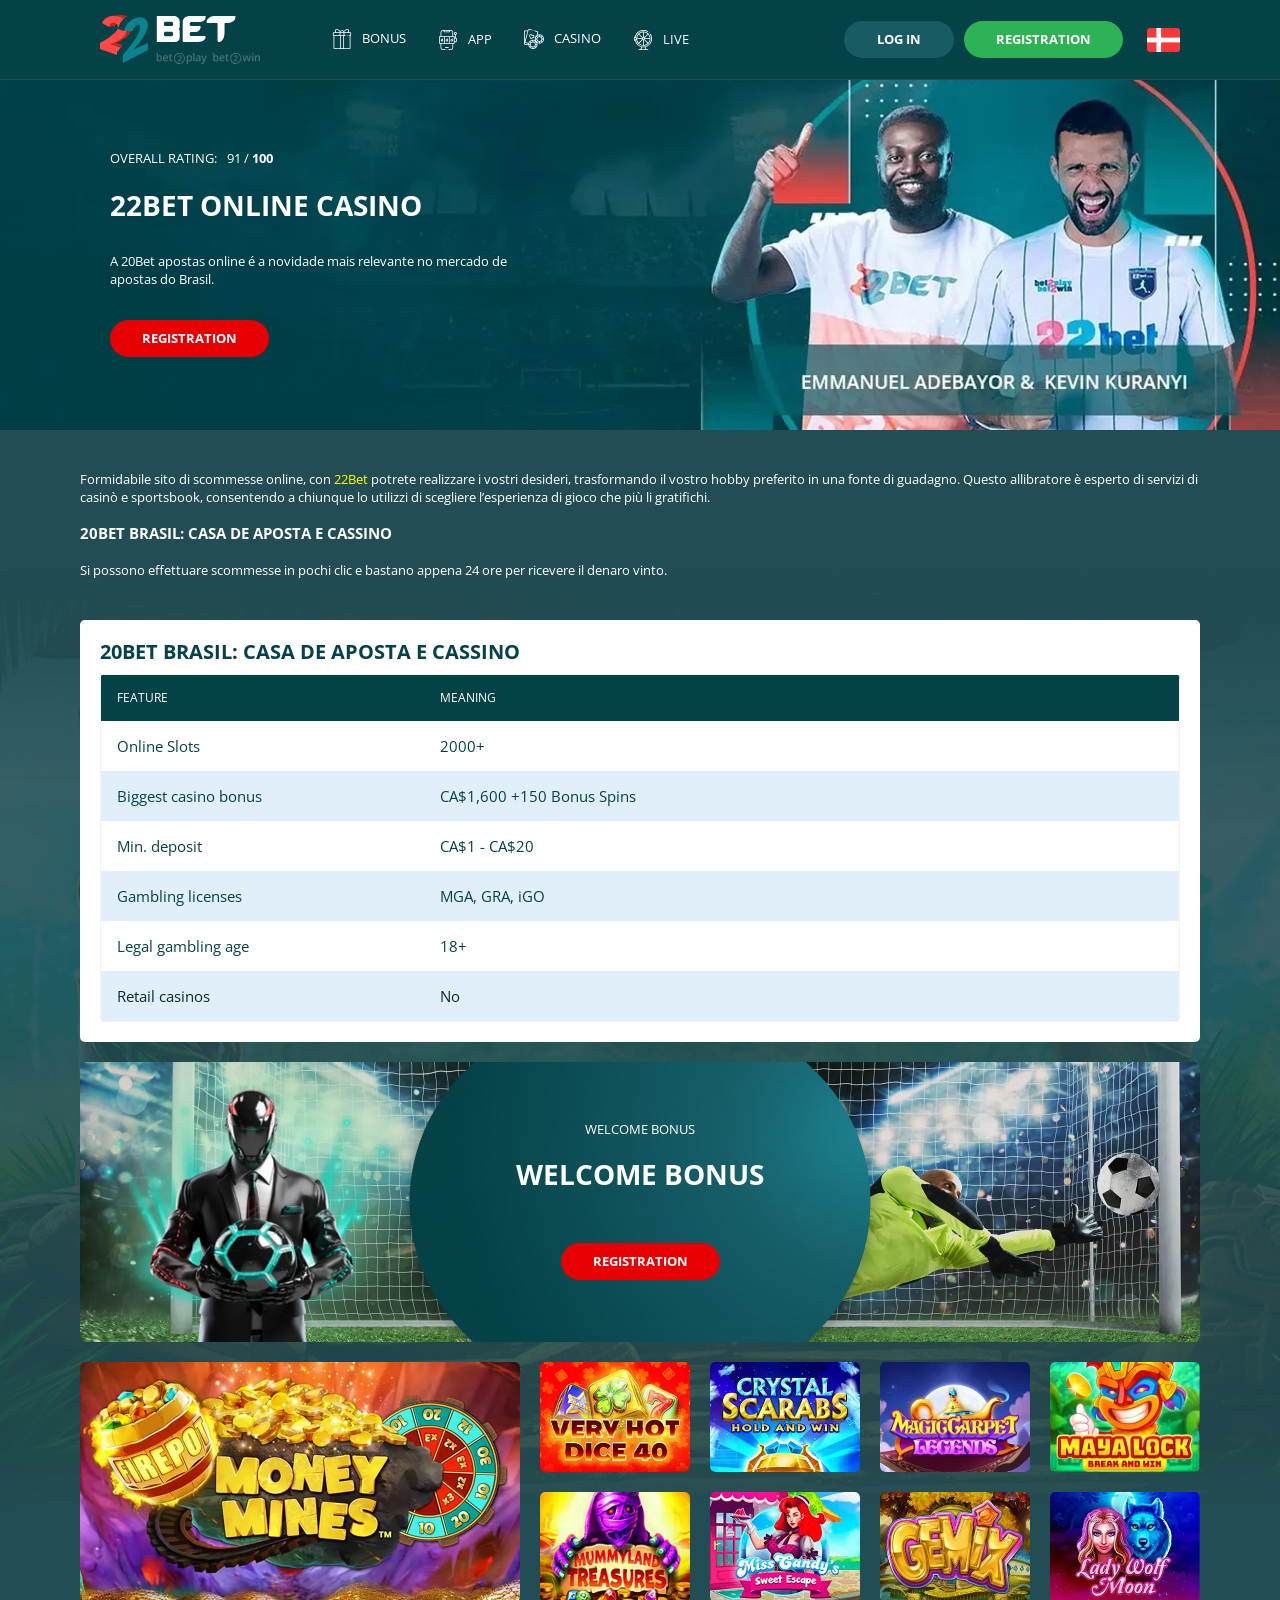
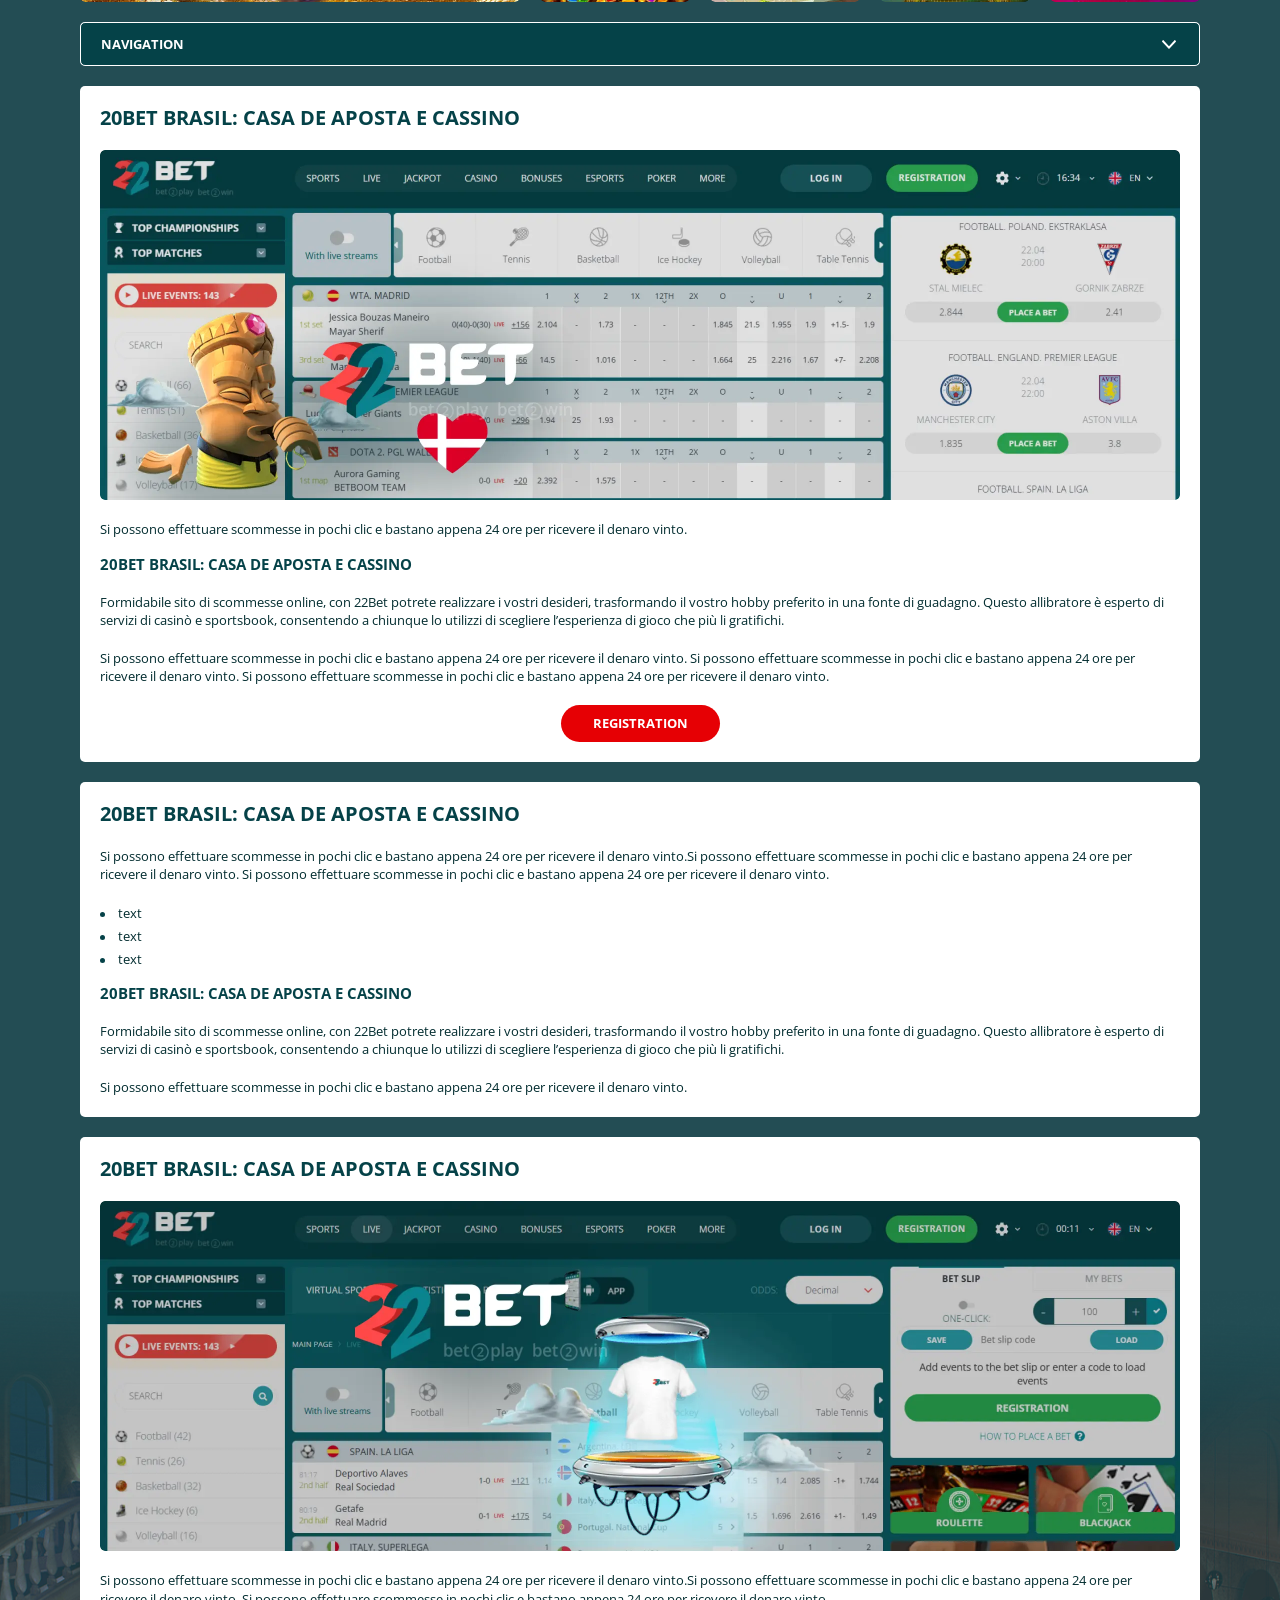
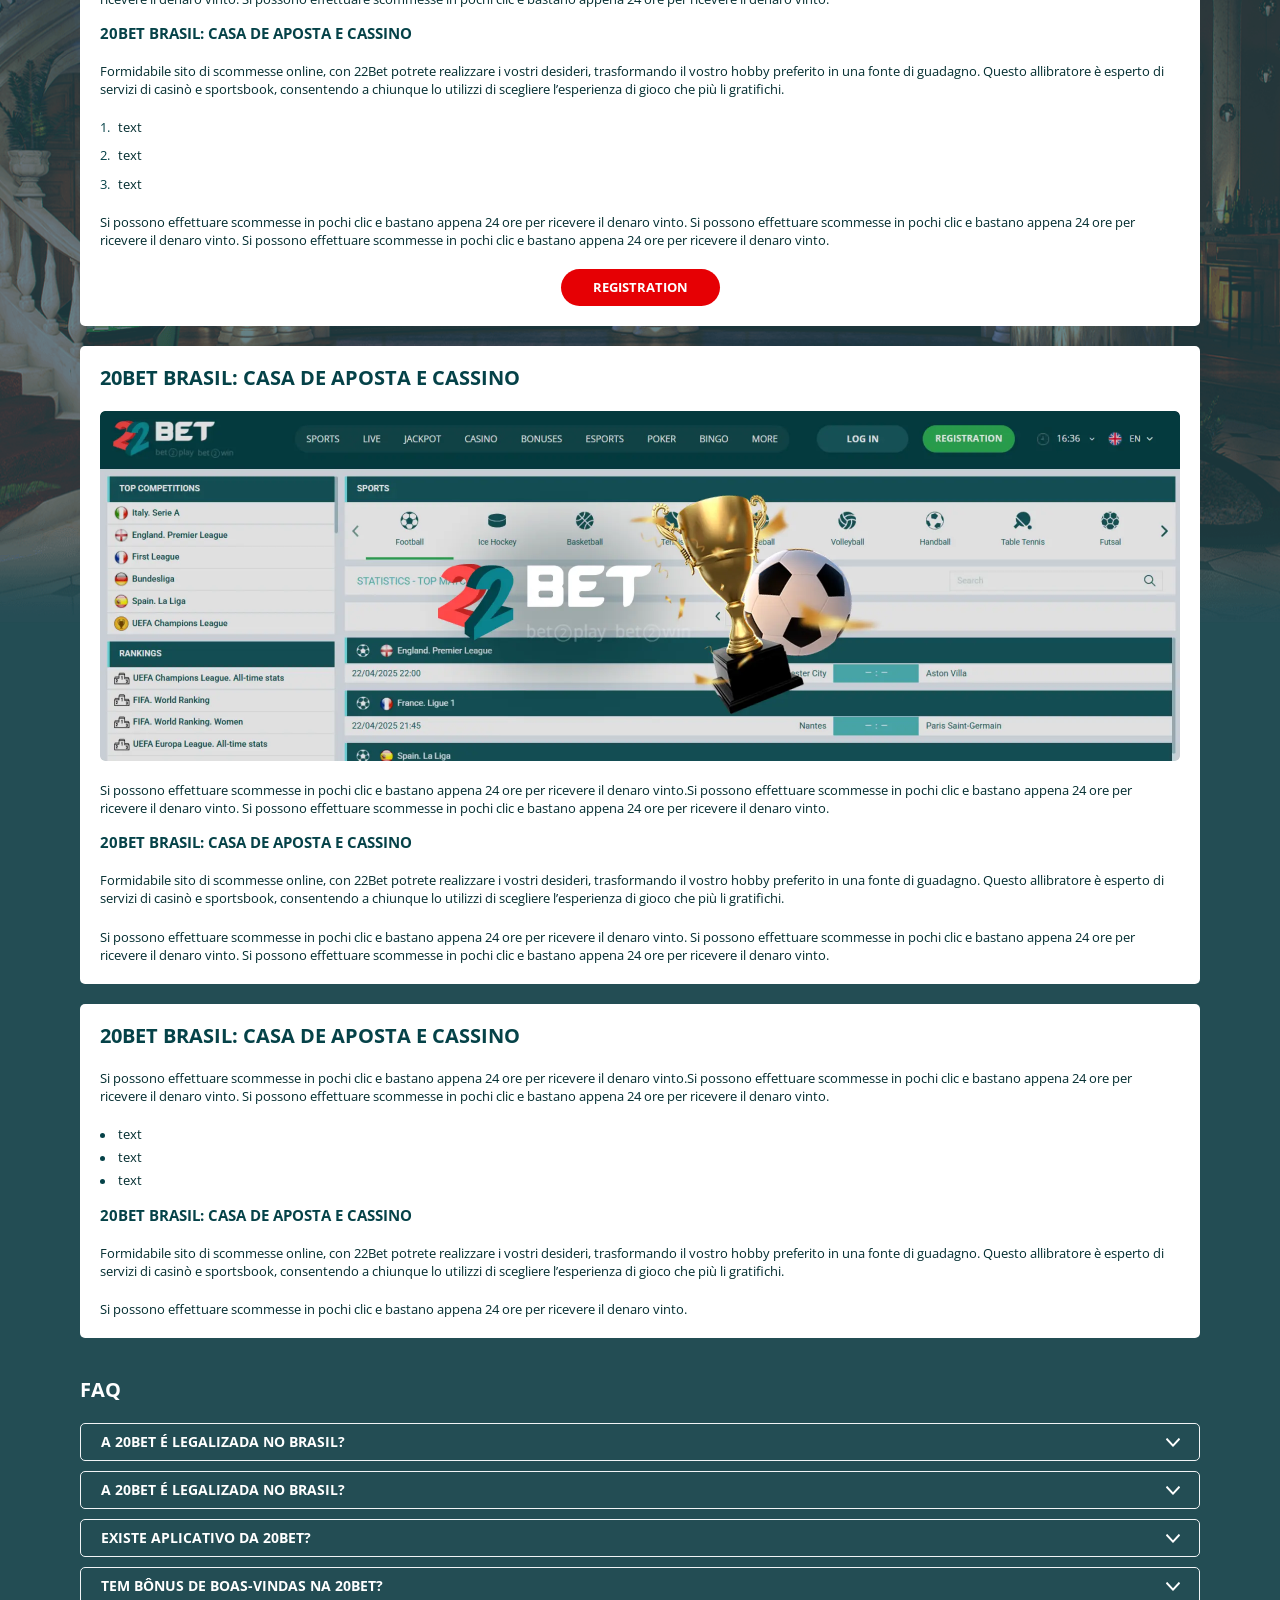
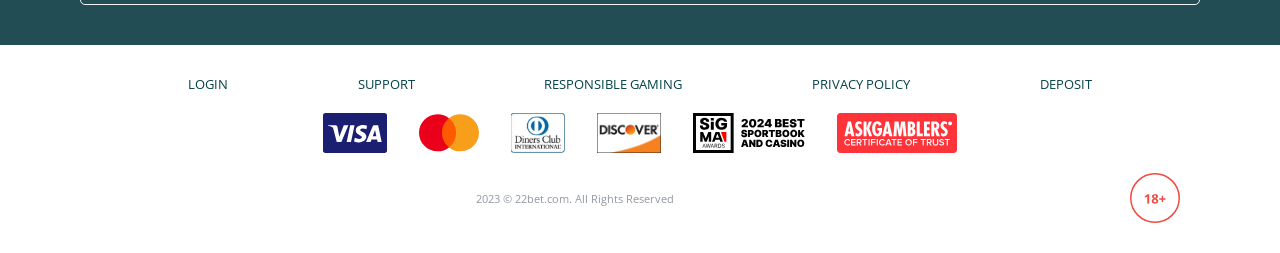
<file: index.html>
<!DOCTYPE html>
<html lang="dk">
  <head>
    <meta charset="UTF-8" />
   
    <meta name="viewport" content="width=device-width, initial-scale=1.0" />
    <title>22Bet </title>
    <meta name="description" content />
    <meta property="og:site_name" content />
    <meta property="og:title" content />
    <meta property="og:type" content="website" />
    <meta property="og:url" content />
    <meta property="og:image" content />
    <meta property="og:image:alt" content />
    <meta property="og:locale" content="dk" />
    <meta property="og:description" content />
    <link rel="preconnect" href="https://fonts.googleapis.com" />
    <link rel="preconnect" href="https://fonts.gstatic.com" crossorigin="anonymous" />
   <link href="https://fonts.googleapis.com/css2?family=Open+Sans:ital,wght@0,300..800;1,300..800&display=swap" rel="stylesheet">
<link href="https://fonts.googleapis.com/css?family=Roboto+Condensed&display=swap" rel="stylesheet">

   <link rel="stylesheet" href="./css/reset.css" />
    <link rel="stylesheet" href="./css/main.css" />
    <link rel="stylesheet" href="./css/media.css"/>
    <link rel="icon" href="./images/Group.png" type="image/x-icon"/>
    <script
    src="https://code.jquery.com/jquery-3.6.1.min.js"
    integrity="sha256-o88AwQnZB+VDvE9tvIXrMQaPlFFSUTR+nldQm1LuPXQ="
    crossorigin="anonymous"
  ></script>
  </head>
  <body>
    <header class="header">
      <section class="content header__content">
        <a href="./index.html" class="logo header__logo"
          ><img src="./images/logo.svg" alt="logo" title
        /></a>
        <button class="header__btn-menu" >
          <svg width="16px" height="16px" viewBox="0 0 16 16" xmlns="http://www.w3.org/2000/svg">
              <rect y="0" width="16" height="3" rx="1.5"></rect>
              <rect y="6.5" width="16" height="3" rx="1.5"></rect>
              <rect y="13" width="16" height="3" rx="1.5"></rect>
            </svg>
        </button>

          <nav class="menu header__menu">
            <ul class="header__menu-list">
                
              <li class="" >
              <div class="header__menu-wrapper">
                <div class="js-button-expander js-button-expander--menu" >
                <a href="./bonus.html" >
                  <img src="./images/header-bonus.svg" alt="" title>
                <span>Bonus</span>
              </a>
              </div>
              <div class="header__menu-wrap js-expand-content js-expand-content--menu">
                <ul >
                  <li>
                    <a href="./freeSpins.html">
                    <span>Free Spins</span>
                  </a></li>
                  <li><a href="./promoCode.html">
                    <span>Promo Code</span>
                  </a>
                </li>
                  <li><a href="./welcomeBonus.html">
                    <span>Welcome Bonus</span>
                  </a>
                </li>
                <li><a href="./vip.html">
                    <span>VIP</span>
                  </a>
                </li>
                </ul>
              </div>
              </div>
               <a href="./bonus.html" class="header__menu-item">
                <img src="./images/header-bonus.svg" alt="" title>
                <span>Bonus</span>
              </a>
            </li>
              <li>
                <a href="./app.html">
                  <img src="./images/header-app.svg" alt="" title>
                <span> App</span>
                </a>
              </li>
              
              <li class="">
              <div class="header__menu-wrapper">
                <div class="js-button-expander js-button-expander--menu" >
                <a href="./casino.html" >
                  <img src="./images/header-casino.svg" alt="" title>
                <span> Casino</span>
              </a>
              </div>
              <div class="header__menu-wrap js-expand-content js-expand-content--menu">
                <ul >
                  <li>
                    <a href="./slots.html">
                    <span>Slots</span>
                  </a></li>
                 
                </ul>
              </div>
              </div>
               <a href="./casino.html" class="header__menu-item">
                 <img src="./images/header-casino.svg" alt="" title>
                <span>Casino</span>
              </a>
            </li>
               <li>
                <a href="./live.html">
                  <img src="./images/header-live.svg" alt="" title>
               <span>Live</span>
                </a>
              </li>
              <li>
                    <a href="./freeSpins.html">
                    <span>Free Spins</span>
                  </a></li>
                  <li><a href="./promoCode.html">
                    <span>Promo Code</span>
                  </a>
                </li>
                  <li><a href="./welcomeBonus.html">
                    <span>Welcome Bonus</span>
                  </a>
                </li>
                <li><a href="./vip.html">
                    <span>VIP</span>
                  </a>
                </li>
             <li>
                    <a href="./slots.html">
                    <span>Slots</span>
                  </a></li>
             
             
            </ul>
            <div class="header__button header__button-menu " >
              <a href="#" class="button  button__login-menu">log in</a>
              <a href="#" class="button button__menu">registration</a>
            </div>
           
          </nav>
            <a href="#" class="button button__login">log in</a>
            <a href="#" class="button button__singup">registration</a>
            <!-- <div id="clock" class="header__time">00:00</div> -->
            <a href="" class="header__flag">
                <span><img src="./images/flag.png" alt="flag" title /></span>
               
              </a>
      </section>
    </header>
     <main class="main home main-page">
        <section class=" hero hero__page">
           
            <div class="background">
              <img src="./images/main/bg-main.webp" alt="hero" title />
              
            </div>
            <div class="hero__wrapper">
              <div class="hero__data">
                <div class="hero__rating" >
                  <p class="hero__ratingText">Overall Rating:</p>
                 
                  <span >
                    <span >91</span>
                  <span>/</span> 
                  <span >100</span>
                  
                  </span>
                </div>
                <h1 class="title general hero__title">
                 22Bet Online casino
                </h1>
                <p class="hero__text">A 20Bet apostas online é a novidade mais relevante no mercado de apostas do Brasil.</p>
                <a href="#" class="button  hero__button">registration</a>
               
              </div>
             
            </div>
            
          </section>

       

      <section class="main__wrap main__wrap-page">
       
       <section class="content__wrapper content__wrapper-page">

        
       
          <section class="content article article__background">
            <p>Formidabile sito di scommesse online, con <a href="#">22Bet</a> potrete realizzare i vostri desideri, trasformando il vostro hobby preferito in una fonte di guadagno. Questo allibratore è esperto di servizi di casinò e sportsbook, consentendo a chiunque lo utilizzi di scegliere l’esperienza di gioco che più li gratifichi.</p>
            <h2 class="article__subtitle">20Bet Brasil: Casa de Aposta e Cassino</h2>
            <p>Si possono effettuare scommesse in pochi clic e bastano appena 24 ore per ricevere il denaro vinto.</p>
          </section>
      <section class="content features">
         <h2 class="title high features__title">20Bet Brasil: Casa de Aposta e Cassino</h2>
           
            <div class="table__wrapper">
            <table class="features__table features__table-main">
              <thead>
                  <tr>
                   <th>Feature</th>
                   <th>Meaning</th>


         
                  </tr>
                </thead>
              <tbody>
                
                <tr>
                
                  <td>Online Slots</td>
                  <td>2000+</td>
                </tr>
                  <tr>
                
                  <td>Biggest casino bonus</td>
                  <td>CA$1,600 +150 Bonus Spins</td>
                </tr>
                  <tr>
                
                  <td>Min. deposit</td>
                  <td>CA$1 - CA$20</td>
                </tr>
                  <tr>
                
                  <td>Gambling licenses</td>
                  <td>MGA, GRA, iGO</td>
                </tr>
                  <tr>
                
                  <td>Legal gambling age</td>
                  <td>18+</td>
                </tr>
                  <tr>
                
                  <td>Retail casinos</td>
                  <td>No</td>
                </tr>
                 
                 
              </tbody>
            </table>
          </div>
           </section>  

        
             
             <section class="content banner banner-main">
            <div class="background ">
              
              <img src="./images/main/banner-main.webp" alt="banner" title />
              <div class="background-banner ">
              
              <img src="./images/layout-images/banner-frame.png" alt="banner" title />
              
            </div>
            </div>
            <div class="banner__info">
              <p class="banner__subtitle">Welcome Bonus</p>
              
              <h2 class="title high banner__title-main">
                  
           Welcome Bonus
              </h2>
            
              <a href="#" class="button banner__button">registration</a>
            </div>
          </section>
          
           <section class="content casino">
             <ul class="casino__list casino__listFirst">
                <li class="casino__item">
                    <div class="casino__wrapper">
                      <img class="casino__img" src="./images/main/card-main1.webp" alt="" title>
                    <div class="casino__hover casino__hover-live">
                        
                        <div class="casino-box">
                            
                        <a href="#" class="button  casino__buttons"><img src="./images/card-button.svg" alt="" title></a>
                        <h3>Play for free</h3>
                        </div>
                    </div>
                    </div>
                    
                </li>
             </ul>
           
              <ul class="casino__list">
               
                <li class="casino__item">
                  <div class="casino__wrapper">
                    <img class="casino__img" src="./images/main/card-main2.webp" alt="" title>
                <div class="casino__hover casino__hover-live">
                      
                        <div class="casino-box">
                            
                        <a href="#" class="button  casino__buttons"><img src="./images/card-button.svg" alt="" title></a>
                       <h3>Play for free</h3>
                      </div>
                    </div>
                  </div>
                 
              </li>
              <li class="casino__item">
                <div class="casino__wrapper">
                  <img class="casino__img" src="./images/main/card-main3.webp" alt="" title>
               <div class="casino__hover casino__hover-live">
                        
                        <div class="casino-box">
                            
                        <a href="#" class="button  casino__buttons"><img src="./images/card-button.svg" alt="" title></a>
                       <h3>Play for free</h3>
                      </div>
                    </div>
               
            </li>
             <li class="casino__item">
                <div class="casino__wrapper">
                  <img class="casino__img" src="./images/main/card-main4.webp" alt="" title>
               <div class="casino__hover casino__hover-live">
                        
                        <div class="casino-box">
                            
                        <a href="#" class="button  casino__buttons"><img src="./images/card-button.svg" alt="" title></a>
                        <h3>Play for free</h3>
                      </div>
                    </div>
               
            </li>
             <li class="casino__item">
                <div class="casino__wrapper">
                  <img class="casino__img" src="./images/main/card-main5.webp" alt="" title>
               <div class="casino__hover casino__hover-live">
                        
                        <div class="casino-box">
                            
                        <a href="#" class="button  casino__buttons"><img src="./images/card-button.svg" alt="" title></a>
                        <h3>Play for free</h3>
                      </div>
                    </div>
               
            </li>
             <li class="casino__item">
                <div class="casino__wrapper">
                  <img class="casino__img" src="./images/main/card-main6.webp" alt="" title>
               <div class="casino__hover casino__hover-live">
                        
                        <div class="casino-box">
                            
                        <a href="#" class="button  casino__buttons"><img src="./images/card-button.svg" alt="" title></a>
                        <h3>Play for free</h3>
                      </div>
                    </div>
               
            </li>
              <li class="casino__item">
                <div class="casino__wrapper">
                  <img class="casino__img" src="./images/main/card-main7.webp" alt="" title>
               <div class="casino__hover casino__hover-live">
                        
                        <div class="casino-box">
                            
                        <a href="#" class="button  casino__buttons"><img src="./images/card-button.svg" alt="" title></a>
                        <h3>Play for free</h3>
                      </div>
                    </div>
               
            </li>
              <li class="casino__item">
                <div class="casino__wrapper">
                  <img class="casino__img" src="./images/main/card-main8.webp" alt="" title>
               <div class="casino__hover casino__hover-live">
                        
                        <div class="casino-box">
                            
                        <a href="#" class="button  casino__buttons"><img src="./images/card-button.svg" alt="" title></a>
                        <h3>Play for free</h3>
                      </div>
                    </div>
               
            </li>
             <li class="casino__item">
                <div class="casino__wrapper">
                  <img class="casino__img" src="./images/main/card-main9.webp" alt="" title>
               <div class="casino__hover casino__hover-live">
                        
                        <div class="casino-box">
                            
                        <a href="#" class="button  casino__buttons"><img src="./images/card-button.svg" alt="" title></a>
                       <h3>Play for free</h3>
                      </div>
                    </div>
               
            </li>
           
           
    
      

              </ul>
         </section>
              <section class="content menu-review__content">
              

            
                <div class="menu__review-desk menu__review-content">Navigation</div>
                <ul class="menu__review menu__review-list">
                  <li><a href="#">Lorem ipsum dolor sit</a></li>
                    <li><a href="#">Amet consectetur adipiscing</a></li>
                      <li><a href="#">Quisque faucibus ex sapien vitae</a></li>
                        <li><a href="#">Ut hendrerit sempero</a></li>
                          <li><a href="#">Pulvinar vivamus fringilla</a></li>
                           <li><a href="#">Ad litora torquent per conubia</a></li>
                         
                          
                </ul>
             
          
          </section>
          
        
          <section class="content article">
            <h2 class="title high article__title">20Bet Brasil: Casa de Aposta e Cassino</h2>
             <div class="images">
              <img src="./images/main/image1-main.webp" alt="banner" title />
            </div>
            <p>
            Si possono effettuare scommesse in pochi clic e bastano appena 24 ore per ricevere il denaro vinto. </p>
            <h3>20Bet Brasil: Casa de Aposta e Cassino</h3>
            <p>Formidabile sito di scommesse online, con 22Bet potrete realizzare i vostri desideri, trasformando il vostro hobby preferito in una fonte di guadagno. Questo allibratore è esperto di servizi di casinò e sportsbook, consentendo a chiunque lo utilizzi di scegliere l’esperienza di gioco che più li gratifichi.</p>
           
            <p>Si possono effettuare scommesse in pochi clic e bastano appena 24 ore per ricevere il denaro vinto. Si possono effettuare scommesse in pochi clic e bastano appena 24 ore per ricevere il denaro vinto. Si possono effettuare scommesse in pochi clic e bastano appena 24 ore per ricevere il denaro vinto.</p>
                  <a href="#" class="button">registration</a>
          </section>
           <section class="content article">
            <h2 class="title high article__title">20Bet Brasil: Casa de Aposta e Cassino</h2>
            
            <p>
             Si possono effettuare scommesse in pochi clic e bastano appena 24 ore per ricevere il denaro vinto.Si possono effettuare scommesse in pochi clic e bastano appena 24 ore per ricevere il denaro vinto. Si possono effettuare scommesse in pochi clic e bastano appena 24 ore per ricevere il denaro vinto.
            </p>
           <ul>
            <li>text</li>
            <li>text</li>
            <li>text</li>
               </ul>
               <h3>20Bet Brasil: Casa de Aposta e Cassino</h3>
            
               <p>Formidabile sito di scommesse online, con 22Bet potrete realizzare i vostri desideri, trasformando il vostro hobby preferito in una fonte di guadagno. Questo allibratore è esperto di servizi di casinò e sportsbook, consentendo a chiunque lo utilizzi di scegliere l’esperienza di gioco che più li gratifichi.</p>
               <p>Si possono effettuare scommesse in pochi clic e bastano appena 24 ore per ricevere il denaro vinto.</p>
          </section>
           <section class="content article">
            <h2 class="title high article__title">20Bet Brasil: Casa de Aposta e Cassino</h2>
             <div class="images">
              <img src="./images/main/image2-main.webp" alt="banner" title />
            </div>
           
            <p>
             Si possono effettuare scommesse in pochi clic e bastano appena 24 ore per ricevere il denaro vinto.Si possono effettuare scommesse in pochi clic e bastano appena 24 ore per ricevere il denaro vinto. Si possono effettuare scommesse in pochi clic e bastano appena 24 ore per ricevere il denaro vinto.
            </p>
            <h3>20Bet Brasil: Casa de Aposta e Cassino</h3>
            <p>Formidabile sito di scommesse online, con 22Bet potrete realizzare i vostri desideri, trasformando il vostro hobby preferito in una fonte di guadagno. Questo allibratore è esperto di servizi di casinò e sportsbook, consentendo a chiunque lo utilizzi di scegliere l’esperienza di gioco che più li gratifichi.</p>
           <ol>
              <li>text</li>
            <li>text</li>
            <li>text</li>
               </ol>
            <p>Si possono effettuare scommesse in pochi clic e bastano appena 24 ore per ricevere il denaro vinto. Si possono effettuare scommesse in pochi clic e bastano appena 24 ore per ricevere il denaro vinto. Si possono effettuare scommesse in pochi clic e bastano appena 24 ore per ricevere il denaro vinto.</p>
         <a href="#" class="button">registration</a>
          </section>
          
           <section class="content article">
            <h2 class="title high article__title">20Bet Brasil: Casa de Aposta e Cassino</h2>
             <div class="images">
              <img src="./images/main/image3-main.webp" alt="banner" title />
            </div>
           
            <p>
             Si possono effettuare scommesse in pochi clic e bastano appena 24 ore per ricevere il denaro vinto.Si possono effettuare scommesse in pochi clic e bastano appena 24 ore per ricevere il denaro vinto. Si possono effettuare scommesse in pochi clic e bastano appena 24 ore per ricevere il denaro vinto.
            </p>
              <h3>20Bet Brasil: Casa de Aposta e Cassino</h3>
             <p>
             Formidabile sito di scommesse online, con 22Bet potrete realizzare i vostri desideri, trasformando il vostro hobby preferito in una fonte di guadagno. Questo allibratore è esperto di servizi di casinò e sportsbook, consentendo a chiunque lo utilizzi di scegliere l’esperienza di gioco che più li gratifichi.
            </p>
          
            <p>Si possono effettuare scommesse in pochi clic e bastano appena 24 ore per ricevere il denaro vinto. Si possono effettuare scommesse in pochi clic e bastano appena 24 ore per ricevere il denaro vinto. Si possono effettuare scommesse in pochi clic e bastano appena 24 ore per ricevere il denaro vinto.</p>
          </section>
               <section class="content article">
            <h2 class="title high article__title">20Bet Brasil: Casa de Aposta e Cassino</h2>
            
            <p>
             Si possono effettuare scommesse in pochi clic e bastano appena 24 ore per ricevere il denaro vinto.Si possono effettuare scommesse in pochi clic e bastano appena 24 ore per ricevere il denaro vinto. Si possono effettuare scommesse in pochi clic e bastano appena 24 ore per ricevere il denaro vinto.
            </p>
           <ul>
            <li>text</li>
            <li>text</li>
            <li>text</li>
               </ul>
               <h3>20Bet Brasil: Casa de Aposta e Cassino</h3>
            
               <p>Formidabile sito di scommesse online, con 22Bet potrete realizzare i vostri desideri, trasformando il vostro hobby preferito in una fonte di guadagno. Questo allibratore è esperto di servizi di casinò e sportsbook, consentendo a chiunque lo utilizzi di scegliere l’esperienza di gioco che più li gratifichi.</p>
               <p>Si possono effettuare scommesse in pochi clic e bastano appena 24 ore per ricevere il denaro vinto.</p>
          </section>
          
         
          <section class="content faq">
            <h2 class="title high faq__title">FAQ</h2>
            <ol class="faq__list " >
              <li class="faq__item"  >
                <h3 class="title medium faq__subtitle js-button-expander js-button-expander--faq"  >A 20Bet é legalizada no Brasil?
                 </h3>
                <div  class="faq__answer js-expand-content js-expand-content--faq" >
                  <p>Formidabile sito di scommesse online, con 22Bet potrete realizzare i vostri desideri, trasformando il vostro hobby preferito in una fonte di guadagno. Questo allibratore è esperto di servizi di casinò e sportsbook, consentendo a chiunque lo utilizzi di scegliere l’esperienza di gioco che più li gratifichi.</p>
                  <p  >
                    Sim, a casa de apostas tem licença emitida por Curaçao, que é reconhecida no Brasil e a permite atuar por aqui.
                  </p>
                </div>
              </li>
              <li class="faq__item"  >
                <h3 class="title medium faq__subtitle js-button-expander js-button-expander--faq"  >A 20Bet é legalizada no Brasil?</h3>
                <div class="faq__answer js-expand-content js-expand-content--faq" >
                   <p>Formidabile sito di scommesse online, con 22Bet potrete realizzare i vostri desideri, trasformando il vostro hobby preferito in una fonte di guadagno. Questo allibratore è esperto di servizi di casinò e sportsbook, consentendo a chiunque lo utilizzi di scegliere l’esperienza di gioco che più li gratifichi.</p>
                  <p  >
                    Sim, a casa de apostas tem licença emitida por Curaçao, que é reconhecida no Brasil e a permite atuar por aqui.
                  </p>
                </div>
              </li> 
              <li class="faq__item"  >
                <h3 class="title medium faq__subtitle js-button-expander js-button-expander--faq"  >Existe aplicativo da 20Bet?</h3>
                <div class="faq__answer js-expand-content js-expand-content--faq" >
                  <p>Formidabile sito di scommesse online, con 22Bet mpotrete realizzare i vostri desideri, trasformando il vostro hobby preferito in una fonte di guadagno. Questo allibratore è esperto di servizi di casinò e sportsbook, consentendo a chiunque lo utilizzi di scegliere l’esperienza di gioco che più li gratifichi.</p>
                  <p  >
                    Sim, a casa de apostas tem licença emitida por Curaçao, que é reconhecida no Brasil e a permite atuar por aqui.
                  </p>
                </div>
              </li> 
              <li class="faq__item"  >
                <h3 class="title medium faq__subtitle js-button-expander js-button-expander--faq"  >Tem bônus de boas-vindas na 20Bet?</h3>
                <div class="faq__answer js-expand-content js-expand-content--faq" >
                  <p>Formidabile sito di scommesse online, con 22Bet potrete realizzare i vostri desideri, trasformando il vostro hobby preferito in una fonte di guadagno. Questo allibratore è esperto di servizi di casinò e sportsbook, consentendo a chiunque lo utilizzi di scegliere l’esperienza di gioco che più li gratifichi.</p>
                  <p  >
                    Sim, a casa de apostas tem licença emitida por Curaçao, que é reconhecida no Brasil e a permite atuar por aqui.
                  </p>
                </div>
              </li> 
             
            </ol>
          </section>
          
        </section> 
      
        <div class=""  onclick="scrollToTop()">
          <button class="main__arrow" id="scrollToTopBtn"></button>
        </div> 
        
      </section>
    </main> 
     <footer class=" footer ">
      <section class="content footer__content">
        <ul class="footer__menu">
         <li><a href="./login.html">Login</a></li>
         <li><a href="./support.html">Support</a></li>
         <li><a href="./responsible.html">Responsible Gaming</a></li>
         <li><a href="./policy.html">Privacy Policy</a></li>
         <li><a href="./deposit.html">Deposit</a></li>
        </ul>
       
          <ul class="footer__cards-list">
           
            <li>
              <a href="#"
                ><img src="./images/visa.svg" alt="cardvisa" title
              /></a>
            </li>
            <li>
              <a href="#"
                ><img
                  src="./images/mastercard.svg"
                  alt="mastercard"
                  title
              /></a>
            </li>
            <li>
                <a href="#"
                  ><img src="./images/diners.svg" alt="diners" title
                /></a>
              </li>
              <li>
                <a href="#"
                  ><img src="./images/discover.svg" alt="discover" title
                /></a>
              </li>
              <li>
                <a href="#"
                  ><img src="./images/sigma.svg" alt="sigma" title
                /></a>
              </li>
              <li>
                <a href="#"
                  ><img src="./images/ask.svg" alt="ask" title
                /></a>
              </li>
            
          </ul>
       
        <div class="footer__wrapp">
          <div class="footer__text">
           
            <p>2023 &copy; 22bet.com. All Rights Reserved
</p>
           
          </div>
          <div class="footer__age">
            <img src="./images/age.svg" alt="age" title />
          </div>
        </div>
      
      </section>
    </footer>
    <script src="./js/arrowUp.js" defer></script>
    <script src="./js/sidebar.js" defer></script>
    <script src="./js/expander.js" defer></script>
    <script src="./js/mobile-menu.js" defer></script>
    <!-- <script src="./js/clock.js" defer></script> -->
  </body>
</html>
</file>
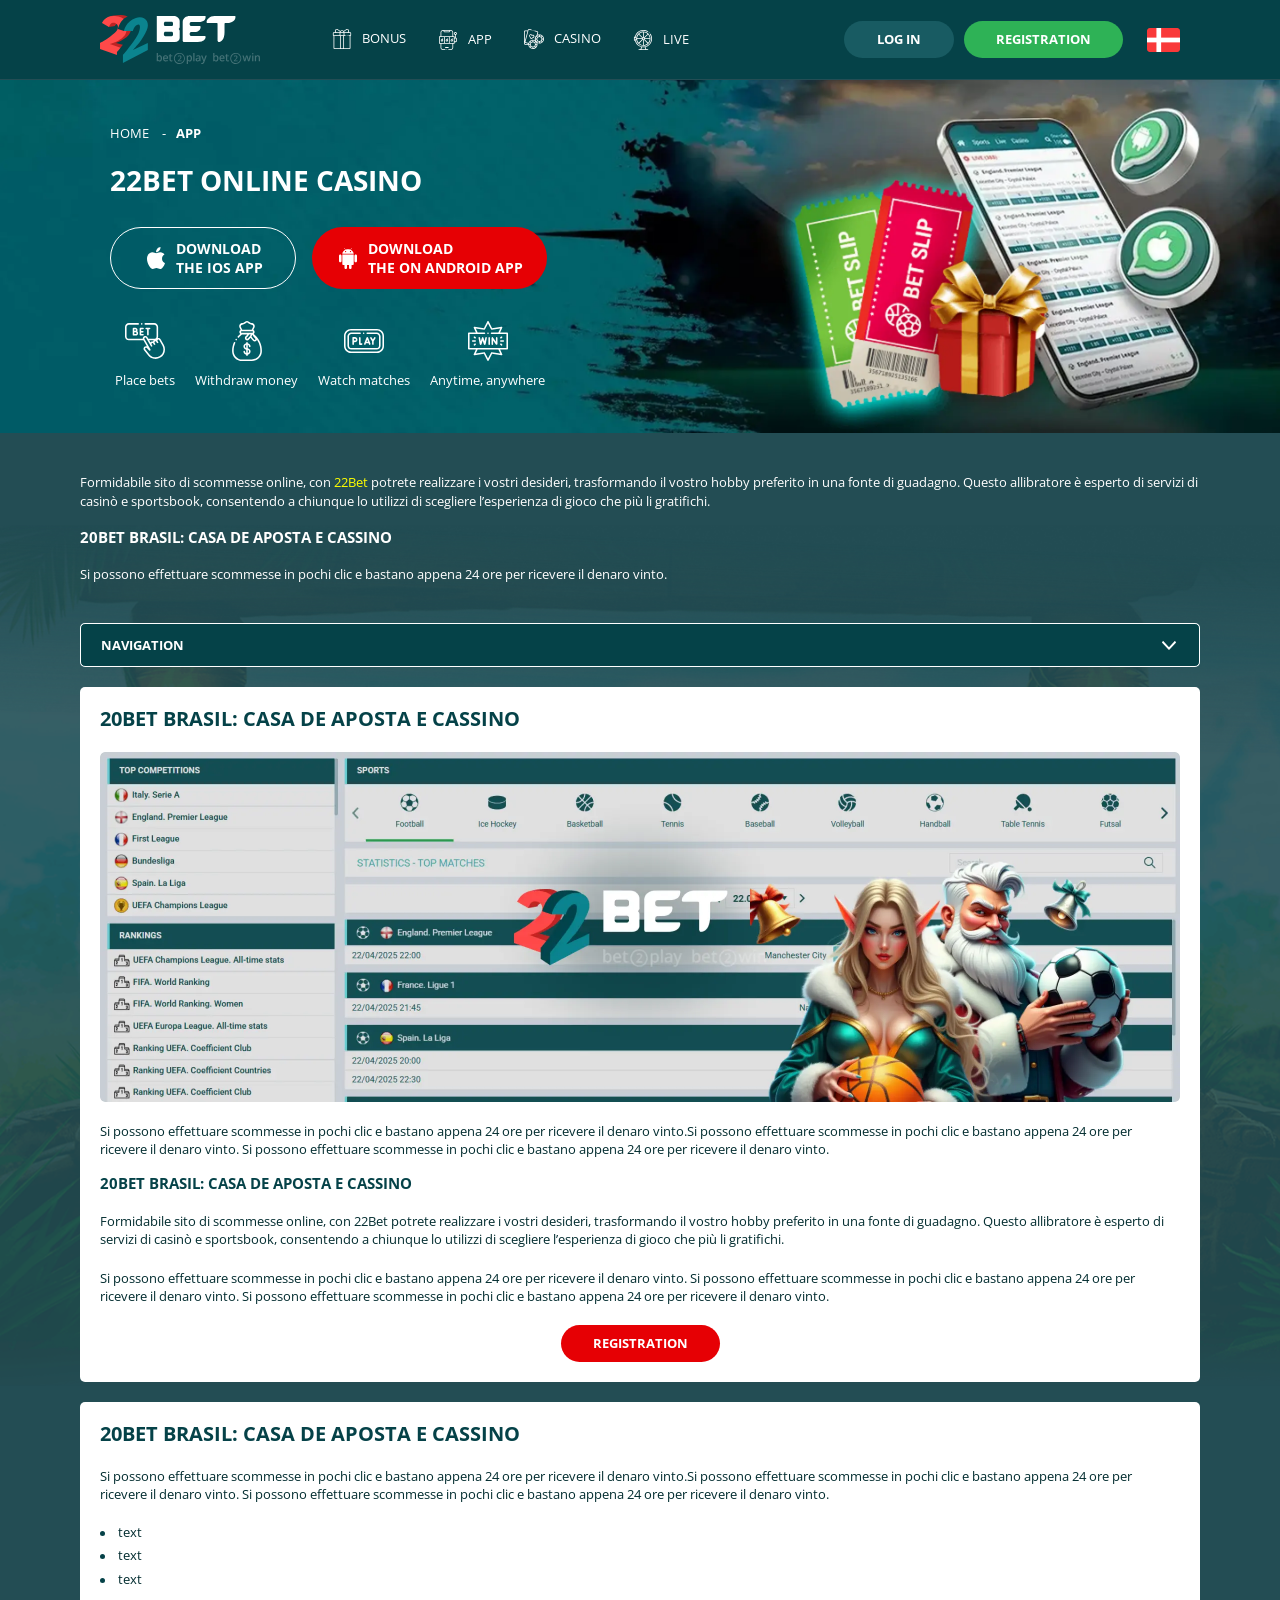
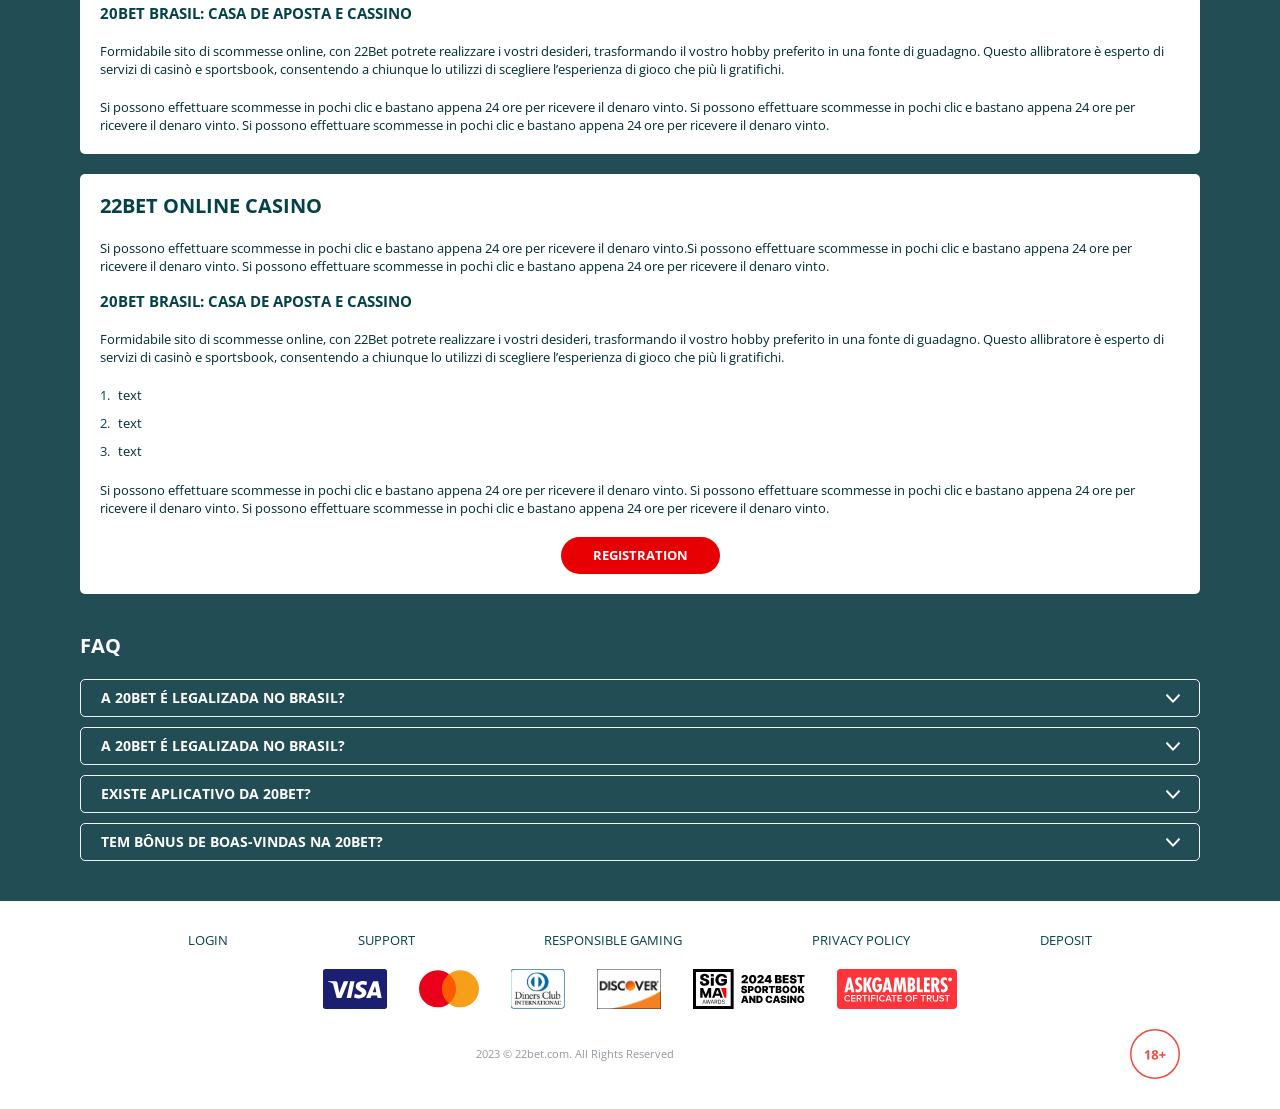
<file: app.html>
<!DOCTYPE html>
<html lang="dk">
  <head>
    <meta charset="UTF-8" />
   
    <meta name="viewport" content="width=device-width, initial-scale=1.0" />
    <title>22Bet </title>
    <meta name="description" content />
    <meta property="og:site_name" content />
    <meta property="og:title" content />
    <meta property="og:type" content="website" />
    <meta property="og:url" content />
    <meta property="og:image" content />
    <meta property="og:image:alt" content />
    <meta property="og:locale" content="dk" />
    <meta property="og:description" content />
    <link rel="preconnect" href="https://fonts.googleapis.com" />
    <link rel="preconnect" href="https://fonts.gstatic.com" crossorigin="anonymous" />
   <link href="https://fonts.googleapis.com/css2?family=Open+Sans:ital,wght@0,300..800;1,300..800&display=swap" rel="stylesheet">
<link href="https://fonts.googleapis.com/css?family=Roboto+Condensed&display=swap" rel="stylesheet">

   <link rel="stylesheet" href="./css/reset.css" />
    <link rel="stylesheet" href="./css/main.css" />
    <link rel="stylesheet" href="./css/media.css"/>
    <link rel="icon" href="./images/Group.png" type="image/x-icon"/>
    <script
    src="https://code.jquery.com/jquery-3.6.1.min.js"
    integrity="sha256-o88AwQnZB+VDvE9tvIXrMQaPlFFSUTR+nldQm1LuPXQ="
    crossorigin="anonymous"
  ></script>
  </head>
  <body>
    <header class="header">
      <section class="content header__content">
        <a href="./index.html" class="logo header__logo"
          ><img src="./images/logo.svg" alt="logo" title
        /></a>
        <button class="header__btn-menu" >
          <svg width="16px" height="16px" viewBox="0 0 16 16" xmlns="http://www.w3.org/2000/svg">
              <rect y="0" width="16" height="3" rx="1.5"></rect>
              <rect y="6.5" width="16" height="3" rx="1.5"></rect>
              <rect y="13" width="16" height="3" rx="1.5"></rect>
            </svg>
        </button>

          <nav class="menu header__menu">
         <ul class="header__menu-list">
                
              <li class="" >
              <div class="header__menu-wrapper">
                <div class="js-button-expander js-button-expander--menu" >
                <a href="./bonus.html" >
                  <img src="./images/header-bonus.svg" alt="" title>
                <span>Bonus</span>
              </a>
              </div>
              <div class="header__menu-wrap js-expand-content js-expand-content--menu">
                <ul >
                  <li>
                    <a href="./freeSpins.html">
                    <span>Free Spins</span>
                  </a></li>
                  <li><a href="./promoCode.html">
                    <span>Promo Code</span>
                  </a>
                </li>
                  <li><a href="./welcomeBonus.html">
                    <span>Welcome Bonus</span>
                  </a>
                </li>
                <li><a href="./vip.html">
                    <span>VIP</span>
                  </a>
                </li>
                </ul>
              </div>
              </div>
               <a href="./bonus.html" class="header__menu-item">
                <img src="./images/header-bonus.svg" alt="" title>
                <span>Bonus</span>
              </a>
            </li>
              <li>
                <a href="./app.html">
                  <img src="./images/header-app.svg" alt="" title>
                <span> App</span>
                </a>
              </li>
              
              <li class="">
              <div class="header__menu-wrapper">
                <div class="js-button-expander js-button-expander--menu" >
                <a href="./casino.html" >
                  <img src="./images/header-casino.svg" alt="" title>
                <span> Casino</span>
              </a>
              </div>
              <div class="header__menu-wrap js-expand-content js-expand-content--menu">
                <ul >
                  <li>
                    <a href="./slots.html">
                    <span>Slots</span>
                  </a></li>
                 
                </ul>
              </div>
              </div>
               <a href="./casino.html" class="header__menu-item">
                 <img src="./images/header-casino.svg" alt="" title>
                <span>Casino</span>
              </a>
            </li>
               <li>
                <a href="./live.html">
                  <img src="./images/header-live.svg" alt="" title>
               <span>Live</span>
                </a>
              </li>
              <li>
                    <a href="./freeSpins.html">
                    <span>Free Spins</span>
                  </a></li>
                  <li><a href="./promoCode.html">
                    <span>Promo Code</span>
                  </a>
                </li>
                  <li><a href="./welcomeBonus.html">
                    <span>Welcome Bonus</span>
                  </a>
                </li>
                <li><a href="./vip.html">
                    <span>VIP</span>
                  </a>
                </li>
             <li>
                    <a href="./slots.html">
                    <span>Slots</span>
                  </a></li>
             
             
            </ul>
            <div class="header__button header__button-menu " >
              <a href="#" class="button  button__login-menu">log in</a>
              <a href="#" class="button button__menu">registration</a>
            </div>
           
          </nav>
            <a href="#" class="button button__login">log in</a>
            <a href="#" class="button button__singup">registration</a>
            <!-- <div id="clock" class="header__time">00:00</div> -->
            <a href="" class="header__flag">
                <span><img src="./images/flag.png" alt="flag" title /></span>
              
              </a>
      </section>
    </header>
     <main class="main home main-page">
        <section class=" hero hero__page">
           
            <div class="background background-page">
              <img src="./images/app/bg-app.webp" alt="hero" title />
              
            </div>
            <div class="hero__wrapper hero__wrapper-page">
              <div class="hero__data hero__data-bonus">
                <ul
                class="breadcrumbs "
                
              >
                <li
                  
                >
                  <a href="#" >
                    <span >Home</span></a
                  >
                 
                </li>
                <li
                  
                >
                  <a href="#" > <span >App</span></a>
                 
                </li>
              </ul>
                <h1 class="title general hero__title">
                  22Bet Online casino
                </h1>
                 
              <div class="banner__content banner__content-app">
             
                  <a href="#" class="banner__btn banner__btn-app">
                    <img src="./images/main/apple-app.svg" alt="icon" title>
                   Download </br> the 
IOS app
                  </a>
                  <a href="#" class="banner__btn banner__btn-android"
                    > <img src="./images/main/android-app.svg" alt="icon" title>Download </br> the  
on Android app</a
                  >
                </div>
                <ul class="hero__list">
                  <li><img src="./images/app/app-icon1.svg" alt="" title>
                  <p>Place bets</p></li>
                   <li><img src="./images/app/app-icon2.svg" alt="" title>
                  <p>Withdraw money</p></li>
                   <li><img src="./images/app/app-icon3.svg" alt="" title>
                  <p>Watch matches</p></li>
                   <li><img src="./images/app/app-icon4.svg" alt="" title>
                  <p>Anytime, anywhere</p></li>
                </ul>
              </div>
             
            </div>
          </section>
      <section class="main__wrap main__wrap-page">
       
       <section class="content__wrapper content__wrapper-page">

         
        
       <section class="content article article__background">
            <p>Formidabile sito di scommesse online, con <a href="#">22Bet</a> potrete realizzare i vostri desideri, trasformando il vostro hobby preferito in una fonte di guadagno. Questo allibratore è esperto di servizi di casinò e sportsbook, consentendo a chiunque lo utilizzi di scegliere l’esperienza di gioco che più li gratifichi.</p>
            <h2 class="article__subtitle">20Bet Brasil: Casa de Aposta e Cassino</h2>
            <p>Si possono effettuare scommesse in pochi clic e bastano appena 24 ore per ricevere il denaro vinto.</p>
          </section>
         
       <section class="content menu-review__content">
              

            
                <div class="menu__review-desk menu__review-content">Navigation</div>
                <ul class="menu__review menu__review-list">
                  <li><a href="#">Lorem ipsum dolor sit</a></li>
                    <li><a href="#">Amet consectetur adipiscing</a></li>
                      <li><a href="#">Quisque faucibus ex sapien vitae</a></li>
                        <li><a href="#">Ut hendrerit sempero</a></li>
                          <li><a href="#">Pulvinar vivamus fringilla</a></li>
                           <li><a href="#">Ad litora torquent per conubia</a></li>
                         
                          
                </ul>
             
          
          </section>
        
          <section class="content article">
            <h2 class="title high article__title">20Bet Brasil: Casa de Aposta e Cassino</h2>
             <div class="images">
              <img src="./images/app/image1-app.webp" alt="banner" title />
            </div>
            
            <p>
             Si possono effettuare scommesse in pochi clic e bastano appena 24 ore per ricevere il denaro vinto.Si possono effettuare scommesse in pochi clic e bastano appena 24 ore per ricevere il denaro vinto. Si possono effettuare scommesse in pochi clic e bastano appena 24 ore per ricevere il denaro vinto.
            </p>
            <h3>20Bet Brasil: Casa de Aposta e Cassino</h3>
          <p>
             Formidabile sito di scommesse online, con 22Bet potrete realizzare i vostri desideri, trasformando il vostro hobby preferito in una fonte di guadagno. Questo allibratore è esperto di servizi di casinò e sportsbook, consentendo a chiunque lo utilizzi di scegliere l’esperienza di gioco che più li gratifichi.
            </p>
            <p>Si possono effettuare scommesse in pochi clic e bastano appena 24 ore per ricevere il denaro vinto. Si possono effettuare scommesse in pochi clic e bastano appena 24 ore per ricevere il denaro vinto. Si possono effettuare scommesse in pochi clic e bastano appena 24 ore per ricevere il denaro vinto.</p>
          <a href="#" class="button">registration</a>
          </section>
         
         
                  <section class="content article">
            <h2 class="title high article__title">20Bet Brasil: Casa de Aposta e Cassino</h2>
            
            <p>
             Si possono effettuare scommesse in pochi clic e bastano appena 24 ore per ricevere il denaro vinto.Si possono effettuare scommesse in pochi clic e bastano appena 24 ore per ricevere il denaro vinto. Si possono effettuare scommesse in pochi clic e bastano appena 24 ore per ricevere il denaro vinto.
            </p>
           <ul>
            <li>text</li>
            <li>text</li>
            <li>text</li>
               </ul>
            <h3>20Bet Brasil: Casa de Aposta e Cassino</h3>
            <p>
             Formidabile sito di scommesse online, con 22Bet potrete realizzare i vostri desideri, trasformando il vostro hobby preferito in una fonte di guadagno. Questo allibratore è esperto di servizi di casinò e sportsbook, consentendo a chiunque lo utilizzi di scegliere l’esperienza di gioco che più li gratifichi.
            </p>
            <p>Si possono effettuare scommesse in pochi clic e bastano appena 24 ore per ricevere il denaro vinto. Si possono effettuare scommesse in pochi clic e bastano appena 24 ore per ricevere il denaro vinto. Si possono effettuare scommesse in pochi clic e bastano appena 24 ore per ricevere il denaro vinto.</p>
          </section>
               <section class="content article">
            <h2 class="title high article__title">22Bet Online casino</h2>
            
            <p>
             Si possono effettuare scommesse in pochi clic e bastano appena 24 ore per ricevere il denaro vinto.Si possono effettuare scommesse in pochi clic e bastano appena 24 ore per ricevere il denaro vinto. Si possono effettuare scommesse in pochi clic e bastano appena 24 ore per ricevere il denaro vinto.
            </p>
             <h3>20Bet Brasil: Casa de Aposta e Cassino</h3>
            <p>
             Formidabile sito di scommesse online, con 22Bet potrete realizzare i vostri desideri, trasformando il vostro hobby preferito in una fonte di guadagno. Questo allibratore è esperto di servizi di casinò e sportsbook, consentendo a chiunque lo utilizzi di scegliere l’esperienza di gioco che più li gratifichi.
            </p>
           <ol>
                <li>text</li>
            <li>text</li>
            <li>text</li> </ol>
           
            <p>Si possono effettuare scommesse in pochi clic e bastano appena 24 ore per ricevere il denaro vinto. Si possono effettuare scommesse in pochi clic e bastano appena 24 ore per ricevere il denaro vinto. Si possono effettuare scommesse in pochi clic e bastano appena 24 ore per ricevere il denaro vinto.</p>
          <a href="#" class="button">registration</a>
          </section>
      
        
        
          <section class="content faq">
            <h2 class="title high faq__title">FAQ</h2>
            <ol class="faq__list " >
              <li class="faq__item"  >
                <h3 class="title medium faq__subtitle js-button-expander js-button-expander--faq"  >A 20Bet é legalizada no Brasil?
                 </h3>
                <div  class="faq__answer js-expand-content js-expand-content--faq" >
                  <p>Formidabile sito di scommesse online, con 22Bet potrete realizzare i vostri desideri, trasformando il vostro hobby preferito in una fonte di guadagno. Questo allibratore è esperto di servizi di casinò e sportsbook, consentendo a chiunque lo utilizzi di scegliere l’esperienza di gioco che più li gratifichi.</p>
                  <p  >
                    Sim, a casa de apostas tem licença emitida por Curaçao, que é reconhecida no Brasil e a permite atuar por aqui.
                  </p>
                </div>
              </li>
              <li class="faq__item"  >
                <h3 class="title medium faq__subtitle js-button-expander js-button-expander--faq"  >A 20Bet é legalizada no Brasil?</h3>
                <div class="faq__answer js-expand-content js-expand-content--faq" >
                   <p>Formidabile sito di scommesse online, con 22Bet potrete realizzare i vostri desideri, trasformando il vostro hobby preferito in una fonte di guadagno. Questo allibratore è esperto di servizi di casinò e sportsbook, consentendo a chiunque lo utilizzi di scegliere l’esperienza di gioco che più li gratifichi.</p>
                  <p  >
                    Sim, a casa de apostas tem licença emitida por Curaçao, que é reconhecida no Brasil e a permite atuar por aqui.
                  </p>
                </div>
              </li> 
              <li class="faq__item"  >
                <h3 class="title medium faq__subtitle js-button-expander js-button-expander--faq"  >Existe aplicativo da 20Bet?</h3>
                <div class="faq__answer js-expand-content js-expand-content--faq" >
                  <p>Formidabile sito di scommesse online, con 22Bet mpotrete realizzare i vostri desideri, trasformando il vostro hobby preferito in una fonte di guadagno. Questo allibratore è esperto di servizi di casinò e sportsbook, consentendo a chiunque lo utilizzi di scegliere l’esperienza di gioco che più li gratifichi.</p>
                  <p  >
                    Sim, a casa de apostas tem licença emitida por Curaçao, que é reconhecida no Brasil e a permite atuar por aqui.
                  </p>
                </div>
              </li> 
              <li class="faq__item"  >
                <h3 class="title medium faq__subtitle js-button-expander js-button-expander--faq"  >Tem bônus de boas-vindas na 20Bet?</h3>
                <div class="faq__answer js-expand-content js-expand-content--faq" >
                  <p>Formidabile sito di scommesse online, con 22Bet potrete realizzare i vostri desideri, trasformando il vostro hobby preferito in una fonte di guadagno. Questo allibratore è esperto di servizi di casinò e sportsbook, consentendo a chiunque lo utilizzi di scegliere l’esperienza di gioco che più li gratifichi.</p>
                  <p  >
                    Sim, a casa de apostas tem licença emitida por Curaçao, que é reconhecida no Brasil e a permite atuar por aqui.
                  </p>
                </div>
              </li> 
             
            </ol>
          </section>
          
        </section> 
      
        <div class=""  onclick="scrollToTop()">
          <button class="main__arrow" id="scrollToTopBtn"></button>
        </div> 
        
      </section>
    </main> 
 <footer class=" footer ">
      <section class="content footer__content">
        <ul class="footer__menu">
         <li><a href="./login.html">Login</a></li>
         <li><a href="./support.html">Support</a></li>
         <li><a href="./responsible.html">Responsible Gaming</a></li>
         <li><a href="./policy.html">Privacy Policy</a></li>
         <li><a href="./deposit.html">Deposit</a></li>
        </ul>
       
          <ul class="footer__cards-list">
           
            <li>
              <a href="#"
                ><img src="./images/visa.svg" alt="cardvisa" title
              /></a>
            </li>
            <li>
              <a href="#"
                ><img
                  src="./images/mastercard.svg"
                  alt="mastercard"
                  title
              /></a>
            </li>
            <li>
                <a href="#"
                  ><img src="./images/diners.svg" alt="diners" title
                /></a>
              </li>
              <li>
                <a href="#"
                  ><img src="./images/discover.svg" alt="discover" title
                /></a>
              </li>
              <li>
                <a href="#"
                  ><img src="./images/sigma.svg" alt="sigma" title
                /></a>
              </li>
              <li>
                <a href="#"
                  ><img src="./images/ask.svg" alt="ask" title
                /></a>
              </li>
            
          </ul>
       
        <div class="footer__wrapp">
          <div class="footer__text">
           
            <p>2023 &copy; 22bet.com. All Rights Reserved
</p>
           
          </div>
          <div class="footer__age">
            <img src="./images/age.svg" alt="age" title />
          </div>
        </div>
      
      </section>
    </footer>
    <script src="./js/arrowUp.js" defer></script>
    <script src="./js/sidebar.js" defer></script>
    <script src="./js/expander.js" defer></script>
    <script src="./js/mobile-menu.js" defer></script>
    <!-- <script src="./js/clock.js" defer></script> -->
  </body>
</html>
</file>
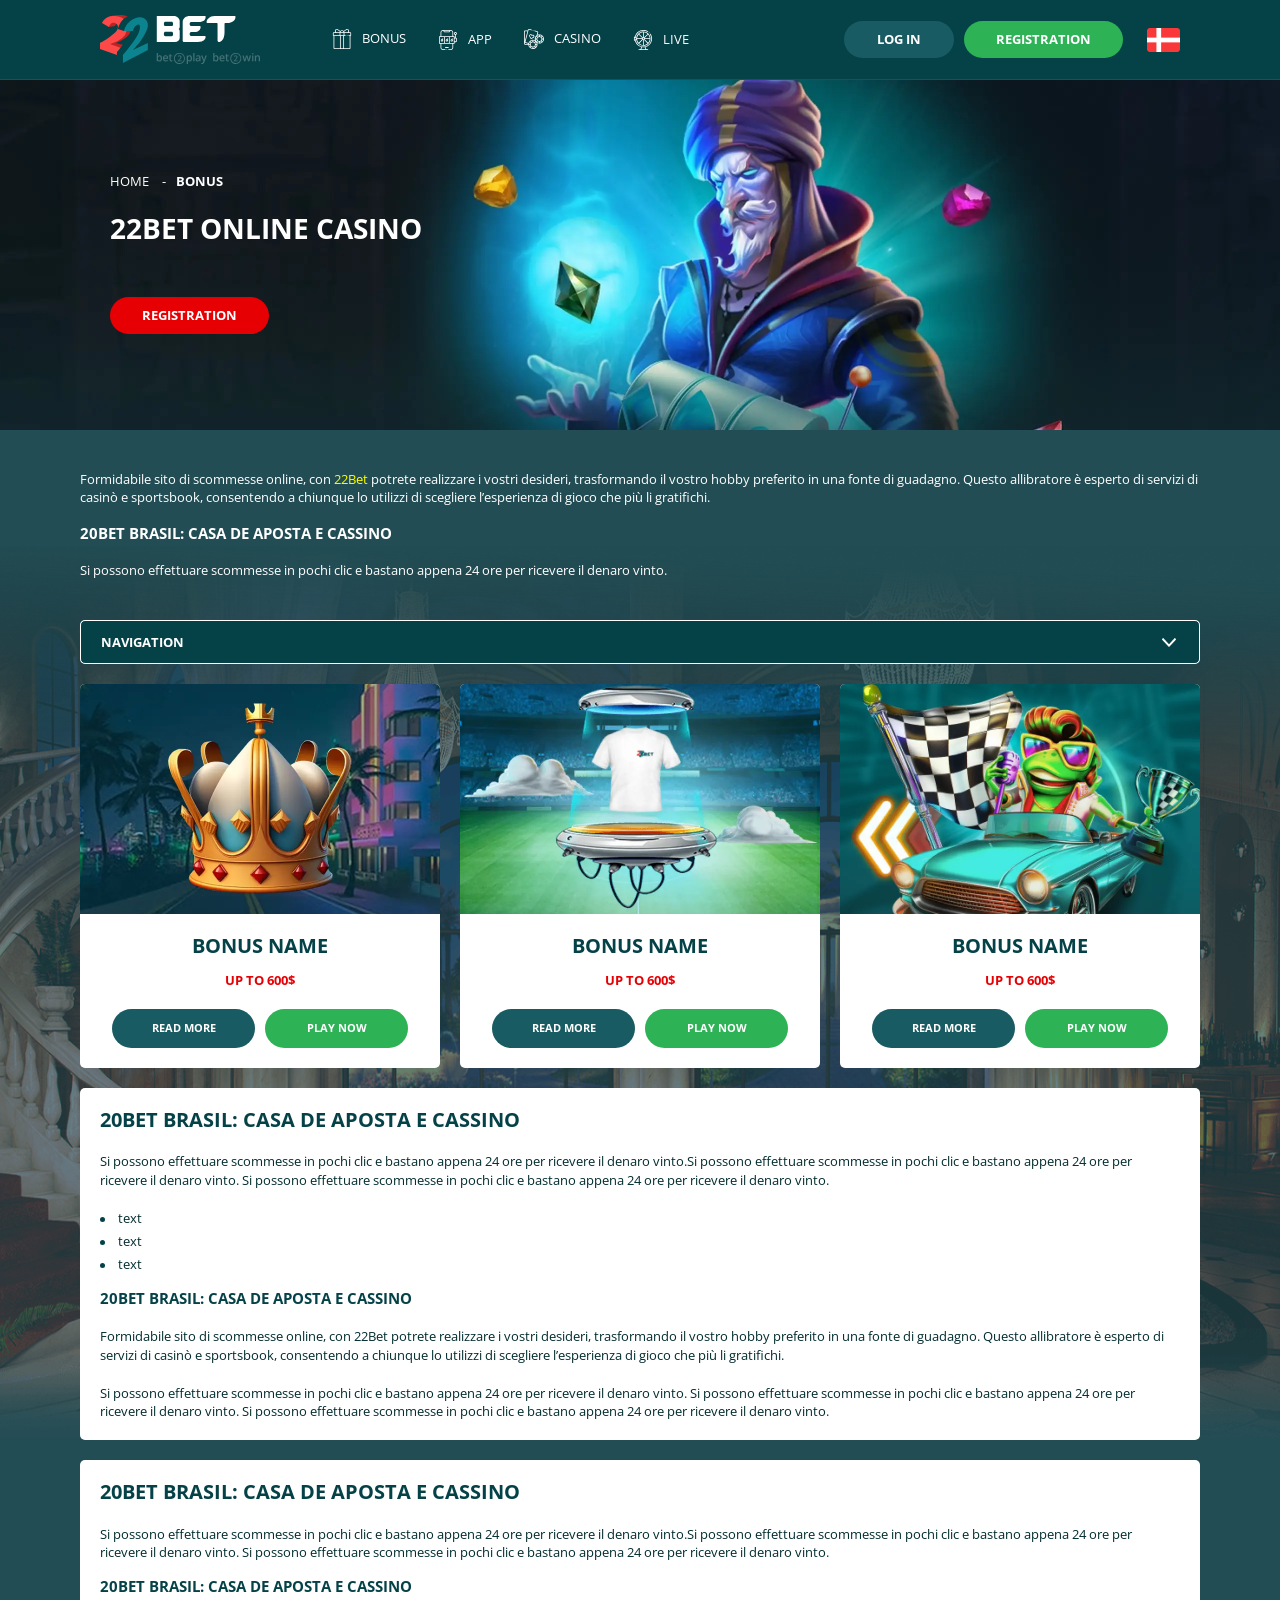
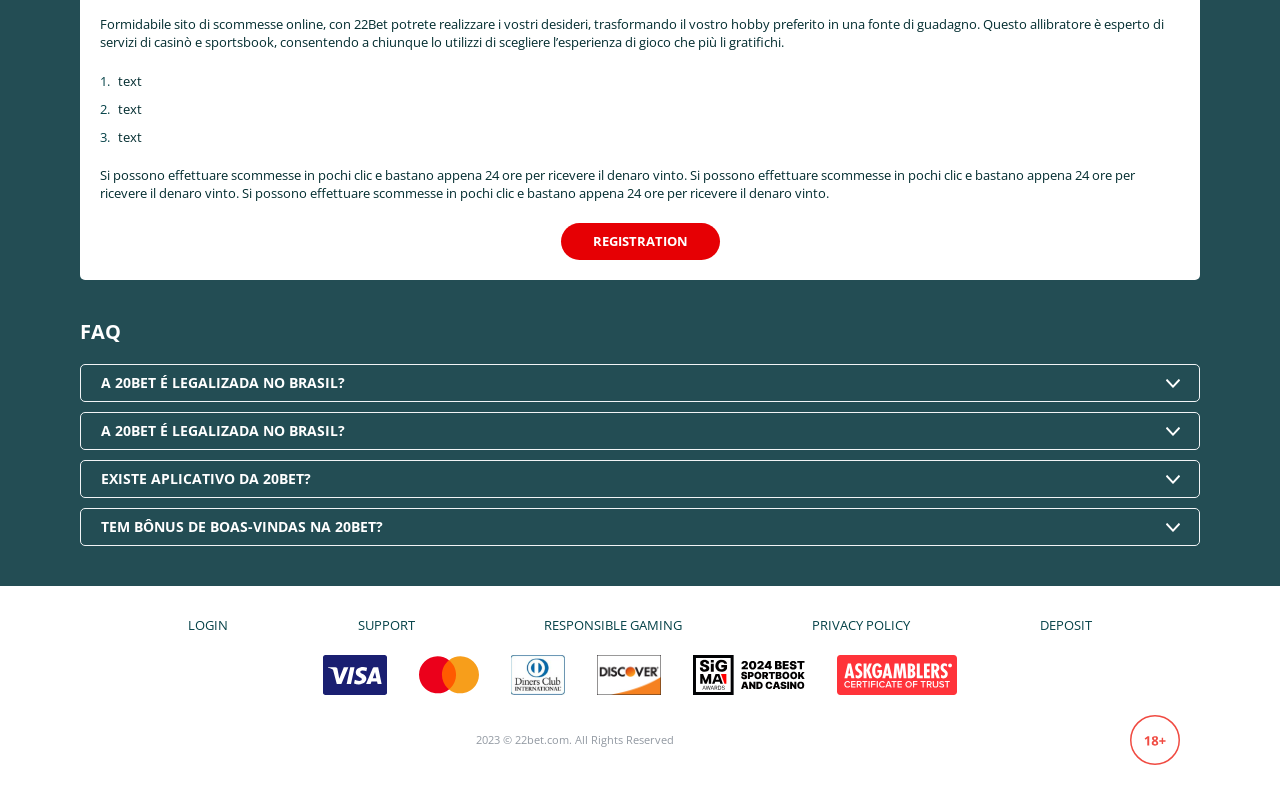
<file: bonus.html>
<!DOCTYPE html>
<html lang="dk">
  <head>
    <meta charset="UTF-8" />
   
    <meta name="viewport" content="width=device-width, initial-scale=1.0" />
    <title>22Bet </title>
    <meta name="description" content />
    <meta property="og:site_name" content />
    <meta property="og:title" content />
    <meta property="og:type" content="website" />
    <meta property="og:url" content />
    <meta property="og:image" content />
    <meta property="og:image:alt" content />
    <meta property="og:locale" content="dk" />
    <meta property="og:description" content />
    <link rel="preconnect" href="https://fonts.googleapis.com" />
    <link rel="preconnect" href="https://fonts.gstatic.com" crossorigin="anonymous" />
    
   <link href="https://fonts.googleapis.com/css2?family=Open+Sans:ital,wght@0,300..800;1,300..800&display=swap" rel="stylesheet">
<link href="https://fonts.googleapis.com/css?family=Roboto+Condensed&display=swap" rel="stylesheet">

    <link rel="stylesheet" href="./css/reset.css" />
    <link rel="stylesheet" href="./css/main.css" />
    <link rel="stylesheet" href="./css/media.css"/>
    <link rel="icon" href="./images/Group.png" type="image/x-icon"/>
    <script
    src="https://code.jquery.com/jquery-3.6.1.min.js"
    integrity="sha256-o88AwQnZB+VDvE9tvIXrMQaPlFFSUTR+nldQm1LuPXQ="
    crossorigin="anonymous"
  ></script>
  </head>
  <body class="body">
  <header class="header">
      <section class="content header__content">
        <a href="./index.html" class="logo header__logo"
          ><img src="./images/logo.svg" alt="logo" title
        /></a>
        <button class="header__btn-menu" >
          <svg width="16px" height="16px" viewBox="0 0 16 16" xmlns="http://www.w3.org/2000/svg">
              <rect y="0" width="16" height="3" rx="1.5"></rect>
              <rect y="6.5" width="16" height="3" rx="1.5"></rect>
              <rect y="13" width="16" height="3" rx="1.5"></rect>
            </svg>
        </button>

          <nav class="menu header__menu">
         <ul class="header__menu-list">
                
              <li class="" >
              <div class="header__menu-wrapper">
                <div class="js-button-expander js-button-expander--menu" >
                <a href="./bonus.html" >
                  <img src="./images/header-bonus.svg" alt="" title>
                <span>Bonus</span>
              </a>
              </div>
              <div class="header__menu-wrap js-expand-content js-expand-content--menu">
                <ul >
                  <li>
                    <a href="./freeSpins.html">
                    <span>Free Spins</span>
                  </a></li>
                  <li><a href="./promoCode.html">
                    <span>Promo Code</span>
                  </a>
                </li>
                  <li><a href="./welcomeBonus.html">
                    <span>Welcome Bonus</span>
                  </a>
                </li>
                <li><a href="./vip.html">
                    <span>VIP</span>
                  </a>
                </li>
                </ul>
              </div>
              </div>
               <a href="./bonus.html" class="header__menu-item">
                <img src="./images/header-bonus.svg" alt="" title>
                <span>Bonus</span>
              </a>
            </li>
              <li>
                <a href="./app.html">
                  <img src="./images/header-app.svg" alt="" title>
                <span> App</span>
                </a>
              </li>
              
              <li class="">
              <div class="header__menu-wrapper">
                <div class="js-button-expander js-button-expander--menu" >
                <a href="./casino.html" >
                  <img src="./images/header-casino.svg" alt="" title>
                <span> Casino</span>
              </a>
              </div>
              <div class="header__menu-wrap js-expand-content js-expand-content--menu">
                <ul >
                  <li>
                    <a href="./slots.html">
                    <span>Slots</span>
                  </a></li>
                 
                </ul>
              </div>
              </div>
               <a href="./casino.html" class="header__menu-item">
                 <img src="./images/header-casino.svg" alt="" title>
                <span>Casino</span>
              </a>
            </li>
               <li>
                <a href="./live.html">
                  <img src="./images/header-live.svg" alt="" title>
               <span>Live</span>
                </a>
              </li>
              <li>
                    <a href="./freeSpins.html">
                    <span>Free Spins</span>
                  </a></li>
                  <li><a href="./promoCode.html">
                    <span>Promo Code</span>
                  </a>
                </li>
                  <li><a href="./welcomeBonus.html">
                    <span>Welcome Bonus</span>
                  </a>
                </li>
                <li><a href="./vip.html">
                    <span>VIP</span>
                  </a>
                </li>
             <li>
                    <a href="./slots.html">
                    <span>Slots</span>
                  </a></li>
             
             
            </ul>
            <div class="header__button header__button-menu " >
              <a href="#" class="button  button__login-menu">log in</a>
              <a href="#" class="button button__menu">registration</a>
            </div>
           
          </nav>
            <a href="#" class="button button__login">log in</a>
            <a href="#" class="button button__singup">registration</a>
            <!-- <div id="clock" class="header__time">00:00</div> -->
            <a href="" class="header__flag">
                <span><img src="./images/flag.png" alt="flag" title /></span>
                
              </a>
      </section>
    </header>
     <main class="main home main-page">
        <section class=" hero hero__page">
           
            <div class="background background-page">
              <img src="./images/bonus/bg-bonus.webp" alt="hero" title />
              
            </div>
            <div class="hero__wrapper hero__wrapper-page">
              <div class="hero__data hero__data-bonus">
                <ul
                class="breadcrumbs "
                
              >
                <li
                  
                >
                  <a href="#" >
                    <span >Home</span></a
                  >
                 
                </li>
                <li
                  
                >
                  <a href="#" > <span >Bonus</span></a>
                 
                </li>
              </ul>
                <h1 class="title general hero__title">
               22Bet Online casino
                </h1>
                
                <a href="#" class="button  hero__button ">registration</a>
               
              </div>
             
            </div>
          </section>
      <section class="main__wrap main__wrap-page">
       
       <section class="content__wrapper content__wrapper-page">
        <section class="content article article__background">
            <p>Formidabile sito di scommesse online, con <a href="#">22Bet</a> potrete realizzare i vostri desideri, trasformando il vostro hobby preferito in una fonte di guadagno. Questo allibratore è esperto di servizi di casinò e sportsbook, consentendo a chiunque lo utilizzi di scegliere l’esperienza di gioco che più li gratifichi.</p>
            <h2 class="article__subtitle">20Bet Brasil: Casa de Aposta e Cassino</h2>
            <p>Si possono effettuare scommesse in pochi clic e bastano appena 24 ore per ricevere il denaro vinto.</p>
          </section>
            <section class="content menu-review__content">
              

            
                <div class="menu__review-desk menu__review-content">Navigation</div>
                <ul class="menu__review menu__review-list">
                  <li><a href="#">Lorem ipsum dolor sit</a></li>
                    <li><a href="#">Amet consectetur adipiscing</a></li>
                      <li><a href="#">Quisque faucibus ex sapien vitae</a></li>
                        <li><a href="#">Ut hendrerit sempero</a></li>
                          <li><a href="#">Pulvinar vivamus fringilla</a></li>
                           <li><a href="#">Ad litora torquent per conubia</a></li>
                         
                          
                </ul>
             
          
          </section>
          
        
          <section class="content bonuses">
            <ul class="bonuses__list">
               <li class="  bonuses__item">
                 
                 <div class="images__wrap">
                   <div class=" bonuses__img">
                     <img src="./images/bonus/banner-bonus1.webp" alt="" title="">
                  </div>
                  <div class="bonuses__desc">
                     <div class="wrap">
                        
                        <h2 class="title high bonuses__title">BONUS name </h2>
                        <div class="bonuses__text">
                          <p>up to 600$</p> 
                          </div>
                        
                     </div>
                     <div class="bonuses__buttons">
                      <a href="#" class="button bonuses__button">Read more</a>
                      <a href="#" class="button bonuses__button">Play now</a>
                      
                   </div>
                  </div>
                 </div>
                  
               </li>
               <li class="bonuses__item">
                 <div class="images__wrap">
                  <div class=" bonuses__img">
                     <img src="./images/bonus/banner-bonus2.webp" alt="" title="">
                  </div>
                  <div class="bonuses__desc">
                     <div class="wrap">
                       
                        <h2 class="title high bonuses__title">BONUS name </h2>
                        <div class="bonuses__text">
                            <p>up to 600$</p> </div>
                        
                     </div>
                     <div class="bonuses__buttons">
                       <a href="#" class="button bonuses__button">Read more</a>
                      <a href="#" class="button bonuses__button">Play now</a>
                      
                   </div>
                  </div>
                 </div>
               </li>
               <li class="bonuses__item">
                <div class="images__wrap">
                  <div class=" bonuses__img">
                     <img src="./images/bonus/banner-bonus3.webp" alt="" title="">
                  </div>
                  <div class="bonuses__desc">
                     <div class="wrap">
                        
                        <h2 class="title high bonuses__title">BONUS name </h2>
                        <div class="bonuses__text">
                          <p>up to 600$</p> 
                        </div>
                       
                     </div>
                     <div class="bonuses__buttons">
                      <a href="#" class="button bonuses__button">Read more</a>
                      <a href="#" class="button bonuses__button">Play now</a>
                      
                   </div>
                  </div>
                </div>
               </li>
              
                
            </ul>
         </section>
        
         <section class="content article">
            <h2 class="title high article__title">20Bet Brasil: Casa de Aposta e Cassino</h2>
            
            <p>
             Si possono effettuare scommesse in pochi clic e bastano appena 24 ore per ricevere il denaro vinto.Si possono effettuare scommesse in pochi clic e bastano appena 24 ore per ricevere il denaro vinto. Si possono effettuare scommesse in pochi clic e bastano appena 24 ore per ricevere il denaro vinto.
            </p>
           <ul>
            <li>text</li>
            <li>text</li>
            <li>text</li>
               </ul>
            <h3>20Bet Brasil: Casa de Aposta e Cassino</h3>
            <p>
             Formidabile sito di scommesse online, con 22Bet potrete realizzare i vostri desideri, trasformando il vostro hobby preferito in una fonte di guadagno. Questo allibratore è esperto di servizi di casinò e sportsbook, consentendo a chiunque lo utilizzi di scegliere l’esperienza di gioco che più li gratifichi.
            </p>
            <p>Si possono effettuare scommesse in pochi clic e bastano appena 24 ore per ricevere il denaro vinto. Si possono effettuare scommesse in pochi clic e bastano appena 24 ore per ricevere il denaro vinto. Si possono effettuare scommesse in pochi clic e bastano appena 24 ore per ricevere il denaro vinto.</p>
          </section>
               <section class="content article">
            <h2 class="title high article__title">20Bet Brasil: Casa de Aposta e Cassino</h2>
            
            <p>
             Si possono effettuare scommesse in pochi clic e bastano appena 24 ore per ricevere il denaro vinto.Si possono effettuare scommesse in pochi clic e bastano appena 24 ore per ricevere il denaro vinto. Si possono effettuare scommesse in pochi clic e bastano appena 24 ore per ricevere il denaro vinto.
            </p>
             <h3>20Bet Brasil: Casa de Aposta e Cassino</h3>
            <p>
             Formidabile sito di scommesse online, con 22Bet potrete realizzare i vostri desideri, trasformando il vostro hobby preferito in una fonte di guadagno. Questo allibratore è esperto di servizi di casinò e sportsbook, consentendo a chiunque lo utilizzi di scegliere l’esperienza di gioco che più li gratifichi.
            </p>
           <ol>
                <li>text</li>
            <li>text</li>
            <li>text</li> </ol>
           
            <p>Si possono effettuare scommesse in pochi clic e bastano appena 24 ore per ricevere il denaro vinto. Si possono effettuare scommesse in pochi clic e bastano appena 24 ore per ricevere il denaro vinto. Si possono effettuare scommesse in pochi clic e bastano appena 24 ore per ricevere il denaro vinto.</p>
          <a href="#" class="button">registration</a>
          </section>
      
        
         <section class="content faq">
            <h2 class="title high faq__title">FAQ</h2>
            <ol class="faq__list " >
              <li class="faq__item"  >
                <h3 class="title medium faq__subtitle js-button-expander js-button-expander--faq"  >A 20Bet é legalizada no Brasil?
                 </h3>
                <div  class="faq__answer js-expand-content js-expand-content--faq" >
                  <p>Formidabile sito di scommesse online, con 22Bet potrete realizzare i vostri desideri, trasformando il vostro hobby preferito in una fonte di guadagno. Questo allibratore è esperto di servizi di casinò e sportsbook, consentendo a chiunque lo utilizzi di scegliere l’esperienza di gioco che più li gratifichi.</p>
                  <p  >
                    Sim, a casa de apostas tem licença emitida por Curaçao, que é reconhecida no Brasil e a permite atuar por aqui.
                  </p>
                </div>
              </li>
              <li class="faq__item"  >
                <h3 class="title medium faq__subtitle js-button-expander js-button-expander--faq"  >A 20Bet é legalizada no Brasil?</h3>
                <div class="faq__answer js-expand-content js-expand-content--faq" >
                   <p>Formidabile sito di scommesse online, con 22Bet potrete realizzare i vostri desideri, trasformando il vostro hobby preferito in una fonte di guadagno. Questo allibratore è esperto di servizi di casinò e sportsbook, consentendo a chiunque lo utilizzi di scegliere l’esperienza di gioco che più li gratifichi.</p>
                  <p  >
                    Sim, a casa de apostas tem licença emitida por Curaçao, que é reconhecida no Brasil e a permite atuar por aqui.
                  </p>
                </div>
              </li> 
              <li class="faq__item"  >
                <h3 class="title medium faq__subtitle js-button-expander js-button-expander--faq"  >Existe aplicativo da 20Bet?</h3>
                <div class="faq__answer js-expand-content js-expand-content--faq" >
                  <p>Formidabile sito di scommesse online, con 22Bet mpotrete realizzare i vostri desideri, trasformando il vostro hobby preferito in una fonte di guadagno. Questo allibratore è esperto di servizi di casinò e sportsbook, consentendo a chiunque lo utilizzi di scegliere l’esperienza di gioco che più li gratifichi.</p>
                  <p  >
                    Sim, a casa de apostas tem licença emitida por Curaçao, que é reconhecida no Brasil e a permite atuar por aqui.
                  </p>
                </div>
              </li> 
              <li class="faq__item"  >
                <h3 class="title medium faq__subtitle js-button-expander js-button-expander--faq"  >Tem bônus de boas-vindas na 20Bet?</h3>
                <div class="faq__answer js-expand-content js-expand-content--faq" >
                  <p>Formidabile sito di scommesse online, con 22Bet potrete realizzare i vostri desideri, trasformando il vostro hobby preferito in una fonte di guadagno. Questo allibratore è esperto di servizi di casinò e sportsbook, consentendo a chiunque lo utilizzi di scegliere l’esperienza di gioco che più li gratifichi.</p>
                  <p  >
                    Sim, a casa de apostas tem licença emitida por Curaçao, que é reconhecida no Brasil e a permite atuar por aqui.
                  </p>
                </div>
              </li> 
             
            </ol>
          </section>
          
        </section> 
        
       
        <div class=""  onclick="scrollToTop()">
          <button class="main__arrow" id="scrollToTopBtn"></button>
        </div> 
      </section>
    </main> 
  <footer class=" footer ">
      <section class="content footer__content">
        <ul class="footer__menu">
         <li><a href="./login.html">Login</a></li>
         <li><a href="./support.html">Support</a></li>
         <li><a href="./responsible.html">Responsible Gaming</a></li>
         <li><a href="./policy.html">Privacy Policy</a></li>
         <li><a href="./deposit.html">Deposit</a></li>
        </ul>
       
          <ul class="footer__cards-list">
           
            <li>
              <a href="#"
                ><img src="./images/visa.svg" alt="cardvisa" title
              /></a>
            </li>
            <li>
              <a href="#"
                ><img
                  src="./images/mastercard.svg"
                  alt="mastercard"
                  title
              /></a>
            </li>
            <li>
                <a href="#"
                  ><img src="./images/diners.svg" alt="diners" title
                /></a>
              </li>
              <li>
                <a href="#"
                  ><img src="./images/discover.svg" alt="discover" title
                /></a>
              </li>
              <li>
                <a href="#"
                  ><img src="./images/sigma.svg" alt="sigma" title
                /></a>
              </li>
              <li>
                <a href="#"
                  ><img src="./images/ask.svg" alt="ask" title
                /></a>
              </li>
            
          </ul>
       
        <div class="footer__wrapp">
          <div class="footer__text">
           
                  <p>2023 &copy; 22bet.com. All Rights Reserved
</p>
           
          </div>
          <div class="footer__age">
            <img src="./images/age.svg" alt="age" title />
          </div>
        </div>
      
      </section>
    </footer>
    
    <script src="./js/sidebar.js" defer></script>
    <script src="./js/expander.js" defer></script>
    <script src="./js/mobile-menu.js" defer></script>
    <!-- <script src="./js/clock.js" defer></script> -->
     <script src="./js/arrowUp.js" defer></script>
  </body>
</html>
</file>
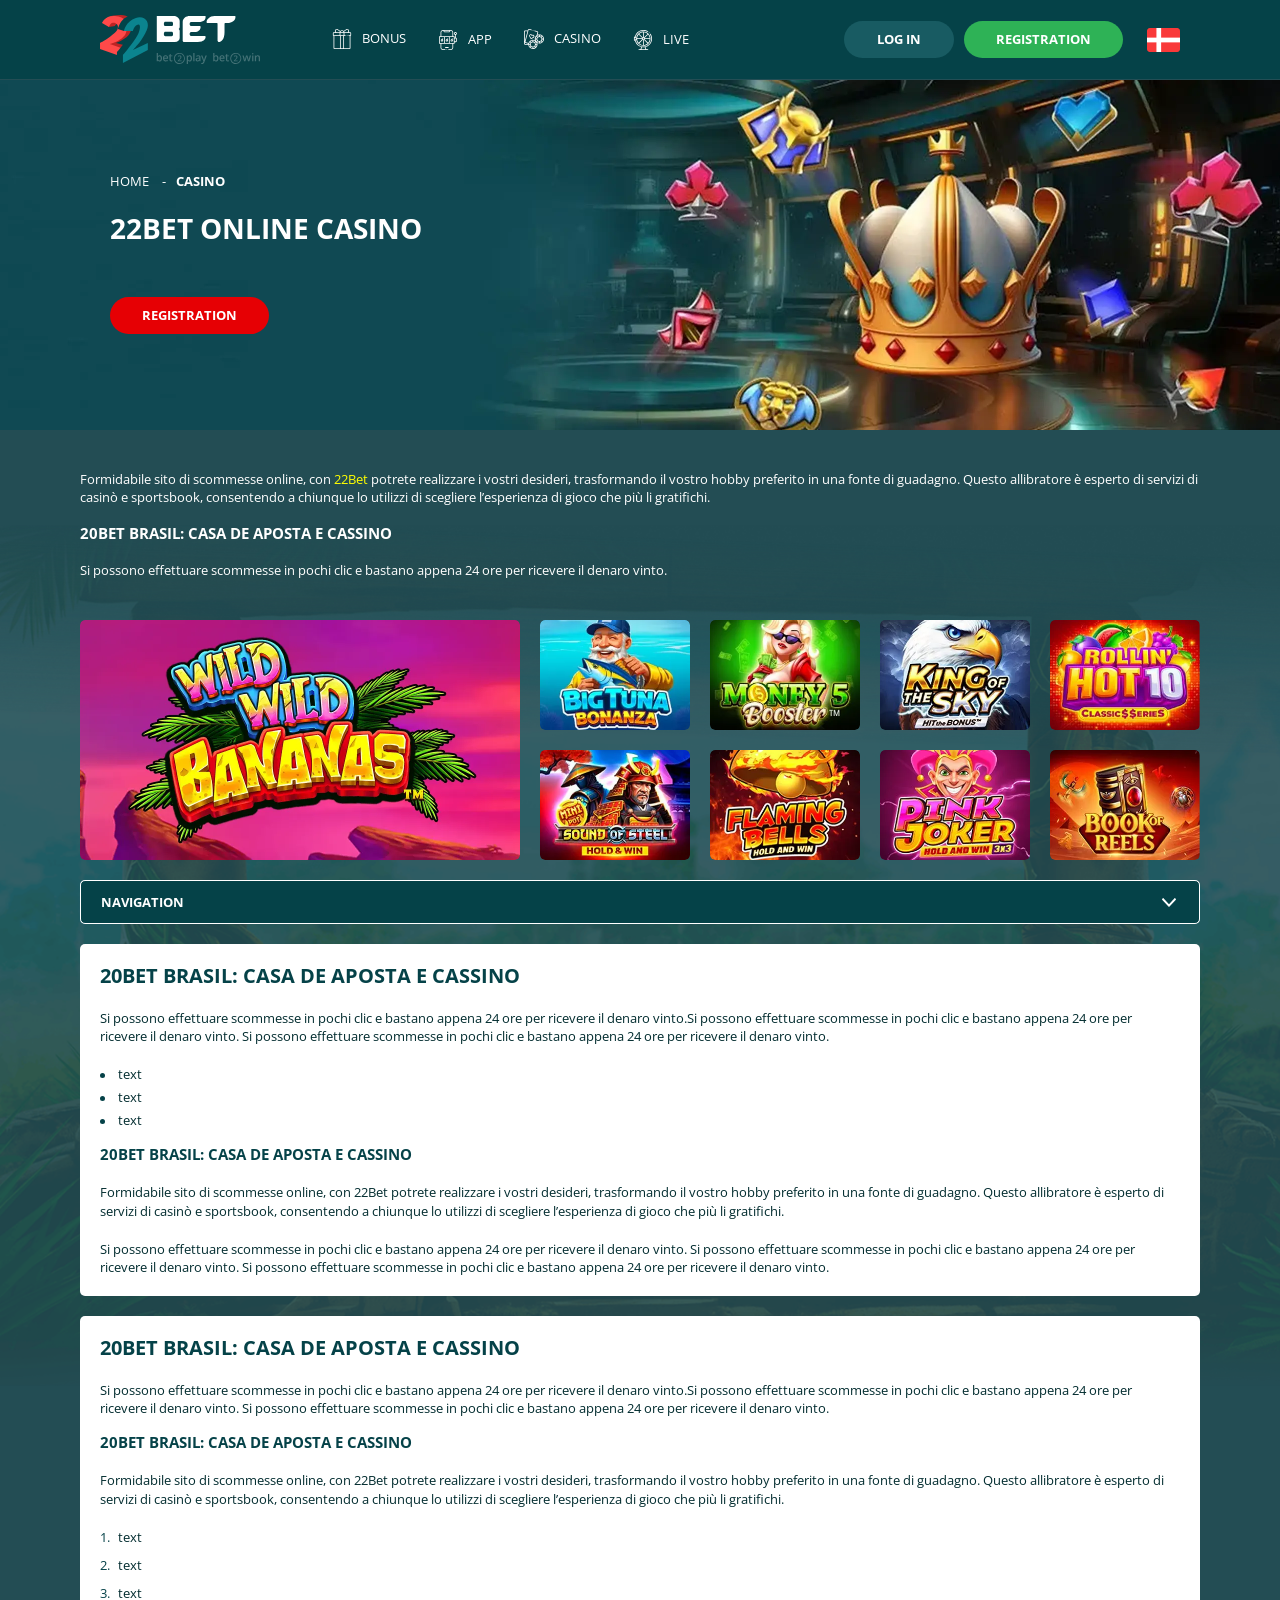
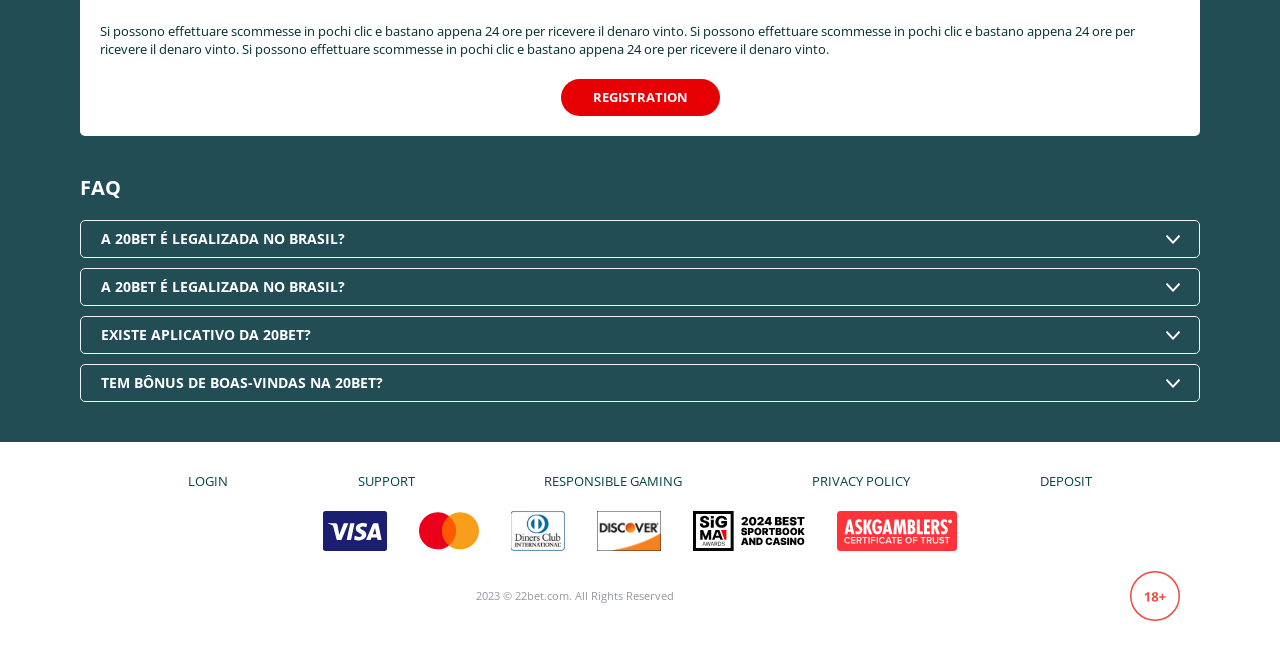
<file: casino.html>
<!DOCTYPE html>
<html lang="dk">
  <head>
    <meta charset="UTF-8" />
   
    <meta name="viewport" content="width=device-width, initial-scale=1.0" />
    <title>22Bet </title>
    <meta name="description" content />
    <meta property="og:site_name" content />
    <meta property="og:title" content />
    <meta property="og:type" content="website" />
    <meta property="og:url" content />
    <meta property="og:image" content />
    <meta property="og:image:alt" content />
    <meta property="og:locale" content="dk" />
    <meta property="og:description" content />
    <link rel="preconnect" href="https://fonts.googleapis.com" />
    <link rel="preconnect" href="https://fonts.gstatic.com" crossorigin="anonymous" />
   <link href="https://fonts.googleapis.com/css2?family=Open+Sans:ital,wght@0,300..800;1,300..800&display=swap" rel="stylesheet">
<link href="https://fonts.googleapis.com/css?family=Roboto+Condensed&display=swap" rel="stylesheet">

   <link rel="stylesheet" href="./css/reset.css" />
    <link rel="stylesheet" href="./css/main.css" />
    <link rel="stylesheet" href="./css/media.css"/>
    <link rel="icon" href="./images/Group.png" type="image/x-icon"/>
    <script
    src="https://code.jquery.com/jquery-3.6.1.min.js"
    integrity="sha256-o88AwQnZB+VDvE9tvIXrMQaPlFFSUTR+nldQm1LuPXQ="
    crossorigin="anonymous"
  ></script>
  </head>
  <body>
    <header class="header">
      <section class="content header__content">
        <a href="./index.html" class="logo header__logo"
          ><img src="./images/logo.svg" alt="logo" title
        /></a>
        <button class="header__btn-menu" >
          <svg width="16px" height="16px" viewBox="0 0 16 16" xmlns="http://www.w3.org/2000/svg">
              <rect y="0" width="16" height="3" rx="1.5"></rect>
              <rect y="6.5" width="16" height="3" rx="1.5"></rect>
              <rect y="13" width="16" height="3" rx="1.5"></rect>
            </svg>
        </button>

          <nav class="menu header__menu">
     <ul class="header__menu-list">
                
              <li class="" >
              <div class="header__menu-wrapper">
                <div class="js-button-expander js-button-expander--menu" >
                <a href="./bonus.html" >
                  <img src="./images/header-bonus.svg" alt="" title>
                <span>Bonus</span>
              </a>
              </div>
              <div class="header__menu-wrap js-expand-content js-expand-content--menu">
                <ul >
                  <li>
                    <a href="./freeSpins.html">
                    <span>Free Spins</span>
                  </a></li>
                  <li><a href="./promoCode.html">
                    <span>Promo Code</span>
                  </a>
                </li>
                  <li><a href="./welcomeBonus.html">
                    <span>Welcome Bonus</span>
                  </a>
                </li>
                <li><a href="./vip.html">
                    <span>VIP</span>
                  </a>
                </li>
                </ul>
              </div>
              </div>
               <a href="./bonus.html" class="header__menu-item">
                <img src="./images/header-bonus.svg" alt="" title>
                <span>Bonus</span>
              </a>
            </li>
              <li>
                <a href="./app.html">
                  <img src="./images/header-app.svg" alt="" title>
                <span> App</span>
                </a>
              </li>
              
              <li class="">
              <div class="header__menu-wrapper">
                <div class="js-button-expander js-button-expander--menu" >
                <a href="./casino.html" >
                  <img src="./images/header-casino.svg" alt="" title>
                <span> Casino</span>
              </a>
              </div>
              <div class="header__menu-wrap js-expand-content js-expand-content--menu">
                <ul >
                  <li>
                    <a href="./slots.html">
                    <span>Slots</span>
                  </a></li>
                 
                </ul>
              </div>
              </div>
               <a href="./casino.html" class="header__menu-item">
                 <img src="./images/header-casino.svg" alt="" title>
                <span>Casino</span>
              </a>
            </li>
               <li>
                <a href="./live.html">
                  <img src="./images/header-live.svg" alt="" title>
               <span>Live</span>
                </a>
              </li>
              <li>
                    <a href="./freeSpins.html">
                    <span>Free Spins</span>
                  </a></li>
                  <li><a href="./promoCode.html">
                    <span>Promo Code</span>
                  </a>
                </li>
                  <li><a href="./welcomeBonus.html">
                    <span>Welcome Bonus</span>
                  </a>
                </li>
                <li><a href="./vip.html">
                    <span>VIP</span>
                  </a>
                </li>
             <li>
                    <a href="./slots.html">
                    <span>Slots</span>
                  </a></li>
             
             
            </ul>
            <div class="header__button header__button-menu " >
              <a href="#" class="button  button__login-menu">log in</a>
              <a href="#" class="button button__menu">registration</a>
            </div>
           
          </nav>
            <a href="#" class="button button__login">log in</a>
            <a href="#" class="button button__singup">registration</a>
            <!-- <div id="clock" class="header__time">00:00</div> -->
            <a href="" class="header__flag">
                <span><img src="./images/flag.png" alt="flag" title /></span>
               
              </a>
      </section>
    </header>
     <main class="main home main-page">
        <section class=" hero hero__page">
           
            <div class="background ">
              <img src="./images/casino/bg-casino.webp" alt="hero" title />
              
            </div>
            <div class="hero__wrapper hero__wrapper-page">
              <div class="hero__data hero__data-bonus">
                <ul
                class="breadcrumbs "
                
              >
                <li
                  
                >
                  <a href="#" >
                    <span >Home</span></a
                  >
                 
                </li>
                <li
                  
                >
                  <a href="#" > <span >Casino</span></a>
                 
                </li>
              </ul>
                <h1 class="title general hero__title">
                  22Bet Online casino
                </h1>
                 
                <a href="#" class="button  hero__button ">registration</a>
               
              </div>
             
            </div>
          </section>
      <section class="main__wrap main__wrap-page">
       
       <section class="content__wrapper content__wrapper-page">

         
        
       
       <section class="content article article__background">
            <p>Formidabile sito di scommesse online, con <a href="#">22Bet</a> potrete realizzare i vostri desideri, trasformando il vostro hobby preferito in una fonte di guadagno. Questo allibratore è esperto di servizi di casinò e sportsbook, consentendo a chiunque lo utilizzi di scegliere l’esperienza di gioco che più li gratifichi.</p>
            <h2 class="article__subtitle">20Bet Brasil: Casa de Aposta e Cassino</h2>
            <p>Si possono effettuare scommesse in pochi clic e bastano appena 24 ore per ricevere il denaro vinto.</p>
          </section>
            <section class="content casino">
             <ul class="casino__list casino__listFirst">
                <li class="casino__item">
                    <div class="casino__wrapper">
                      <img class="casino__img" src="./images/casino/card-casino1.webp" alt="" title>
                    <div class="casino__hover casino__hover-live">
                        
                        <div class="casino-box">
                            
                        <a href="#" class="button  casino__buttons"><img src="./images/card-button.svg" alt="" title></a>
                        <h3>Play for free</h3>
                        </div>
                    </div>
                    </div>
                    
                </li>
             </ul>
           
              <ul class="casino__list">
               
                <li class="casino__item">
                  <div class="casino__wrapper">
                    <img class="casino__img" src="./images/casino/card-casino2.webp" alt="" title>
                <div class="casino__hover casino__hover-live">
                      
                        <div class="casino-box">
                            
                        <a href="#" class="button  casino__buttons"><img src="./images/card-button.svg" alt="" title></a>
                       <h3>Play for free</h3>
                      </div>
                    </div>
                  </div>
                 
              </li>
              <li class="casino__item">
                <div class="casino__wrapper">
                  <img class="casino__img" src="./images/casino/card-casino3.webp" alt="" title>
               <div class="casino__hover casino__hover-live">
                        
                        <div class="casino-box">
                            
                        <a href="#" class="button  casino__buttons"><img src="./images/card-button.svg" alt="" title></a>
                       <h3>Play for free</h3>
                      </div>
                    </div>
               
            </li>
             <li class="casino__item">
                <div class="casino__wrapper">
                  <img class="casino__img" src="./images/casino/card-casino4.webp" alt="" title>
               <div class="casino__hover casino__hover-live">
                        
                        <div class="casino-box">
                            
                        <a href="#" class="button  casino__buttons"><img src="./images/card-button.svg" alt="" title></a>
                        <h3>Play for free</h3>
                      </div>
                    </div>
               
            </li>
             <li class="casino__item">
                <div class="casino__wrapper">
                  <img class="casino__img" src="./images/casino/card-casino5.webp" alt="" title>
               <div class="casino__hover casino__hover-live">
                        
                        <div class="casino-box">
                            
                        <a href="#" class="button  casino__buttons"><img src="./images/card-button.svg" alt="" title></a>
                        <h3>Play for free</h3>
                      </div>
                    </div>
               
            </li>
             <li class="casino__item">
                <div class="casino__wrapper">
                  <img class="casino__img" src="./images/casino/card-casino6.webp" alt="" title>
               <div class="casino__hover casino__hover-live">
                        
                        <div class="casino-box">
                            
                        <a href="#" class="button  casino__buttons"><img src="./images/card-button.svg" alt="" title></a>
                        <h3>Play for free</h3>
                      </div>
                    </div>
               
            </li>
              <li class="casino__item">
                <div class="casino__wrapper">
                  <img class="casino__img" src="./images/casino/card-casino7.webp" alt="" title>
               <div class="casino__hover casino__hover-live">
                        
                        <div class="casino-box">
                            
                        <a href="#" class="button  casino__buttons"><img src="./images/card-button.svg" alt="" title></a>
                        <h3>Play for free</h3>
                      </div>
                    </div>
               
            </li>
              <li class="casino__item">
                <div class="casino__wrapper">
                  <img class="casino__img" src="./images/casino/card-casino8.webp" alt="" title>
               <div class="casino__hover casino__hover-live">
                        
                        <div class="casino-box">
                            
                        <a href="#" class="button  casino__buttons"><img src="./images/card-button.svg" alt="" title></a>
                        <h3>Play for free</h3>
                      </div>
                    </div>
               
            </li>
             <li class="casino__item">
                <div class="casino__wrapper">
                  <img class="casino__img" src="./images/casino/card-casino9.webp" alt="" title>
               <div class="casino__hover casino__hover-live">
                        
                        <div class="casino-box">
                            
                        <a href="#" class="button  casino__buttons"><img src="./images/card-button.svg" alt="" title></a>
                       <h3>Play for free</h3>
                      </div>
                    </div>
               
            </li>
           
           
    
      

              </ul>
         </section>
        
        
       <section class="content menu-review__content">
              

            
                <div class="menu__review-desk menu__review-content">Navigation</div>
                <ul class="menu__review menu__review-list">
                  <li><a href="#">Lorem ipsum dolor sit</a></li>
                    <li><a href="#">Amet consectetur adipiscing</a></li>
                      <li><a href="#">Quisque faucibus ex sapien vitae</a></li>
                        <li><a href="#">Ut hendrerit sempero</a></li>
                          <li><a href="#">Pulvinar vivamus fringilla</a></li>
                           <li><a href="#">Ad litora torquent per conubia</a></li>
                         
                          
                </ul>
             
          
          </section>
          
         <section class="content article">
            <h2 class="title high article__title">20Bet Brasil: Casa de Aposta e Cassino</h2>
            
            <p>
             Si possono effettuare scommesse in pochi clic e bastano appena 24 ore per ricevere il denaro vinto.Si possono effettuare scommesse in pochi clic e bastano appena 24 ore per ricevere il denaro vinto. Si possono effettuare scommesse in pochi clic e bastano appena 24 ore per ricevere il denaro vinto.
            </p>
           <ul>
            <li>text</li>
            <li>text</li>
            <li>text</li>
               </ul>
            <h3>20Bet Brasil: Casa de Aposta e Cassino</h3>
            <p>
             Formidabile sito di scommesse online, con 22Bet potrete realizzare i vostri desideri, trasformando il vostro hobby preferito in una fonte di guadagno. Questo allibratore è esperto di servizi di casinò e sportsbook, consentendo a chiunque lo utilizzi di scegliere l’esperienza di gioco che più li gratifichi.
            </p>
            <p>Si possono effettuare scommesse in pochi clic e bastano appena 24 ore per ricevere il denaro vinto. Si possono effettuare scommesse in pochi clic e bastano appena 24 ore per ricevere il denaro vinto. Si possono effettuare scommesse in pochi clic e bastano appena 24 ore per ricevere il denaro vinto.</p>
          </section>
               <section class="content article">
            <h2 class="title high article__title">20Bet Brasil: Casa de Aposta e Cassino</h2>
            
            <p>
             Si possono effettuare scommesse in pochi clic e bastano appena 24 ore per ricevere il denaro vinto.Si possono effettuare scommesse in pochi clic e bastano appena 24 ore per ricevere il denaro vinto. Si possono effettuare scommesse in pochi clic e bastano appena 24 ore per ricevere il denaro vinto.
            </p>
             <h3>20Bet Brasil: Casa de Aposta e Cassino</h3>
            <p>
             Formidabile sito di scommesse online, con 22Bet potrete realizzare i vostri desideri, trasformando il vostro hobby preferito in una fonte di guadagno. Questo allibratore è esperto di servizi di casinò e sportsbook, consentendo a chiunque lo utilizzi di scegliere l’esperienza di gioco che più li gratifichi.
            </p>
           <ol>
                <li>text</li>
            <li>text</li>
            <li>text</li> </ol>
           
            <p>Si possono effettuare scommesse in pochi clic e bastano appena 24 ore per ricevere il denaro vinto. Si possono effettuare scommesse in pochi clic e bastano appena 24 ore per ricevere il denaro vinto. Si possono effettuare scommesse in pochi clic e bastano appena 24 ore per ricevere il denaro vinto.</p>
          <a href="#" class="button">registration</a>
          </section>
      
        
        <section class="content faq">
            <h2 class="title high faq__title">FAQ</h2>
            <ol class="faq__list " >
              <li class="faq__item"  >
                <h3 class="title medium faq__subtitle js-button-expander js-button-expander--faq"  >A 20Bet é legalizada no Brasil?
                 </h3>
                <div  class="faq__answer js-expand-content js-expand-content--faq" >
                  <p>Formidabile sito di scommesse online, con 22Bet potrete realizzare i vostri desideri, trasformando il vostro hobby preferito in una fonte di guadagno. Questo allibratore è esperto di servizi di casinò e sportsbook, consentendo a chiunque lo utilizzi di scegliere l’esperienza di gioco che più li gratifichi.</p>
                  <p  >
                    Sim, a casa de apostas tem licença emitida por Curaçao, que é reconhecida no Brasil e a permite atuar por aqui.
                  </p>
                </div>
              </li>
              <li class="faq__item"  >
                <h3 class="title medium faq__subtitle js-button-expander js-button-expander--faq"  >A 20Bet é legalizada no Brasil?</h3>
                <div class="faq__answer js-expand-content js-expand-content--faq" >
                   <p>Formidabile sito di scommesse online, con 22Bet potrete realizzare i vostri desideri, trasformando il vostro hobby preferito in una fonte di guadagno. Questo allibratore è esperto di servizi di casinò e sportsbook, consentendo a chiunque lo utilizzi di scegliere l’esperienza di gioco che più li gratifichi.</p>
                  <p  >
                    Sim, a casa de apostas tem licença emitida por Curaçao, que é reconhecida no Brasil e a permite atuar por aqui.
                  </p>
                </div>
              </li> 
              <li class="faq__item"  >
                <h3 class="title medium faq__subtitle js-button-expander js-button-expander--faq"  >Existe aplicativo da 20Bet?</h3>
                <div class="faq__answer js-expand-content js-expand-content--faq" >
                  <p>Formidabile sito di scommesse online, con 22Bet mpotrete realizzare i vostri desideri, trasformando il vostro hobby preferito in una fonte di guadagno. Questo allibratore è esperto di servizi di casinò e sportsbook, consentendo a chiunque lo utilizzi di scegliere l’esperienza di gioco che più li gratifichi.</p>
                  <p  >
                    Sim, a casa de apostas tem licença emitida por Curaçao, que é reconhecida no Brasil e a permite atuar por aqui.
                  </p>
                </div>
              </li> 
              <li class="faq__item"  >
                <h3 class="title medium faq__subtitle js-button-expander js-button-expander--faq"  >Tem bônus de boas-vindas na 20Bet?</h3>
                <div class="faq__answer js-expand-content js-expand-content--faq" >
                  <p>Formidabile sito di scommesse online, con 22Bet potrete realizzare i vostri desideri, trasformando il vostro hobby preferito in una fonte di guadagno. Questo allibratore è esperto di servizi di casinò e sportsbook, consentendo a chiunque lo utilizzi di scegliere l’esperienza di gioco che più li gratifichi.</p>
                  <p  >
                    Sim, a casa de apostas tem licença emitida por Curaçao, que é reconhecida no Brasil e a permite atuar por aqui.
                  </p>
                </div>
              </li> 
             
            </ol>
          </section>
          
          
        </section> 
      
        <div class=""  onclick="scrollToTop()">
          <button class="main__arrow" id="scrollToTopBtn"></button>
        </div> 
        
      </section>
    </main> 
       <footer class=" footer ">
      <section class="content footer__content">
        <ul class="footer__menu">
         <li><a href="./login.html">Login</a></li>
         <li><a href="./support.html">Support</a></li>
         <li><a href="./responsible.html">Responsible Gaming</a></li>
         <li><a href="./policy.html">Privacy Policy</a></li>
         <li><a href="./deposit.html">Deposit</a></li>
        </ul>
       
          <ul class="footer__cards-list">
           
            <li>
              <a href="#"
                ><img src="./images/visa.svg" alt="cardvisa" title
              /></a>
            </li>
            <li>
              <a href="#"
                ><img
                  src="./images/mastercard.svg"
                  alt="mastercard"
                  title
              /></a>
            </li>
            <li>
                <a href="#"
                  ><img src="./images/diners.svg" alt="diners" title
                /></a>
              </li>
              <li>
                <a href="#"
                  ><img src="./images/discover.svg" alt="discover" title
                /></a>
              </li>
              <li>
                <a href="#"
                  ><img src="./images/sigma.svg" alt="sigma" title
                /></a>
              </li>
              <li>
                <a href="#"
                  ><img src="./images/ask.svg" alt="ask" title
                /></a>
              </li>
            
          </ul>
       
        <div class="footer__wrapp">
          <div class="footer__text">
           
           <p>2023 &copy; 22bet.com. All Rights Reserved
</p>
           
          </div>
          <div class="footer__age">
            <img src="./images/age.svg" alt="age" title />
          </div>
        </div>
      
      </section>
    </footer>
    <script src="./js/arrowUp.js" defer></script>
    <script src="./js/sidebar.js" defer></script>
    <script src="./js/expander.js" defer></script>
    <script src="./js/mobile-menu.js" defer></script>
    <!-- <script src="./js/clock.js" defer></script> -->
  </body>
</html>
</file>
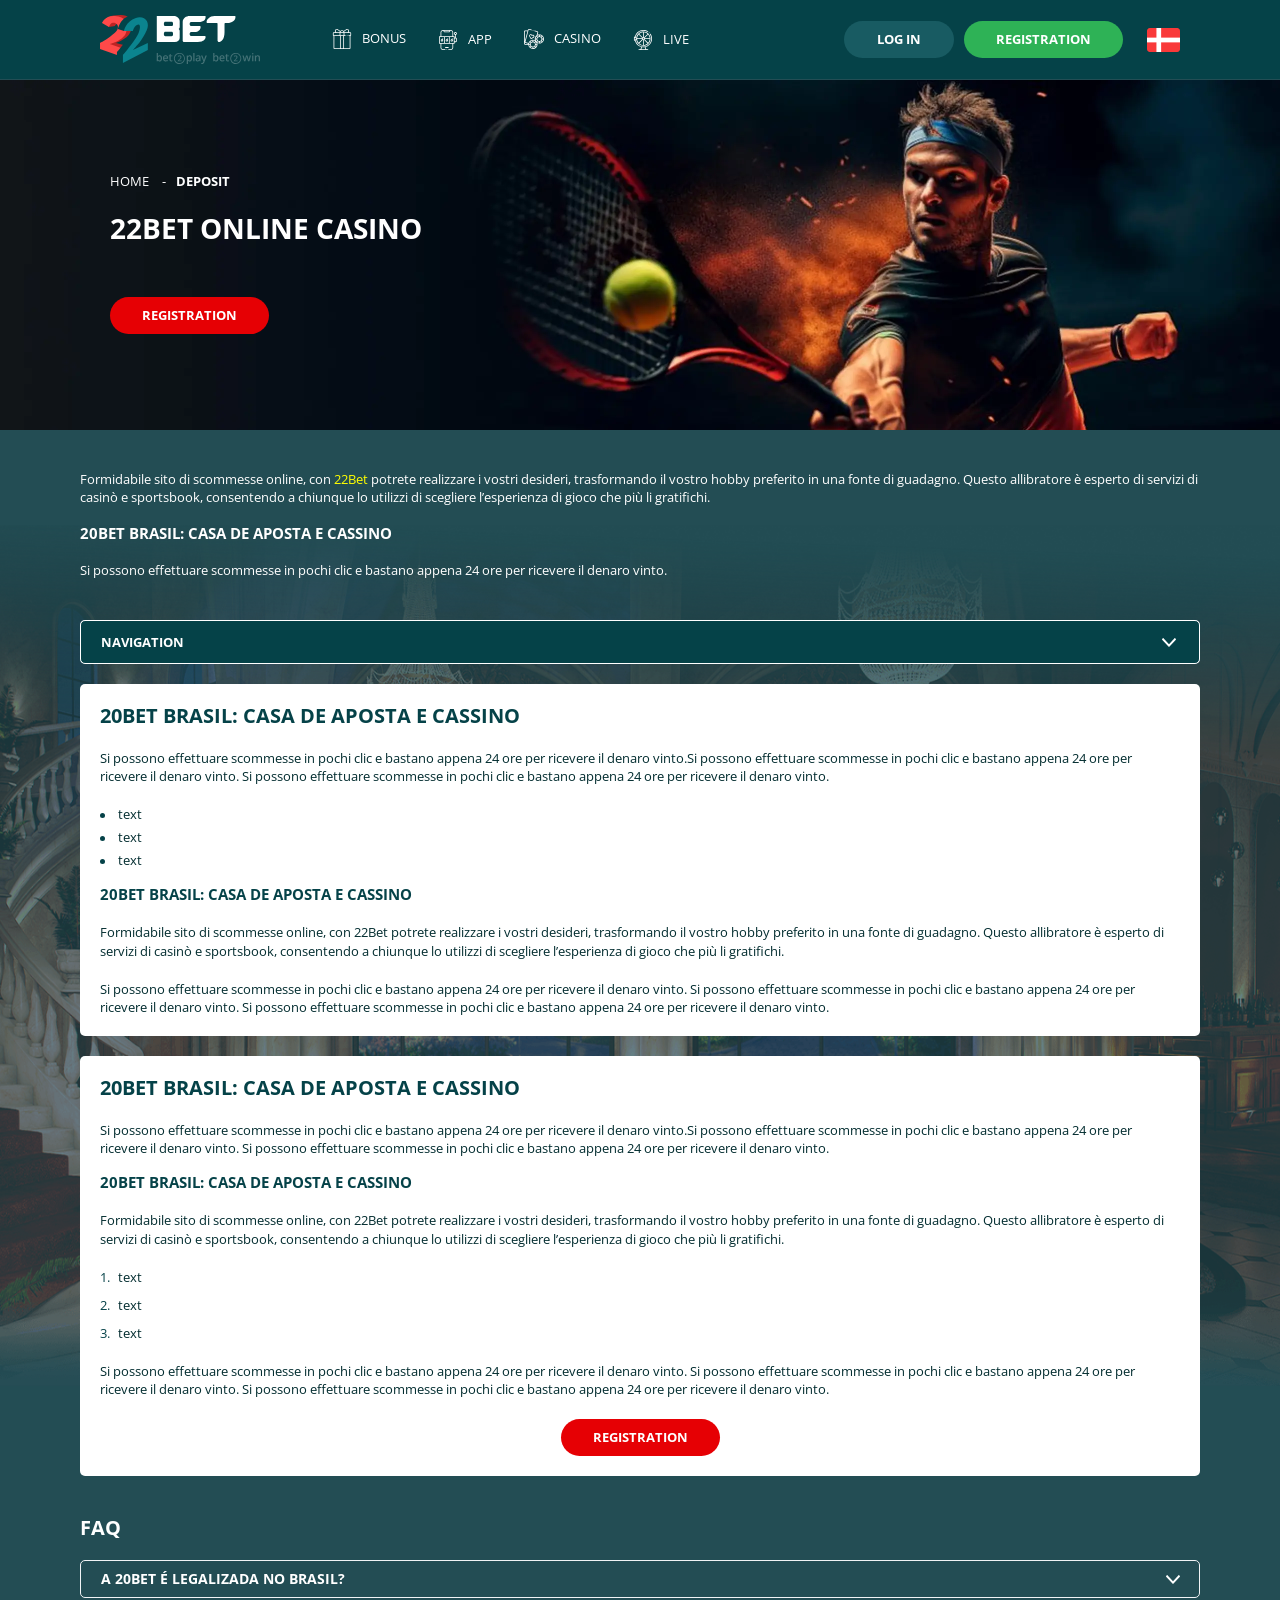
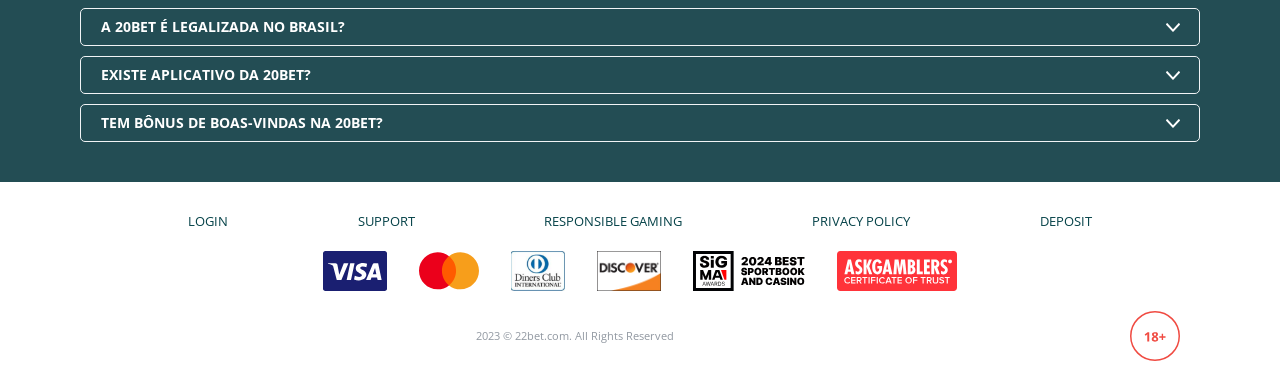
<file: deposit.html>
<!DOCTYPE html>
<html lang="dk">
  <head>
    <meta charset="UTF-8" />
   
    <meta name="viewport" content="width=device-width, initial-scale=1.0" />
    <title>22Bet </title>
    <meta name="description" content />
    <meta property="og:site_name" content />
    <meta property="og:title" content />
    <meta property="og:type" content="website" />
    <meta property="og:url" content />
    <meta property="og:image" content />
    <meta property="og:image:alt" content />
    <meta property="og:locale" content="dk" />
    <meta property="og:description" content />
    <link rel="preconnect" href="https://fonts.googleapis.com" />
    <link rel="preconnect" href="https://fonts.gstatic.com" crossorigin="anonymous" />
   <link href="https://fonts.googleapis.com/css2?family=Open+Sans:ital,wght@0,300..800;1,300..800&display=swap" rel="stylesheet">
<link href="https://fonts.googleapis.com/css?family=Roboto+Condensed&display=swap" rel="stylesheet">

   <link rel="stylesheet" href="./css/reset.css" />
    <link rel="stylesheet" href="./css/main.css" />
    <link rel="stylesheet" href="./css/media.css"/>
    <link rel="icon" href="./images/Group.png" type="image/x-icon"/>
    <script
    src="https://code.jquery.com/jquery-3.6.1.min.js"
    integrity="sha256-o88AwQnZB+VDvE9tvIXrMQaPlFFSUTR+nldQm1LuPXQ="
    crossorigin="anonymous"
  ></script>
  </head>
  <body class="body">
    <header class="header">
      <section class="content header__content">
        <a href="./index.html" class="logo header__logo"
          ><img src="./images/logo.svg" alt="logo" title
        /></a>
        <button class="header__btn-menu" >
          <svg width="16px" height="16px" viewBox="0 0 16 16" xmlns="http://www.w3.org/2000/svg">
              <rect y="0" width="16" height="3" rx="1.5"></rect>
              <rect y="6.5" width="16" height="3" rx="1.5"></rect>
              <rect y="13" width="16" height="3" rx="1.5"></rect>
            </svg>
        </button>

          <nav class="menu header__menu">
          <ul class="header__menu-list">
                
              <li class="" >
              <div class="header__menu-wrapper">
                <div class="js-button-expander js-button-expander--menu" >
                <a href="./bonus.html" >
                  <img src="./images/header-bonus.svg" alt="" title>
                <span>Bonus</span>
              </a>
              </div>
              <div class="header__menu-wrap js-expand-content js-expand-content--menu">
                <ul >
                  <li>
                    <a href="./freeSpins.html">
                    <span>Free Spins</span>
                  </a></li>
                  <li><a href="./promoCode.html">
                    <span>Promo Code</span>
                  </a>
                </li>
                  <li><a href="./welcomeBonus.html">
                    <span>Welcome Bonus</span>
                  </a>
                </li>
                <li><a href="./vip.html">
                    <span>VIP</span>
                  </a>
                </li>
                </ul>
              </div>
              </div>
               <a href="./bonus.html" class="header__menu-item">
                <img src="./images/header-bonus.svg" alt="" title>
                <span>Bonus</span>
              </a>
            </li>
              <li>
                <a href="./app.html">
                  <img src="./images/header-app.svg" alt="" title>
                <span> App</span>
                </a>
              </li>
              
              <li class="">
              <div class="header__menu-wrapper">
                <div class="js-button-expander js-button-expander--menu" >
                <a href="./casino.html" >
                  <img src="./images/header-casino.svg" alt="" title>
                <span> Casino</span>
              </a>
              </div>
              <div class="header__menu-wrap js-expand-content js-expand-content--menu">
                <ul >
                  <li>
                    <a href="./slots.html">
                    <span>Slots</span>
                  </a></li>
                 
                </ul>
              </div>
              </div>
               <a href="./casino.html" class="header__menu-item">
                 <img src="./images/header-casino.svg" alt="" title>
                <span>Casino</span>
              </a>
            </li>
               <li>
                <a href="./live.html">
                  <img src="./images/header-live.svg" alt="" title>
               <span>Live</span>
                </a>
              </li>
              <li>
                    <a href="./freeSpins.html">
                    <span>Free Spins</span>
                  </a></li>
                  <li><a href="./promoCode.html">
                    <span>Promo Code</span>
                  </a>
                </li>
                  <li><a href="./welcomeBonus.html">
                    <span>Welcome Bonus</span>
                  </a>
                </li>
                <li><a href="./vip.html">
                    <span>VIP</span>
                  </a>
                </li>
             <li>
                    <a href="./slots.html">
                    <span>Slots</span>
                  </a></li>
             
             
            </ul>
            <div class="header__button header__button-menu " >
              <a href="#" class="button  button__login-menu">log in</a>
              <a href="#" class="button button__menu">registration</a>
            </div>
           
          </nav>
            <a href="#" class="button button__login">log in</a>
            <a href="#" class="button button__singup">registration</a>
            <!-- <div id="clock" class="header__time">00:00</div> -->
            <a href="" class="header__flag">
                <span><img src="./images/flag.png" alt="flag" title /></span>
                
              </a>
      </section>
    </header>
     <main class="main home main-page">
        <section class=" hero hero__page">
           
            <div class="background background-page">
              <img src="./images/layout-images/bg-deposit.webp" alt="hero" title />
              
            </div>
            <div class="hero__wrapper hero__wrapper-page">
              <div class="hero__data hero__data-bonus">
                <ul
                class="breadcrumbs "
                
              >
                <li
                  
                >
                  <a href="#" >
                    <span >Home</span></a
                  >
                 
                </li>
                <li
                  
                >
                  <a href="#" > <span >Deposit</span></a>
                 
                </li>
              </ul>
                <h1 class="title general hero__title">
                 22Bet Online casino
                </h1>
              
                <a href="#" class="button  hero__button ">registration</a>
               
              </div>
             
            </div>
          </section>
      <section class="main__wrap main__wrap-page">
       
       <section class="content__wrapper content__wrapper-page">

          <section class="content article article__background">
            <p>Formidabile sito di scommesse online, con <a href="#">22Bet</a> potrete realizzare i vostri desideri, trasformando il vostro hobby preferito in una fonte di guadagno. Questo allibratore è esperto di servizi di casinò e sportsbook, consentendo a chiunque lo utilizzi di scegliere l’esperienza di gioco che più li gratifichi.</p>
            <h2 class="article__subtitle">20Bet Brasil: Casa de Aposta e Cassino</h2>
            <p>Si possono effettuare scommesse in pochi clic e bastano appena 24 ore per ricevere il denaro vinto.</p>
          </section>
           <section class="content menu-review__content">
              

            
                <div class="menu__review-desk menu__review-content">Navigation</div>
                <ul class="menu__review menu__review-list">
                  <li><a href="#">Lorem ipsum dolor sit</a></li>
                    <li><a href="#">Amet consectetur adipiscing</a></li>
                      <li><a href="#">Quisque faucibus ex sapien vitae</a></li>
                        <li><a href="#">Ut hendrerit sempero</a></li>
                          <li><a href="#">Pulvinar vivamus fringilla</a></li>
                           <li><a href="#">Ad litora torquent per conubia</a></li>
                         
                          
                </ul>
             
          
          </section>
          
         
            
          
         <section class="content article">
            <h2 class="title high article__title">20Bet Brasil: Casa de Aposta e Cassino</h2>
            
            <p>
             Si possono effettuare scommesse in pochi clic e bastano appena 24 ore per ricevere il denaro vinto.Si possono effettuare scommesse in pochi clic e bastano appena 24 ore per ricevere il denaro vinto. Si possono effettuare scommesse in pochi clic e bastano appena 24 ore per ricevere il denaro vinto.
            </p>
           <ul>
            <li>text</li>
            <li>text</li>
            <li>text</li>
               </ul>
            <h3>20Bet Brasil: Casa de Aposta e Cassino</h3>
            <p>
             Formidabile sito di scommesse online, con 22Bet potrete realizzare i vostri desideri, trasformando il vostro hobby preferito in una fonte di guadagno. Questo allibratore è esperto di servizi di casinò e sportsbook, consentendo a chiunque lo utilizzi di scegliere l’esperienza di gioco che più li gratifichi.
            </p>
            <p>Si possono effettuare scommesse in pochi clic e bastano appena 24 ore per ricevere il denaro vinto. Si possono effettuare scommesse in pochi clic e bastano appena 24 ore per ricevere il denaro vinto. Si possono effettuare scommesse in pochi clic e bastano appena 24 ore per ricevere il denaro vinto.</p>
          </section>
               <section class="content article">
            <h2 class="title high article__title">20Bet Brasil: Casa de Aposta e Cassino</h2>
            
            <p>
             Si possono effettuare scommesse in pochi clic e bastano appena 24 ore per ricevere il denaro vinto.Si possono effettuare scommesse in pochi clic e bastano appena 24 ore per ricevere il denaro vinto. Si possono effettuare scommesse in pochi clic e bastano appena 24 ore per ricevere il denaro vinto.
            </p>
             <h3>20Bet Brasil: Casa de Aposta e Cassino</h3>
            <p>
             Formidabile sito di scommesse online, con 22Bet potrete realizzare i vostri desideri, trasformando il vostro hobby preferito in una fonte di guadagno. Questo allibratore è esperto di servizi di casinò e sportsbook, consentendo a chiunque lo utilizzi di scegliere l’esperienza di gioco che più li gratifichi.
            </p>
           <ol>
                <li>text</li>
            <li>text</li>
            <li>text</li> </ol>
           
            <p>Si possono effettuare scommesse in pochi clic e bastano appena 24 ore per ricevere il denaro vinto. Si possono effettuare scommesse in pochi clic e bastano appena 24 ore per ricevere il denaro vinto. Si possono effettuare scommesse in pochi clic e bastano appena 24 ore per ricevere il denaro vinto.</p>
          <a href="#" class="button">registration</a>
          </section>
      
        
        <section class="content faq">
            <h2 class="title high faq__title">FAQ</h2>
            <ol class="faq__list " >
              <li class="faq__item"  >
                <h3 class="title medium faq__subtitle js-button-expander js-button-expander--faq"  >A 20Bet é legalizada no Brasil?
                 </h3>
                <div  class="faq__answer js-expand-content js-expand-content--faq" >
                  <p>Formidabile sito di scommesse online, con 22Bet potrete realizzare i vostri desideri, trasformando il vostro hobby preferito in una fonte di guadagno. Questo allibratore è esperto di servizi di casinò e sportsbook, consentendo a chiunque lo utilizzi di scegliere l’esperienza di gioco che più li gratifichi.</p>
                  <p  >
                    Sim, a casa de apostas tem licença emitida por Curaçao, que é reconhecida no Brasil e a permite atuar por aqui.
                  </p>
                </div>
              </li>
              <li class="faq__item"  >
                <h3 class="title medium faq__subtitle js-button-expander js-button-expander--faq"  >A 20Bet é legalizada no Brasil?</h3>
                <div class="faq__answer js-expand-content js-expand-content--faq" >
                   <p>Formidabile sito di scommesse online, con 22Bet potrete realizzare i vostri desideri, trasformando il vostro hobby preferito in una fonte di guadagno. Questo allibratore è esperto di servizi di casinò e sportsbook, consentendo a chiunque lo utilizzi di scegliere l’esperienza di gioco che più li gratifichi.</p>
                  <p  >
                    Sim, a casa de apostas tem licença emitida por Curaçao, que é reconhecida no Brasil e a permite atuar por aqui.
                  </p>
                </div>
              </li> 
              <li class="faq__item"  >
                <h3 class="title medium faq__subtitle js-button-expander js-button-expander--faq"  >Existe aplicativo da 20Bet?</h3>
                <div class="faq__answer js-expand-content js-expand-content--faq" >
                  <p>Formidabile sito di scommesse online, con 22Bet mpotrete realizzare i vostri desideri, trasformando il vostro hobby preferito in una fonte di guadagno. Questo allibratore è esperto di servizi di casinò e sportsbook, consentendo a chiunque lo utilizzi di scegliere l’esperienza di gioco che più li gratifichi.</p>
                  <p  >
                    Sim, a casa de apostas tem licença emitida por Curaçao, que é reconhecida no Brasil e a permite atuar por aqui.
                  </p>
                </div>
              </li> 
              <li class="faq__item"  >
                <h3 class="title medium faq__subtitle js-button-expander js-button-expander--faq"  >Tem bônus de boas-vindas na 20Bet?</h3>
                <div class="faq__answer js-expand-content js-expand-content--faq" >
                  <p>Formidabile sito di scommesse online, con 22Bet potrete realizzare i vostri desideri, trasformando il vostro hobby preferito in una fonte di guadagno. Questo allibratore è esperto di servizi di casinò e sportsbook, consentendo a chiunque lo utilizzi di scegliere l’esperienza di gioco che più li gratifichi.</p>
                  <p  >
                    Sim, a casa de apostas tem licença emitida por Curaçao, que é reconhecida no Brasil e a permite atuar por aqui.
                  </p>
                </div>
              </li> 
             
            </ol>
          </section>
        </section> 
      
        <div class=""  onclick="scrollToTop()">
          <button class="main__arrow" id="scrollToTopBtn"></button>
        </div> 
        
      </section>
    </main> 
    <footer class=" footer ">
      <section class="content footer__content">
        <ul class="footer__menu">
         <li><a href="./login.html">Login</a></li>
         <li><a href="./support.html">Support</a></li>
         <li><a href="./responsible.html">Responsible Gaming</a></li>
         <li><a href="./policy.html">Privacy Policy</a></li>
         <li><a href="./deposit.html">Deposit</a></li>
        </ul>
       
          <ul class="footer__cards-list">
           
            <li>
              <a href="#"
                ><img src="./images/visa.svg" alt="cardvisa" title
              /></a>
            </li>
            <li>
              <a href="#"
                ><img
                  src="./images/mastercard.svg"
                  alt="mastercard"
                  title
              /></a>
            </li>
            <li>
                <a href="#"
                  ><img src="./images/diners.svg" alt="diners" title
                /></a>
              </li>
              <li>
                <a href="#"
                  ><img src="./images/discover.svg" alt="discover" title
                /></a>
              </li>
              <li>
                <a href="#"
                  ><img src="./images/sigma.svg" alt="sigma" title
                /></a>
              </li>
              <li>
                <a href="#"
                  ><img src="./images/ask.svg" alt="ask" title
                /></a>
              </li>
            
          </ul>
       
        <div class="footer__wrapp">
          <div class="footer__text">
           
            <p>2023 &copy; 22bet.com. All Rights Reserved
</p>
           
          </div>
          <div class="footer__age">
            <img src="./images/age.svg" alt="age" title />
          </div>
        </div>
      
      </section>
    </footer>
    <script src="./js/arrowUp.js" defer></script>
    <script src="./js/sidebar.js" defer></script>
    <script src="./js/expander.js" defer></script>
    <script src="./js/mobile-menu.js" defer></script>
    <!-- <script src="./js/clock.js" defer></script> -->
  </body>
</html>
</file>
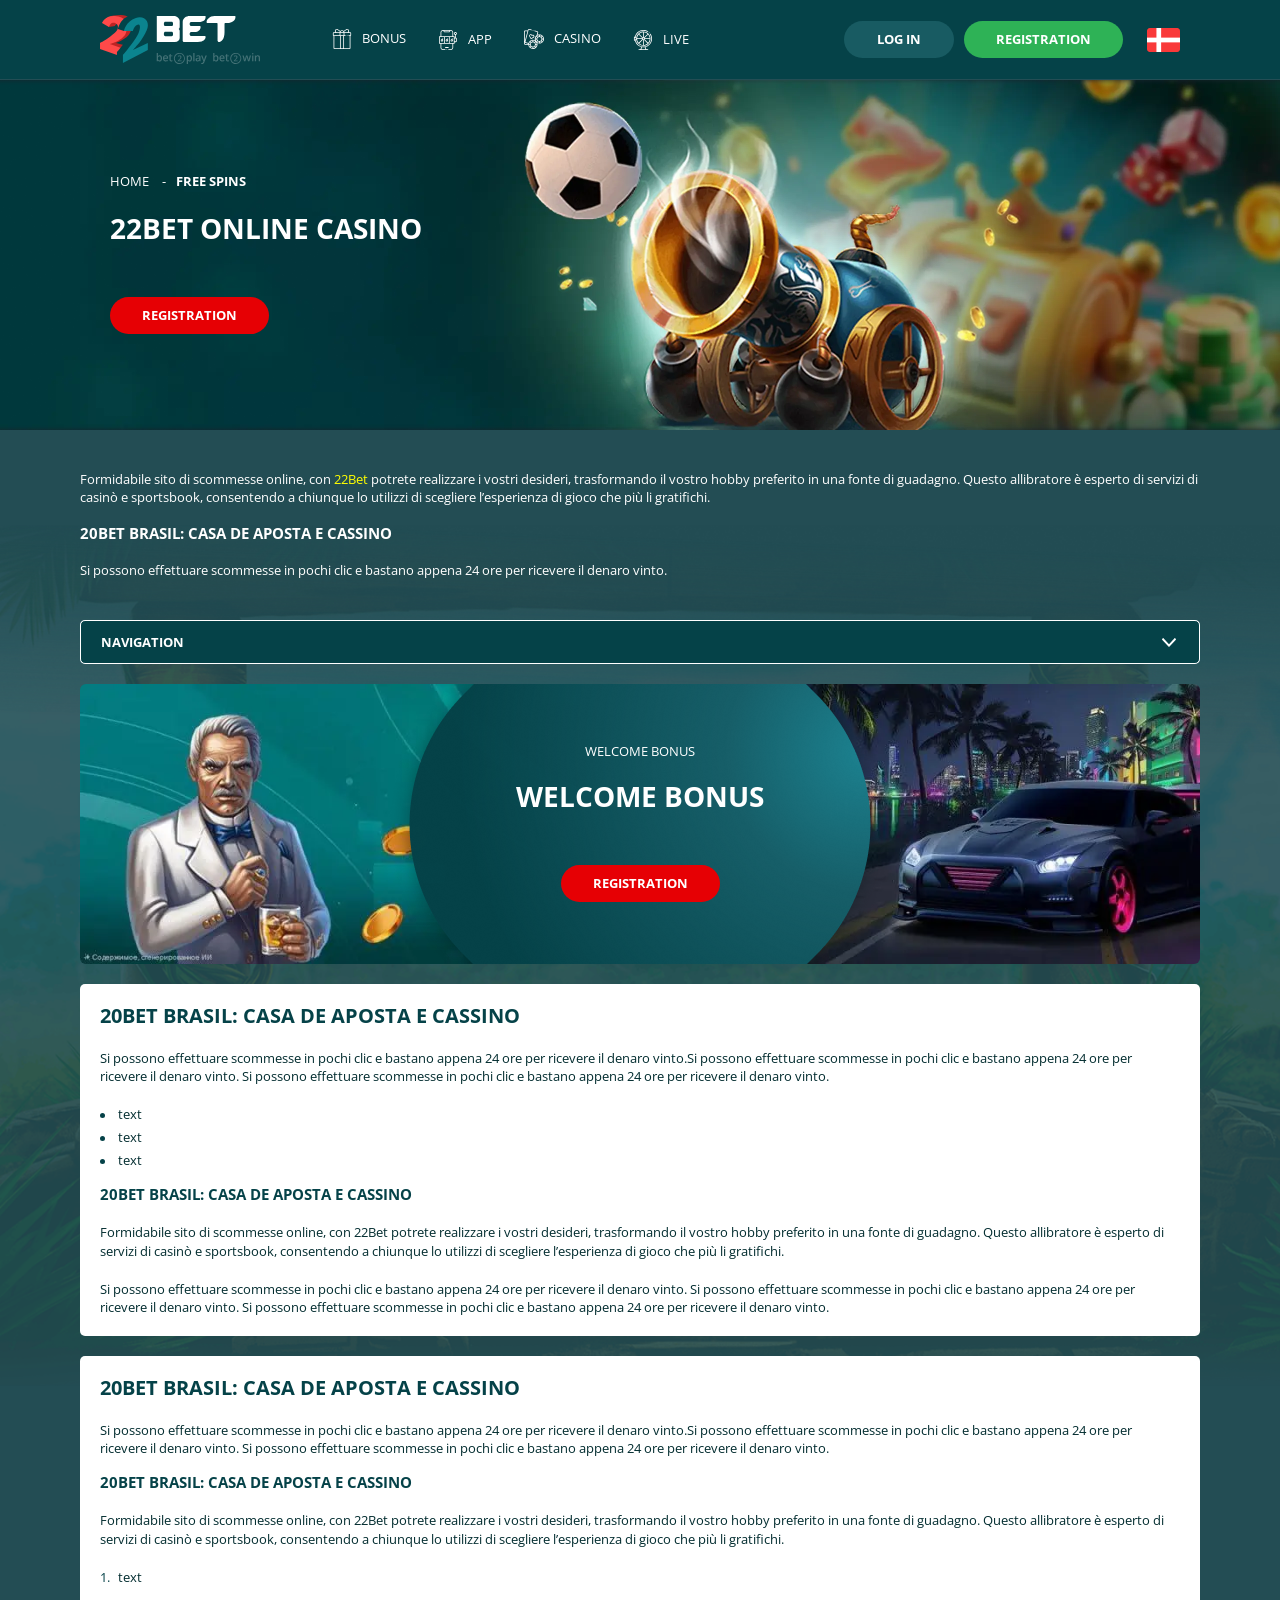
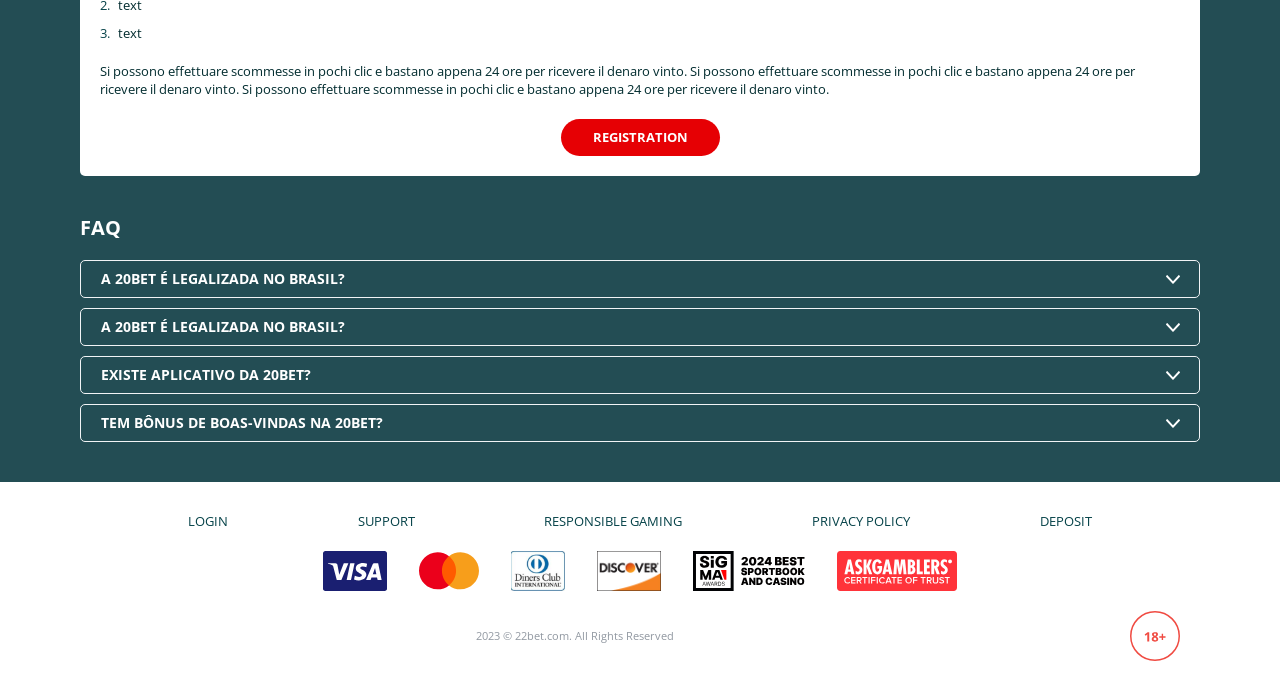
<file: freeSpins.html>
<!DOCTYPE html>
<html lang="dk">
  <head>
    <meta charset="UTF-8" />
   
    <meta name="viewport" content="width=device-width, initial-scale=1.0" />
    <title>22Bet </title>
    <meta name="description" content />
    <meta property="og:site_name" content />
    <meta property="og:title" content />
    <meta property="og:type" content="website" />
    <meta property="og:url" content />
    <meta property="og:image" content />
    <meta property="og:image:alt" content />
    <meta property="og:locale" content="dk" />
    <meta property="og:description" content />
    <link rel="preconnect" href="https://fonts.googleapis.com" />
    <link rel="preconnect" href="https://fonts.gstatic.com" crossorigin="anonymous" />
   <link href="https://fonts.googleapis.com/css2?family=Open+Sans:ital,wght@0,300..800;1,300..800&display=swap" rel="stylesheet">
<link href="https://fonts.googleapis.com/css?family=Roboto+Condensed&display=swap" rel="stylesheet">

   <link rel="stylesheet" href="./css/reset.css" />
    <link rel="stylesheet" href="./css/main.css" />
    <link rel="stylesheet" href="./css/media.css"/>
    <link rel="icon" href="./images/Group.png" type="image/x-icon"/>
    <script
    src="https://code.jquery.com/jquery-3.6.1.min.js"
    integrity="sha256-o88AwQnZB+VDvE9tvIXrMQaPlFFSUTR+nldQm1LuPXQ="
    crossorigin="anonymous"
  ></script>
  </head>
  <body>
    <header class="header">
      <section class="content header__content">
        <a href="./index.html" class="logo header__logo"
          ><img src="./images/logo.svg" alt="logo" title
        /></a>
        <button class="header__btn-menu" >
          <svg width="16px" height="16px" viewBox="0 0 16 16" xmlns="http://www.w3.org/2000/svg">
              <rect y="0" width="16" height="3" rx="1.5"></rect>
              <rect y="6.5" width="16" height="3" rx="1.5"></rect>
              <rect y="13" width="16" height="3" rx="1.5"></rect>
            </svg>
        </button>

          <nav class="menu header__menu">
       <ul class="header__menu-list">
                
              <li class="" >
              <div class="header__menu-wrapper">
                <div class="js-button-expander js-button-expander--menu" >
                <a href="./bonus.html" >
                  <img src="./images/header-bonus.svg" alt="" title>
                <span>Bonus</span>
              </a>
              </div>
              <div class="header__menu-wrap js-expand-content js-expand-content--menu">
                <ul >
                  <li>
                    <a href="./freeSpins.html">
                    <span>Free Spins</span>
                  </a></li>
                  <li><a href="./promoCode.html">
                    <span>Promo Code</span>
                  </a>
                </li>
                  <li><a href="./welcomeBonus.html">
                    <span>Welcome Bonus</span>
                  </a>
                </li>
                <li><a href="./vip.html">
                    <span>VIP</span>
                  </a>
                </li>
                </ul>
              </div>
              </div>
               <a href="./bonus.html" class="header__menu-item">
                <img src="./images/header-bonus.svg" alt="" title>
                <span>Bonus</span>
              </a>
            </li>
              <li>
                <a href="./app.html">
                  <img src="./images/header-app.svg" alt="" title>
                <span> App</span>
                </a>
              </li>
              
              <li class="">
              <div class="header__menu-wrapper">
                <div class="js-button-expander js-button-expander--menu" >
                <a href="./casino.html" >
                  <img src="./images/header-casino.svg" alt="" title>
                <span> Casino</span>
              </a>
              </div>
              <div class="header__menu-wrap js-expand-content js-expand-content--menu">
                <ul >
                  <li>
                    <a href="./slots.html">
                    <span>Slots</span>
                  </a></li>
                 
                </ul>
              </div>
              </div>
               <a href="./casino.html" class="header__menu-item">
                 <img src="./images/header-casino.svg" alt="" title>
                <span>Casino</span>
              </a>
            </li>
               <li>
                <a href="./live.html">
                  <img src="./images/header-live.svg" alt="" title>
               <span>Live</span>
                </a>
              </li>
              <li>
                    <a href="./freeSpins.html">
                    <span>Free Spins</span>
                  </a></li>
                  <li><a href="./promoCode.html">
                    <span>Promo Code</span>
                  </a>
                </li>
                  <li><a href="./welcomeBonus.html">
                    <span>Welcome Bonus</span>
                  </a>
                </li>
                <li><a href="./vip.html">
                    <span>VIP</span>
                  </a>
                </li>
             <li>
                    <a href="./slots.html">
                    <span>Slots</span>
                  </a></li>
             
             
            </ul>
            <div class="header__button header__button-menu " >
              <a href="#" class="button  button__login-menu">log in</a>
              <a href="#" class="button button__menu">registration</a>
            </div>
           
          </nav>
            <a href="#" class="button button__login">log in</a>
            <a href="#" class="button button__singup">registration</a>
            <!-- <div id="clock" class="header__time">00:00</div> -->
            <a href="" class="header__flag">
                <span><img src="./images/flag.png" alt="flag" title /></span>
                
              </a>
      </section>
    </header>
     <main class="main home main-page">
        <section class=" hero hero__page">
           
            <div class="background background-page">
              <img src="./images/layout-images/bg-freeSpin.webp" alt="hero" title />
              
            </div>
            <div class="hero__wrapper hero__wrapper-page">
              <div class="hero__data hero__data-bonus">
                <ul
                class="breadcrumbs "
                
              >
                <li
                  
                >
                  <a href="#" >
                    <span >Home</span></a
                  >
                 
                </li>
                <li
                  
                >
                  <a href="#" > <span >Free Spins</span></a>
                 
                </li>
              </ul>
                <h1 class="title general hero__title">
                 22Bet Online casino
                </h1>
              
                <a href="#" class="button  hero__button ">registration</a>
               
              </div>
             
            </div>
          </section>
      <section class="main__wrap main__wrap-page">
       
       <section class="content__wrapper content__wrapper-page">

          <section class="content article article__background">
            <p>Formidabile sito di scommesse online, con <a href="#">22Bet</a> potrete realizzare i vostri desideri, trasformando il vostro hobby preferito in una fonte di guadagno. Questo allibratore è esperto di servizi di casinò e sportsbook, consentendo a chiunque lo utilizzi di scegliere l’esperienza di gioco che più li gratifichi.</p>
            <h2 class="article__subtitle">20Bet Brasil: Casa de Aposta e Cassino</h2>
            <p>Si possono effettuare scommesse in pochi clic e bastano appena 24 ore per ricevere il denaro vinto.</p>
          </section>
           <section class="content menu-review__content">
              

            
                <div class="menu__review-desk menu__review-content">Navigation</div>
                <ul class="menu__review menu__review-list">
                  <li><a href="#">Lorem ipsum dolor sit</a></li>
                    <li><a href="#">Amet consectetur adipiscing</a></li>
                      <li><a href="#">Quisque faucibus ex sapien vitae</a></li>
                        <li><a href="#">Ut hendrerit sempero</a></li>
                          <li><a href="#">Pulvinar vivamus fringilla</a></li>
                           <li><a href="#">Ad litora torquent per conubia</a></li>
                         
                          
                </ul>
             
          
          </section>
          
         
             
               <section class="content banner banner-main">
            <div class="background ">
              
              <img src="./images/layout-images/banner-freeSpin.webp" alt="banner" title />
              <div class="background-banner ">
              
              <img src="./images/layout-images/banner-frame.png" alt="banner" title />
              
            </div>
            </div>
            <div class="banner__info">
              <p class="banner__subtitle">Welcome Bonus</p>
              
              <h2 class="title high banner__title-main">
                  
           Welcome Bonus
              </h2>
            
              <a href="#" class="button banner__button">registration</a>
            </div>
          </section>
        
       
          
         <section class="content article">
            <h2 class="title high article__title">20Bet Brasil: Casa de Aposta e Cassino</h2>
            
            <p>
             Si possono effettuare scommesse in pochi clic e bastano appena 24 ore per ricevere il denaro vinto.Si possono effettuare scommesse in pochi clic e bastano appena 24 ore per ricevere il denaro vinto. Si possono effettuare scommesse in pochi clic e bastano appena 24 ore per ricevere il denaro vinto.
            </p>
           <ul>
            <li>text</li>
            <li>text</li>
            <li>text</li>
               </ul>
            <h3>20Bet Brasil: Casa de Aposta e Cassino</h3>
            <p>
             Formidabile sito di scommesse online, con 22Bet potrete realizzare i vostri desideri, trasformando il vostro hobby preferito in una fonte di guadagno. Questo allibratore è esperto di servizi di casinò e sportsbook, consentendo a chiunque lo utilizzi di scegliere l’esperienza di gioco che più li gratifichi.
            </p>
            <p>Si possono effettuare scommesse in pochi clic e bastano appena 24 ore per ricevere il denaro vinto. Si possono effettuare scommesse in pochi clic e bastano appena 24 ore per ricevere il denaro vinto. Si possono effettuare scommesse in pochi clic e bastano appena 24 ore per ricevere il denaro vinto.</p>
          </section>
               <section class="content article">
            <h2 class="title high article__title">20Bet Brasil: Casa de Aposta e Cassino</h2>
            
            <p>
             Si possono effettuare scommesse in pochi clic e bastano appena 24 ore per ricevere il denaro vinto.Si possono effettuare scommesse in pochi clic e bastano appena 24 ore per ricevere il denaro vinto. Si possono effettuare scommesse in pochi clic e bastano appena 24 ore per ricevere il denaro vinto.
            </p>
             <h3>20Bet Brasil: Casa de Aposta e Cassino</h3>
            <p>
             Formidabile sito di scommesse online, con 22Bet potrete realizzare i vostri desideri, trasformando il vostro hobby preferito in una fonte di guadagno. Questo allibratore è esperto di servizi di casinò e sportsbook, consentendo a chiunque lo utilizzi di scegliere l’esperienza di gioco che più li gratifichi.
            </p>
           <ol>
                <li>text</li>
            <li>text</li>
            <li>text</li> </ol>
           
            <p>Si possono effettuare scommesse in pochi clic e bastano appena 24 ore per ricevere il denaro vinto. Si possono effettuare scommesse in pochi clic e bastano appena 24 ore per ricevere il denaro vinto. Si possono effettuare scommesse in pochi clic e bastano appena 24 ore per ricevere il denaro vinto.</p>
          <a href="#" class="button">registration</a>
          </section>
      
        
       <section class="content faq">
            <h2 class="title high faq__title">FAQ</h2>
            <ol class="faq__list " >
              <li class="faq__item"  >
                <h3 class="title medium faq__subtitle js-button-expander js-button-expander--faq"  >A 20Bet é legalizada no Brasil?
                 </h3>
                <div  class="faq__answer js-expand-content js-expand-content--faq" >
                  <p>Formidabile sito di scommesse online, con 22Bet potrete realizzare i vostri desideri, trasformando il vostro hobby preferito in una fonte di guadagno. Questo allibratore è esperto di servizi di casinò e sportsbook, consentendo a chiunque lo utilizzi di scegliere l’esperienza di gioco che più li gratifichi.</p>
                  <p  >
                    Sim, a casa de apostas tem licença emitida por Curaçao, que é reconhecida no Brasil e a permite atuar por aqui.
                  </p>
                </div>
              </li>
              <li class="faq__item"  >
                <h3 class="title medium faq__subtitle js-button-expander js-button-expander--faq"  >A 20Bet é legalizada no Brasil?</h3>
                <div class="faq__answer js-expand-content js-expand-content--faq" >
                   <p>Formidabile sito di scommesse online, con 22Bet potrete realizzare i vostri desideri, trasformando il vostro hobby preferito in una fonte di guadagno. Questo allibratore è esperto di servizi di casinò e sportsbook, consentendo a chiunque lo utilizzi di scegliere l’esperienza di gioco che più li gratifichi.</p>
                  <p  >
                    Sim, a casa de apostas tem licença emitida por Curaçao, que é reconhecida no Brasil e a permite atuar por aqui.
                  </p>
                </div>
              </li> 
              <li class="faq__item"  >
                <h3 class="title medium faq__subtitle js-button-expander js-button-expander--faq"  >Existe aplicativo da 20Bet?</h3>
                <div class="faq__answer js-expand-content js-expand-content--faq" >
                  <p>Formidabile sito di scommesse online, con 22Bet mpotrete realizzare i vostri desideri, trasformando il vostro hobby preferito in una fonte di guadagno. Questo allibratore è esperto di servizi di casinò e sportsbook, consentendo a chiunque lo utilizzi di scegliere l’esperienza di gioco che più li gratifichi.</p>
                  <p  >
                    Sim, a casa de apostas tem licença emitida por Curaçao, que é reconhecida no Brasil e a permite atuar por aqui.
                  </p>
                </div>
              </li> 
              <li class="faq__item"  >
                <h3 class="title medium faq__subtitle js-button-expander js-button-expander--faq"  >Tem bônus de boas-vindas na 20Bet?</h3>
                <div class="faq__answer js-expand-content js-expand-content--faq" >
                  <p>Formidabile sito di scommesse online, con 22Bet potrete realizzare i vostri desideri, trasformando il vostro hobby preferito in una fonte di guadagno. Questo allibratore è esperto di servizi di casinò e sportsbook, consentendo a chiunque lo utilizzi di scegliere l’esperienza di gioco che più li gratifichi.</p>
                  <p  >
                    Sim, a casa de apostas tem licença emitida por Curaçao, que é reconhecida no Brasil e a permite atuar por aqui.
                  </p>
                </div>
              </li> 
             
            </ol>
          </section>
        </section> 
      
        <div class=""  onclick="scrollToTop()">
          <button class="main__arrow" id="scrollToTopBtn"></button>
        </div> 
        
      </section>
    </main> 
    <footer class=" footer ">
      <section class="content footer__content">
        <ul class="footer__menu">
         <li><a href="./login.html">Login</a></li>
         <li><a href="./support.html">Support</a></li>
         <li><a href="./responsible.html">Responsible Gaming</a></li>
         <li><a href="./policy.html">Privacy Policy</a></li>
         <li><a href="./deposit.html">Deposit</a></li>
        </ul>
       
          <ul class="footer__cards-list">
           
            <li>
              <a href="#"
                ><img src="./images/visa.svg" alt="cardvisa" title
              /></a>
            </li>
            <li>
              <a href="#"
                ><img
                  src="./images/mastercard.svg"
                  alt="mastercard"
                  title
              /></a>
            </li>
            <li>
                <a href="#"
                  ><img src="./images/diners.svg" alt="diners" title
                /></a>
              </li>
              <li>
                <a href="#"
                  ><img src="./images/discover.svg" alt="discover" title
                /></a>
              </li>
              <li>
                <a href="#"
                  ><img src="./images/sigma.svg" alt="sigma" title
                /></a>
              </li>
              <li>
                <a href="#"
                  ><img src="./images/ask.svg" alt="ask" title
                /></a>
              </li>
            
          </ul>
       
        <div class="footer__wrapp">
          <div class="footer__text">
           
            <p>2023 &copy; 22bet.com. All Rights Reserved
</p>
           
          </div>
          <div class="footer__age">
            <img src="./images/age.svg" alt="age" title />
          </div>
        </div>
      
      </section>
    </footer>
    <script src="./js/arrowUp.js" defer></script>
    <script src="./js/sidebar.js" defer></script>
    <script src="./js/expander.js" defer></script>
    <script src="./js/mobile-menu.js" defer></script>
    <!-- <script src="./js/clock.js" defer></script> -->
  </body>
</html>
</file>
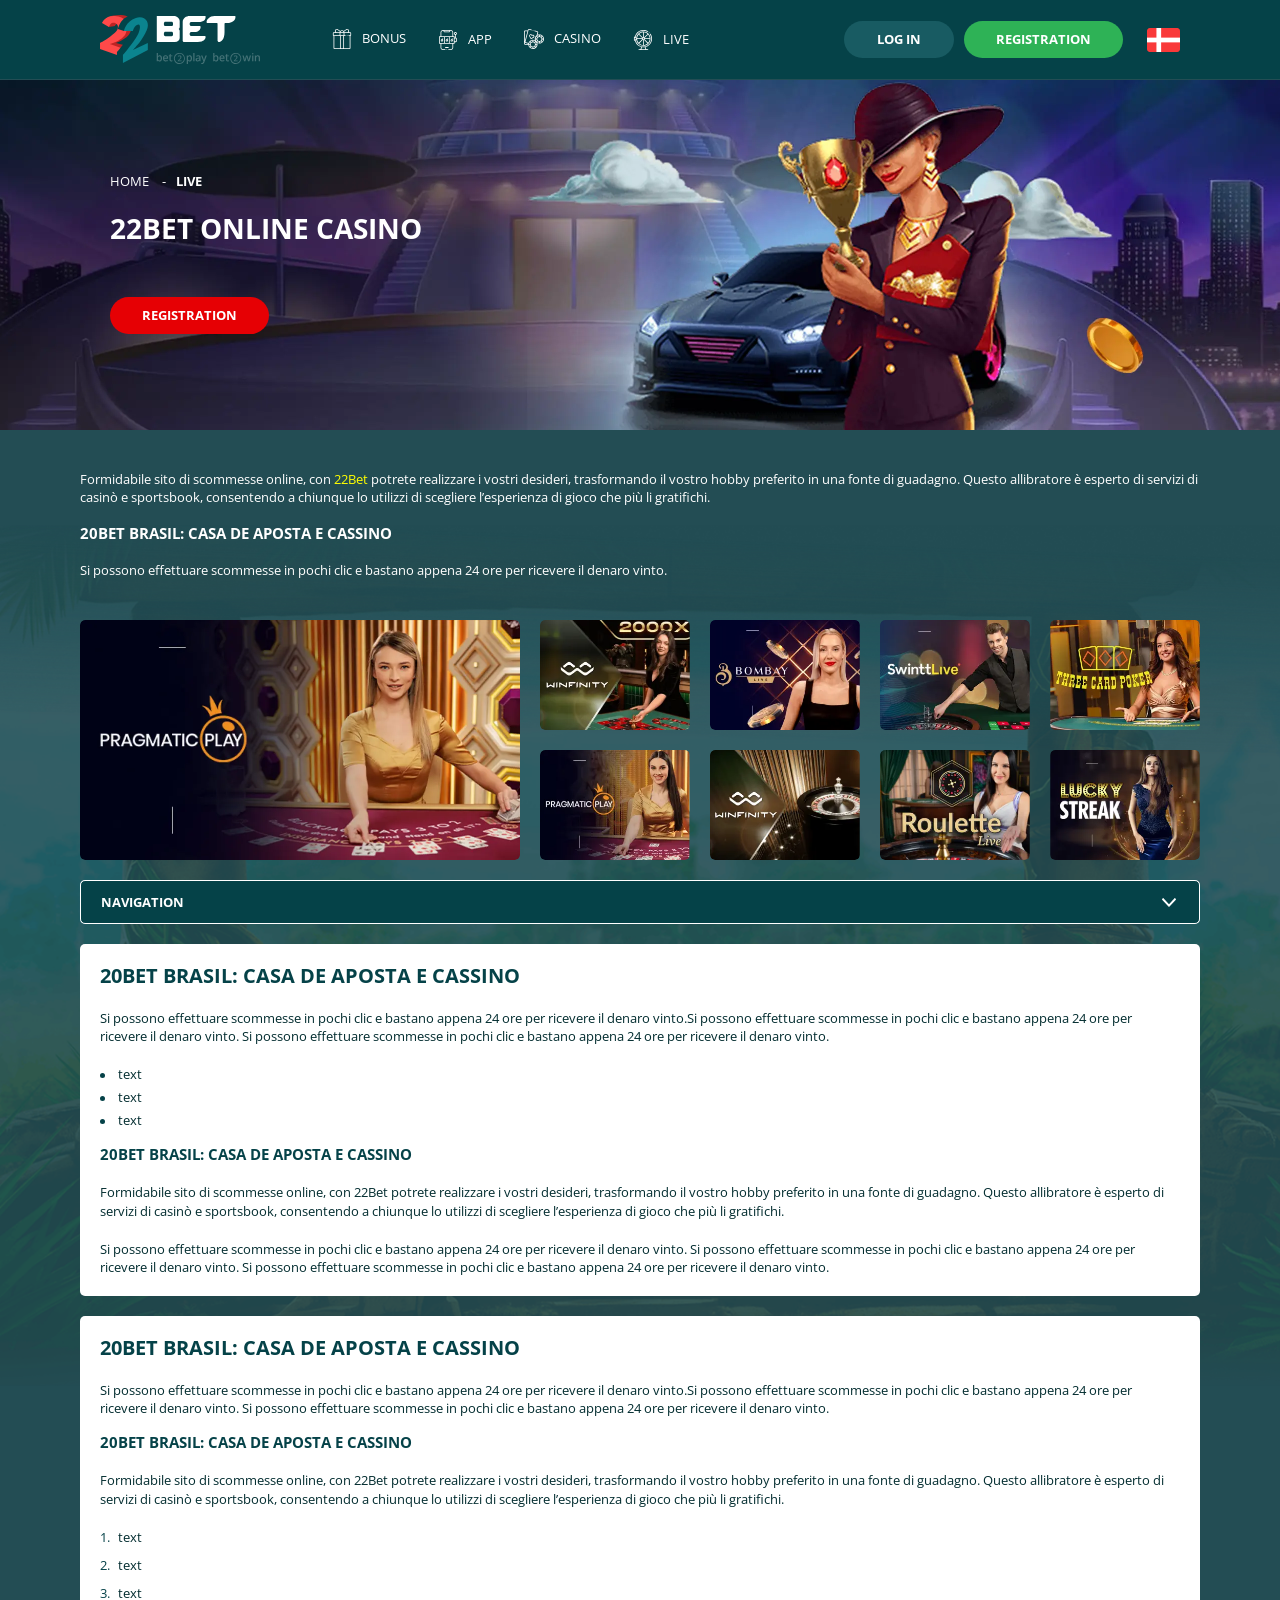
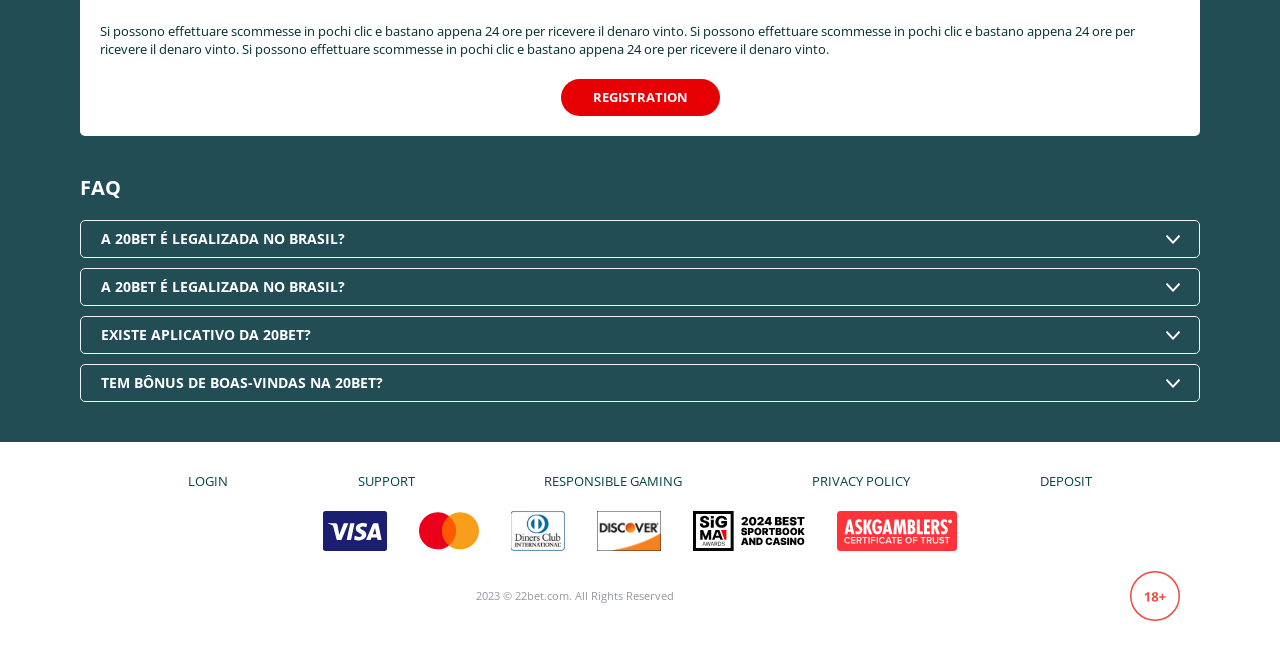
<file: live.html>
<!DOCTYPE html>
<html lang="dk">
  <head>
    <meta charset="UTF-8" />
   
    <meta name="viewport" content="width=device-width, initial-scale=1.0" />
    <title>22Bet </title>
    <meta name="description" content />
    <meta property="og:site_name" content />
    <meta property="og:title" content />
    <meta property="og:type" content="website" />
    <meta property="og:url" content />
    <meta property="og:image" content />
    <meta property="og:image:alt" content />
    <meta property="og:locale" content="dk" />
    <meta property="og:description" content />
    <link rel="preconnect" href="https://fonts.googleapis.com" />
    <link rel="preconnect" href="https://fonts.gstatic.com" crossorigin="anonymous" />
   <link href="https://fonts.googleapis.com/css2?family=Open+Sans:ital,wght@0,300..800;1,300..800&display=swap" rel="stylesheet">
<link href="https://fonts.googleapis.com/css?family=Roboto+Condensed&display=swap" rel="stylesheet">

   <link rel="stylesheet" href="./css/reset.css" />
    <link rel="stylesheet" href="./css/main.css" />
    <link rel="stylesheet" href="./css/media.css"/>
    <link rel="icon" href="./images/Group.png" type="image/x-icon"/>
    <script
    src="https://code.jquery.com/jquery-3.6.1.min.js"
    integrity="sha256-o88AwQnZB+VDvE9tvIXrMQaPlFFSUTR+nldQm1LuPXQ="
    crossorigin="anonymous"
  ></script>
  </head>
  <body >
    <header class="header">
      <section class="content header__content">
        <a href="./index.html" class="logo header__logo"
          ><img src="./images/logo.svg" alt="logo" title
        /></a>
        <button class="header__btn-menu" >
          <svg width="16px" height="16px" viewBox="0 0 16 16" xmlns="http://www.w3.org/2000/svg">
              <rect y="0" width="16" height="3" rx="1.5"></rect>
              <rect y="6.5" width="16" height="3" rx="1.5"></rect>
              <rect y="13" width="16" height="3" rx="1.5"></rect>
            </svg>
        </button>

          <nav class="menu header__menu">
    <ul class="header__menu-list">
                
              <li class="" >
              <div class="header__menu-wrapper">
                <div class="js-button-expander js-button-expander--menu" >
                <a href="./bonus.html" >
                  <img src="./images/header-bonus.svg" alt="" title>
                <span>Bonus</span>
              </a>
              </div>
              <div class="header__menu-wrap js-expand-content js-expand-content--menu">
                <ul >
                  <li>
                    <a href="./freeSpins.html">
                    <span>Free Spins</span>
                  </a></li>
                  <li><a href="./promoCode.html">
                    <span>Promo Code</span>
                  </a>
                </li>
                  <li><a href="./welcomeBonus.html">
                    <span>Welcome Bonus</span>
                  </a>
                </li>
                <li><a href="./vip.html">
                    <span>VIP</span>
                  </a>
                </li>
                </ul>
              </div>
              </div>
               <a href="./bonus.html" class="header__menu-item">
                <img src="./images/header-bonus.svg" alt="" title>
                <span>Bonus</span>
              </a>
            </li>
              <li>
                <a href="./app.html">
                  <img src="./images/header-app.svg" alt="" title>
                <span> App</span>
                </a>
              </li>
              
              <li class="">
              <div class="header__menu-wrapper">
                <div class="js-button-expander js-button-expander--menu" >
                <a href="./casino.html" >
                  <img src="./images/header-casino.svg" alt="" title>
                <span> Casino</span>
              </a>
              </div>
              <div class="header__menu-wrap js-expand-content js-expand-content--menu">
                <ul >
                  <li>
                    <a href="./slots.html">
                    <span>Slots</span>
                  </a></li>
                 
                </ul>
              </div>
              </div>
               <a href="./casino.html" class="header__menu-item">
                 <img src="./images/header-casino.svg" alt="" title>
                <span>Casino</span>
              </a>
            </li>
               <li>
                <a href="./live.html">
                  <img src="./images/header-live.svg" alt="" title>
               <span>Live</span>
                </a>
              </li>
              <li>
                    <a href="./freeSpins.html">
                    <span>Free Spins</span>
                  </a></li>
                  <li><a href="./promoCode.html">
                    <span>Promo Code</span>
                  </a>
                </li>
                  <li><a href="./welcomeBonus.html">
                    <span>Welcome Bonus</span>
                  </a>
                </li>
                <li><a href="./vip.html">
                    <span>VIP</span>
                  </a>
                </li>
             <li>
                    <a href="./slots.html">
                    <span>Slots</span>
                  </a></li>
             
             
            </ul>
            <div class="header__button header__button-menu " >
              <a href="#" class="button  button__login-menu">log in</a>
              <a href="#" class="button button__menu">registration</a>
            </div>
           
          </nav>
            <a href="#" class="button button__login">log in</a>
            <a href="#" class="button button__singup">registration</a>
            <!-- <div id="clock" class="header__time">00:00</div> -->
            <a href="" class="header__flag">
                <span><img src="./images/flag.png" alt="flag" title /></span>
                
              </a>
      </section>
    </header>
     <main class="main home main-page">
        <section class=" hero hero__page">
           
            <div class="background background-page">
              <img src="./images/live/bg-live.webp" alt="hero" title />
              
            </div>
            <div class="hero__wrapper hero__wrapper-page">
              <div class="hero__data hero__data-bonus">
                <ul
                class="breadcrumbs "
                
              >
                <li
                  
                >
                  <a href="#" >
                    <span >Home</span></a
                  >
                 
                </li>
                <li
                  
                >
                  <a href="#" > <span >live</span></a>
                 
                </li>
              </ul>
                <h1 class="title general hero__title">
            22Bet Online casino
                </h1>
                
                <a href="#" class="button  hero__button ">registration</a>
               
              </div>
             
            </div>
          </section>
      <section class="main__wrap main__wrap-page">
       
       <section class="content__wrapper content__wrapper-page">

         
        
       
        <section class="content article article__background">
            <p>Formidabile sito di scommesse online, con <a href="#">22Bet</a> potrete realizzare i vostri desideri, trasformando il vostro hobby preferito in una fonte di guadagno. Questo allibratore è esperto di servizi di casinò e sportsbook, consentendo a chiunque lo utilizzi di scegliere l’esperienza di gioco che più li gratifichi.</p>
            <h2 class="article__subtitle">20Bet Brasil: Casa de Aposta e Cassino</h2>
            <p>Si possono effettuare scommesse in pochi clic e bastano appena 24 ore per ricevere il denaro vinto.</p>
          </section>
           <section class="content casino">
             <ul class="casino__list casino__listFirst">
                <li class="casino__item">
                    <div class="casino__wrapper">
                      <img class="casino__img" src="./images/live/card-live1.webp" alt="" title>
                    <div class="casino__hover casino__hover-live">
                        
                        <div class="casino-box">
                            
                        <a href="#" class="button  casino__buttons"><img src="./images/card-button.svg" alt="" title></a>
                        <h3>Play for free</h3>
                        </div>
                    </div>
                    </div>
                    
                </li>
             </ul>
           
              <ul class="casino__list">
               
                <li class="casino__item">
                  <div class="casino__wrapper">
                    <img class="casino__img" src="./images/live/card-live2.webp" alt="" title>
                <div class="casino__hover casino__hover-live">
                      
                        <div class="casino-box">
                            
                        <a href="#" class="button  casino__buttons"><img src="./images/card-button.svg" alt="" title></a>
                       <h3>Play for free</h3>
                      </div>
                    </div>
                  </div>
                 
              </li>
              <li class="casino__item">
                <div class="casino__wrapper">
                  <img class="casino__img" src="./images/live/card-live3.webp" alt="" title>
               <div class="casino__hover casino__hover-live">
                        
                        <div class="casino-box">
                            
                        <a href="#" class="button  casino__buttons"><img src="./images/card-button.svg" alt="" title></a>
                       <h3>Play for free</h3>
                      </div>
                    </div>
               
            </li>
             <li class="casino__item">
                <div class="casino__wrapper">
                  <img class="casino__img" src="./images/live/card-live4.webp" alt="" title>
               <div class="casino__hover casino__hover-live">
                        
                        <div class="casino-box">
                            
                        <a href="#" class="button  casino__buttons"><img src="./images/card-button.svg" alt="" title></a>
                        <h3>Play for free</h3>
                      </div>
                    </div>
               
            </li>
             <li class="casino__item">
                <div class="casino__wrapper">
                  <img class="casino__img" src="./images/live/card-live5.webp" alt="" title>
               <div class="casino__hover casino__hover-live">
                        
                        <div class="casino-box">
                            
                        <a href="#" class="button  casino__buttons"><img src="./images/card-button.svg" alt="" title></a>
                        <h3>Play for free</h3>
                      </div>
                    </div>
               
            </li>
             <li class="casino__item">
                <div class="casino__wrapper">
                  <img class="casino__img" src="./images/live/card-live6.webp" alt="" title>
               <div class="casino__hover casino__hover-live">
                        
                        <div class="casino-box">
                            
                        <a href="#" class="button  casino__buttons"><img src="./images/card-button.svg" alt="" title></a>
                        <h3>Play for free</h3>
                      </div>
                    </div>
               
            </li>
              <li class="casino__item">
                <div class="casino__wrapper">
                  <img class="casino__img" src="./images/live/card-live7.webp" alt="" title>
               <div class="casino__hover casino__hover-live">
                        
                        <div class="casino-box">
                            
                        <a href="#" class="button  casino__buttons"><img src="./images/card-button.svg" alt="" title></a>
                        <h3>Play for free</h3>
                      </div>
                    </div>
               
            </li>
              <li class="casino__item">
                <div class="casino__wrapper">
                  <img class="casino__img" src="./images/live/card-live8.webp" alt="" title>
               <div class="casino__hover casino__hover-live">
                        
                        <div class="casino-box">
                            
                        <a href="#" class="button  casino__buttons"><img src="./images/card-button.svg" alt="" title></a>
                        <h3>Play for free</h3>
                      </div>
                    </div>
               
            </li>
             <li class="casino__item">
                <div class="casino__wrapper">
                  <img class="casino__img" src="./images/live/card-live9.webp" alt="" title>
               <div class="casino__hover casino__hover-live">
                        
                        <div class="casino-box">
                            
                        <a href="#" class="button  casino__buttons"><img src="./images/card-button.svg" alt="" title></a>
                       <h3>Play for free</h3>
                      </div>
                    </div>
               
            </li>
           
           
    
      

              </ul>
         </section>
             
        
        
         <section class="content menu-review__content">
              

            
                <div class="menu__review-desk menu__review-content">Navigation</div>
                <ul class="menu__review menu__review-list">
                  <li><a href="#">Lorem ipsum dolor sit</a></li>
                    <li><a href="#">Amet consectetur adipiscing</a></li>
                      <li><a href="#">Quisque faucibus ex sapien vitae</a></li>
                        <li><a href="#">Ut hendrerit sempero</a></li>
                          <li><a href="#">Pulvinar vivamus fringilla</a></li>
                           <li><a href="#">Ad litora torquent per conubia</a></li>
                         
                          
                </ul>
             
          
          </section>
           <section class="content article">
            <h2 class="title high article__title">20Bet Brasil: Casa de Aposta e Cassino</h2>
            
            <p>
             Si possono effettuare scommesse in pochi clic e bastano appena 24 ore per ricevere il denaro vinto.Si possono effettuare scommesse in pochi clic e bastano appena 24 ore per ricevere il denaro vinto. Si possono effettuare scommesse in pochi clic e bastano appena 24 ore per ricevere il denaro vinto.
            </p>
           <ul>
            <li>text</li>
            <li>text</li>
            <li>text</li>
               </ul>
            <h3>20Bet Brasil: Casa de Aposta e Cassino</h3>
            <p>
             Formidabile sito di scommesse online, con 22Bet potrete realizzare i vostri desideri, trasformando il vostro hobby preferito in una fonte di guadagno. Questo allibratore è esperto di servizi di casinò e sportsbook, consentendo a chiunque lo utilizzi di scegliere l’esperienza di gioco che più li gratifichi.
            </p>
            <p>Si possono effettuare scommesse in pochi clic e bastano appena 24 ore per ricevere il denaro vinto. Si possono effettuare scommesse in pochi clic e bastano appena 24 ore per ricevere il denaro vinto. Si possono effettuare scommesse in pochi clic e bastano appena 24 ore per ricevere il denaro vinto.</p>
          </section>
               <section class="content article">
            <h2 class="title high article__title">20Bet Brasil: Casa de Aposta e Cassino</h2>
            
            <p>
             Si possono effettuare scommesse in pochi clic e bastano appena 24 ore per ricevere il denaro vinto.Si possono effettuare scommesse in pochi clic e bastano appena 24 ore per ricevere il denaro vinto. Si possono effettuare scommesse in pochi clic e bastano appena 24 ore per ricevere il denaro vinto.
            </p>
             <h3>20Bet Brasil: Casa de Aposta e Cassino</h3>
            <p>
             Formidabile sito di scommesse online, con 22Bet potrete realizzare i vostri desideri, trasformando il vostro hobby preferito in una fonte di guadagno. Questo allibratore è esperto di servizi di casinò e sportsbook, consentendo a chiunque lo utilizzi di scegliere l’esperienza di gioco che più li gratifichi.
            </p>
           <ol>
                <li>text</li>
            <li>text</li>
            <li>text</li> </ol>
           
            <p>Si possono effettuare scommesse in pochi clic e bastano appena 24 ore per ricevere il denaro vinto. Si possono effettuare scommesse in pochi clic e bastano appena 24 ore per ricevere il denaro vinto. Si possono effettuare scommesse in pochi clic e bastano appena 24 ore per ricevere il denaro vinto.</p>
          <a href="#" class="button">registration</a>
          </section>
      
        
     <section class="content faq">
            <h2 class="title high faq__title">FAQ</h2>
            <ol class="faq__list " >
              <li class="faq__item"  >
                <h3 class="title medium faq__subtitle js-button-expander js-button-expander--faq"  >A 20Bet é legalizada no Brasil?
                 </h3>
                <div  class="faq__answer js-expand-content js-expand-content--faq" >
                  <p>Formidabile sito di scommesse online, con 22Bet potrete realizzare i vostri desideri, trasformando il vostro hobby preferito in una fonte di guadagno. Questo allibratore è esperto di servizi di casinò e sportsbook, consentendo a chiunque lo utilizzi di scegliere l’esperienza di gioco che più li gratifichi.</p>
                  <p  >
                    Sim, a casa de apostas tem licença emitida por Curaçao, que é reconhecida no Brasil e a permite atuar por aqui.
                  </p>
                </div>
              </li>
              <li class="faq__item"  >
                <h3 class="title medium faq__subtitle js-button-expander js-button-expander--faq"  >A 20Bet é legalizada no Brasil?</h3>
                <div class="faq__answer js-expand-content js-expand-content--faq" >
                   <p>Formidabile sito di scommesse online, con 22Bet potrete realizzare i vostri desideri, trasformando il vostro hobby preferito in una fonte di guadagno. Questo allibratore è esperto di servizi di casinò e sportsbook, consentendo a chiunque lo utilizzi di scegliere l’esperienza di gioco che più li gratifichi.</p>
                  <p  >
                    Sim, a casa de apostas tem licença emitida por Curaçao, que é reconhecida no Brasil e a permite atuar por aqui.
                  </p>
                </div>
              </li> 
              <li class="faq__item"  >
                <h3 class="title medium faq__subtitle js-button-expander js-button-expander--faq"  >Existe aplicativo da 20Bet?</h3>
                <div class="faq__answer js-expand-content js-expand-content--faq" >
                  <p>Formidabile sito di scommesse online, con 22Bet mpotrete realizzare i vostri desideri, trasformando il vostro hobby preferito in una fonte di guadagno. Questo allibratore è esperto di servizi di casinò e sportsbook, consentendo a chiunque lo utilizzi di scegliere l’esperienza di gioco che più li gratifichi.</p>
                  <p  >
                    Sim, a casa de apostas tem licença emitida por Curaçao, que é reconhecida no Brasil e a permite atuar por aqui.
                  </p>
                </div>
              </li> 
              <li class="faq__item"  >
                <h3 class="title medium faq__subtitle js-button-expander js-button-expander--faq"  >Tem bônus de boas-vindas na 20Bet?</h3>
                <div class="faq__answer js-expand-content js-expand-content--faq" >
                  <p>Formidabile sito di scommesse online, con 22Bet potrete realizzare i vostri desideri, trasformando il vostro hobby preferito in una fonte di guadagno. Questo allibratore è esperto di servizi di casinò e sportsbook, consentendo a chiunque lo utilizzi di scegliere l’esperienza di gioco che più li gratifichi.</p>
                  <p  >
                    Sim, a casa de apostas tem licença emitida por Curaçao, que é reconhecida no Brasil e a permite atuar por aqui.
                  </p>
                </div>
              </li> 
             
            </ol>
          </section>
          
        </section> 
      
        <div class=""  onclick="scrollToTop()">
          <button class="main__arrow" id="scrollToTopBtn"></button>
        </div> 
        
      </section>
    </main> 
      <footer class=" footer ">
      <section class="content footer__content">
        <ul class="footer__menu">
         <li><a href="./login.html">Login</a></li>
         <li><a href="./support.html">Support</a></li>
         <li><a href="./responsible.html">Responsible Gaming</a></li>
         <li><a href="./policy.html">Privacy Policy</a></li>
         <li><a href="./deposit.html">Deposit</a></li>
        </ul>
       
          <ul class="footer__cards-list">
           
            <li>
              <a href="#"
                ><img src="./images/visa.svg" alt="cardvisa" title
              /></a>
            </li>
            <li>
              <a href="#"
                ><img
                  src="./images/mastercard.svg"
                  alt="mastercard"
                  title
              /></a>
            </li>
            <li>
                <a href="#"
                  ><img src="./images/diners.svg" alt="diners" title
                /></a>
              </li>
              <li>
                <a href="#"
                  ><img src="./images/discover.svg" alt="discover" title
                /></a>
              </li>
              <li>
                <a href="#"
                  ><img src="./images/sigma.svg" alt="sigma" title
                /></a>
              </li>
              <li>
                <a href="#"
                  ><img src="./images/ask.svg" alt="ask" title
                /></a>
              </li>
            
          </ul>
       
        <div class="footer__wrapp">
          <div class="footer__text">
           
                   <p>2023 &copy; 22bet.com. All Rights Reserved
</p>
        
           
          </div>
          <div class="footer__age">
            <img src="./images/age.svg" alt="age" title />
          </div>
        </div>
      
      </section>
    </footer>
    <script src="./js/arrowUp.js" defer></script>
    <script src="./js/sidebar.js" defer></script>
    <script src="./js/expander.js" defer></script>
    <script src="./js/mobile-menu.js" defer></script>
    <!-- <script src="./js/clock.js" defer></script> -->
  </body>
</html>
</file>
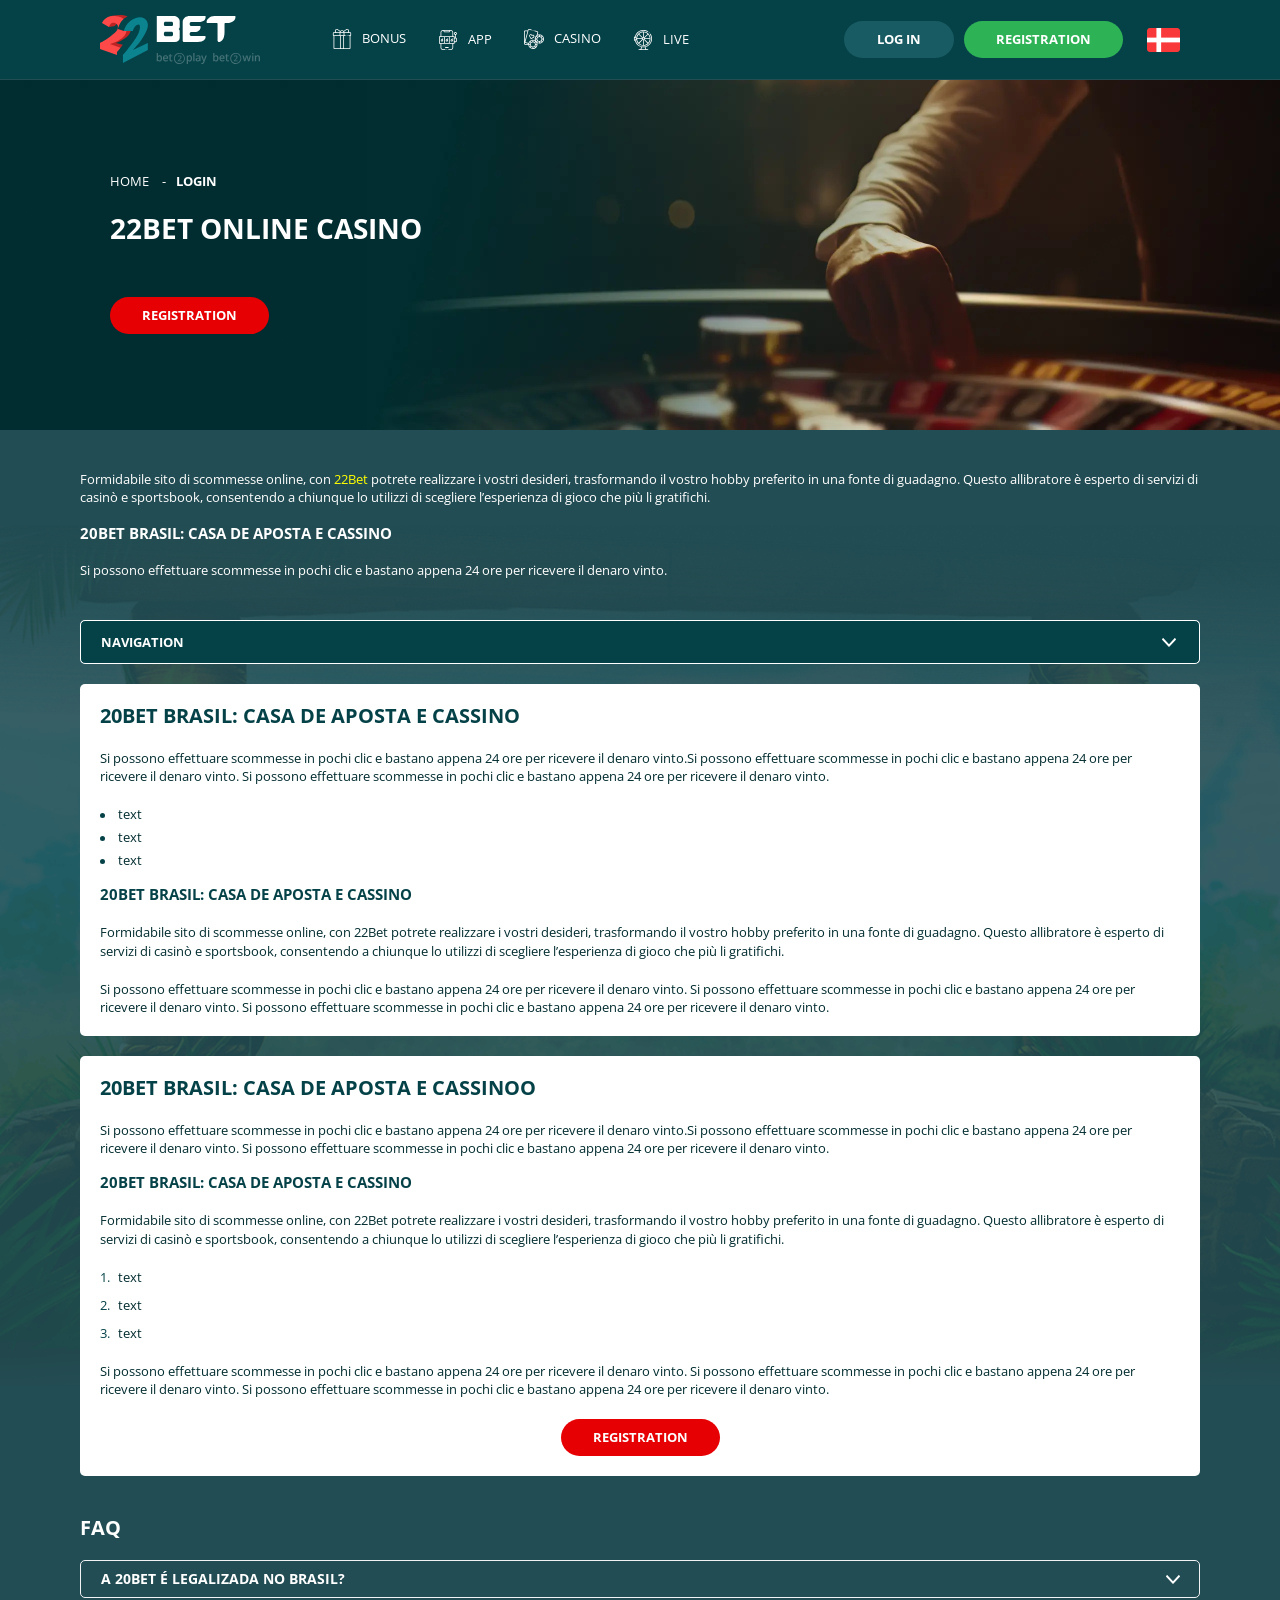
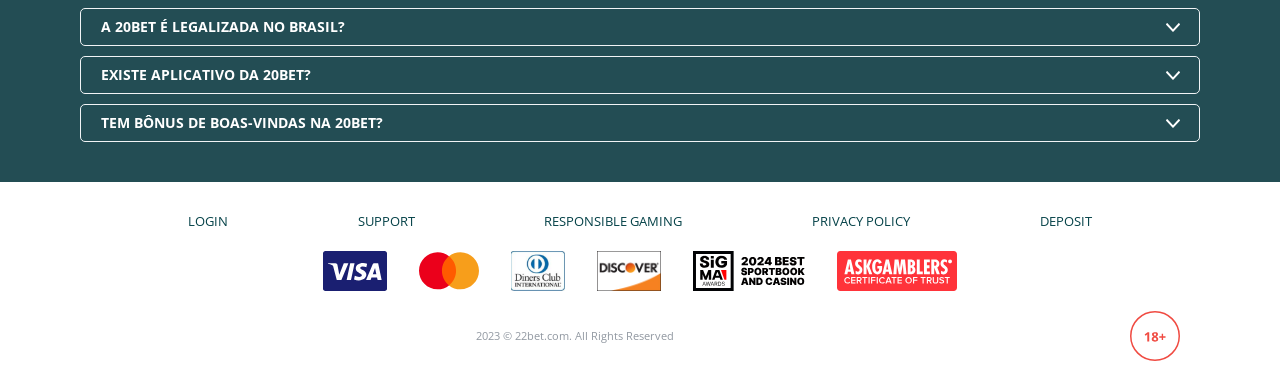
<file: login.html>
<!DOCTYPE html>
<html lang="dk">
  <head>
    <meta charset="UTF-8" />
   
    <meta name="viewport" content="width=device-width, initial-scale=1.0" />
    <title>22Bet </title>
    <meta name="description" content />
    <meta property="og:site_name" content />
    <meta property="og:title" content />
    <meta property="og:type" content="website" />
    <meta property="og:url" content />
    <meta property="og:image" content />
    <meta property="og:image:alt" content />
    <meta property="og:locale" content="dk" />
    <meta property="og:description" content />
    <link rel="preconnect" href="https://fonts.googleapis.com" />
    <link rel="preconnect" href="https://fonts.gstatic.com" crossorigin="anonymous" />
   <link href="https://fonts.googleapis.com/css2?family=Open+Sans:ital,wght@0,300..800;1,300..800&display=swap" rel="stylesheet">
<link href="https://fonts.googleapis.com/css?family=Roboto+Condensed&display=swap" rel="stylesheet">

   <link rel="stylesheet" href="./css/reset.css" />
    <link rel="stylesheet" href="./css/main.css" />
    <link rel="stylesheet" href="./css/media.css"/>
    <link rel="icon" href="./images/Group.png" type="image/x-icon"/>
    <script
    src="https://code.jquery.com/jquery-3.6.1.min.js"
    integrity="sha256-o88AwQnZB+VDvE9tvIXrMQaPlFFSUTR+nldQm1LuPXQ="
    crossorigin="anonymous"
  ></script>
  </head>
  <body >
    <header class="header">
      <section class="content header__content">
        <a href="./index.html" class="logo header__logo"
          ><img src="./images/logo.svg" alt="logo" title
        /></a>
        <button class="header__btn-menu" >
          <svg width="16px" height="16px" viewBox="0 0 16 16" xmlns="http://www.w3.org/2000/svg">
              <rect y="0" width="16" height="3" rx="1.5"></rect>
              <rect y="6.5" width="16" height="3" rx="1.5"></rect>
              <rect y="13" width="16" height="3" rx="1.5"></rect>
            </svg>
        </button>

          <nav class="menu header__menu">
    <ul class="header__menu-list">
                
              <li class="" >
              <div class="header__menu-wrapper">
                <div class="js-button-expander js-button-expander--menu" >
                <a href="./bonus.html" >
                  <img src="./images/header-bonus.svg" alt="" title>
                <span>Bonus</span>
              </a>
              </div>
              <div class="header__menu-wrap js-expand-content js-expand-content--menu">
                <ul >
                  <li>
                    <a href="./freeSpins.html">
                    <span>Free Spins</span>
                  </a></li>
                  <li><a href="./promoCode.html">
                    <span>Promo Code</span>
                  </a>
                </li>
                  <li><a href="./welcomeBonus.html">
                    <span>Welcome Bonus</span>
                  </a>
                </li>
                <li><a href="./vip.html">
                    <span>VIP</span>
                  </a>
                </li>
                </ul>
              </div>
              </div>
               <a href="./bonus.html" class="header__menu-item">
                <img src="./images/header-bonus.svg" alt="" title>
                <span>Bonus</span>
              </a>
            </li>
              <li>
                <a href="./app.html">
                  <img src="./images/header-app.svg" alt="" title>
                <span> App</span>
                </a>
              </li>
              
              <li class="">
              <div class="header__menu-wrapper">
                <div class="js-button-expander js-button-expander--menu" >
                <a href="./casino.html" >
                  <img src="./images/header-casino.svg" alt="" title>
                <span> Casino</span>
              </a>
              </div>
              <div class="header__menu-wrap js-expand-content js-expand-content--menu">
                <ul >
                  <li>
                    <a href="./slots.html">
                    <span>Slots</span>
                  </a></li>
                 
                </ul>
              </div>
              </div>
               <a href="./casino.html" class="header__menu-item">
                 <img src="./images/header-casino.svg" alt="" title>
                <span>Casino</span>
              </a>
            </li>
               <li>
                <a href="./live.html">
                  <img src="./images/header-live.svg" alt="" title>
               <span>Live</span>
                </a>
              </li>
              <li>
                    <a href="./freeSpins.html">
                    <span>Free Spins</span>
                  </a></li>
                  <li><a href="./promoCode.html">
                    <span>Promo Code</span>
                  </a>
                </li>
                  <li><a href="./welcomeBonus.html">
                    <span>Welcome Bonus</span>
                  </a>
                </li>
                <li><a href="./vip.html">
                    <span>VIP</span>
                  </a>
                </li>
             <li>
                    <a href="./slots.html">
                    <span>Slots</span>
                  </a></li>
             
             
            </ul>
            <div class="header__button header__button-menu " >
              <a href="#" class="button  button__login-menu">log in</a>
              <a href="#" class="button button__menu">registration</a>
            </div>
           
          </nav>
            <a href="#" class="button button__login">log in</a>
            <a href="#" class="button button__singup">registration</a>
            <!-- <div id="clock" class="header__time">00:00</div> -->
            <a href="" class="header__flag">
                <span><img src="./images/flag.png" alt="flag" title /></span>
                
              </a>
      </section>
    </header>
     <main class="main home main-page">
        <section class=" hero hero__page">
           
            <div class="background ">
              <img src="./images/layout-images/bg-login.webp" alt="hero" title />
              
            </div>
            <div class="hero__wrapper hero__wrapper-page">
              <div class="hero__data hero__data-bonus">
                <ul
                class="breadcrumbs "
                
              >
                <li
                  
                >
                  <a href="#" >
                    <span >Home</span></a
                  >
                 
                </li>
                <li
                  
                >
                  <a href="#" > <span >Login</span></a>
                 
                </li>
              </ul>
                <h1 class="title general hero__title">
                 22Bet Online casino
                </h1>
              
                <a href="#" class="button  hero__button ">registration</a>
               
              </div>
             
            </div>
          </section>
      <section class="main__wrap main__wrap-page">
       
       <section class="content__wrapper content__wrapper-page">

          <section class="content article article__background">
            <p>Formidabile sito di scommesse online, con <a href="#">22Bet</a> potrete realizzare i vostri desideri, trasformando il vostro hobby preferito in una fonte di guadagno. Questo allibratore è esperto di servizi di casinò e sportsbook, consentendo a chiunque lo utilizzi di scegliere l’esperienza di gioco che più li gratifichi.</p>
            <h2 class="article__subtitle">20Bet Brasil: Casa de Aposta e Cassino</h2>
            <p>Si possono effettuare scommesse in pochi clic e bastano appena 24 ore per ricevere il denaro vinto.</p>
          </section>
           <section class="content menu-review__content">
              

            
                <div class="menu__review-desk menu__review-content">Navigation</div>
                <ul class="menu__review menu__review-list">
                  <li><a href="#">Lorem ipsum dolor sit</a></li>
                    <li><a href="#">Amet consectetur adipiscing</a></li>
                      <li><a href="#">Quisque faucibus ex sapien vitae</a></li>
                        <li><a href="#">Ut hendrerit sempero</a></li>
                          <li><a href="#">Pulvinar vivamus fringilla</a></li>
                           <li><a href="#">Ad litora torquent per conubia</a></li>
                         
                          
                </ul>
             
          
          </section>
          
         
            
          
         <section class="content article">
            <h2 class="title high article__title">20Bet Brasil: Casa de Aposta e Cassino</h2>
            
            <p>
             Si possono effettuare scommesse in pochi clic e bastano appena 24 ore per ricevere il denaro vinto.Si possono effettuare scommesse in pochi clic e bastano appena 24 ore per ricevere il denaro vinto. Si possono effettuare scommesse in pochi clic e bastano appena 24 ore per ricevere il denaro vinto.
            </p>
           <ul>
            <li>text</li>
            <li>text</li>
            <li>text</li>
               </ul>
            <h3>20Bet Brasil: Casa de Aposta e Cassino</h3>
            <p>
             Formidabile sito di scommesse online, con 22Bet potrete realizzare i vostri desideri, trasformando il vostro hobby preferito in una fonte di guadagno. Questo allibratore è esperto di servizi di casinò e sportsbook, consentendo a chiunque lo utilizzi di scegliere l’esperienza di gioco che più li gratifichi.
            </p>
            <p>Si possono effettuare scommesse in pochi clic e bastano appena 24 ore per ricevere il denaro vinto. Si possono effettuare scommesse in pochi clic e bastano appena 24 ore per ricevere il denaro vinto. Si possono effettuare scommesse in pochi clic e bastano appena 24 ore per ricevere il denaro vinto.</p>
          </section>
               <section class="content article">
            <h2 class="title high article__title">20Bet Brasil: Casa de Aposta e Cassinoo</h2>
            
            <p>
             Si possono effettuare scommesse in pochi clic e bastano appena 24 ore per ricevere il denaro vinto.Si possono effettuare scommesse in pochi clic e bastano appena 24 ore per ricevere il denaro vinto. Si possono effettuare scommesse in pochi clic e bastano appena 24 ore per ricevere il denaro vinto.
            </p>
             <h3>20Bet Brasil: Casa de Aposta e Cassino</h3>
            <p>
             Formidabile sito di scommesse online, con 22Bet potrete realizzare i vostri desideri, trasformando il vostro hobby preferito in una fonte di guadagno. Questo allibratore è esperto di servizi di casinò e sportsbook, consentendo a chiunque lo utilizzi di scegliere l’esperienza di gioco che più li gratifichi.
            </p>
           <ol>
                <li>text</li>
            <li>text</li>
            <li>text</li> </ol>
           
            <p>Si possono effettuare scommesse in pochi clic e bastano appena 24 ore per ricevere il denaro vinto. Si possono effettuare scommesse in pochi clic e bastano appena 24 ore per ricevere il denaro vinto. Si possono effettuare scommesse in pochi clic e bastano appena 24 ore per ricevere il denaro vinto.</p>
          <a href="#" class="button">registration</a>
          </section>
      
        
    <section class="content faq">
            <h2 class="title high faq__title">FAQ</h2>
            <ol class="faq__list " >
              <li class="faq__item"  >
                <h3 class="title medium faq__subtitle js-button-expander js-button-expander--faq"  >A 20Bet é legalizada no Brasil?
                 </h3>
                <div  class="faq__answer js-expand-content js-expand-content--faq" >
                  <p>Formidabile sito di scommesse online, con 22Bet potrete realizzare i vostri desideri, trasformando il vostro hobby preferito in una fonte di guadagno. Questo allibratore è esperto di servizi di casinò e sportsbook, consentendo a chiunque lo utilizzi di scegliere l’esperienza di gioco che più li gratifichi.</p>
                  <p  >
                    Sim, a casa de apostas tem licença emitida por Curaçao, que é reconhecida no Brasil e a permite atuar por aqui.
                  </p>
                </div>
              </li>
              <li class="faq__item"  >
                <h3 class="title medium faq__subtitle js-button-expander js-button-expander--faq"  >A 20Bet é legalizada no Brasil?</h3>
                <div class="faq__answer js-expand-content js-expand-content--faq" >
                   <p>Formidabile sito di scommesse online, con 22Bet potrete realizzare i vostri desideri, trasformando il vostro hobby preferito in una fonte di guadagno. Questo allibratore è esperto di servizi di casinò e sportsbook, consentendo a chiunque lo utilizzi di scegliere l’esperienza di gioco che più li gratifichi.</p>
                  <p  >
                    Sim, a casa de apostas tem licença emitida por Curaçao, que é reconhecida no Brasil e a permite atuar por aqui.
                  </p>
                </div>
              </li> 
              <li class="faq__item"  >
                <h3 class="title medium faq__subtitle js-button-expander js-button-expander--faq"  >Existe aplicativo da 20Bet?</h3>
                <div class="faq__answer js-expand-content js-expand-content--faq" >
                  <p>Formidabile sito di scommesse online, con 22Bet mpotrete realizzare i vostri desideri, trasformando il vostro hobby preferito in una fonte di guadagno. Questo allibratore è esperto di servizi di casinò e sportsbook, consentendo a chiunque lo utilizzi di scegliere l’esperienza di gioco che più li gratifichi.</p>
                  <p  >
                    Sim, a casa de apostas tem licença emitida por Curaçao, que é reconhecida no Brasil e a permite atuar por aqui.
                  </p>
                </div>
              </li> 
              <li class="faq__item"  >
                <h3 class="title medium faq__subtitle js-button-expander js-button-expander--faq"  >Tem bônus de boas-vindas na 20Bet?</h3>
                <div class="faq__answer js-expand-content js-expand-content--faq" >
                  <p>Formidabile sito di scommesse online, con 22Bet potrete realizzare i vostri desideri, trasformando il vostro hobby preferito in una fonte di guadagno. Questo allibratore è esperto di servizi di casinò e sportsbook, consentendo a chiunque lo utilizzi di scegliere l’esperienza di gioco che più li gratifichi.</p>
                  <p  >
                    Sim, a casa de apostas tem licença emitida por Curaçao, que é reconhecida no Brasil e a permite atuar por aqui.
                  </p>
                </div>
              </li> 
             
            </ol>
          </section>
          
        </section> 
      
        <div class=""  onclick="scrollToTop()">
          <button class="main__arrow" id="scrollToTopBtn"></button>
        </div> 
        
      </section>
    </main> 
    <footer class=" footer ">
      <section class="content footer__content">
        <ul class="footer__menu">
         <li><a href="./login.html">Login</a></li>
         <li><a href="./support.html">Support</a></li>
         <li><a href="./responsible.html">Responsible Gaming</a></li>
         <li><a href="./policy.html">Privacy Policy</a></li>
         <li><a href="./deposit.html">Deposit</a></li>
        </ul>
       
          <ul class="footer__cards-list">
           
            <li>
              <a href="#"
                ><img src="./images/visa.svg" alt="cardvisa" title
              /></a>
            </li>
            <li>
              <a href="#"
                ><img
                  src="./images/mastercard.svg"
                  alt="mastercard"
                  title
              /></a>
            </li>
            <li>
                <a href="#"
                  ><img src="./images/diners.svg" alt="diners" title
                /></a>
              </li>
              <li>
                <a href="#"
                  ><img src="./images/discover.svg" alt="discover" title
                /></a>
              </li>
              <li>
                <a href="#"
                  ><img src="./images/sigma.svg" alt="sigma" title
                /></a>
              </li>
              <li>
                <a href="#"
                  ><img src="./images/ask.svg" alt="ask" title
                /></a>
              </li>
            
          </ul>
       
        <div class="footer__wrapp">
          <div class="footer__text">
           
            <p>2023 &copy; 22bet.com. All Rights Reserved
</p>
           
          </div>
          <div class="footer__age">
            <img src="./images/age.svg" alt="age" title />
          </div>
        </div>
      
      </section>
    </footer>
    <script src="./js/arrowUp.js" defer></script>
    <script src="./js/sidebar.js" defer></script>
    <script src="./js/expander.js" defer></script>
    <script src="./js/mobile-menu.js" defer></script>
    <!-- <script src="./js/clock.js" defer></script> -->
  </body>
</html>
</file>
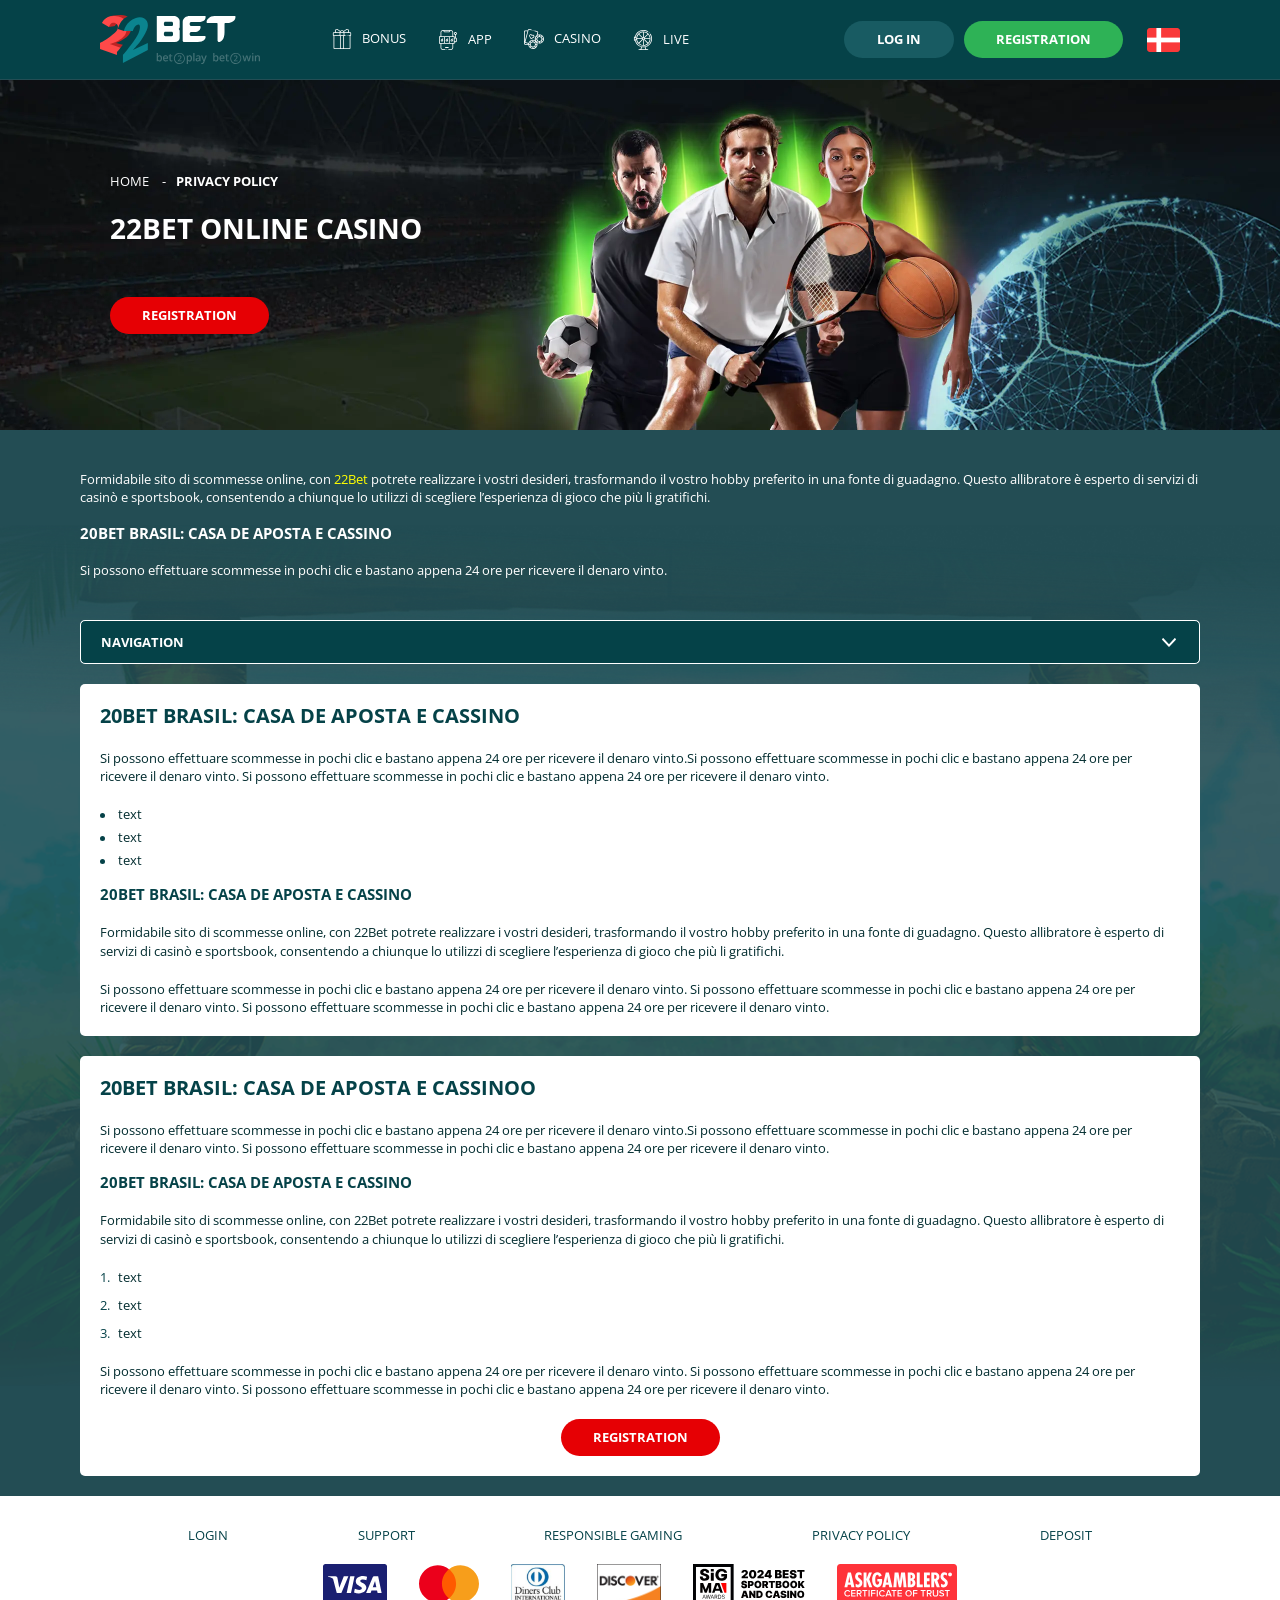
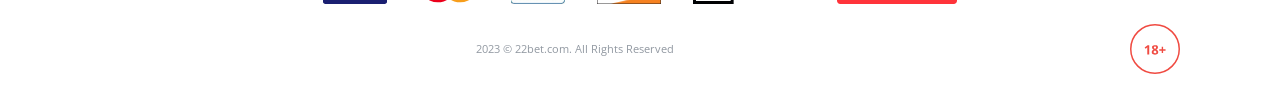
<file: policy.html>
<!DOCTYPE html>
<html lang="dk">
  <head>
    <meta charset="UTF-8" />
   
    <meta name="viewport" content="width=device-width, initial-scale=1.0" />
    <title>22Bet </title>
    <meta name="description" content />
    <meta property="og:site_name" content />
    <meta property="og:title" content />
    <meta property="og:type" content="website" />
    <meta property="og:url" content />
    <meta property="og:image" content />
    <meta property="og:image:alt" content />
    <meta property="og:locale" content="dk" />
    <meta property="og:description" content />
    <link rel="preconnect" href="https://fonts.googleapis.com" />
    <link rel="preconnect" href="https://fonts.gstatic.com" crossorigin="anonymous" />
   <link href="https://fonts.googleapis.com/css2?family=Open+Sans:ital,wght@0,300..800;1,300..800&display=swap" rel="stylesheet">
<link href="https://fonts.googleapis.com/css?family=Roboto+Condensed&display=swap" rel="stylesheet">

   <link rel="stylesheet" href="./css/reset.css" />
    <link rel="stylesheet" href="./css/main.css" />
    <link rel="stylesheet" href="./css/media.css"/>
    <link rel="icon" href="./images/Group.png" type="image/x-icon"/>
    <script
    src="https://code.jquery.com/jquery-3.6.1.min.js"
    integrity="sha256-o88AwQnZB+VDvE9tvIXrMQaPlFFSUTR+nldQm1LuPXQ="
    crossorigin="anonymous"
  ></script>
  </head>
  <body >
    <header class="header">
      <section class="content header__content">
        <a href="./index.html" class="logo header__logo"
          ><img src="./images/logo.svg" alt="logo" title
        /></a>
        <button class="header__btn-menu" >
          <svg width="16px" height="16px" viewBox="0 0 16 16" xmlns="http://www.w3.org/2000/svg">
              <rect y="0" width="16" height="3" rx="1.5"></rect>
              <rect y="6.5" width="16" height="3" rx="1.5"></rect>
              <rect y="13" width="16" height="3" rx="1.5"></rect>
            </svg>
        </button>

          <nav class="menu header__menu">
    <ul class="header__menu-list">
                
              <li class="" >
              <div class="header__menu-wrapper">
                <div class="js-button-expander js-button-expander--menu" >
                <a href="./bonus.html" >
                  <img src="./images/header-bonus.svg" alt="" title>
                <span>Bonus</span>
              </a>
              </div>
              <div class="header__menu-wrap js-expand-content js-expand-content--menu">
                <ul >
                  <li>
                    <a href="./freeSpins.html">
                    <span>Free Spins</span>
                  </a></li>
                  <li><a href="./promoCode.html">
                    <span>Promo Code</span>
                  </a>
                </li>
                  <li><a href="./welcomeBonus.html">
                    <span>Welcome Bonus</span>
                  </a>
                </li>
                <li><a href="./vip.html">
                    <span>VIP</span>
                  </a>
                </li>
                </ul>
              </div>
              </div>
               <a href="./bonus.html" class="header__menu-item">
                <img src="./images/header-bonus.svg" alt="" title>
                <span>Bonus</span>
              </a>
            </li>
              <li>
                <a href="./app.html">
                  <img src="./images/header-app.svg" alt="" title>
                <span> App</span>
                </a>
              </li>
              
              <li class="">
              <div class="header__menu-wrapper">
                <div class="js-button-expander js-button-expander--menu" >
                <a href="./casino.html" >
                  <img src="./images/header-casino.svg" alt="" title>
                <span> Casino</span>
              </a>
              </div>
              <div class="header__menu-wrap js-expand-content js-expand-content--menu">
                <ul >
                  <li>
                    <a href="./slots.html">
                    <span>Slots</span>
                  </a></li>
                 
                </ul>
              </div>
              </div>
               <a href="./casino.html" class="header__menu-item">
                 <img src="./images/header-casino.svg" alt="" title>
                <span>Casino</span>
              </a>
            </li>
               <li>
                <a href="./live.html">
                  <img src="./images/header-live.svg" alt="" title>
               <span>Live</span>
                </a>
              </li>
              <li>
                    <a href="./freeSpins.html">
                    <span>Free Spins</span>
                  </a></li>
                  <li><a href="./promoCode.html">
                    <span>Promo Code</span>
                  </a>
                </li>
                  <li><a href="./welcomeBonus.html">
                    <span>Welcome Bonus</span>
                  </a>
                </li>
                <li><a href="./vip.html">
                    <span>VIP</span>
                  </a>
                </li>
             <li>
                    <a href="./slots.html">
                    <span>Slots</span>
                  </a></li>
             
             
            </ul>
            <div class="header__button header__button-menu " >
              <a href="#" class="button  button__login-menu">log in</a>
              <a href="#" class="button button__menu">registration</a>
            </div>
           
          </nav>
            <a href="#" class="button button__login">log in</a>
            <a href="#" class="button button__singup">registration</a>
            <!-- <div id="clock" class="header__time">00:00</div> -->
            <a href="" class="header__flag">
                <span><img src="./images/flag.png" alt="flag" title /></span>
                
              </a>
      </section>
    </header>
     <main class="main home main-page">
        <section class=" hero hero__page">
           
            <div class="background backgroundPolicy">
              <img src="./images/layout-images/bg-policy.webp" alt="hero" title />
              
            </div>
            <div class="hero__wrapper hero__wrapper-page">
              <div class="hero__data hero__data-bonus">
                <ul
                class="breadcrumbs "
                
              >
                <li
                  
                >
                  <a href="#" >
                    <span >Home</span></a
                  >
                 
                </li>
                <li
                  
                >
                  <a href="#" > <span >Privacy Policy</span></a>
                 
                </li>
              </ul>
                <h1 class="title general hero__title">
                 22Bet Online casino
                </h1>
              
                <a href="#" class="button  hero__button ">registration</a>
               
              </div>
             
            </div>
          </section>
      <section class="main__wrap main__wrap-page">
       
       <section class="content__wrapper content__wrapper-page">

          <section class="content article article__background">
            <p>Formidabile sito di scommesse online, con <a href="#">22Bet</a> potrete realizzare i vostri desideri, trasformando il vostro hobby preferito in una fonte di guadagno. Questo allibratore è esperto di servizi di casinò e sportsbook, consentendo a chiunque lo utilizzi di scegliere l’esperienza di gioco che più li gratifichi.</p>
            <h2 class="article__subtitle">20Bet Brasil: Casa de Aposta e Cassino</h2>
            <p>Si possono effettuare scommesse in pochi clic e bastano appena 24 ore per ricevere il denaro vinto.</p>
          </section>
           <section class="content menu-review__content">
              

            
                <div class="menu__review-desk menu__review-content">Navigation</div>
                <ul class="menu__review menu__review-list">
                  <li><a href="#">Lorem ipsum dolor sit</a></li>
                    <li><a href="#">Amet consectetur adipiscing</a></li>
                      <li><a href="#">Quisque faucibus ex sapien vitae</a></li>
                        <li><a href="#">Ut hendrerit sempero</a></li>
                          <li><a href="#">Pulvinar vivamus fringilla</a></li>
                           <li><a href="#">Ad litora torquent per conubia</a></li>
                         
                          
                </ul>
             
          
          </section>
          
         
            
          
         <section class="content article">
            <h2 class="title high article__title">20Bet Brasil: Casa de Aposta e Cassino</h2>
            
            <p>
             Si possono effettuare scommesse in pochi clic e bastano appena 24 ore per ricevere il denaro vinto.Si possono effettuare scommesse in pochi clic e bastano appena 24 ore per ricevere il denaro vinto. Si possono effettuare scommesse in pochi clic e bastano appena 24 ore per ricevere il denaro vinto.
            </p>
           <ul>
            <li>text</li>
            <li>text</li>
            <li>text</li>
               </ul>
            <h3>20Bet Brasil: Casa de Aposta e Cassino</h3>
            <p>
             Formidabile sito di scommesse online, con 22Bet potrete realizzare i vostri desideri, trasformando il vostro hobby preferito in una fonte di guadagno. Questo allibratore è esperto di servizi di casinò e sportsbook, consentendo a chiunque lo utilizzi di scegliere l’esperienza di gioco che più li gratifichi.
            </p>
            <p>Si possono effettuare scommesse in pochi clic e bastano appena 24 ore per ricevere il denaro vinto. Si possono effettuare scommesse in pochi clic e bastano appena 24 ore per ricevere il denaro vinto. Si possono effettuare scommesse in pochi clic e bastano appena 24 ore per ricevere il denaro vinto.</p>
          </section>
               <section class="content article">
            <h2 class="title high article__title">20Bet Brasil: Casa de Aposta e Cassinoo</h2>
            
            <p>
             Si possono effettuare scommesse in pochi clic e bastano appena 24 ore per ricevere il denaro vinto.Si possono effettuare scommesse in pochi clic e bastano appena 24 ore per ricevere il denaro vinto. Si possono effettuare scommesse in pochi clic e bastano appena 24 ore per ricevere il denaro vinto.
            </p>
             <h3>20Bet Brasil: Casa de Aposta e Cassino</h3>
            <p>
             Formidabile sito di scommesse online, con 22Bet potrete realizzare i vostri desideri, trasformando il vostro hobby preferito in una fonte di guadagno. Questo allibratore è esperto di servizi di casinò e sportsbook, consentendo a chiunque lo utilizzi di scegliere l’esperienza di gioco che più li gratifichi.
            </p>
           <ol>
                <li>text</li>
            <li>text</li>
            <li>text</li> </ol>
           
            <p>Si possono effettuare scommesse in pochi clic e bastano appena 24 ore per ricevere il denaro vinto. Si possono effettuare scommesse in pochi clic e bastano appena 24 ore per ricevere il denaro vinto. Si possono effettuare scommesse in pochi clic e bastano appena 24 ore per ricevere il denaro vinto.</p>
          <a href="#" class="button">registration</a>
          </section>
      
  
          
        </section> 
      
        <div class=""  onclick="scrollToTop()">
          <button class="main__arrow" id="scrollToTopBtn"></button>
        </div> 
        
      </section>
    </main> 
    <footer class=" footer ">
      <section class="content footer__content">
        <ul class="footer__menu">
         <li><a href="./login.html">Login</a></li>
         <li><a href="./support.html">Support</a></li>
         <li><a href="./responsible.html">Responsible Gaming</a></li>
         <li><a href="./policy.html">Privacy Policy</a></li>
         <li><a href="./deposit.html">Deposit</a></li>
        </ul>
       
          <ul class="footer__cards-list">
           
            <li>
              <a href="#"
                ><img src="./images/visa.svg" alt="cardvisa" title
              /></a>
            </li>
            <li>
              <a href="#"
                ><img
                  src="./images/mastercard.svg"
                  alt="mastercard"
                  title
              /></a>
            </li>
            <li>
                <a href="#"
                  ><img src="./images/diners.svg" alt="diners" title
                /></a>
              </li>
              <li>
                <a href="#"
                  ><img src="./images/discover.svg" alt="discover" title
                /></a>
              </li>
              <li>
                <a href="#"
                  ><img src="./images/sigma.svg" alt="sigma" title
                /></a>
              </li>
              <li>
                <a href="#"
                  ><img src="./images/ask.svg" alt="ask" title
                /></a>
              </li>
            
          </ul>
       
        <div class="footer__wrapp">
          <div class="footer__text">
           
            <p>2023 &copy; 22bet.com. All Rights Reserved
</p>
           
          </div>
          <div class="footer__age">
            <img src="./images/age.svg" alt="age" title />
          </div>
        </div>
      
      </section>
    </footer>
    <script src="./js/arrowUp.js" defer></script>
    <script src="./js/sidebar.js" defer></script>
    <script src="./js/expander.js" defer></script>
    <script src="./js/mobile-menu.js" defer></script>
    <!-- <script src="./js/clock.js" defer></script> -->
  </body>
</html>
</file>
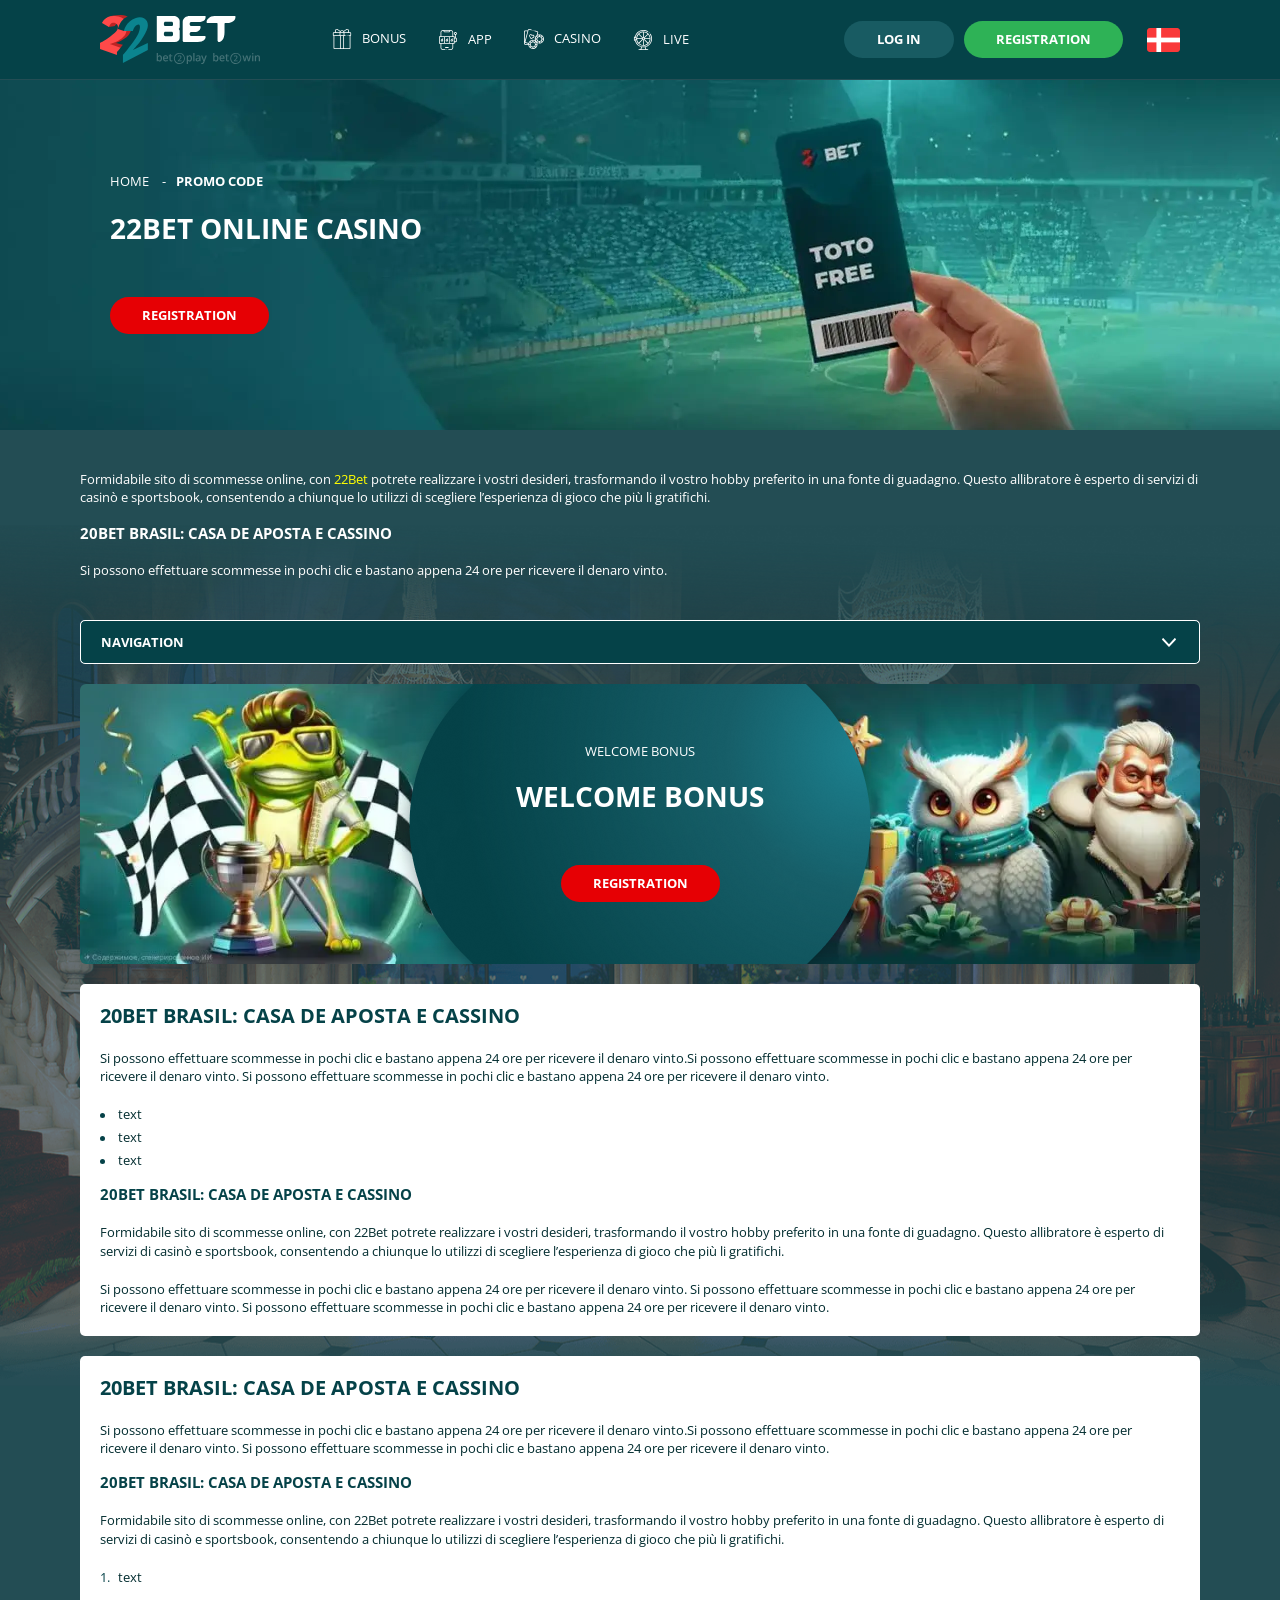
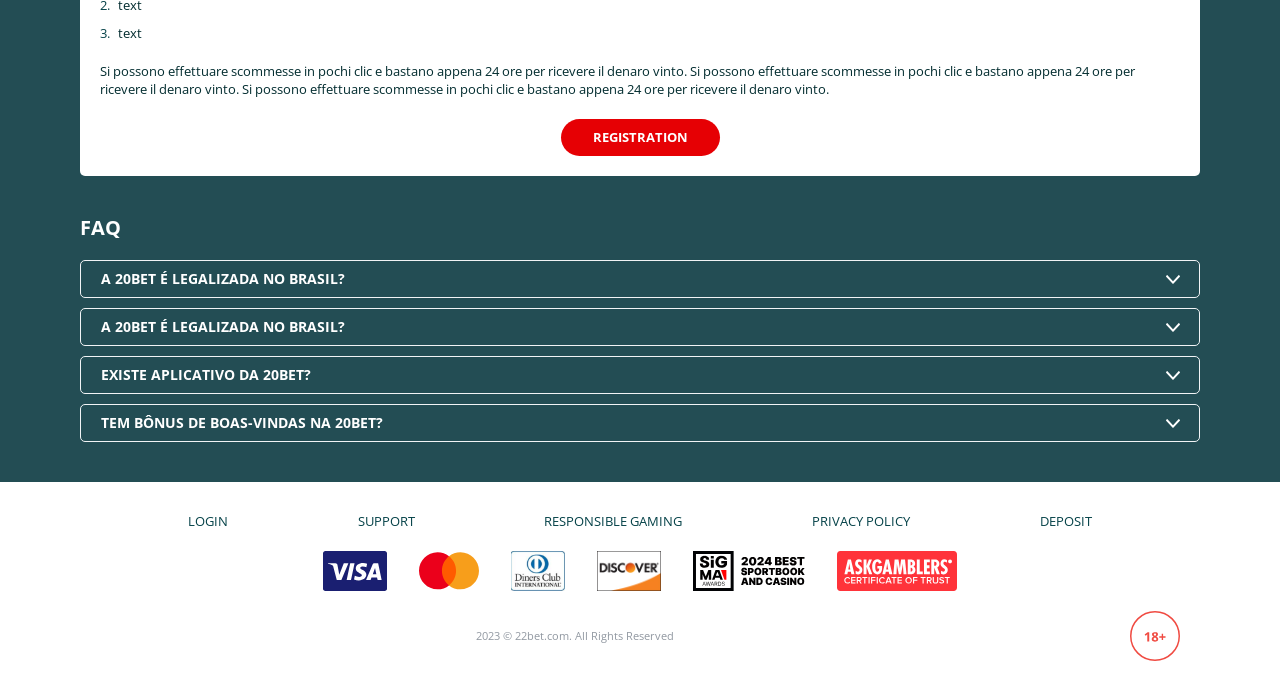
<file: promoCode.html>
<!DOCTYPE html>
<html lang="dk">
  <head>
    <meta charset="UTF-8" />
   
    <meta name="viewport" content="width=device-width, initial-scale=1.0" />
    <title>22Bet </title>
    <meta name="description" content />
    <meta property="og:site_name" content />
    <meta property="og:title" content />
    <meta property="og:type" content="website" />
    <meta property="og:url" content />
    <meta property="og:image" content />
    <meta property="og:image:alt" content />
    <meta property="og:locale" content="dk" />
    <meta property="og:description" content />
    <link rel="preconnect" href="https://fonts.googleapis.com" />
    <link rel="preconnect" href="https://fonts.gstatic.com" crossorigin="anonymous" />
   <link href="https://fonts.googleapis.com/css2?family=Open+Sans:ital,wght@0,300..800;1,300..800&display=swap" rel="stylesheet">
<link href="https://fonts.googleapis.com/css?family=Roboto+Condensed&display=swap" rel="stylesheet">

   <link rel="stylesheet" href="./css/reset.css" />
    <link rel="stylesheet" href="./css/main.css" />
    <link rel="stylesheet" href="./css/media.css"/>
    <link rel="icon" href="./images/Group.png" type="image/x-icon"/>
    <script
    src="https://code.jquery.com/jquery-3.6.1.min.js"
    integrity="sha256-o88AwQnZB+VDvE9tvIXrMQaPlFFSUTR+nldQm1LuPXQ="
    crossorigin="anonymous"
  ></script>
  </head>
  <body class="body">
    <header class="header">
      <section class="content header__content">
        <a href="./index.html" class="logo header__logo"
          ><img src="./images/logo.svg" alt="logo" title
        /></a>
        <button class="header__btn-menu" >
          <svg width="16px" height="16px" viewBox="0 0 16 16" xmlns="http://www.w3.org/2000/svg">
              <rect y="0" width="16" height="3" rx="1.5"></rect>
              <rect y="6.5" width="16" height="3" rx="1.5"></rect>
              <rect y="13" width="16" height="3" rx="1.5"></rect>
            </svg>
        </button>

          <nav class="menu header__menu">
             <ul class="header__menu-list">
                
              <li class="" >
              <div class="header__menu-wrapper">
                <div class="js-button-expander js-button-expander--menu" >
                <a href="./bonus.html" >
                  <img src="./images/header-bonus.svg" alt="" title>
                <span>Bonus</span>
              </a>
              </div>
              <div class="header__menu-wrap js-expand-content js-expand-content--menu">
                <ul >
                  <li>
                    <a href="./freeSpins.html">
                    <span>Free Spins</span>
                  </a></li>
                  <li><a href="./promoCode.html">
                    <span>Promo Code</span>
                  </a>
                </li>
                  <li><a href="./welcomeBonus.html">
                    <span>Welcome Bonus</span>
                  </a>
                </li>
                <li><a href="./vip.html">
                    <span>VIP</span>
                  </a>
                </li>
                </ul>
              </div>
              </div>
               <a href="./bonus.html" class="header__menu-item">
                <img src="./images/header-bonus.svg" alt="" title>
                <span>Bonus</span>
              </a>
            </li>
              <li>
                <a href="./app.html">
                  <img src="./images/header-app.svg" alt="" title>
                <span> App</span>
                </a>
              </li>
              
              <li class="">
              <div class="header__menu-wrapper">
                <div class="js-button-expander js-button-expander--menu" >
                <a href="./casino.html" >
                  <img src="./images/header-casino.svg" alt="" title>
                <span> Casino</span>
              </a>
              </div>
              <div class="header__menu-wrap js-expand-content js-expand-content--menu">
                <ul >
                  <li>
                    <a href="./slots.html">
                    <span>Slots</span>
                  </a></li>
                 
                </ul>
              </div>
              </div>
               <a href="./casino.html" class="header__menu-item">
                 <img src="./images/header-casino.svg" alt="" title>
                <span>Casino</span>
              </a>
            </li>
               <li>
                <a href="./live.html">
                  <img src="./images/header-live.svg" alt="" title>
               <span>Live</span>
                </a>
              </li>
              <li>
                    <a href="./freeSpins.html">
                    <span>Free Spins</span>
                  </a></li>
                  <li><a href="./promoCode.html">
                    <span>Promo Code</span>
                  </a>
                </li>
                  <li><a href="./welcomeBonus.html">
                    <span>Welcome Bonus</span>
                  </a>
                </li>
                <li><a href="./vip.html">
                    <span>VIP</span>
                  </a>
                </li>
             <li>
                    <a href="./slots.html">
                    <span>Slots</span>
                  </a></li>
             
             
            </ul>
            <div class="header__button header__button-menu " >
              <a href="#" class="button  button__login-menu">log in</a>
              <a href="#" class="button button__menu">registration</a>
            </div>
           
          </nav>
            <a href="#" class="button button__login">log in</a>
            <a href="#" class="button button__singup">registration</a>
            <!-- <div id="clock" class="header__time">00:00</div> -->
            <a href="" class="header__flag">
                <span><img src="./images/flag.png" alt="flag" title /></span>
                
              </a>
      </section>
    </header>
     <main class="main home main-page">
        <section class=" hero hero__page">
           
            <div class="background background-page">
              <img src="./images/layout-images/bg-promoCode.webp" alt="hero" title />
              
            </div>
            <div class="hero__wrapper hero__wrapper-page">
              <div class="hero__data hero__data-bonus">
                <ul
                class="breadcrumbs "
                
              >
                <li
                  
                >
                  <a href="#" >
                    <span >Home</span></a
                  >
                 
                </li>
                <li
                  
                >
                  <a href="#" > <span >Promo Code</span></a>
                 
                </li>
              </ul>
                <h1 class="title general hero__title">
                 22Bet Online casino
                </h1>
              
                <a href="#" class="button  hero__button ">registration</a>
               
              </div>
             
            </div>
          </section>
      <section class="main__wrap main__wrap-page">
       
       <section class="content__wrapper content__wrapper-page">

          <section class="content article article__background">
            <p>Formidabile sito di scommesse online, con <a href="#">22Bet</a> potrete realizzare i vostri desideri, trasformando il vostro hobby preferito in una fonte di guadagno. Questo allibratore è esperto di servizi di casinò e sportsbook, consentendo a chiunque lo utilizzi di scegliere l’esperienza di gioco che più li gratifichi.</p>
            <h2 class="article__subtitle">20Bet Brasil: Casa de Aposta e Cassino</h2>
            <p>Si possono effettuare scommesse in pochi clic e bastano appena 24 ore per ricevere il denaro vinto.</p>
          </section>
           <section class="content menu-review__content">
              

            
                <div class="menu__review-desk menu__review-content">Navigation</div>
                <ul class="menu__review menu__review-list">
                  <li><a href="#">Lorem ipsum dolor sit</a></li>
                    <li><a href="#">Amet consectetur adipiscing</a></li>
                      <li><a href="#">Quisque faucibus ex sapien vitae</a></li>
                        <li><a href="#">Ut hendrerit sempero</a></li>
                          <li><a href="#">Pulvinar vivamus fringilla</a></li>
                           <li><a href="#">Ad litora torquent per conubia</a></li>
                         
                          
                </ul>
             
          
          </section>
          
         
             
               <section class="content banner banner-main">
            <div class="background ">
              
              <img src="./images/layout-images/banner-promoCode.webp" alt="banner" title />
              <div class="background-banner ">
              
              <img src="./images/layout-images/banner-frame.png" alt="banner" title />
              
            </div>
            </div>
            <div class="banner__info">
              <p class="banner__subtitle">Welcome Bonus</p>
              
              <h2 class="title high banner__title-main">
                  
           Welcome Bonus
              </h2>
            
              <a href="#" class="button banner__button">registration</a>
            </div>
          </section>
        
       
          
         <section class="content article">
            <h2 class="title high article__title">20Bet Brasil: Casa de Aposta e Cassino</h2>
            
            <p>
             Si possono effettuare scommesse in pochi clic e bastano appena 24 ore per ricevere il denaro vinto.Si possono effettuare scommesse in pochi clic e bastano appena 24 ore per ricevere il denaro vinto. Si possono effettuare scommesse in pochi clic e bastano appena 24 ore per ricevere il denaro vinto.
            </p>
           <ul>
            <li>text</li>
            <li>text</li>
            <li>text</li>
               </ul>
            <h3>20Bet Brasil: Casa de Aposta e Cassino</h3>
            <p>
             Formidabile sito di scommesse online, con 22Bet potrete realizzare i vostri desideri, trasformando il vostro hobby preferito in una fonte di guadagno. Questo allibratore è esperto di servizi di casinò e sportsbook, consentendo a chiunque lo utilizzi di scegliere l’esperienza di gioco che più li gratifichi.
            </p>
            <p>Si possono effettuare scommesse in pochi clic e bastano appena 24 ore per ricevere il denaro vinto. Si possono effettuare scommesse in pochi clic e bastano appena 24 ore per ricevere il denaro vinto. Si possono effettuare scommesse in pochi clic e bastano appena 24 ore per ricevere il denaro vinto.</p>
          </section>
               <section class="content article">
            <h2 class="title high article__title">20Bet Brasil: Casa de Aposta e Cassino</h2>
            
            <p>
             Si possono effettuare scommesse in pochi clic e bastano appena 24 ore per ricevere il denaro vinto.Si possono effettuare scommesse in pochi clic e bastano appena 24 ore per ricevere il denaro vinto. Si possono effettuare scommesse in pochi clic e bastano appena 24 ore per ricevere il denaro vinto.
            </p>
             <h3>20Bet Brasil: Casa de Aposta e Cassino</h3>
            <p>
             Formidabile sito di scommesse online, con 22Bet potrete realizzare i vostri desideri, trasformando il vostro hobby preferito in una fonte di guadagno. Questo allibratore è esperto di servizi di casinò e sportsbook, consentendo a chiunque lo utilizzi di scegliere l’esperienza di gioco che più li gratifichi.
            </p>
           <ol>
                <li>text</li>
            <li>text</li>
            <li>text</li> </ol>
           
            <p>Si possono effettuare scommesse in pochi clic e bastano appena 24 ore per ricevere il denaro vinto. Si possono effettuare scommesse in pochi clic e bastano appena 24 ore per ricevere il denaro vinto. Si possono effettuare scommesse in pochi clic e bastano appena 24 ore per ricevere il denaro vinto.</p>
          <a href="#" class="button">registration</a>
          </section>
      
        
         <section class="content faq">
            <h2 class="title high faq__title">FAQ</h2>
            <ol class="faq__list " >
              <li class="faq__item"  >
                <h3 class="title medium faq__subtitle js-button-expander js-button-expander--faq"  >A 20Bet é legalizada no Brasil?
                 </h3>
                <div  class="faq__answer js-expand-content js-expand-content--faq" >
                  <p>Formidabile sito di scommesse online, con 22Bet potrete realizzare i vostri desideri, trasformando il vostro hobby preferito in una fonte di guadagno. Questo allibratore è esperto di servizi di casinò e sportsbook, consentendo a chiunque lo utilizzi di scegliere l’esperienza di gioco che più li gratifichi.</p>
                  <p  >
                    Sim, a casa de apostas tem licença emitida por Curaçao, que é reconhecida no Brasil e a permite atuar por aqui.
                  </p>
                </div>
              </li>
              <li class="faq__item"  >
                <h3 class="title medium faq__subtitle js-button-expander js-button-expander--faq"  >A 20Bet é legalizada no Brasil?</h3>
                <div class="faq__answer js-expand-content js-expand-content--faq" >
                   <p>Formidabile sito di scommesse online, con 22Bet potrete realizzare i vostri desideri, trasformando il vostro hobby preferito in una fonte di guadagno. Questo allibratore è esperto di servizi di casinò e sportsbook, consentendo a chiunque lo utilizzi di scegliere l’esperienza di gioco che più li gratifichi.</p>
                  <p  >
                    Sim, a casa de apostas tem licença emitida por Curaçao, que é reconhecida no Brasil e a permite atuar por aqui.
                  </p>
                </div>
              </li> 
              <li class="faq__item"  >
                <h3 class="title medium faq__subtitle js-button-expander js-button-expander--faq"  >Existe aplicativo da 20Bet?</h3>
                <div class="faq__answer js-expand-content js-expand-content--faq" >
                  <p>Formidabile sito di scommesse online, con 22Bet mpotrete realizzare i vostri desideri, trasformando il vostro hobby preferito in una fonte di guadagno. Questo allibratore è esperto di servizi di casinò e sportsbook, consentendo a chiunque lo utilizzi di scegliere l’esperienza di gioco che più li gratifichi.</p>
                  <p  >
                    Sim, a casa de apostas tem licença emitida por Curaçao, que é reconhecida no Brasil e a permite atuar por aqui.
                  </p>
                </div>
              </li> 
              <li class="faq__item"  >
                <h3 class="title medium faq__subtitle js-button-expander js-button-expander--faq"  >Tem bônus de boas-vindas na 20Bet?</h3>
                <div class="faq__answer js-expand-content js-expand-content--faq" >
                  <p>Formidabile sito di scommesse online, con 22Bet potrete realizzare i vostri desideri, trasformando il vostro hobby preferito in una fonte di guadagno. Questo allibratore è esperto di servizi di casinò e sportsbook, consentendo a chiunque lo utilizzi di scegliere l’esperienza di gioco che più li gratifichi.</p>
                  <p  >
                    Sim, a casa de apostas tem licença emitida por Curaçao, que é reconhecida no Brasil e a permite atuar por aqui.
                  </p>
                </div>
              </li> 
             
            </ol>
          </section>
        </section> 
      
        <div class=""  onclick="scrollToTop()">
          <button class="main__arrow" id="scrollToTopBtn"></button>
        </div> 
        
      </section>
    </main> 
    <footer class=" footer ">
      <section class="content footer__content">
        <ul class="footer__menu">
         <li><a href="./login.html">Login</a></li>
         <li><a href="./support.html">Support</a></li>
         <li><a href="./responsible.html">Responsible Gaming</a></li>
         <li><a href="./policy.html">Privacy Policy</a></li>
         <li><a href="./deposit.html">Deposit</a></li>
        </ul>
       
          <ul class="footer__cards-list">
           
            <li>
              <a href="#"
                ><img src="./images/visa.svg" alt="cardvisa" title
              /></a>
            </li>
            <li>
              <a href="#"
                ><img
                  src="./images/mastercard.svg"
                  alt="mastercard"
                  title
              /></a>
            </li>
            <li>
                <a href="#"
                  ><img src="./images/diners.svg" alt="diners" title
                /></a>
              </li>
              <li>
                <a href="#"
                  ><img src="./images/discover.svg" alt="discover" title
                /></a>
              </li>
              <li>
                <a href="#"
                  ><img src="./images/sigma.svg" alt="sigma" title
                /></a>
              </li>
              <li>
                <a href="#"
                  ><img src="./images/ask.svg" alt="ask" title
                /></a>
              </li>
            
          </ul>
       
        <div class="footer__wrapp">
          <div class="footer__text">
           
            <p>2023 &copy; 22bet.com. All Rights Reserved
</p>
           
          </div>
          <div class="footer__age">
            <img src="./images/age.svg" alt="age" title />
          </div>
        </div>
      
      </section>
    </footer>
    <script src="./js/arrowUp.js" defer></script>
    <script src="./js/sidebar.js" defer></script>
    <script src="./js/expander.js" defer></script>
    <script src="./js/mobile-menu.js" defer></script>
    <!-- <script src="./js/clock.js" defer></script> -->
  </body>
</html>
</file>
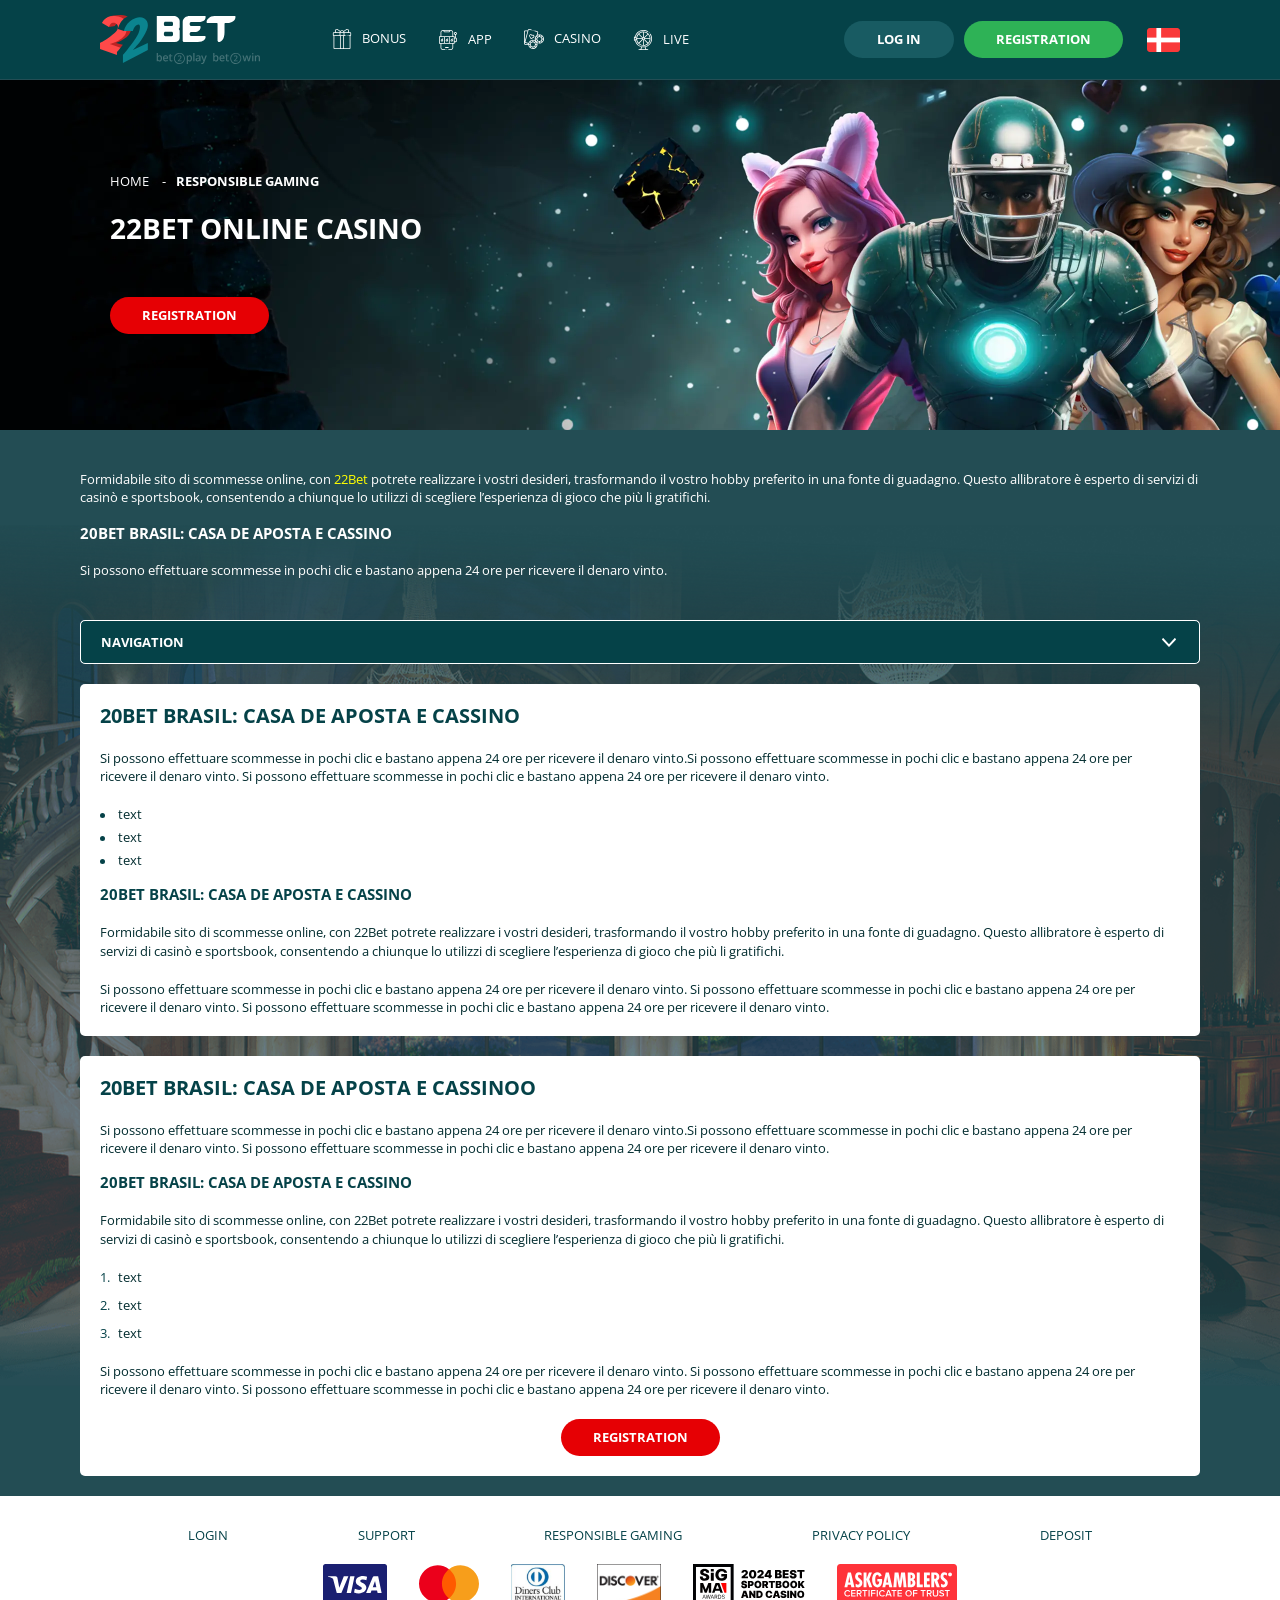
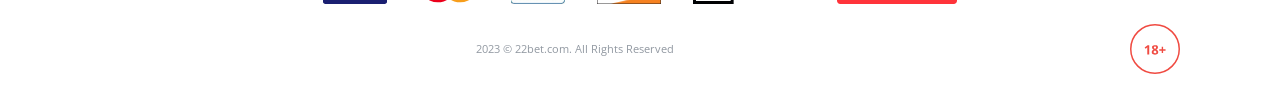
<file: responsible.html>
<!DOCTYPE html>
<html lang="dk">
  <head>
    <meta charset="UTF-8" />
   
    <meta name="viewport" content="width=device-width, initial-scale=1.0" />
    <title>22Bet </title>
    <meta name="description" content />
    <meta property="og:site_name" content />
    <meta property="og:title" content />
    <meta property="og:type" content="website" />
    <meta property="og:url" content />
    <meta property="og:image" content />
    <meta property="og:image:alt" content />
    <meta property="og:locale" content="dk" />
    <meta property="og:description" content />
    <link rel="preconnect" href="https://fonts.googleapis.com" />
    <link rel="preconnect" href="https://fonts.gstatic.com" crossorigin="anonymous" />
   <link href="https://fonts.googleapis.com/css2?family=Open+Sans:ital,wght@0,300..800;1,300..800&display=swap" rel="stylesheet">
<link href="https://fonts.googleapis.com/css?family=Roboto+Condensed&display=swap" rel="stylesheet">

   <link rel="stylesheet" href="./css/reset.css" />
    <link rel="stylesheet" href="./css/main.css" />
    <link rel="stylesheet" href="./css/media.css"/>
    <link rel="icon" href="./images/Group.png" type="image/x-icon"/>
    <script
    src="https://code.jquery.com/jquery-3.6.1.min.js"
    integrity="sha256-o88AwQnZB+VDvE9tvIXrMQaPlFFSUTR+nldQm1LuPXQ="
    crossorigin="anonymous"
  ></script>
  </head>
  <body class="body">
    <header class="header">
      <section class="content header__content">
        <a href="./index.html" class="logo header__logo"
          ><img src="./images/logo.svg" alt="logo" title
        /></a>
        <button class="header__btn-menu" >
          <svg width="16px" height="16px" viewBox="0 0 16 16" xmlns="http://www.w3.org/2000/svg">
              <rect y="0" width="16" height="3" rx="1.5"></rect>
              <rect y="6.5" width="16" height="3" rx="1.5"></rect>
              <rect y="13" width="16" height="3" rx="1.5"></rect>
            </svg>
        </button>

          <nav class="menu header__menu">
    <ul class="header__menu-list">
                
              <li class="" >
              <div class="header__menu-wrapper">
                <div class="js-button-expander js-button-expander--menu" >
                <a href="./bonus.html" >
                  <img src="./images/header-bonus.svg" alt="" title>
                <span>Bonus</span>
              </a>
              </div>
              <div class="header__menu-wrap js-expand-content js-expand-content--menu">
                <ul >
                  <li>
                    <a href="./freeSpins.html">
                    <span>Free Spins</span>
                  </a></li>
                  <li><a href="./promoCode.html">
                    <span>Promo Code</span>
                  </a>
                </li>
                  <li><a href="./welcomeBonus.html">
                    <span>Welcome Bonus</span>
                  </a>
                </li>
                <li><a href="./vip.html">
                    <span>VIP</span>
                  </a>
                </li>
                </ul>
              </div>
              </div>
               <a href="./bonus.html" class="header__menu-item">
                <img src="./images/header-bonus.svg" alt="" title>
                <span>Bonus</span>
              </a>
            </li>
              <li>
                <a href="./app.html">
                  <img src="./images/header-app.svg" alt="" title>
                <span> App</span>
                </a>
              </li>
              
              <li class="">
              <div class="header__menu-wrapper">
                <div class="js-button-expander js-button-expander--menu" >
                <a href="./casino.html" >
                  <img src="./images/header-casino.svg" alt="" title>
                <span> Casino</span>
              </a>
              </div>
              <div class="header__menu-wrap js-expand-content js-expand-content--menu">
                <ul >
                  <li>
                    <a href="./slots.html">
                    <span>Slots</span>
                  </a></li>
                 
                </ul>
              </div>
              </div>
               <a href="./casino.html" class="header__menu-item">
                 <img src="./images/header-casino.svg" alt="" title>
                <span>Casino</span>
              </a>
            </li>
               <li>
                <a href="./live.html">
                  <img src="./images/header-live.svg" alt="" title>
               <span>Live</span>
                </a>
              </li>
              <li>
                    <a href="./freeSpins.html">
                    <span>Free Spins</span>
                  </a></li>
                  <li><a href="./promoCode.html">
                    <span>Promo Code</span>
                  </a>
                </li>
                  <li><a href="./welcomeBonus.html">
                    <span>Welcome Bonus</span>
                  </a>
                </li>
                <li><a href="./vip.html">
                    <span>VIP</span>
                  </a>
                </li>
             <li>
                    <a href="./slots.html">
                    <span>Slots</span>
                  </a></li>
             
             
            </ul>
            <div class="header__button header__button-menu " >
              <a href="#" class="button  button__login-menu">log in</a>
              <a href="#" class="button button__menu">registration</a>
            </div>
           
          </nav>
            <a href="#" class="button button__login">log in</a>
            <a href="#" class="button button__singup">registration</a>
            <!-- <div id="clock" class="header__time">00:00</div> -->
            <a href="" class="header__flag">
                <span><img src="./images/flag.png" alt="flag" title /></span>
                
              </a>
      </section>
    </header>
     <main class="main home main-page">
        <section class=" hero hero__page">
           
            <div class="background ">
              <img src="./images/layout-images/bg-responsible.webp" alt="hero" title />
              
            </div>
            <div class="hero__wrapper hero__wrapper-page">
              <div class="hero__data hero__data-bonus">
                <ul
                class="breadcrumbs "
                
              >
                <li
                  
                >
                  <a href="#" >
                    <span >Home</span></a
                  >
                 
                </li>
                <li
                  
                >
                  <a href="#" > <span >Responsible Gaming</span></a>
                 
                </li>
              </ul>
                <h1 class="title general hero__title">
                 22Bet Online casino
                </h1>
              
                <a href="#" class="button  hero__button ">registration</a>
               
              </div>
             
            </div>
          </section>
      <section class="main__wrap main__wrap-page">
       
       <section class="content__wrapper content__wrapper-page">

          <section class="content article article__background">
            <p>Formidabile sito di scommesse online, con <a href="#">22Bet</a> potrete realizzare i vostri desideri, trasformando il vostro hobby preferito in una fonte di guadagno. Questo allibratore è esperto di servizi di casinò e sportsbook, consentendo a chiunque lo utilizzi di scegliere l’esperienza di gioco che più li gratifichi.</p>
            <h2 class="article__subtitle">20Bet Brasil: Casa de Aposta e Cassino</h2>
            <p>Si possono effettuare scommesse in pochi clic e bastano appena 24 ore per ricevere il denaro vinto.</p>
          </section>
           <section class="content menu-review__content">
              

            
                <div class="menu__review-desk menu__review-content">Navigation</div>
                <ul class="menu__review menu__review-list">
                  <li><a href="#">Lorem ipsum dolor sit</a></li>
                    <li><a href="#">Amet consectetur adipiscing</a></li>
                      <li><a href="#">Quisque faucibus ex sapien vitae</a></li>
                        <li><a href="#">Ut hendrerit sempero</a></li>
                          <li><a href="#">Pulvinar vivamus fringilla</a></li>
                           <li><a href="#">Ad litora torquent per conubia</a></li>
                         
                          
                </ul>
             
          
          </section>
          
         
            
          
         <section class="content article">
            <h2 class="title high article__title">20Bet Brasil: Casa de Aposta e Cassino</h2>
            
            <p>
             Si possono effettuare scommesse in pochi clic e bastano appena 24 ore per ricevere il denaro vinto.Si possono effettuare scommesse in pochi clic e bastano appena 24 ore per ricevere il denaro vinto. Si possono effettuare scommesse in pochi clic e bastano appena 24 ore per ricevere il denaro vinto.
            </p>
           <ul>
            <li>text</li>
            <li>text</li>
            <li>text</li>
               </ul>
            <h3>20Bet Brasil: Casa de Aposta e Cassino</h3>
            <p>
             Formidabile sito di scommesse online, con 22Bet potrete realizzare i vostri desideri, trasformando il vostro hobby preferito in una fonte di guadagno. Questo allibratore è esperto di servizi di casinò e sportsbook, consentendo a chiunque lo utilizzi di scegliere l’esperienza di gioco che più li gratifichi.
            </p>
            <p>Si possono effettuare scommesse in pochi clic e bastano appena 24 ore per ricevere il denaro vinto. Si possono effettuare scommesse in pochi clic e bastano appena 24 ore per ricevere il denaro vinto. Si possono effettuare scommesse in pochi clic e bastano appena 24 ore per ricevere il denaro vinto.</p>
          </section>
               <section class="content article">
            <h2 class="title high article__title">20Bet Brasil: Casa de Aposta e Cassinoo</h2>
            
            <p>
             Si possono effettuare scommesse in pochi clic e bastano appena 24 ore per ricevere il denaro vinto.Si possono effettuare scommesse in pochi clic e bastano appena 24 ore per ricevere il denaro vinto. Si possono effettuare scommesse in pochi clic e bastano appena 24 ore per ricevere il denaro vinto.
            </p>
             <h3>20Bet Brasil: Casa de Aposta e Cassino</h3>
            <p>
             Formidabile sito di scommesse online, con 22Bet potrete realizzare i vostri desideri, trasformando il vostro hobby preferito in una fonte di guadagno. Questo allibratore è esperto di servizi di casinò e sportsbook, consentendo a chiunque lo utilizzi di scegliere l’esperienza di gioco che più li gratifichi.
            </p>
           <ol>
                <li>text</li>
            <li>text</li>
            <li>text</li> </ol>
           
            <p>Si possono effettuare scommesse in pochi clic e bastano appena 24 ore per ricevere il denaro vinto. Si possono effettuare scommesse in pochi clic e bastano appena 24 ore per ricevere il denaro vinto. Si possono effettuare scommesse in pochi clic e bastano appena 24 ore per ricevere il denaro vinto.</p>
          <a href="#" class="button">registration</a>
          </section>
      
  
          
        </section> 
      
        <div class=""  onclick="scrollToTop()">
          <button class="main__arrow" id="scrollToTopBtn"></button>
        </div> 
        
      </section>
    </main> 
    <footer class=" footer ">
      <section class="content footer__content">
        <ul class="footer__menu">
         <li><a href="./login.html">Login</a></li>
         <li><a href="./support.html">Support</a></li>
         <li><a href="./responsible.html">Responsible Gaming</a></li>
         <li><a href="./policy.html">Privacy Policy</a></li>
         <li><a href="./deposit.html">Deposit</a></li>
        </ul>
       
          <ul class="footer__cards-list">
           
            <li>
              <a href="#"
                ><img src="./images/visa.svg" alt="cardvisa" title
              /></a>
            </li>
            <li>
              <a href="#"
                ><img
                  src="./images/mastercard.svg"
                  alt="mastercard"
                  title
              /></a>
            </li>
            <li>
                <a href="#"
                  ><img src="./images/diners.svg" alt="diners" title
                /></a>
              </li>
              <li>
                <a href="#"
                  ><img src="./images/discover.svg" alt="discover" title
                /></a>
              </li>
              <li>
                <a href="#"
                  ><img src="./images/sigma.svg" alt="sigma" title
                /></a>
              </li>
              <li>
                <a href="#"
                  ><img src="./images/ask.svg" alt="ask" title
                /></a>
              </li>
            
          </ul>
       
        <div class="footer__wrapp">
          <div class="footer__text">
           
            <p>2023 &copy; 22bet.com. All Rights Reserved
</p>
           
          </div>
          <div class="footer__age">
            <img src="./images/age.svg" alt="age" title />
          </div>
        </div>
      
      </section>
    </footer>
    <script src="./js/arrowUp.js" defer></script>
    <script src="./js/sidebar.js" defer></script>
    <script src="./js/expander.js" defer></script>
    <script src="./js/mobile-menu.js" defer></script>
    <!-- <script src="./js/clock.js" defer></script> -->
  </body>
</html>
</file>
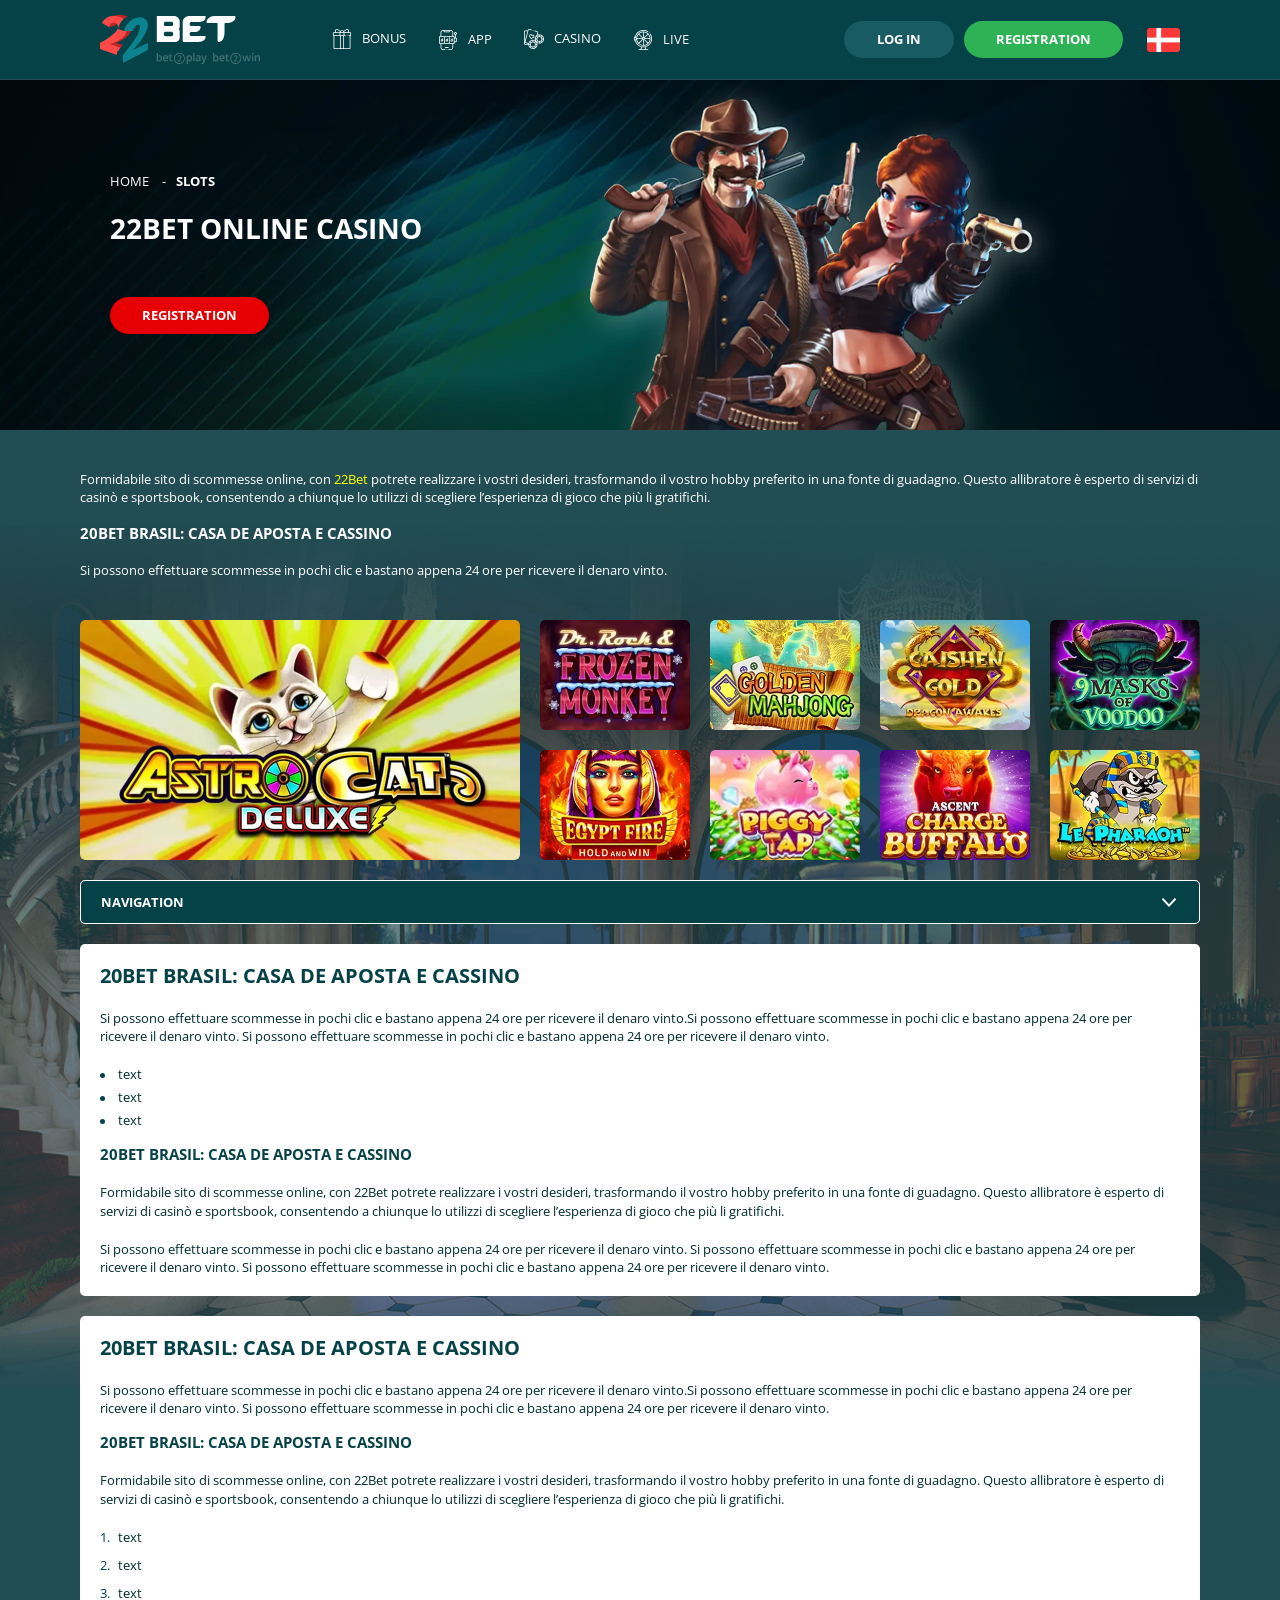
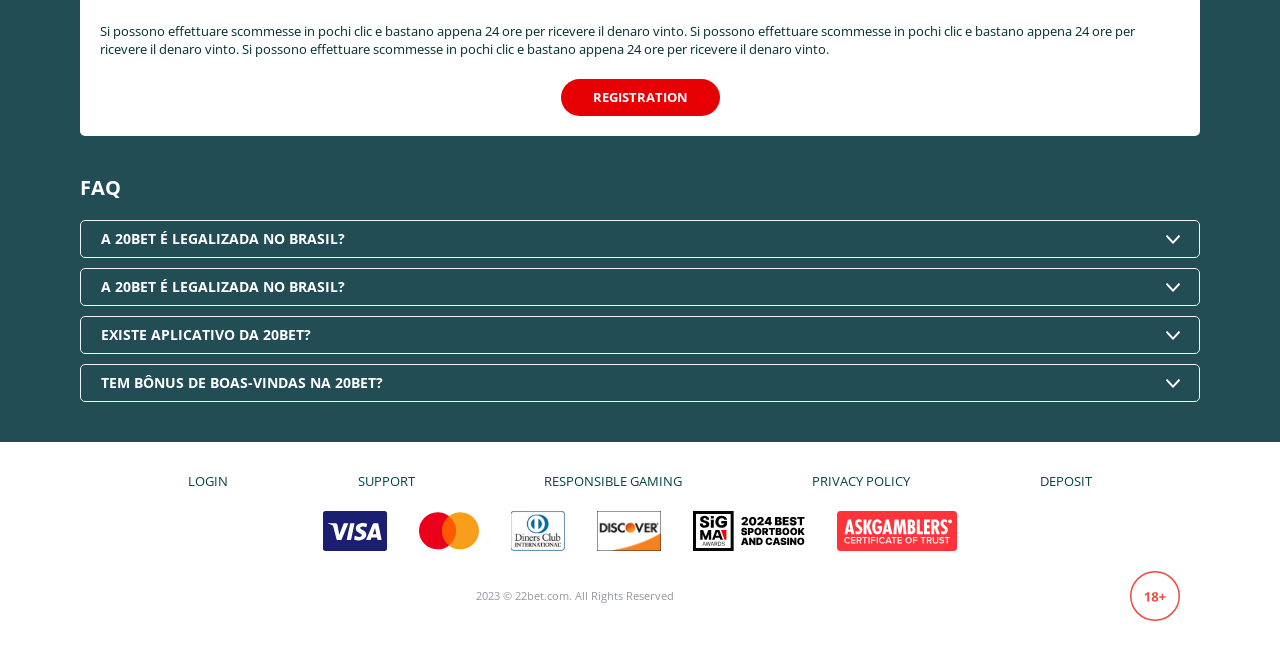
<file: slots.html>
<!DOCTYPE html>
<html lang="dk">
  <head>
    <meta charset="UTF-8" />
   
    <meta name="viewport" content="width=device-width, initial-scale=1.0" />
    <title>22Bet </title>
    <meta name="description" content />
    <meta property="og:site_name" content />
    <meta property="og:title" content />
    <meta property="og:type" content="website" />
    <meta property="og:url" content />
    <meta property="og:image" content />
    <meta property="og:image:alt" content />
    <meta property="og:locale" content="dk" />
    <meta property="og:description" content />
    <link rel="preconnect" href="https://fonts.googleapis.com" />
    <link rel="preconnect" href="https://fonts.gstatic.com" crossorigin="anonymous" />
   <link href="https://fonts.googleapis.com/css2?family=Open+Sans:ital,wght@0,300..800;1,300..800&display=swap" rel="stylesheet">
<link href="https://fonts.googleapis.com/css?family=Roboto+Condensed&display=swap" rel="stylesheet">

   <link rel="stylesheet" href="./css/reset.css" />
    <link rel="stylesheet" href="./css/main.css" />
    <link rel="stylesheet" href="./css/media.css"/>
    <link rel="icon" href="./images/Group.png" type="image/x-icon"/>
    <script
    src="https://code.jquery.com/jquery-3.6.1.min.js"
    integrity="sha256-o88AwQnZB+VDvE9tvIXrMQaPlFFSUTR+nldQm1LuPXQ="
    crossorigin="anonymous"
  ></script>
  </head>
  <body class="body">
    <header class="header">
      <section class="content header__content">
        <a href="./index.html" class="logo header__logo"
          ><img src="./images/logo.svg" alt="logo" title
        /></a>
        <button class="header__btn-menu" >
          <svg width="16px" height="16px" viewBox="0 0 16 16" xmlns="http://www.w3.org/2000/svg">
              <rect y="0" width="16" height="3" rx="1.5"></rect>
              <rect y="6.5" width="16" height="3" rx="1.5"></rect>
              <rect y="13" width="16" height="3" rx="1.5"></rect>
            </svg>
        </button>

          <nav class="menu header__menu">
    <ul class="header__menu-list">
                
              <li class="" >
              <div class="header__menu-wrapper">
                <div class="js-button-expander js-button-expander--menu" >
                <a href="./bonus.html" >
                  <img src="./images/header-bonus.svg" alt="" title>
                <span>Bonus</span>
              </a>
              </div>
              <div class="header__menu-wrap js-expand-content js-expand-content--menu">
                <ul >
                  <li>
                    <a href="./freeSpins.html">
                    <span>Free Spins</span>
                  </a></li>
                  <li><a href="./promoCode.html">
                    <span>Promo Code</span>
                  </a>
                </li>
                  <li><a href="./welcomeBonus.html">
                    <span>Welcome Bonus</span>
                  </a>
                </li>
                <li><a href="./vip.html">
                    <span>VIP</span>
                  </a>
                </li>
                </ul>
              </div>
              </div>
               <a href="./bonus.html" class="header__menu-item">
                <img src="./images/header-bonus.svg" alt="" title>
                <span>Bonus</span>
              </a>
            </li>
              <li>
                <a href="./app.html">
                  <img src="./images/header-app.svg" alt="" title>
                <span> App</span>
                </a>
              </li>
              
              <li class="">
              <div class="header__menu-wrapper">
                <div class="js-button-expander js-button-expander--menu" >
                <a href="./casino.html" >
                  <img src="./images/header-casino.svg" alt="" title>
                <span> Casino</span>
              </a>
              </div>
              <div class="header__menu-wrap js-expand-content js-expand-content--menu">
                <ul >
                  <li>
                    <a href="./slots.html">
                    <span>Slots</span>
                  </a></li>
                 
                </ul>
              </div>
              </div>
               <a href="./casino.html" class="header__menu-item">
                 <img src="./images/header-casino.svg" alt="" title>
                <span>Casino</span>
              </a>
            </li>
               <li>
                <a href="./live.html">
                  <img src="./images/header-live.svg" alt="" title>
               <span>Live</span>
                </a>
              </li>
              <li>
                    <a href="./freeSpins.html">
                    <span>Free Spins</span>
                  </a></li>
                  <li><a href="./promoCode.html">
                    <span>Promo Code</span>
                  </a>
                </li>
                  <li><a href="./welcomeBonus.html">
                    <span>Welcome Bonus</span>
                  </a>
                </li>
                <li><a href="./vip.html">
                    <span>VIP</span>
                  </a>
                </li>
             <li>
                    <a href="./slots.html">
                    <span>Slots</span>
                  </a></li>
             
             
            </ul>
            <div class="header__button header__button-menu " >
              <a href="#" class="button  button__login-menu">log in</a>
              <a href="#" class="button button__menu">registration</a>
            </div>
           
          </nav>
            <a href="#" class="button button__login">log in</a>
            <a href="#" class="button button__singup">registration</a>
            <!-- <div id="clock" class="header__time">00:00</div> -->
            <a href="" class="header__flag">
                <span><img src="./images/flag.png" alt="flag" title /></span>
                
              </a>
      </section>
    </header>
     <main class="main home main-page">
        <section class=" hero hero__page">
           
            <div class="background background-page">
              <img src="./images/slots/bg-slots.webp" alt="hero" title />
              
            </div>
            <div class="hero__wrapper hero__wrapper-page">
              <div class="hero__data hero__data-bonus">
                <ul
                class="breadcrumbs "
                
              >
                <li
                  
                >
                  <a href="#" >
                    <span >Home</span></a
                  >
                 
                </li>
                <li
                  
                >
                  <a href="#" > <span >Slots</span></a>
                 
                </li>
              </ul>
                <h1 class="title general hero__title">
            22Bet Online casino
                </h1>
                
                <a href="#" class="button  hero__button ">registration</a>
               
              </div>
             
            </div>
          </section>
      <section class="main__wrap main__wrap-page">
       
       <section class="content__wrapper content__wrapper-page">

         
        
       
        <section class="content article article__background">
            <p>Formidabile sito di scommesse online, con <a href="#">22Bet</a> potrete realizzare i vostri desideri, trasformando il vostro hobby preferito in una fonte di guadagno. Questo allibratore è esperto di servizi di casinò e sportsbook, consentendo a chiunque lo utilizzi di scegliere l’esperienza di gioco che più li gratifichi.</p>
            <h2 class="article__subtitle">20Bet Brasil: Casa de Aposta e Cassino</h2>
            <p>Si possono effettuare scommesse in pochi clic e bastano appena 24 ore per ricevere il denaro vinto.</p>
          </section>
           <section class="content casino">
             <ul class="casino__list casino__listFirst">
                <li class="casino__item">
                    <div class="casino__wrapper">
                      <img class="casino__img" src="./images/slots/card-slots1.webp" alt="" title>
                    <div class="casino__hover casino__hover-live">
                        
                        <div class="casino-box">
                            
                        <a href="#" class="button  casino__buttons"><img src="./images/card-button.svg" alt="" title></a>
                        <h3>Play for free</h3>
                        </div>
                    </div>
                    </div>
                    
                </li>
             </ul>
           
              <ul class="casino__list">
               
                <li class="casino__item">
                  <div class="casino__wrapper">
                    <img class="casino__img" src="./images/slots/card-slots2.webp" alt="" title>
                <div class="casino__hover casino__hover-live">
                      
                        <div class="casino-box">
                            
                        <a href="#" class="button  casino__buttons"><img src="./images/card-button.svg" alt="" title></a>
                       <h3>Play for free</h3>
                      </div>
                    </div>
                  </div>
                 
              </li>
              <li class="casino__item">
                <div class="casino__wrapper">
                  <img class="casino__img" src="./images/slots/card-slots3.webp" alt="" title>
               <div class="casino__hover casino__hover-live">
                        
                        <div class="casino-box">
                            
                        <a href="#" class="button  casino__buttons"><img src="./images/card-button.svg" alt="" title></a>
                       <h3>Play for free</h3>
                      </div>
                    </div>
               
            </li>
             <li class="casino__item">
                <div class="casino__wrapper">
                  <img class="casino__img" src="./images/slots/card-slots4.webp" alt="" title>
               <div class="casino__hover casino__hover-live">
                        
                        <div class="casino-box">
                            
                        <a href="#" class="button  casino__buttons"><img src="./images/card-button.svg" alt="" title></a>
                        <h3>Play for free</h3>
                      </div>
                    </div>
               
            </li>
             <li class="casino__item">
                <div class="casino__wrapper">
                  <img class="casino__img" src="./images/slots/card-slots5.webp" alt="" title>
               <div class="casino__hover casino__hover-live">
                        
                        <div class="casino-box">
                            
                        <a href="#" class="button  casino__buttons"><img src="./images/card-button.svg" alt="" title></a>
                        <h3>Play for free</h3>
                      </div>
                    </div>
               
            </li>
             <li class="casino__item">
                <div class="casino__wrapper">
                  <img class="casino__img" src="./images/slots/card-slots6.webp" alt="" title>
               <div class="casino__hover casino__hover-live">
                        
                        <div class="casino-box">
                            
                        <a href="#" class="button  casino__buttons"><img src="./images/card-button.svg" alt="" title></a>
                        <h3>Play for free</h3>
                      </div>
                    </div>
               
            </li>
              <li class="casino__item">
                <div class="casino__wrapper">
                  <img class="casino__img" src="./images/slots/card-slots7.webp" alt="" title>
               <div class="casino__hover casino__hover-live">
                        
                        <div class="casino-box">
                            
                        <a href="#" class="button  casino__buttons"><img src="./images/card-button.svg" alt="" title></a>
                        <h3>Play for free</h3>
                      </div>
                    </div>
               
            </li>
              <li class="casino__item">
                <div class="casino__wrapper">
                  <img class="casino__img" src="./images/slots/card-slots8.webp" alt="" title>
               <div class="casino__hover casino__hover-live">
                        
                        <div class="casino-box">
                            
                        <a href="#" class="button  casino__buttons"><img src="./images/card-button.svg" alt="" title></a>
                        <h3>Play for free</h3>
                      </div>
                    </div>
               
            </li>
             <li class="casino__item">
                <div class="casino__wrapper">
                  <img class="casino__img" src="./images/slots/card-slots9.webp" alt="" title>
               <div class="casino__hover casino__hover-live">
                        
                        <div class="casino-box">
                            
                        <a href="#" class="button  casino__buttons"><img src="./images/card-button.svg" alt="" title></a>
                       <h3>Play for free</h3>
                      </div>
                    </div>
               
            </li>
           
           
    
      

              </ul>
         </section>
             
        
        
         <section class="content menu-review__content">
              

            
                <div class="menu__review-desk menu__review-content">Navigation</div>
                <ul class="menu__review menu__review-list">
                  <li><a href="#">Lorem ipsum dolor sit</a></li>
                    <li><a href="#">Amet consectetur adipiscing</a></li>
                      <li><a href="#">Quisque faucibus ex sapien vitae</a></li>
                        <li><a href="#">Ut hendrerit sempero</a></li>
                          <li><a href="#">Pulvinar vivamus fringilla</a></li>
                           <li><a href="#">Ad litora torquent per conubia</a></li>
                         
                          
                </ul>
             
          
          </section>
           <section class="content article">
            <h2 class="title high article__title">20Bet Brasil: Casa de Aposta e Cassino</h2>
            
            <p>
             Si possono effettuare scommesse in pochi clic e bastano appena 24 ore per ricevere il denaro vinto.Si possono effettuare scommesse in pochi clic e bastano appena 24 ore per ricevere il denaro vinto. Si possono effettuare scommesse in pochi clic e bastano appena 24 ore per ricevere il denaro vinto.
            </p>
           <ul>
            <li>text</li>
            <li>text</li>
            <li>text</li>
               </ul>
            <h3>20Bet Brasil: Casa de Aposta e Cassino</h3>
            <p>
             Formidabile sito di scommesse online, con 22Bet potrete realizzare i vostri desideri, trasformando il vostro hobby preferito in una fonte di guadagno. Questo allibratore è esperto di servizi di casinò e sportsbook, consentendo a chiunque lo utilizzi di scegliere l’esperienza di gioco che più li gratifichi.
            </p>
            <p>Si possono effettuare scommesse in pochi clic e bastano appena 24 ore per ricevere il denaro vinto. Si possono effettuare scommesse in pochi clic e bastano appena 24 ore per ricevere il denaro vinto. Si possono effettuare scommesse in pochi clic e bastano appena 24 ore per ricevere il denaro vinto.</p>
          </section>
               <section class="content article">
            <h2 class="title high article__title">20Bet Brasil: Casa de Aposta e Cassino</h2>
            
            <p>
             Si possono effettuare scommesse in pochi clic e bastano appena 24 ore per ricevere il denaro vinto.Si possono effettuare scommesse in pochi clic e bastano appena 24 ore per ricevere il denaro vinto. Si possono effettuare scommesse in pochi clic e bastano appena 24 ore per ricevere il denaro vinto.
            </p>
             <h3>20Bet Brasil: Casa de Aposta e Cassino</h3>
            <p>
             Formidabile sito di scommesse online, con 22Bet potrete realizzare i vostri desideri, trasformando il vostro hobby preferito in una fonte di guadagno. Questo allibratore è esperto di servizi di casinò e sportsbook, consentendo a chiunque lo utilizzi di scegliere l’esperienza di gioco che più li gratifichi.
            </p>
           <ol>
                <li>text</li>
            <li>text</li>
            <li>text</li> </ol>
           
            <p>Si possono effettuare scommesse in pochi clic e bastano appena 24 ore per ricevere il denaro vinto. Si possono effettuare scommesse in pochi clic e bastano appena 24 ore per ricevere il denaro vinto. Si possono effettuare scommesse in pochi clic e bastano appena 24 ore per ricevere il denaro vinto.</p>
          <a href="#" class="button">registration</a>
          </section>
      
        
     <section class="content faq">
            <h2 class="title high faq__title">FAQ</h2>
            <ol class="faq__list " >
              <li class="faq__item"  >
                <h3 class="title medium faq__subtitle js-button-expander js-button-expander--faq"  >A 20Bet é legalizada no Brasil?
                 </h3>
                <div  class="faq__answer js-expand-content js-expand-content--faq" >
                  <p>Formidabile sito di scommesse online, con 22Bet potrete realizzare i vostri desideri, trasformando il vostro hobby preferito in una fonte di guadagno. Questo allibratore è esperto di servizi di casinò e sportsbook, consentendo a chiunque lo utilizzi di scegliere l’esperienza di gioco che più li gratifichi.</p>
                  <p  >
                    Sim, a casa de apostas tem licença emitida por Curaçao, que é reconhecida no Brasil e a permite atuar por aqui.
                  </p>
                </div>
              </li>
              <li class="faq__item"  >
                <h3 class="title medium faq__subtitle js-button-expander js-button-expander--faq"  >A 20Bet é legalizada no Brasil?</h3>
                <div class="faq__answer js-expand-content js-expand-content--faq" >
                   <p>Formidabile sito di scommesse online, con 22Bet potrete realizzare i vostri desideri, trasformando il vostro hobby preferito in una fonte di guadagno. Questo allibratore è esperto di servizi di casinò e sportsbook, consentendo a chiunque lo utilizzi di scegliere l’esperienza di gioco che più li gratifichi.</p>
                  <p  >
                    Sim, a casa de apostas tem licença emitida por Curaçao, que é reconhecida no Brasil e a permite atuar por aqui.
                  </p>
                </div>
              </li> 
              <li class="faq__item"  >
                <h3 class="title medium faq__subtitle js-button-expander js-button-expander--faq"  >Existe aplicativo da 20Bet?</h3>
                <div class="faq__answer js-expand-content js-expand-content--faq" >
                  <p>Formidabile sito di scommesse online, con 22Bet mpotrete realizzare i vostri desideri, trasformando il vostro hobby preferito in una fonte di guadagno. Questo allibratore è esperto di servizi di casinò e sportsbook, consentendo a chiunque lo utilizzi di scegliere l’esperienza di gioco che più li gratifichi.</p>
                  <p  >
                    Sim, a casa de apostas tem licença emitida por Curaçao, que é reconhecida no Brasil e a permite atuar por aqui.
                  </p>
                </div>
              </li> 
              <li class="faq__item"  >
                <h3 class="title medium faq__subtitle js-button-expander js-button-expander--faq"  >Tem bônus de boas-vindas na 20Bet?</h3>
                <div class="faq__answer js-expand-content js-expand-content--faq" >
                  <p>Formidabile sito di scommesse online, con 22Bet potrete realizzare i vostri desideri, trasformando il vostro hobby preferito in una fonte di guadagno. Questo allibratore è esperto di servizi di casinò e sportsbook, consentendo a chiunque lo utilizzi di scegliere l’esperienza di gioco che più li gratifichi.</p>
                  <p  >
                    Sim, a casa de apostas tem licença emitida por Curaçao, que é reconhecida no Brasil e a permite atuar por aqui.
                  </p>
                </div>
              </li> 
             
            </ol>
          </section>
          
        </section> 
      
        <div class=""  onclick="scrollToTop()">
          <button class="main__arrow" id="scrollToTopBtn"></button>
        </div> 
        
      </section>
    </main> 
      <footer class=" footer ">
      <section class="content footer__content">
        <ul class="footer__menu">
         <li><a href="./login.html">Login</a></li>
         <li><a href="./support.html">Support</a></li>
         <li><a href="./responsible.html">Responsible Gaming</a></li>
         <li><a href="./policy.html">Privacy Policy</a></li>
         <li><a href="./deposit.html">Deposit</a></li>
        </ul>
       
          <ul class="footer__cards-list">
           
            <li>
              <a href="#"
                ><img src="./images/visa.svg" alt="cardvisa" title
              /></a>
            </li>
            <li>
              <a href="#"
                ><img
                  src="./images/mastercard.svg"
                  alt="mastercard"
                  title
              /></a>
            </li>
            <li>
                <a href="#"
                  ><img src="./images/diners.svg" alt="diners" title
                /></a>
              </li>
              <li>
                <a href="#"
                  ><img src="./images/discover.svg" alt="discover" title
                /></a>
              </li>
              <li>
                <a href="#"
                  ><img src="./images/sigma.svg" alt="sigma" title
                /></a>
              </li>
              <li>
                <a href="#"
                  ><img src="./images/ask.svg" alt="ask" title
                /></a>
              </li>
            
          </ul>
       
        <div class="footer__wrapp">
          <div class="footer__text">
           
                   <p>2023 &copy; 22bet.com. All Rights Reserved
</p>
        
           
          </div>
          <div class="footer__age">
            <img src="./images/age.svg" alt="age" title />
          </div>
        </div>
      
      </section>
    </footer>
    <script src="./js/arrowUp.js" defer></script>
    <script src="./js/sidebar.js" defer></script>
    <script src="./js/expander.js" defer></script>
    <script src="./js/mobile-menu.js" defer></script>
    <!-- <script src="./js/clock.js" defer></script> -->
  </body>
</html>
</file>
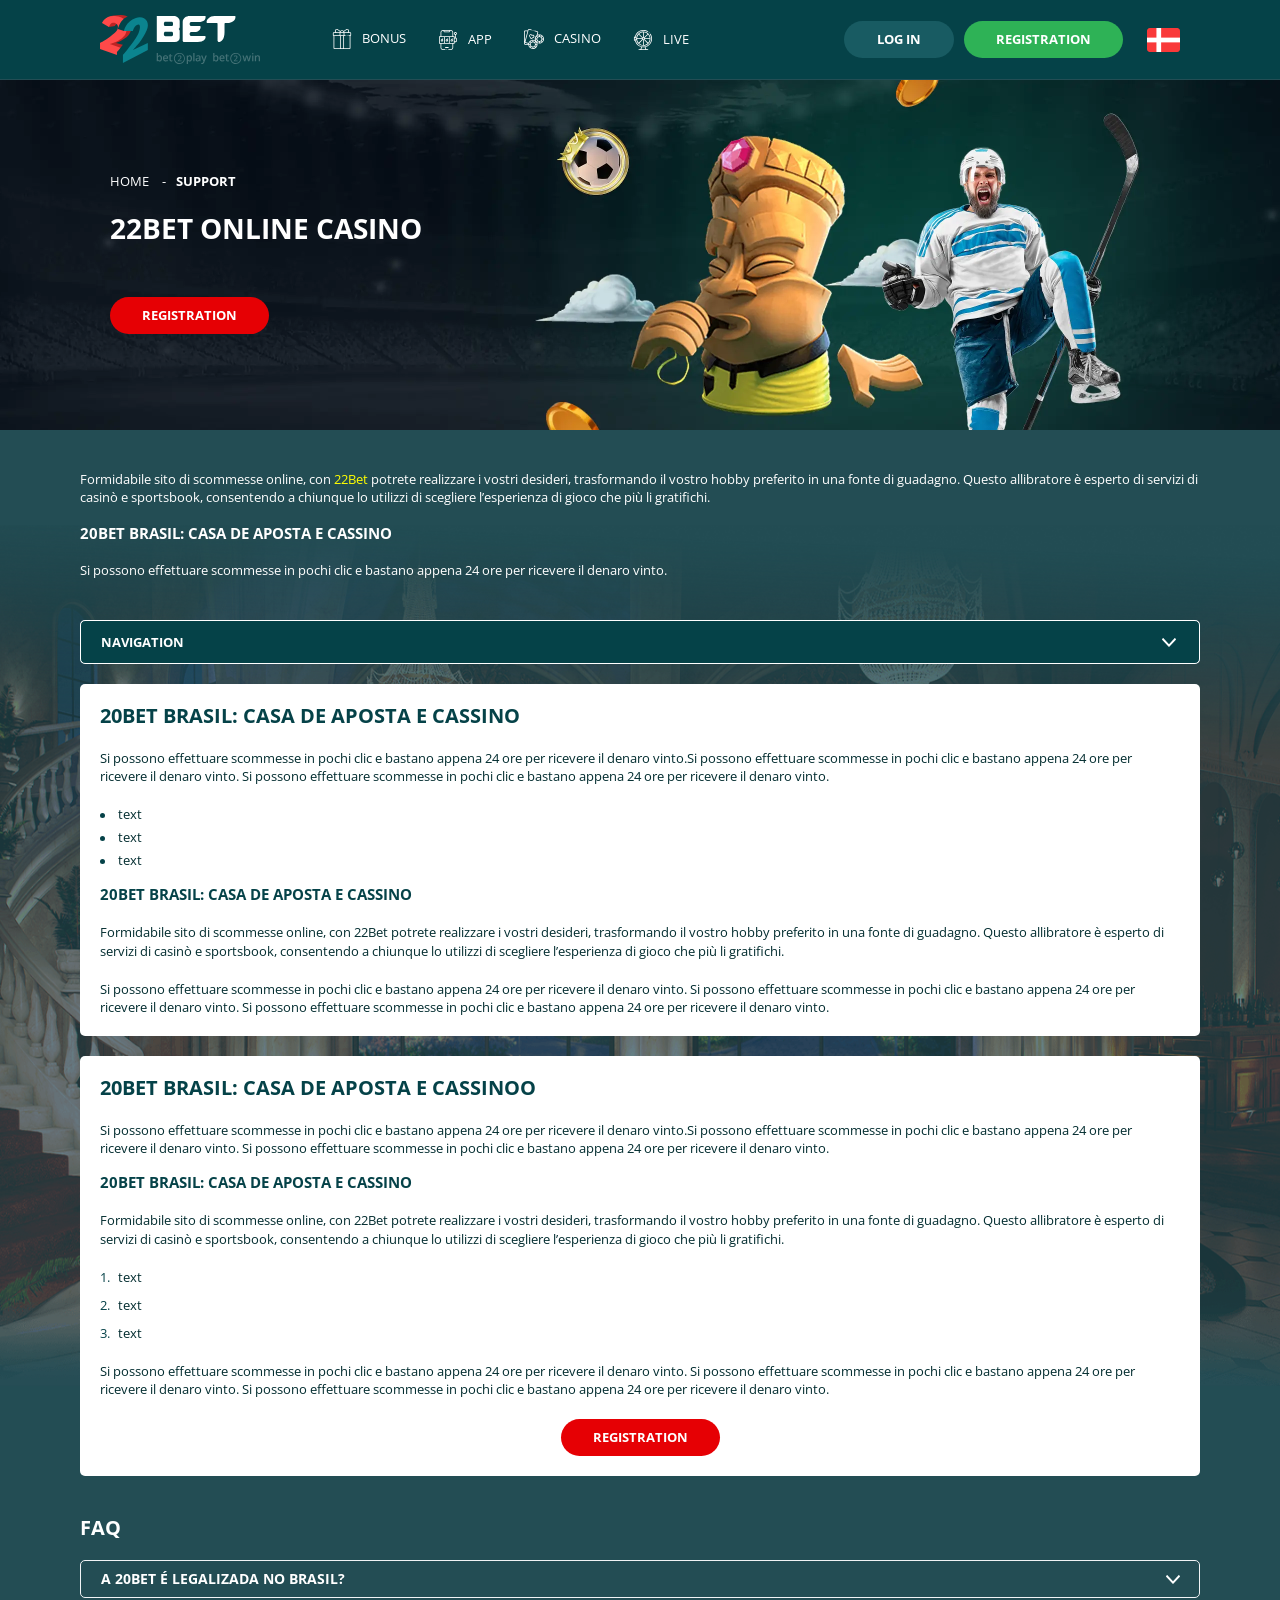
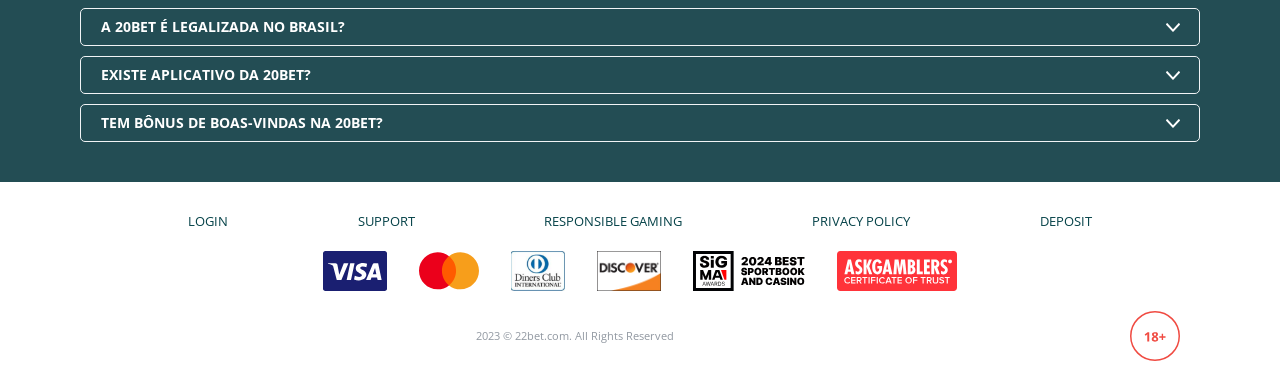
<file: support.html>
<!DOCTYPE html>
<html lang="dk">
  <head>
    <meta charset="UTF-8" />
   
    <meta name="viewport" content="width=device-width, initial-scale=1.0" />
    <title>22Bet </title>
    <meta name="description" content />
    <meta property="og:site_name" content />
    <meta property="og:title" content />
    <meta property="og:type" content="website" />
    <meta property="og:url" content />
    <meta property="og:image" content />
    <meta property="og:image:alt" content />
    <meta property="og:locale" content="dk" />
    <meta property="og:description" content />
    <link rel="preconnect" href="https://fonts.googleapis.com" />
    <link rel="preconnect" href="https://fonts.gstatic.com" crossorigin="anonymous" />
   <link href="https://fonts.googleapis.com/css2?family=Open+Sans:ital,wght@0,300..800;1,300..800&display=swap" rel="stylesheet">
<link href="https://fonts.googleapis.com/css?family=Roboto+Condensed&display=swap" rel="stylesheet">

   <link rel="stylesheet" href="./css/reset.css" />
    <link rel="stylesheet" href="./css/main.css" />
    <link rel="stylesheet" href="./css/media.css"/>
    <link rel="icon" href="./images/Group.png" type="image/x-icon"/>
    <script
    src="https://code.jquery.com/jquery-3.6.1.min.js"
    integrity="sha256-o88AwQnZB+VDvE9tvIXrMQaPlFFSUTR+nldQm1LuPXQ="
    crossorigin="anonymous"
  ></script>
  </head>
  <body class="body">
    <header class="header">
      <section class="content header__content">
        <a href="./index.html" class="logo header__logo"
          ><img src="./images/logo.svg" alt="logo" title
        /></a>
        <button class="header__btn-menu" >
          <svg width="16px" height="16px" viewBox="0 0 16 16" xmlns="http://www.w3.org/2000/svg">
              <rect y="0" width="16" height="3" rx="1.5"></rect>
              <rect y="6.5" width="16" height="3" rx="1.5"></rect>
              <rect y="13" width="16" height="3" rx="1.5"></rect>
            </svg>
        </button>

          <nav class="menu header__menu">
    <ul class="header__menu-list">
                
              <li class="" >
              <div class="header__menu-wrapper">
                <div class="js-button-expander js-button-expander--menu" >
                <a href="./bonus.html" >
                  <img src="./images/header-bonus.svg" alt="" title>
                <span>Bonus</span>
              </a>
              </div>
              <div class="header__menu-wrap js-expand-content js-expand-content--menu">
                <ul >
                  <li>
                    <a href="./freeSpins.html">
                    <span>Free Spins</span>
                  </a></li>
                  <li><a href="./promoCode.html">
                    <span>Promo Code</span>
                  </a>
                </li>
                  <li><a href="./welcomeBonus.html">
                    <span>Welcome Bonus</span>
                  </a>
                </li>
                <li><a href="./vip.html">
                    <span>VIP</span>
                  </a>
                </li>
                </ul>
              </div>
              </div>
               <a href="./bonus.html" class="header__menu-item">
                <img src="./images/header-bonus.svg" alt="" title>
                <span>Bonus</span>
              </a>
            </li>
              <li>
                <a href="./app.html">
                  <img src="./images/header-app.svg" alt="" title>
                <span> App</span>
                </a>
              </li>
              
              <li class="">
              <div class="header__menu-wrapper">
                <div class="js-button-expander js-button-expander--menu" >
                <a href="./casino.html" >
                  <img src="./images/header-casino.svg" alt="" title>
                <span> Casino</span>
              </a>
              </div>
              <div class="header__menu-wrap js-expand-content js-expand-content--menu">
                <ul >
                  <li>
                    <a href="./slots.html">
                    <span>Slots</span>
                  </a></li>
                 
                </ul>
              </div>
              </div>
               <a href="./casino.html" class="header__menu-item">
                 <img src="./images/header-casino.svg" alt="" title>
                <span>Casino</span>
              </a>
            </li>
               <li>
                <a href="./live.html">
                  <img src="./images/header-live.svg" alt="" title>
               <span>Live</span>
                </a>
              </li>
              <li>
                    <a href="./freeSpins.html">
                    <span>Free Spins</span>
                  </a></li>
                  <li><a href="./promoCode.html">
                    <span>Promo Code</span>
                  </a>
                </li>
                  <li><a href="./welcomeBonus.html">
                    <span>Welcome Bonus</span>
                  </a>
                </li>
                <li><a href="./vip.html">
                    <span>VIP</span>
                  </a>
                </li>
             <li>
                    <a href="./slots.html">
                    <span>Slots</span>
                  </a></li>
             
             
            </ul>
            <div class="header__button header__button-menu " >
              <a href="#" class="button  button__login-menu">log in</a>
              <a href="#" class="button button__menu">registration</a>
            </div>
           
          </nav>
            <a href="#" class="button button__login">log in</a>
            <a href="#" class="button button__singup">registration</a>
            <!-- <div id="clock" class="header__time">00:00</div> -->
            <a href="" class="header__flag">
                <span><img src="./images/flag.png" alt="flag" title /></span>
                
              </a>
      </section>
    </header>
     <main class="main home main-page">
        <section class=" hero hero__page">
           
            <div class="background ">
              <img src="./images/layout-images/bg-support.webp" alt="hero" title />
              
            </div>
            <div class="hero__wrapper hero__wrapper-page">
              <div class="hero__data hero__data-bonus">
                <ul
                class="breadcrumbs "
                
              >
                <li
                  
                >
                  <a href="#" >
                    <span >Home</span></a
                  >
                 
                </li>
                <li
                  
                >
                  <a href="#" > <span >Support</span></a>
                 
                </li>
              </ul>
                <h1 class="title general hero__title">
                 22Bet Online casino
                </h1>
              
                <a href="#" class="button  hero__button ">registration</a>
               
              </div>
             
            </div>
          </section>
      <section class="main__wrap main__wrap-page">
       
       <section class="content__wrapper content__wrapper-page">

          <section class="content article article__background">
            <p>Formidabile sito di scommesse online, con <a href="#">22Bet</a> potrete realizzare i vostri desideri, trasformando il vostro hobby preferito in una fonte di guadagno. Questo allibratore è esperto di servizi di casinò e sportsbook, consentendo a chiunque lo utilizzi di scegliere l’esperienza di gioco che più li gratifichi.</p>
            <h2 class="article__subtitle">20Bet Brasil: Casa de Aposta e Cassino</h2>
            <p>Si possono effettuare scommesse in pochi clic e bastano appena 24 ore per ricevere il denaro vinto.</p>
          </section>
           <section class="content menu-review__content">
              

            
                <div class="menu__review-desk menu__review-content">Navigation</div>
                <ul class="menu__review menu__review-list">
                  <li><a href="#">Lorem ipsum dolor sit</a></li>
                    <li><a href="#">Amet consectetur adipiscing</a></li>
                      <li><a href="#">Quisque faucibus ex sapien vitae</a></li>
                        <li><a href="#">Ut hendrerit sempero</a></li>
                          <li><a href="#">Pulvinar vivamus fringilla</a></li>
                           <li><a href="#">Ad litora torquent per conubia</a></li>
                         
                          
                </ul>
             
          
          </section>
          
         
            
          
         <section class="content article">
            <h2 class="title high article__title">20Bet Brasil: Casa de Aposta e Cassino</h2>
            
            <p>
             Si possono effettuare scommesse in pochi clic e bastano appena 24 ore per ricevere il denaro vinto.Si possono effettuare scommesse in pochi clic e bastano appena 24 ore per ricevere il denaro vinto. Si possono effettuare scommesse in pochi clic e bastano appena 24 ore per ricevere il denaro vinto.
            </p>
           <ul>
            <li>text</li>
            <li>text</li>
            <li>text</li>
               </ul>
            <h3>20Bet Brasil: Casa de Aposta e Cassino</h3>
            <p>
             Formidabile sito di scommesse online, con 22Bet potrete realizzare i vostri desideri, trasformando il vostro hobby preferito in una fonte di guadagno. Questo allibratore è esperto di servizi di casinò e sportsbook, consentendo a chiunque lo utilizzi di scegliere l’esperienza di gioco che più li gratifichi.
            </p>
            <p>Si possono effettuare scommesse in pochi clic e bastano appena 24 ore per ricevere il denaro vinto. Si possono effettuare scommesse in pochi clic e bastano appena 24 ore per ricevere il denaro vinto. Si possono effettuare scommesse in pochi clic e bastano appena 24 ore per ricevere il denaro vinto.</p>
          </section>
               <section class="content article">
            <h2 class="title high article__title">20Bet Brasil: Casa de Aposta e Cassinoo</h2>
            
            <p>
             Si possono effettuare scommesse in pochi clic e bastano appena 24 ore per ricevere il denaro vinto.Si possono effettuare scommesse in pochi clic e bastano appena 24 ore per ricevere il denaro vinto. Si possono effettuare scommesse in pochi clic e bastano appena 24 ore per ricevere il denaro vinto.
            </p>
             <h3>20Bet Brasil: Casa de Aposta e Cassino</h3>
            <p>
             Formidabile sito di scommesse online, con 22Bet potrete realizzare i vostri desideri, trasformando il vostro hobby preferito in una fonte di guadagno. Questo allibratore è esperto di servizi di casinò e sportsbook, consentendo a chiunque lo utilizzi di scegliere l’esperienza di gioco che più li gratifichi.
            </p>
           <ol>
                <li>text</li>
            <li>text</li>
            <li>text</li> </ol>
           
            <p>Si possono effettuare scommesse in pochi clic e bastano appena 24 ore per ricevere il denaro vinto. Si possono effettuare scommesse in pochi clic e bastano appena 24 ore per ricevere il denaro vinto. Si possono effettuare scommesse in pochi clic e bastano appena 24 ore per ricevere il denaro vinto.</p>
          <a href="#" class="button">registration</a>
          </section>
      
        
    <section class="content faq">
            <h2 class="title high faq__title">FAQ</h2>
            <ol class="faq__list " >
              <li class="faq__item"  >
                <h3 class="title medium faq__subtitle js-button-expander js-button-expander--faq"  >A 20Bet é legalizada no Brasil?
                 </h3>
                <div  class="faq__answer js-expand-content js-expand-content--faq" >
                  <p>Formidabile sito di scommesse online, con 22Bet potrete realizzare i vostri desideri, trasformando il vostro hobby preferito in una fonte di guadagno. Questo allibratore è esperto di servizi di casinò e sportsbook, consentendo a chiunque lo utilizzi di scegliere l’esperienza di gioco che più li gratifichi.</p>
                  <p  >
                    Sim, a casa de apostas tem licença emitida por Curaçao, que é reconhecida no Brasil e a permite atuar por aqui.
                  </p>
                </div>
              </li>
              <li class="faq__item"  >
                <h3 class="title medium faq__subtitle js-button-expander js-button-expander--faq"  >A 20Bet é legalizada no Brasil?</h3>
                <div class="faq__answer js-expand-content js-expand-content--faq" >
                   <p>Formidabile sito di scommesse online, con 22Bet potrete realizzare i vostri desideri, trasformando il vostro hobby preferito in una fonte di guadagno. Questo allibratore è esperto di servizi di casinò e sportsbook, consentendo a chiunque lo utilizzi di scegliere l’esperienza di gioco che più li gratifichi.</p>
                  <p  >
                    Sim, a casa de apostas tem licença emitida por Curaçao, que é reconhecida no Brasil e a permite atuar por aqui.
                  </p>
                </div>
              </li> 
              <li class="faq__item"  >
                <h3 class="title medium faq__subtitle js-button-expander js-button-expander--faq"  >Existe aplicativo da 20Bet?</h3>
                <div class="faq__answer js-expand-content js-expand-content--faq" >
                  <p>Formidabile sito di scommesse online, con 22Bet mpotrete realizzare i vostri desideri, trasformando il vostro hobby preferito in una fonte di guadagno. Questo allibratore è esperto di servizi di casinò e sportsbook, consentendo a chiunque lo utilizzi di scegliere l’esperienza di gioco che più li gratifichi.</p>
                  <p  >
                    Sim, a casa de apostas tem licença emitida por Curaçao, que é reconhecida no Brasil e a permite atuar por aqui.
                  </p>
                </div>
              </li> 
              <li class="faq__item"  >
                <h3 class="title medium faq__subtitle js-button-expander js-button-expander--faq"  >Tem bônus de boas-vindas na 20Bet?</h3>
                <div class="faq__answer js-expand-content js-expand-content--faq" >
                  <p>Formidabile sito di scommesse online, con 22Bet potrete realizzare i vostri desideri, trasformando il vostro hobby preferito in una fonte di guadagno. Questo allibratore è esperto di servizi di casinò e sportsbook, consentendo a chiunque lo utilizzi di scegliere l’esperienza di gioco che più li gratifichi.</p>
                  <p  >
                    Sim, a casa de apostas tem licença emitida por Curaçao, que é reconhecida no Brasil e a permite atuar por aqui.
                  </p>
                </div>
              </li> 
             
            </ol>
          </section>
          
        </section> 
      
        <div class=""  onclick="scrollToTop()">
          <button class="main__arrow" id="scrollToTopBtn"></button>
        </div> 
        
      </section>
    </main> 
    <footer class=" footer ">
      <section class="content footer__content">
        <ul class="footer__menu">
         <li><a href="./login.html">Login</a></li>
         <li><a href="./support.html">Support</a></li>
         <li><a href="./responsible.html">Responsible Gaming</a></li>
         <li><a href="./policy.html">Privacy Policy</a></li>
         <li><a href="./deposit.html">Deposit</a></li>
        </ul>
       
          <ul class="footer__cards-list">
           
            <li>
              <a href="#"
                ><img src="./images/visa.svg" alt="cardvisa" title
              /></a>
            </li>
            <li>
              <a href="#"
                ><img
                  src="./images/mastercard.svg"
                  alt="mastercard"
                  title
              /></a>
            </li>
            <li>
                <a href="#"
                  ><img src="./images/diners.svg" alt="diners" title
                /></a>
              </li>
              <li>
                <a href="#"
                  ><img src="./images/discover.svg" alt="discover" title
                /></a>
              </li>
              <li>
                <a href="#"
                  ><img src="./images/sigma.svg" alt="sigma" title
                /></a>
              </li>
              <li>
                <a href="#"
                  ><img src="./images/ask.svg" alt="ask" title
                /></a>
              </li>
            
          </ul>
       
        <div class="footer__wrapp">
          <div class="footer__text">
           
            <p>2023 &copy; 22bet.com. All Rights Reserved
</p>
           
          </div>
          <div class="footer__age">
            <img src="./images/age.svg" alt="age" title />
          </div>
        </div>
      
      </section>
    </footer>
    <script src="./js/arrowUp.js" defer></script>
    <script src="./js/sidebar.js" defer></script>
    <script src="./js/expander.js" defer></script>
    <script src="./js/mobile-menu.js" defer></script>
    <!-- <script src="./js/clock.js" defer></script> -->
  </body>
</html>
</file>
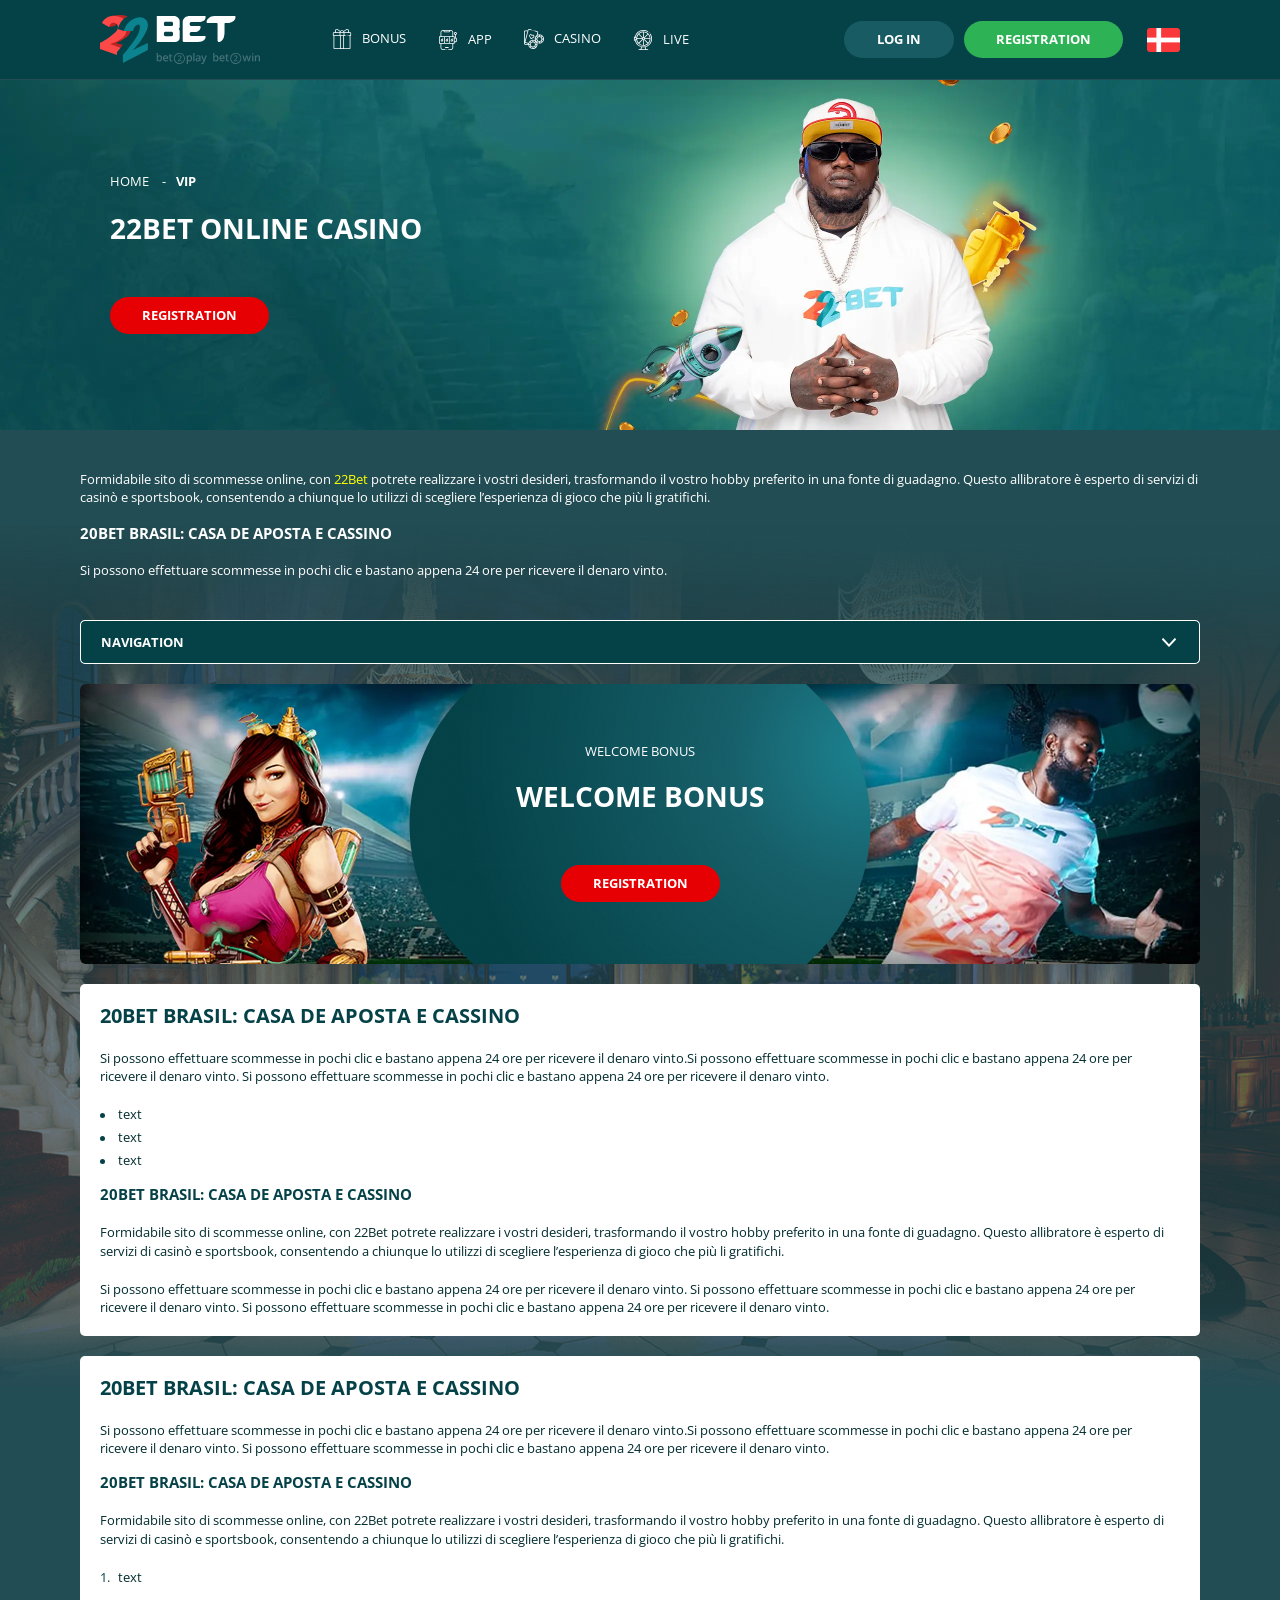
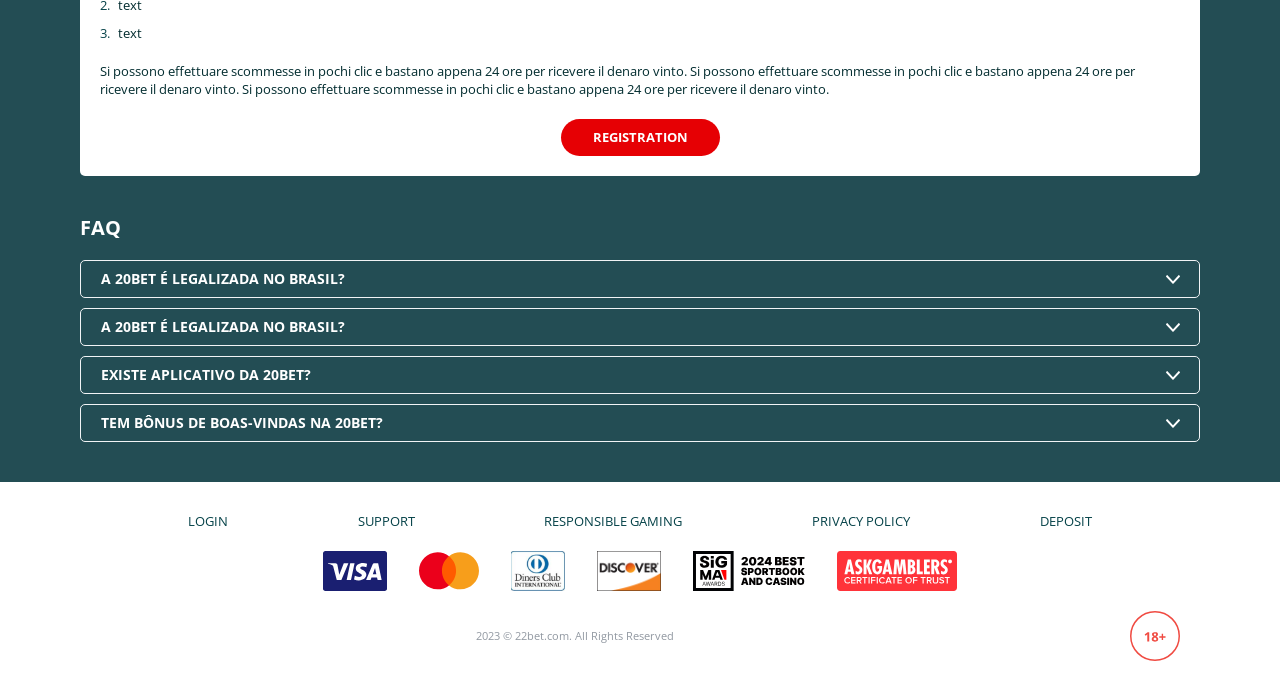
<file: vip.html>
<!DOCTYPE html>
<html lang="dk">
  <head>
    <meta charset="UTF-8" />
   
    <meta name="viewport" content="width=device-width, initial-scale=1.0" />
    <title>22Bet </title>
    <meta name="description" content />
    <meta property="og:site_name" content />
    <meta property="og:title" content />
    <meta property="og:type" content="website" />
    <meta property="og:url" content />
    <meta property="og:image" content />
    <meta property="og:image:alt" content />
    <meta property="og:locale" content="dk" />
    <meta property="og:description" content />
    <link rel="preconnect" href="https://fonts.googleapis.com" />
    <link rel="preconnect" href="https://fonts.gstatic.com" crossorigin="anonymous" />
   <link href="https://fonts.googleapis.com/css2?family=Open+Sans:ital,wght@0,300..800;1,300..800&display=swap" rel="stylesheet">
<link href="https://fonts.googleapis.com/css?family=Roboto+Condensed&display=swap" rel="stylesheet">

   <link rel="stylesheet" href="./css/reset.css" />
    <link rel="stylesheet" href="./css/main.css" />
    <link rel="stylesheet" href="./css/media.css"/>
    <link rel="icon" href="./images/Group.png" type="image/x-icon"/>
    <script
    src="https://code.jquery.com/jquery-3.6.1.min.js"
    integrity="sha256-o88AwQnZB+VDvE9tvIXrMQaPlFFSUTR+nldQm1LuPXQ="
    crossorigin="anonymous"
  ></script>
  </head>
  <body class="body">
    <header class="header">
      <section class="content header__content">
        <a href="./index.html" class="logo header__logo"
          ><img src="./images/logo.svg" alt="logo" title
        /></a>
        <button class="header__btn-menu" >
          <svg width="16px" height="16px" viewBox="0 0 16 16" xmlns="http://www.w3.org/2000/svg">
              <rect y="0" width="16" height="3" rx="1.5"></rect>
              <rect y="6.5" width="16" height="3" rx="1.5"></rect>
              <rect y="13" width="16" height="3" rx="1.5"></rect>
            </svg>
        </button>

          <nav class="menu header__menu">
        <ul class="header__menu-list">
                
              <li class="" >
              <div class="header__menu-wrapper">
                <div class="js-button-expander js-button-expander--menu" >
                <a href="./bonus.html" >
                  <img src="./images/header-bonus.svg" alt="" title>
                <span>Bonus</span>
              </a>
              </div>
              <div class="header__menu-wrap js-expand-content js-expand-content--menu">
                <ul >
                  <li>
                    <a href="./freeSpins.html">
                    <span>Free Spins</span>
                  </a></li>
                  <li><a href="./promoCode.html">
                    <span>Promo Code</span>
                  </a>
                </li>
                  <li><a href="./welcomeBonus.html">
                    <span>Welcome Bonus</span>
                  </a>
                </li>
                <li><a href="./vip.html">
                    <span>VIP</span>
                  </a>
                </li>
                </ul>
              </div>
              </div>
               <a href="./bonus.html" class="header__menu-item">
                <img src="./images/header-bonus.svg" alt="" title>
                <span>Bonus</span>
              </a>
            </li>
              <li>
                <a href="./app.html">
                  <img src="./images/header-app.svg" alt="" title>
                <span> App</span>
                </a>
              </li>
              
              <li class="">
              <div class="header__menu-wrapper">
                <div class="js-button-expander js-button-expander--menu" >
                <a href="./casino.html" >
                  <img src="./images/header-casino.svg" alt="" title>
                <span> Casino</span>
              </a>
              </div>
              <div class="header__menu-wrap js-expand-content js-expand-content--menu">
                <ul >
                  <li>
                    <a href="./slots.html">
                    <span>Slots</span>
                  </a></li>
                 
                </ul>
              </div>
              </div>
               <a href="./casino.html" class="header__menu-item">
                 <img src="./images/header-casino.svg" alt="" title>
                <span>Casino</span>
              </a>
            </li>
               <li>
                <a href="./live.html">
                  <img src="./images/header-live.svg" alt="" title>
               <span>Live</span>
                </a>
              </li>
              <li>
                    <a href="./freeSpins.html">
                    <span>Free Spins</span>
                  </a></li>
                  <li><a href="./promoCode.html">
                    <span>Promo Code</span>
                  </a>
                </li>
                  <li><a href="./welcomeBonus.html">
                    <span>Welcome Bonus</span>
                  </a>
                </li>
                <li><a href="./vip.html">
                    <span>VIP</span>
                  </a>
                </li>
             <li>
                    <a href="./slots.html">
                    <span>Slots</span>
                  </a></li>
             
             
            </ul>
            <div class="header__button header__button-menu " >
              <a href="#" class="button  button__login-menu">log in</a>
              <a href="#" class="button button__menu">registration</a>
            </div>
           
          </nav>
            <a href="#" class="button button__login">log in</a>
            <a href="#" class="button button__singup">registration</a>
            <!-- <div id="clock" class="header__time">00:00</div> -->
            <a href="" class="header__flag">
                <span><img src="./images/flag.png" alt="flag" title /></span>
                
              </a>
      </section>
    </header>
     <main class="main home main-page">
        <section class=" hero hero__page">
           
            <div class="background background-page background-pageVip">
              <img src="./images/layout-images/bg-vip.webp" alt="hero" title />
              
            </div>
            <div class="hero__wrapper hero__wrapper-page">
              <div class="hero__data hero__data-bonus">
                <ul
                class="breadcrumbs "
                
              >
                <li
                  
                >
                  <a href="#" >
                    <span >Home</span></a
                  >
                 
                </li>
                <li
                  
                >
                  <a href="#" > <span >vip</span></a>
                 
                </li>
              </ul>
                <h1 class="title general hero__title">
                 22Bet Online casino
                </h1>
              
                <a href="#" class="button  hero__button ">registration</a>
               
              </div>
             
            </div>
          </section>
      <section class="main__wrap main__wrap-page">
       
       <section class="content__wrapper content__wrapper-page">

          <section class="content article article__background">
            <p>Formidabile sito di scommesse online, con <a href="#">22Bet</a> potrete realizzare i vostri desideri, trasformando il vostro hobby preferito in una fonte di guadagno. Questo allibratore è esperto di servizi di casinò e sportsbook, consentendo a chiunque lo utilizzi di scegliere l’esperienza di gioco che più li gratifichi.</p>
            <h2 class="article__subtitle">20Bet Brasil: Casa de Aposta e Cassino</h2>
            <p>Si possono effettuare scommesse in pochi clic e bastano appena 24 ore per ricevere il denaro vinto.</p>
          </section>
           <section class="content menu-review__content">
              

            
                <div class="menu__review-desk menu__review-content">Navigation</div>
                <ul class="menu__review menu__review-list">
                  <li><a href="#">Lorem ipsum dolor sit</a></li>
                    <li><a href="#">Amet consectetur adipiscing</a></li>
                      <li><a href="#">Quisque faucibus ex sapien vitae</a></li>
                        <li><a href="#">Ut hendrerit sempero</a></li>
                          <li><a href="#">Pulvinar vivamus fringilla</a></li>
                           <li><a href="#">Ad litora torquent per conubia</a></li>
                         
                          
                </ul>
             
          
          </section>
          
         
             
               <section class="content banner banner-main">
            <div class="background ">
              
              <img src="./images/layout-images/banner-vip.webp" alt="banner" title />
              <div class="background-banner ">
              
              <img src="./images/layout-images/banner-frame.png" alt="banner" title />
              
            </div>
            </div>
            <div class="banner__info">
              <p class="banner__subtitle">Welcome Bonus</p>
              
              <h2 class="title high banner__title-main">
                  
           Welcome Bonus
              </h2>
            
              <a href="#" class="button banner__button">registration</a>
            </div>
          </section>
        
       
          
         <section class="content article">
            <h2 class="title high article__title">20Bet Brasil: Casa de Aposta e Cassino</h2>
            
            <p>
             Si possono effettuare scommesse in pochi clic e bastano appena 24 ore per ricevere il denaro vinto.Si possono effettuare scommesse in pochi clic e bastano appena 24 ore per ricevere il denaro vinto. Si possono effettuare scommesse in pochi clic e bastano appena 24 ore per ricevere il denaro vinto.
            </p>
           <ul>
            <li>text</li>
            <li>text</li>
            <li>text</li>
               </ul>
            <h3>20Bet Brasil: Casa de Aposta e Cassino</h3>
            <p>
             Formidabile sito di scommesse online, con 22Bet potrete realizzare i vostri desideri, trasformando il vostro hobby preferito in una fonte di guadagno. Questo allibratore è esperto di servizi di casinò e sportsbook, consentendo a chiunque lo utilizzi di scegliere l’esperienza di gioco che più li gratifichi.
            </p>
            <p>Si possono effettuare scommesse in pochi clic e bastano appena 24 ore per ricevere il denaro vinto. Si possono effettuare scommesse in pochi clic e bastano appena 24 ore per ricevere il denaro vinto. Si possono effettuare scommesse in pochi clic e bastano appena 24 ore per ricevere il denaro vinto.</p>
          </section>
               <section class="content article">
            <h2 class="title high article__title">20Bet Brasil: Casa de Aposta e Cassino</h2>
            
            <p>
             Si possono effettuare scommesse in pochi clic e bastano appena 24 ore per ricevere il denaro vinto.Si possono effettuare scommesse in pochi clic e bastano appena 24 ore per ricevere il denaro vinto. Si possono effettuare scommesse in pochi clic e bastano appena 24 ore per ricevere il denaro vinto.
            </p>
             <h3>20Bet Brasil: Casa de Aposta e Cassino</h3>
            <p>
             Formidabile sito di scommesse online, con 22Bet potrete realizzare i vostri desideri, trasformando il vostro hobby preferito in una fonte di guadagno. Questo allibratore è esperto di servizi di casinò e sportsbook, consentendo a chiunque lo utilizzi di scegliere l’esperienza di gioco che più li gratifichi.
            </p>
           <ol>
                <li>text</li>
            <li>text</li>
            <li>text</li> </ol>
           
            <p>Si possono effettuare scommesse in pochi clic e bastano appena 24 ore per ricevere il denaro vinto. Si possono effettuare scommesse in pochi clic e bastano appena 24 ore per ricevere il denaro vinto. Si possono effettuare scommesse in pochi clic e bastano appena 24 ore per ricevere il denaro vinto.</p>
          <a href="#" class="button">registration</a>
          </section>
      
        
          <section class="content faq">
            <h2 class="title high faq__title">FAQ</h2>
            <ol class="faq__list " >
              <li class="faq__item"  >
                <h3 class="title medium faq__subtitle js-button-expander js-button-expander--faq"  >A 20Bet é legalizada no Brasil?
                 </h3>
                <div  class="faq__answer js-expand-content js-expand-content--faq" >
                  <p>Formidabile sito di scommesse online, con 22Bet potrete realizzare i vostri desideri, trasformando il vostro hobby preferito in una fonte di guadagno. Questo allibratore è esperto di servizi di casinò e sportsbook, consentendo a chiunque lo utilizzi di scegliere l’esperienza di gioco che più li gratifichi.</p>
                  <p  >
                    Sim, a casa de apostas tem licença emitida por Curaçao, que é reconhecida no Brasil e a permite atuar por aqui.
                  </p>
                </div>
              </li>
              <li class="faq__item"  >
                <h3 class="title medium faq__subtitle js-button-expander js-button-expander--faq"  >A 20Bet é legalizada no Brasil?</h3>
                <div class="faq__answer js-expand-content js-expand-content--faq" >
                   <p>Formidabile sito di scommesse online, con 22Bet potrete realizzare i vostri desideri, trasformando il vostro hobby preferito in una fonte di guadagno. Questo allibratore è esperto di servizi di casinò e sportsbook, consentendo a chiunque lo utilizzi di scegliere l’esperienza di gioco che più li gratifichi.</p>
                  <p  >
                    Sim, a casa de apostas tem licença emitida por Curaçao, que é reconhecida no Brasil e a permite atuar por aqui.
                  </p>
                </div>
              </li> 
              <li class="faq__item"  >
                <h3 class="title medium faq__subtitle js-button-expander js-button-expander--faq"  >Existe aplicativo da 20Bet?</h3>
                <div class="faq__answer js-expand-content js-expand-content--faq" >
                  <p>Formidabile sito di scommesse online, con 22Bet mpotrete realizzare i vostri desideri, trasformando il vostro hobby preferito in una fonte di guadagno. Questo allibratore è esperto di servizi di casinò e sportsbook, consentendo a chiunque lo utilizzi di scegliere l’esperienza di gioco che più li gratifichi.</p>
                  <p  >
                    Sim, a casa de apostas tem licença emitida por Curaçao, que é reconhecida no Brasil e a permite atuar por aqui.
                  </p>
                </div>
              </li> 
              <li class="faq__item"  >
                <h3 class="title medium faq__subtitle js-button-expander js-button-expander--faq"  >Tem bônus de boas-vindas na 20Bet?</h3>
                <div class="faq__answer js-expand-content js-expand-content--faq" >
                  <p>Formidabile sito di scommesse online, con 22Bet potrete realizzare i vostri desideri, trasformando il vostro hobby preferito in una fonte di guadagno. Questo allibratore è esperto di servizi di casinò e sportsbook, consentendo a chiunque lo utilizzi di scegliere l’esperienza di gioco che più li gratifichi.</p>
                  <p  >
                    Sim, a casa de apostas tem licença emitida por Curaçao, que é reconhecida no Brasil e a permite atuar por aqui.
                  </p>
                </div>
              </li> 
             
            </ol>
          </section>
        </section> 
      
        <div class=""  onclick="scrollToTop()">
          <button class="main__arrow" id="scrollToTopBtn"></button>
        </div> 
        
      </section>
    </main> 
    <footer class=" footer ">
      <section class="content footer__content">
        <ul class="footer__menu">
         <li><a href="./login.html">Login</a></li>
         <li><a href="./support.html">Support</a></li>
         <li><a href="./responsible.html">Responsible Gaming</a></li>
         <li><a href="./policy.html">Privacy Policy</a></li>
         <li><a href="./deposit.html">Deposit</a></li>
        </ul>
       
          <ul class="footer__cards-list">
           
            <li>
              <a href="#"
                ><img src="./images/visa.svg" alt="cardvisa" title
              /></a>
            </li>
            <li>
              <a href="#"
                ><img
                  src="./images/mastercard.svg"
                  alt="mastercard"
                  title
              /></a>
            </li>
            <li>
                <a href="#"
                  ><img src="./images/diners.svg" alt="diners" title
                /></a>
              </li>
              <li>
                <a href="#"
                  ><img src="./images/discover.svg" alt="discover" title
                /></a>
              </li>
              <li>
                <a href="#"
                  ><img src="./images/sigma.svg" alt="sigma" title
                /></a>
              </li>
              <li>
                <a href="#"
                  ><img src="./images/ask.svg" alt="ask" title
                /></a>
              </li>
            
          </ul>
       
        <div class="footer__wrapp">
          <div class="footer__text">
           
            <p>2023 &copy; 22bet.com. All Rights Reserved
</p>
           
          </div>
          <div class="footer__age">
            <img src="./images/age.svg" alt="age" title />
          </div>
        </div>
      
      </section>
    </footer>
    <script src="./js/arrowUp.js" defer></script>
    <script src="./js/sidebar.js" defer></script>
    <script src="./js/expander.js" defer></script>
    <script src="./js/mobile-menu.js" defer></script>
    <!-- <script src="./js/clock.js" defer></script> -->
  </body>
</html>
</file>
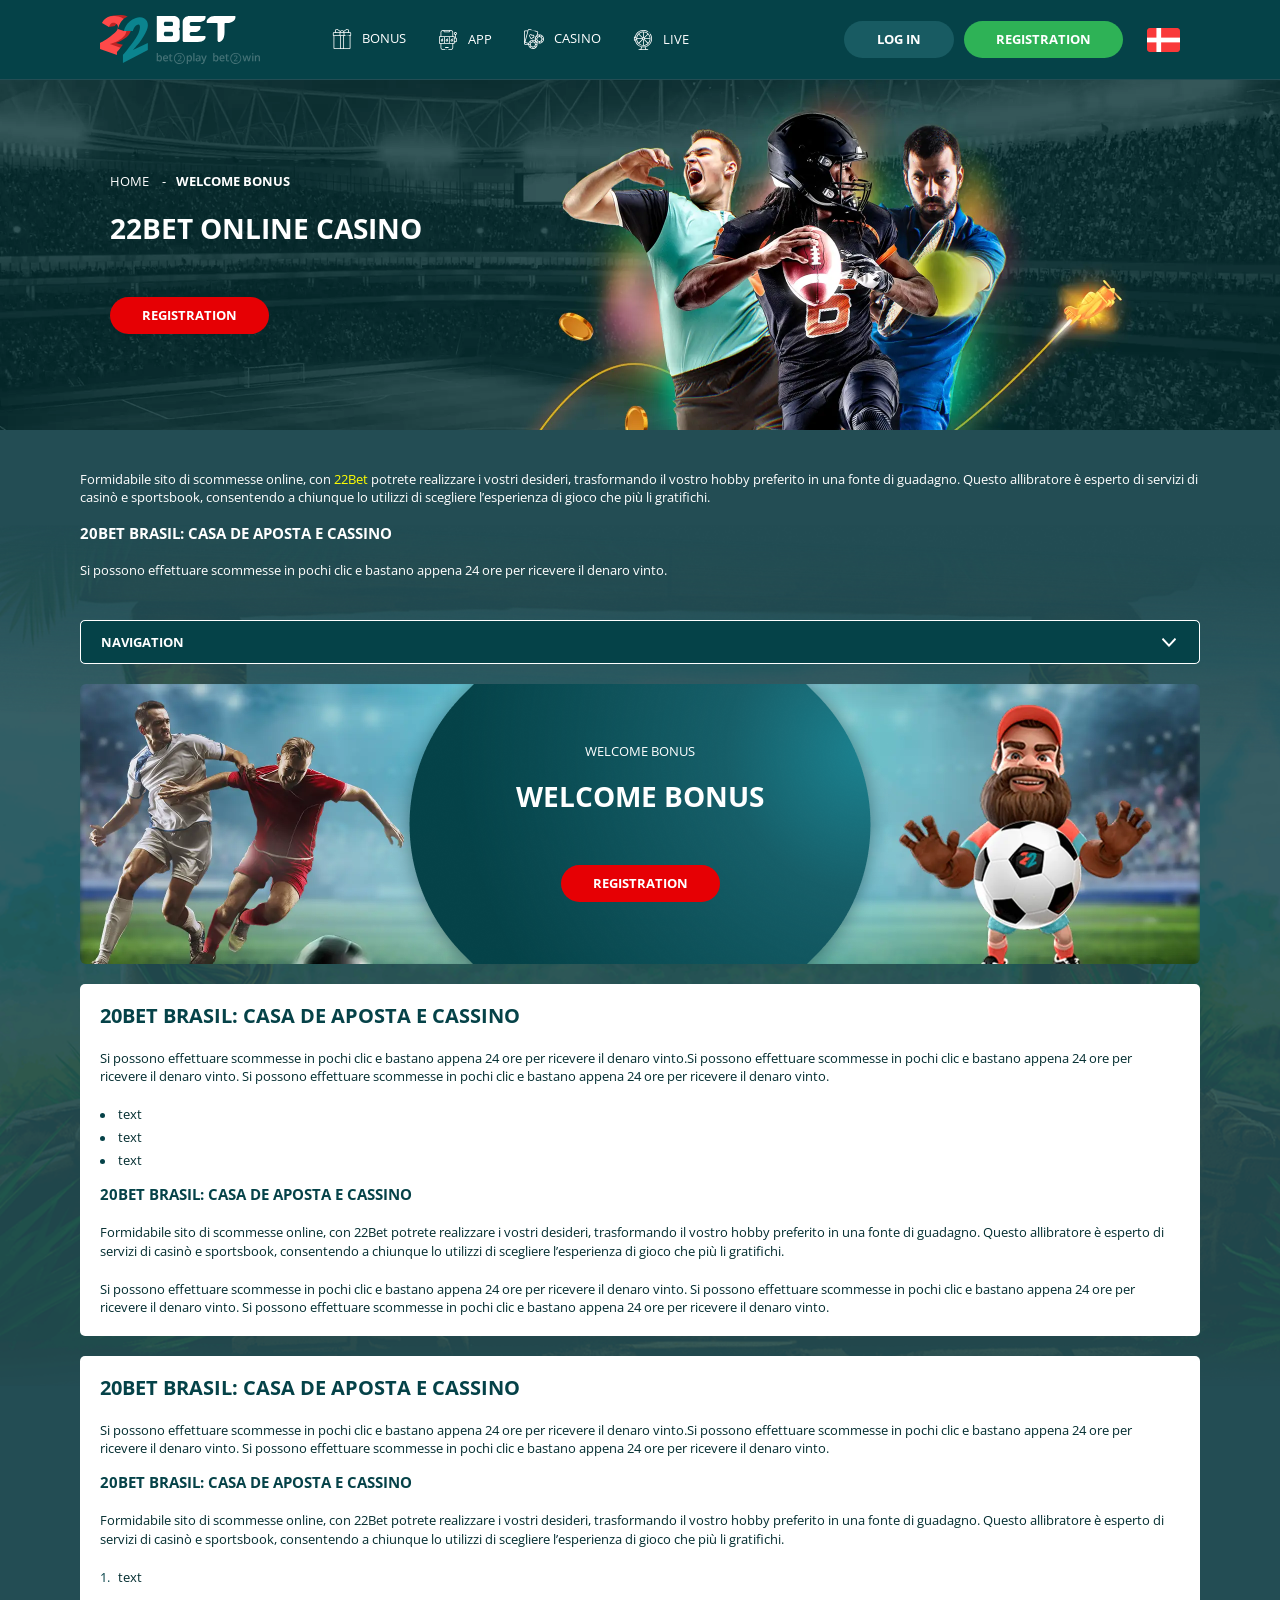
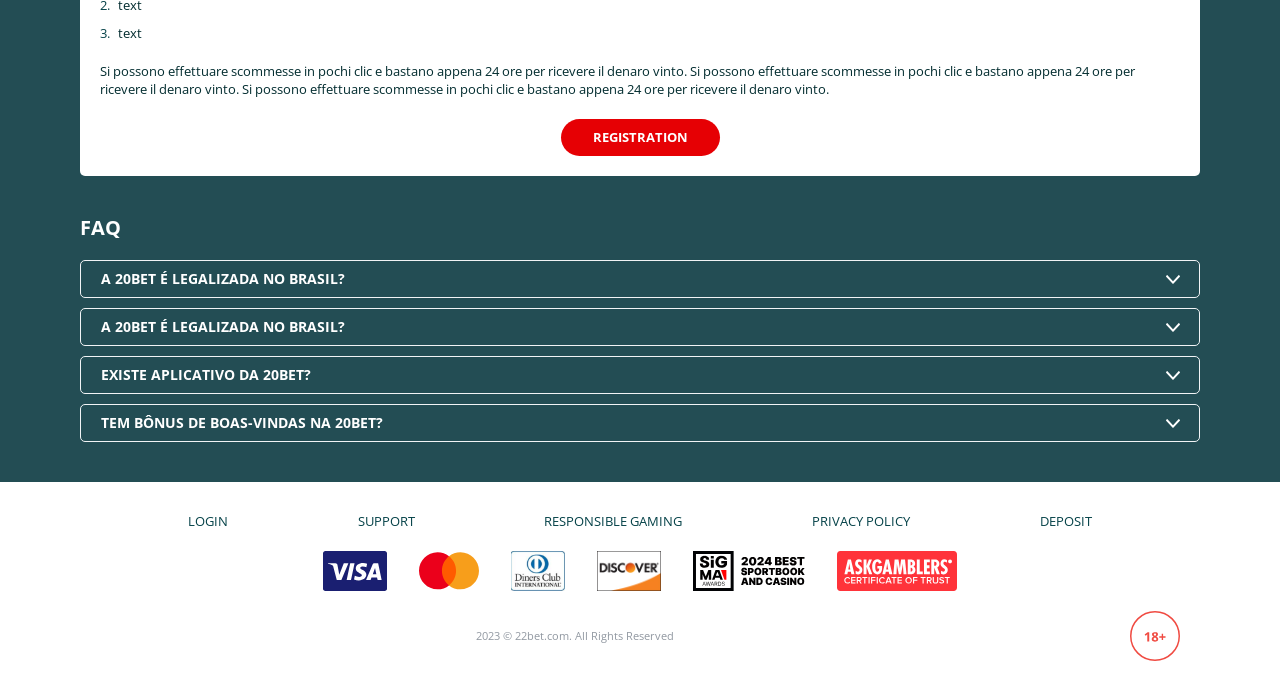
<file: welcomeBonus.html>
<!DOCTYPE html>
<html lang="dk">
  <head>
    <meta charset="UTF-8" />
   
    <meta name="viewport" content="width=device-width, initial-scale=1.0" />
    <title>22Bet </title>
    <meta name="description" content />
    <meta property="og:site_name" content />
    <meta property="og:title" content />
    <meta property="og:type" content="website" />
    <meta property="og:url" content />
    <meta property="og:image" content />
    <meta property="og:image:alt" content />
    <meta property="og:locale" content="dk" />
    <meta property="og:description" content />
    <link rel="preconnect" href="https://fonts.googleapis.com" />
    <link rel="preconnect" href="https://fonts.gstatic.com" crossorigin="anonymous" />
   <link href="https://fonts.googleapis.com/css2?family=Open+Sans:ital,wght@0,300..800;1,300..800&display=swap" rel="stylesheet">
<link href="https://fonts.googleapis.com/css?family=Roboto+Condensed&display=swap" rel="stylesheet">

   <link rel="stylesheet" href="./css/reset.css" />
    <link rel="stylesheet" href="./css/main.css" />
    <link rel="stylesheet" href="./css/media.css"/>
    <link rel="icon" href="./images/Group.png" type="image/x-icon"/>
    <script
    src="https://code.jquery.com/jquery-3.6.1.min.js"
    integrity="sha256-o88AwQnZB+VDvE9tvIXrMQaPlFFSUTR+nldQm1LuPXQ="
    crossorigin="anonymous"
  ></script>
  </head>
  <body>
    <header class="header">
      <section class="content header__content">
        <a href="./index.html" class="logo header__logo"
          ><img src="./images/logo.svg" alt="logo" title
        /></a>
        <button class="header__btn-menu" >
          <svg width="16px" height="16px" viewBox="0 0 16 16" xmlns="http://www.w3.org/2000/svg">
              <rect y="0" width="16" height="3" rx="1.5"></rect>
              <rect y="6.5" width="16" height="3" rx="1.5"></rect>
              <rect y="13" width="16" height="3" rx="1.5"></rect>
            </svg>
        </button>

          <nav class="menu header__menu">
       <ul class="header__menu-list">
                
              <li class="" >
              <div class="header__menu-wrapper">
                <div class="js-button-expander js-button-expander--menu" >
                <a href="./bonus.html" >
                  <img src="./images/header-bonus.svg" alt="" title>
                <span>Bonus</span>
              </a>
              </div>
              <div class="header__menu-wrap js-expand-content js-expand-content--menu">
                <ul >
                  <li>
                    <a href="./freeSpins.html">
                    <span>Free Spins</span>
                  </a></li>
                  <li><a href="./promoCode.html">
                    <span>Promo Code</span>
                  </a>
                </li>
                  <li><a href="./welcomeBonus.html">
                    <span>Welcome Bonus</span>
                  </a>
                </li>
                <li><a href="./vip.html">
                    <span>VIP</span>
                  </a>
                </li>
                </ul>
              </div>
              </div>
               <a href="./bonus.html" class="header__menu-item">
                <img src="./images/header-bonus.svg" alt="" title>
                <span>Bonus</span>
              </a>
            </li>
              <li>
                <a href="./app.html">
                  <img src="./images/header-app.svg" alt="" title>
                <span> App</span>
                </a>
              </li>
              
              <li class="">
              <div class="header__menu-wrapper">
                <div class="js-button-expander js-button-expander--menu" >
                <a href="./casino.html" >
                  <img src="./images/header-casino.svg" alt="" title>
                <span> Casino</span>
              </a>
              </div>
              <div class="header__menu-wrap js-expand-content js-expand-content--menu">
                <ul >
                  <li>
                    <a href="./slots.html">
                    <span>Slots</span>
                  </a></li>
                 
                </ul>
              </div>
              </div>
               <a href="./casino.html" class="header__menu-item">
                 <img src="./images/header-casino.svg" alt="" title>
                <span>Casino</span>
              </a>
            </li>
               <li>
                <a href="./live.html">
                  <img src="./images/header-live.svg" alt="" title>
               <span>Live</span>
                </a>
              </li>
              <li>
                    <a href="./freeSpins.html">
                    <span>Free Spins</span>
                  </a></li>
                  <li><a href="./promoCode.html">
                    <span>Promo Code</span>
                  </a>
                </li>
                  <li><a href="./welcomeBonus.html">
                    <span>Welcome Bonus</span>
                  </a>
                </li>
                <li><a href="./vip.html">
                    <span>VIP</span>
                  </a>
                </li>
             <li>
                    <a href="./slots.html">
                    <span>Slots</span>
                  </a></li>
             
             
            </ul>
            <div class="header__button header__button-menu " >
              <a href="#" class="button  button__login-menu">log in</a>
              <a href="#" class="button button__menu">registration</a>
            </div>
           
          </nav>
            <a href="#" class="button button__login">log in</a>
            <a href="#" class="button button__singup">registration</a>
            <!-- <div id="clock" class="header__time">00:00</div> -->
            <a href="" class="header__flag">
                <span><img src="./images/flag.png" alt="flag" title /></span>
                
              </a>
      </section>
    </header>
     <main class="main home main-page">
        <section class=" hero hero__page">
           
            <div class="background background-page background-pageWelcome">
              <img src="./images/layout-images/bg-welcome.webp" alt="hero" title />
              
            </div>
            <div class="hero__wrapper hero__wrapper-page">
              <div class="hero__data hero__data-bonus">
                <ul
                class="breadcrumbs "
                
              >
                <li
                  
                >
                  <a href="#" >
                    <span >Home</span></a
                  >
                 
                </li>
                <li
                  
                >
                  <a href="#" > <span >Welcome Bonus</span></a>
                 
                </li>
              </ul>
                <h1 class="title general hero__title">
                 22Bet Online casino
                </h1>
              
                <a href="#" class="button  hero__button ">registration</a>
               
              </div>
             
            </div>
          </section>
      <section class="main__wrap main__wrap-page">
       
       <section class="content__wrapper content__wrapper-page">

       <section class="content article article__background">
            <p>Formidabile sito di scommesse online, con <a href="#">22Bet</a> potrete realizzare i vostri desideri, trasformando il vostro hobby preferito in una fonte di guadagno. Questo allibratore è esperto di servizi di casinò e sportsbook, consentendo a chiunque lo utilizzi di scegliere l’esperienza di gioco che più li gratifichi.</p>
            <h2 class="article__subtitle">20Bet Brasil: Casa de Aposta e Cassino</h2>
            <p>Si possono effettuare scommesse in pochi clic e bastano appena 24 ore per ricevere il denaro vinto.</p>
          </section>
           <section class="content menu-review__content">
              

            
                <div class="menu__review-desk menu__review-content">Navigation</div>
                <ul class="menu__review menu__review-list">
                  <li><a href="#">Lorem ipsum dolor sit</a></li>
                    <li><a href="#">Amet consectetur adipiscing</a></li>
                      <li><a href="#">Quisque faucibus ex sapien vitae</a></li>
                        <li><a href="#">Ut hendrerit sempero</a></li>
                          <li><a href="#">Pulvinar vivamus fringilla</a></li>
                           <li><a href="#">Ad litora torquent per conubia</a></li>
                         
                          
                </ul>
             
          
          </section>
          
         
             
               <section class="content banner banner-main">
            <div class="background ">
              
              <img src="./images/layout-images/banner-welcome.webp" alt="banner" title />
              <div class="background-banner ">
              
              <img src="./images/layout-images/banner-frame.png" alt="banner" title />
              
            </div>
            </div>
            <div class="banner__info">
              <p class="banner__subtitle">Welcome Bonus</p>
              
              <h2 class="title high banner__title-main">
                  
           Welcome Bonus
              </h2>
            
              <a href="#" class="button banner__button">registration</a>
            </div>
          </section>
        
       
          
         <section class="content article">
            <h2 class="title high article__title">20Bet Brasil: Casa de Aposta e Cassino</h2>
            
            <p>
             Si possono effettuare scommesse in pochi clic e bastano appena 24 ore per ricevere il denaro vinto.Si possono effettuare scommesse in pochi clic e bastano appena 24 ore per ricevere il denaro vinto. Si possono effettuare scommesse in pochi clic e bastano appena 24 ore per ricevere il denaro vinto.
            </p>
           <ul>
            <li>text</li>
            <li>text</li>
            <li>text</li>
               </ul>
            <h3>20Bet Brasil: Casa de Aposta e Cassino</h3>
            <p>
             Formidabile sito di scommesse online, con 22Bet potrete realizzare i vostri desideri, trasformando il vostro hobby preferito in una fonte di guadagno. Questo allibratore è esperto di servizi di casinò e sportsbook, consentendo a chiunque lo utilizzi di scegliere l’esperienza di gioco che più li gratifichi.
            </p>
            <p>Si possono effettuare scommesse in pochi clic e bastano appena 24 ore per ricevere il denaro vinto. Si possono effettuare scommesse in pochi clic e bastano appena 24 ore per ricevere il denaro vinto. Si possono effettuare scommesse in pochi clic e bastano appena 24 ore per ricevere il denaro vinto.</p>
          </section>
               <section class="content article">
            <h2 class="title high article__title">20Bet Brasil: Casa de Aposta e Cassino</h2>
            
            <p>
             Si possono effettuare scommesse in pochi clic e bastano appena 24 ore per ricevere il denaro vinto.Si possono effettuare scommesse in pochi clic e bastano appena 24 ore per ricevere il denaro vinto. Si possono effettuare scommesse in pochi clic e bastano appena 24 ore per ricevere il denaro vinto.
            </p>
             <h3>20Bet Brasil: Casa de Aposta e Cassino</h3>
            <p>
             Formidabile sito di scommesse online, con 22Bet potrete realizzare i vostri desideri, trasformando il vostro hobby preferito in una fonte di guadagno. Questo allibratore è esperto di servizi di casinò e sportsbook, consentendo a chiunque lo utilizzi di scegliere l’esperienza di gioco che più li gratifichi.
            </p>
           <ol>
                <li>text</li>
            <li>text</li>
            <li>text</li> </ol>
           
            <p>Si possono effettuare scommesse in pochi clic e bastano appena 24 ore per ricevere il denaro vinto. Si possono effettuare scommesse in pochi clic e bastano appena 24 ore per ricevere il denaro vinto. Si possono effettuare scommesse in pochi clic e bastano appena 24 ore per ricevere il denaro vinto.</p>
          <a href="#" class="button">registration</a>
          </section>
      
        
           <section class="content faq">
            <h2 class="title high faq__title">FAQ</h2>
            <ol class="faq__list " >
              <li class="faq__item"  >
                <h3 class="title medium faq__subtitle js-button-expander js-button-expander--faq"  >A 20Bet é legalizada no Brasil?
                 </h3>
                <div  class="faq__answer js-expand-content js-expand-content--faq" >
                  <p>Formidabile sito di scommesse online, con 22Bet potrete realizzare i vostri desideri, trasformando il vostro hobby preferito in una fonte di guadagno. Questo allibratore è esperto di servizi di casinò e sportsbook, consentendo a chiunque lo utilizzi di scegliere l’esperienza di gioco che più li gratifichi.</p>
                  <p  >
                    Sim, a casa de apostas tem licença emitida por Curaçao, que é reconhecida no Brasil e a permite atuar por aqui.
                  </p>
                </div>
              </li>
              <li class="faq__item"  >
                <h3 class="title medium faq__subtitle js-button-expander js-button-expander--faq"  >A 20Bet é legalizada no Brasil?</h3>
                <div class="faq__answer js-expand-content js-expand-content--faq" >
                   <p>Formidabile sito di scommesse online, con 22Bet potrete realizzare i vostri desideri, trasformando il vostro hobby preferito in una fonte di guadagno. Questo allibratore è esperto di servizi di casinò e sportsbook, consentendo a chiunque lo utilizzi di scegliere l’esperienza di gioco che più li gratifichi.</p>
                  <p  >
                    Sim, a casa de apostas tem licença emitida por Curaçao, que é reconhecida no Brasil e a permite atuar por aqui.
                  </p>
                </div>
              </li> 
              <li class="faq__item"  >
                <h3 class="title medium faq__subtitle js-button-expander js-button-expander--faq"  >Existe aplicativo da 20Bet?</h3>
                <div class="faq__answer js-expand-content js-expand-content--faq" >
                  <p>Formidabile sito di scommesse online, con 22Bet mpotrete realizzare i vostri desideri, trasformando il vostro hobby preferito in una fonte di guadagno. Questo allibratore è esperto di servizi di casinò e sportsbook, consentendo a chiunque lo utilizzi di scegliere l’esperienza di gioco che più li gratifichi.</p>
                  <p  >
                    Sim, a casa de apostas tem licença emitida por Curaçao, que é reconhecida no Brasil e a permite atuar por aqui.
                  </p>
                </div>
              </li> 
              <li class="faq__item"  >
                <h3 class="title medium faq__subtitle js-button-expander js-button-expander--faq"  >Tem bônus de boas-vindas na 20Bet?</h3>
                <div class="faq__answer js-expand-content js-expand-content--faq" >
                  <p>Formidabile sito di scommesse online, con 22Bet potrete realizzare i vostri desideri, trasformando il vostro hobby preferito in una fonte di guadagno. Questo allibratore è esperto di servizi di casinò e sportsbook, consentendo a chiunque lo utilizzi di scegliere l’esperienza di gioco che più li gratifichi.</p>
                  <p  >
                    Sim, a casa de apostas tem licença emitida por Curaçao, que é reconhecida no Brasil e a permite atuar por aqui.
                  </p>
                </div>
              </li> 
             
            </ol>
          </section>
        </section> 
      
        <div class=""  onclick="scrollToTop()">
          <button class="main__arrow" id="scrollToTopBtn"></button>
        </div> 
        
      </section>
    </main> 
    <footer class=" footer ">
      <section class="content footer__content">
        <ul class="footer__menu">
         <li><a href="./login.html">Login</a></li>
         <li><a href="./support.html">Support</a></li>
         <li><a href="./responsible.html">Responsible Gaming</a></li>
         <li><a href="./policy.html">Privacy Policy</a></li>
         <li><a href="./deposit.html">Deposit</a></li>
        </ul>
       
          <ul class="footer__cards-list">
           
            <li>
              <a href="#"
                ><img src="./images/visa.svg" alt="cardvisa" title
              /></a>
            </li>
            <li>
              <a href="#"
                ><img
                  src="./images/mastercard.svg"
                  alt="mastercard"
                  title
              /></a>
            </li>
            <li>
                <a href="#"
                  ><img src="./images/diners.svg" alt="diners" title
                /></a>
              </li>
              <li>
                <a href="#"
                  ><img src="./images/discover.svg" alt="discover" title
                /></a>
              </li>
              <li>
                <a href="#"
                  ><img src="./images/sigma.svg" alt="sigma" title
                /></a>
              </li>
              <li>
                <a href="#"
                  ><img src="./images/ask.svg" alt="ask" title
                /></a>
              </li>
            
          </ul>
       
        <div class="footer__wrapp">
          <div class="footer__text">
           
            <p>2023 &copy; 22bet.com. All Rights Reserved
</p>
           
          </div>
          <div class="footer__age">
            <img src="./images/age.svg" alt="age" title />
          </div>
        </div>
      
      </section>
    </footer>
    <script src="./js/arrowUp.js" defer></script>
    <script src="./js/sidebar.js" defer></script>
    <script src="./js/expander.js" defer></script>
    <script src="./js/mobile-menu.js" defer></script>
    <!-- <script src="./js/clock.js" defer></script> -->
  </body>
</html>
</file>
<file: css/main.css>
html{
    -webkit-text-size-adjust: 100%;
    scroll-behavior: smooth;
      overflow-x: hidden;
  }
  
  body {
      display: block;
      position: relative;
      width: 100%;
    background: #234D54; 
background: #234D54 url(../images/bg-body.png) no-repeat ;
  background-size: cover;
background-position: center -80px;
      font-family: 'Open Sans', sans-serif;
      font-size: 13px;
      font-weight: 400;
      line-height: 18.2px;
      text-align: left;
      color: #032D30;
      overflow-x: hidden;
    }
.body{
  background: #234D54 url(../images/bg-body1.png) no-repeat ;
  background-size: cover;
background-position: center -80px;
}





  

    
    .content {
      display: block;
      position: relative;
      width: 100%;
      max-width: 1120px;
      /* max-width: 100%; */
      /* overflow: hidden; */
      border-radius: 5px;
      background: #FFFFFF;

      padding: 20px;
      margin: 0 auto 20px auto;
    }
    
    h1,
    h2,
    h3,
    h4,
    .title {
      display: block;
      position: relative;
      font-size: 28px;
      font-weight: 700;
      line-height: 73px;
      text-align: center;
      color: #ffffff;
        
    }
  
    h1,
    .title.general {
      text-transform: uppercase;
    }
    
    h2,
    .title.high {
      display: flex;
      align-items: center;
      justify-content: flex-start;
      font-weight: 700;
      font-size: 20px;
      line-height: 24.76px;
      color: #054248;
      text-transform: uppercase;
 
    }
    

    h3,
    title.medium {
      font-weight: 700;
      font-size: 15px;
      line-height: 120%;
      text-align: left;
      color: #054248;
      text-transform: uppercase;
      
    }
    
    article > *,
    .article > *,
    .desk > * {
      margin-top: 20px;
    }
    
    article > *:first-child,
    .article > *:first-child,
    .desk > *:first-child {
      margin-top: 0 !important;
    }
    
    article > h2,
    .article > h2,
    .desk > h2 {
      margin-top: 32px;
    }
    
    article > h3,
    .article > h3,
    .desk > h3 {
      margin-top: 16px;
    }
    
    .button {
      
      position: relative;
    display: inline-block;
      min-width: 159px;
      height: 37px;
      border-radius: 40px;
      background: #E60004;

      overflow: hidden;
      font-size: 13px;
      font-weight: 700;
      line-height: 13px;
      text-align: center;
      text-decoration: none;
      text-transform: uppercase;
      color: #ffffff;
      white-space: nowrap;
      cursor: pointer;
      padding: 12px 24px;
      margin: 0 auto;
   
      transition: all 0.5s;
    }
    
    .button:hover {
     background: #2EB256;

    }
    
    
    .header,
    .main ,.footer {
      display: flex;
      position: relative;
      justify-content: space-between;
      align-items: center;
     
      max-width: 1440px;
      max-width: 100%;
      
      margin: 0 auto;
    }
    
    .background{
      display: block;
      position: absolute;
      bottom: 0;left: 0;
      height: 100%;
      width: 100%;
      overflow: hidden;
    }
    
    .background img{
      position: relative;
      width: 100%;height: 100%;object-fit: cover;
      
    }

    .background-page img{
      border-radius: 0;
    }
    
    .images img{
      border-radius: 5px;
      width: 100%;
      height: 100%;
      overflow: hidden;
      display: block;
    }

    .faq {
      overflow-anchor: none;
    }
    
    /* -------------------HEADER---------------- */
    .header {
      position: fixed;
      top: 0;
      left: 0;
      right: 0;
      width: 100%;
      z-index: 100;
      background: #054248;

    }
    
    .header__content {
      position: relative;
      display: flex;
      flex-direction: row;
      align-items: center;
      justify-content: space-between;
      max-width: 1120px;
      max-height: 80px;
      border-radius: 0;
      background: #054248;

      padding: 15px ;
      margin: 0 auto;
    }
    
    .logo {
      display: block;
      position: relative;
      flex: 0 0 160px;
      margin-right: 56px;
    }
    
    .logo img {
      display: block;
      position: relative;
      width: auto;
      max-height: 60px;
    }
    
    .logo:hover{
      transform: scale(1.1);
    }
    .header__menu {
      display: flex;
      white-space: nowrap;
      max-height: calc(100vh - 70px);
       scrollbar-width: none; 
  -ms-overflow-style: none; 
  
    }
    .header__menu::-webkit-scrollbar {
  display: none; 
}
    
    
    .header__menu-list {
      display: flex;
      justify-content: center;
      align-items: center;
      white-space: nowrap;
      flex: 1 1 auto;
     
      border-radius: 60px;
     


    }
    .header__menu-list li {
      display: flex;
      padding:  11px 16px;
    }
    
    .header__menu-list li a {
      display: inline-flex;
      position: relative;
      align-items: center;
      font-weight: 400;
      font-size: 13px;
      justify-content:center;
      line-height: 100%;
      text-transform: uppercase;
      color:#FFFFFF;
      transition: all 0.5s;
     gap: 10px;
    }
    
    .header__menu-list li:hover {
   background:  #2EB256;

border-radius: 60px;
      
    }
    
    .menu a{
      display: none;
    }
    
  
    span {
      display: inline-block;
    }
    
    .header__menu-list a img{
      width: 20px;height: 20px;
      vertical-align: middle;
      display: block;
    }
    .header__flag img {
      width: 33px;
      height: 24px;
      vertical-align: middle;
    }
    
    /* .header__menu-list a span:last-child {
      margin-left: 16px;
    } */
    
    .header__flag span:first-child {
      flex: 0 1 33px;
      
    }

.header__menu-wrapper{
  /* height: 20px; */
  line-height: 100%;
}
    .header__menu-wrap {
    display: none;
    display: block;
    position: absolute;
    
    left: 50%;
    transform: translateX(-50%);
    top: 55px;
    min-width: 132px;
    height: auto;
    background: #032D30;

    border-radius: 5px;
    /* padding: 8px 16px; */
    z-index: 100;
    /* overflow-y: hidden; */
}
.header__menu-wrap::before{
   content: "";
  position: absolute;
  top: -10px;
  left: 50%; 
  transform: translateX(-50%);
  width: 0;
  height: 0;
  border-left: 10px solid transparent;
  border-right: 10px solid transparent ;
  border-bottom: 10px solid #032D30;
  z-index: 101;
}

.js-expand-content.js-expand-content--menu{
  overflow: visible;
}

.header__menu-wrap ul{
  display: flex;
  flex-direction: column;
  /* gap: 8px; */
}
.header__menu-wrap ul li{
  padding: 0;
}

.header__menu-wrap ul li:hover{
  background: none;
  
}
.header__menu-list li:first-child a ,.header__menu-list li:nth-child(3) a{
    position: relative;
    
}

.header__menu-list .header__menu-item {
    display: none;
}

.header__menu-list li:first-child .header__menu-item {
    padding-left: 0;
}


.header__menu-list > li {
  position: relative;
}

.header__menu-wrap ul li:nth-last-child(-n+4){
  display: block;
}

.header__menu-list li:nth-last-child(-n+5) {
    display: none;
}

.header__menu-list li .header__menu-wrap ul li a{
  color:#FFFFFF !important;
  padding-right: 12px;
  padding: 10px;
  width: 100%;

}

.header__menu-list li .header__menu-wrap ul li a:hover{
/* text-decoration: underline !important; */
background: #2EB256;
border-radius: 5px;
}



.header__menu-list li .header__menu-wrap ul li a::after{
  display: none;
}

.header__menu-wrap.js-expand-content.expanded {
  height: auto;
}

/* .header__menu-list li:first-child a::after, .header__menu-list li:nth-child(3) a::after{
  content: '';
  display: block;position: absolute;
  width: 20px;height: 20px;
  right: 0;
  top: 50%;
  transform: translateY(-50%);
  background: url(../images/menu-arrowDown.svg) no-repeat center center / contain;
  transition: transform 0.5s ease;
}

.header__menu-list li:first-child.active a::after,.header__menu-list li:nth-child(3).active a::after{
transform: translateY(-50%) rotate(180deg);
}

.header__menu-list li:first-child:hover a::after,.header__menu-list li:nth-child(3):hover a::after{
transform: translateY(-50%) rotate(180deg);
} */

li.active .header__menu-wrap{
display: flex;
  gap: 10px;
}
    .header__flag {
      display: flex
;
    align-items: center;
      margin-left: 24px;
      color:#ffffff;
      text-transform: uppercase;
    }

    .button__login{
        margin-left: auto;
    }

     

    .button__login{

        min-width: 110px;
       background:#185B62;

        padding: 12px 20px;
        margin: 0 10px 0 auto;
       
    }
       .button__login:hover{
      background: #2EB256;

     }

    
 .button__singup{

  padding: 12px 20px;
 background: #2EB256;


    margin: 0;
 }

 .button__singup:hover{
  background:#185B62;

 }
    .header__time{
        color:#FFFFFF;
        position: relative;
        padding-left: 28px;
        margin-left: 24px;
    }

    .header__time::before{
      content: '';
      display: block;position: absolute;
      top: 50%;
      transform: translateY(-50%);
      width: 18px;height: 18px;
      left: 1px;
      background: url(../images/clock.svg) no-repeat center center / contain;
    }

 
    .header__btn-menu{
      display: block;
      flex: 0 1 auto;
      min-width: 0;
      border:1px solid #ffffff; 
      border-radius: 10px;
      background: #054146;

      padding: 12px;
      margin-left: 12px;
      order: 3;
     
      
    }
    
    
    svg {
      position: relative;
      fill: #ffffff;
      line-height: 1;
      vertical-align: 1;
    }
    
     
    
     
    
    
    /* ------------------ MAIN------------- */
    .main.home{
      display: flex;
      
     
    }
    
    .main__wrap {
      display: flex;
      position: relative;
      flex: 1 1 100%;
      justify-content: center;
      align-items: stretch;
      max-width: 1540px;
      padding: 20px 30px;
      margin: 0 auto;
    }
    
    
    
   
    .menu__review-content::after {
      content: "";
      position: absolute;
      right: 20px;
      top:50%;
      transform: translateY(-50%);
      width: 20px;
      height: 20px;
     background: url(../images/faq-arrowDown.svg) no-repeat center center / contain;
      transition:  all 0.5s;
    }

   
    
   
    
    .menu__review-content.active::after {
      background: url(../images/faq-arrowUp.svg) no-repeat center center / contain;
     
      
    }

        .menu__review-content.active{
          background:  #E1EFFA;
color: #054248;
border: 1px solid  #D0DDE1;
        }
    
    .menu-review__content{
     
      padding: 0;
      margin-bottom: 20px;
      overflow: hidden;
    background:  #E1EFFA;

      border-radius: 5px;
      
    }
  
    .menu__review-content{
      position: relative;
      padding:12px 60px 12px 20px;
      color: #ffffff;
      font-weight: 700;
      text-transform: uppercase;
  background: #054248;
border: 1px solid  #FFFFFF;
border-radius: 5px;
    }
   



.bonuses__desc::after{
background: linear-gradient(180deg, rgba(0, 234, 206, 0) 14.75%, rgba(0, 234, 206, 0.7) 100%);


}

    
    .menu__review-content.active{
      border-bottom-left-radius: 0;
      border-bottom-right-radius: 0;
    }
    
    .menu__review li a {
      display: block;
    color: #054248;
      position: relative;
      white-space: nowrap;
       padding: 7px 16px;
      text-transform: none;
    }
  
    .menu__review li:hover a{
    text-decoration: underline;
      
    }

       .menu__review li:hover a{
        padding-left: 35px;
       }

        .menu__review li:hover a::before{
 content: "";
      position: absolute;
      left: 20px;
      top:50%;
      transform: translateY(-50%);
      width: 4px;
      height: 4px;
      border-radius: 50%;
     background: #054248;
      transition:  all 0.5s;
        }

.menu__review li:not(:last-child){} 
    .menu__review.active{
      display: block;
     
      border-radius: 0 0 5px 5px;
    }
    .menu__review-list{
      padding: 0;
    }
    .menu__review-list li{
      /* padding: 8px 16px; */
    }
    .content__wrapper {
      
    
      flex: 0 1 100% ;
    }

    
  
      
    /* -----------hero ----------- */
    .content__wrapper{
      position: relative;
       
     
    
    }
    
    .hero{
      padding: 0;
      min-height: 350px;
      display: flex;
      background:none;
  
      align-items: center;
      padding: 24px 24px 24px 0;
  }
    
    .hero__wrapper {
     
      display: flex;
      align-items: center;
     
    }
    
  
    .hero__data{
    display: block;
      position: relative;
        max-width: 480px;
      padding: 12px; 
    }
    
    .hero__title{
    
      text-align: start;
     
    }
  
    .hero__data p{
      color:#ffffff;
      font-weight: 400;
      text-transform: none;
      margin-top: 10px;
    }
    
    
    .hero__rating {
      display: flex;
      font-weight: 400;
      align-items: center;
      text-transform: uppercase;
      color:#ffffff;
      margin-bottom: 2px;
    }
    
    .hero__rating .hero__ratingText{
       text-transform: uppercase;
     margin-right: 10px;
     margin-bottom: 0;
    margin-top: 0;
     
    }

    .hero__rating span span:last-child{
      font-weight: 700;
    }
    .hero__button{
      display: inline-block;
    margin-top: 32px;
      
      
      
      
    }

    .hero__data  li:nth-child(1) span{
      font-weight: 400;
      padding-left: 0;
    }
   
 


/* ------------features------ */
 .features{

 }
 .features .features__title{

 }
.table__wrapper {

  border-radius: 5px;
  
  width: 100%;
  overflow-x: auto;
}

.table__wrapper::-webkit-scrollbar {
  height: 3px;
}
.table__wrapper::-webkit-scrollbar-track {
  background: rgba(0, 0, 0, 0);
}

.table__wrapper::-webkit-scrollbar-thumb {
  background: #9e9ea8;
}

.table__wrapper {
  max-width: 100%;
  overflow: auto;
background: #EEEEF8;

  margin-top: 10px;

}
.features__table {
    width: 100%;
    border: 1px solid #F1F3F5;
   
}
table tr {
    width: 100%;
}

.table__features thead tr th, .features__table thead tr th {
    text-transform: uppercase;
    color: #ffffff;
    font-size: 12px;
    line-height: 160%;
    font-weight: 400;
     padding: 13px 16px;
}

.features__table thead tr  {
   background:#054248;
   

}
table tbody tr:nth-child(even){background: #E1EFFA;
}
table tbody tr {
    background: #FFFFFF;
    border-radius: 12px;
    /* overflow: hidden; */
}

.features__table tbody tr td:first-child {
   
    font-weight: 400;
}

table tr:not(:last-child) td {
    color: #054248;
}
table tr td:first-child {
    text-transform: none;
    font-weight: 700;
    width: 30%;
}
table tr td {
    width: 70%;
    font-size: 15px;
    white-space: normal;
    text-align: left;
    line-height: 24px;
    padding: 13px 16px;
}

table tr td img{
  width: 20px;
  height: 20px;
  vertical-align: middle;
  margin-right: 20px;
}


/* -------------banner---------------- */

.banner {
  display: flex;
  align-items: center;
  justify-content:center;
  overflow: hidden;
  width: 100%;
  
  min-height: 280px;
  padding:  20px  ;
  background: transparent;
    border-radius: 6px;
    margin-bottom: 20px;

  
}

.banner__info {
  display: flex;
 
  flex-direction: column;
  align-items: center;
  position: relative;
  max-width: 468px;

border-radius: 5px;
  text-align: left;
 
  padding: 20px;
}

.banner .banner__title-main {
  flex-direction: column;
  align-items:center;
  width: auto;
  
  font-weight: 700;
  line-height: 73px;
  font-size: 28px;
  padding: 0;
  color: #FFFFFF;
  text-align: right;
  text-transform: uppercase;
  margin-bottom: 32px;
  padding-left: 0;
  padding-right: 0;
  border: none;
  background: none;
}

.banner .banner__title::after,.banner .banner__title-main::before, .banner .banner__title-main::after {
  display: none;
  
}

.banner__subtitle{
  position: relative;
  color: #FFFFFF;
  font-size: 13px;
  line-height: 100%;
  font-weight: 400;
  text-align: right;
  text-transform: uppercase;
  
  margin-bottom: 2px;
  
}



.banner__button {
  background: #E60004;
   
 margin-left:0;
 margin-right: 0;
}

.banner__button:hover{
  transform: scale(1.1);
}


.banner-page{
  max-width: 100%;
  justify-content: flex-start;
  min-height: 380px;
  padding-left: 150px;
}


.background-banner{
  position: absolute;
  top: 0;bottom: 0;left: 50%;
  transform: translateX(-50%);
}

   
        /* ----------------review------------- */
    .article .article__subtitle{
      font-weight: 700;font-size: 15px;line-height: 100%;
      color: #ffffff;
      margin-top: 20px;
    }
      
        .article {
          display: flex;
          flex-direction: column;
        }
        .article ul li{
          position: relative;
          padding-left: 18px;
           
        }
    
        .article ul li + li,.article ol li + li{
          margin-top: 5px;
        }

        .article ol li + li{
          margin-top: 10px;
        }
       
    
        .article ul li::before{
          content:'';
          position: absolute;
          left: 0px;
          top:8px;
         
          width: 5px;height: 5px;
          border-radius: 50%;
      
background:#054248;

        }

        .article-page ul li::before{

          background:#054146;
        }

       

       
    
    
        .article  .button{
          margin: 20px auto 0 auto;
          

        }

        .article__background .article__button:hover{
          background: #2E9344;

        }
  
    

        .article a:not(.button),.faq__answer p a{
            color:#FFFF00; 
            font-weight: 400;
        }

        .article__background{
          background: none;padding: 20px 0;
          color: #ffffff;
        }

        /* для нумерованного списка */

.article ol ,.faq{
  
  counter-reset: ol;
  position: relative;
  
}

.article ol li,.faq__subtitle{
  /* display: flex;
  align-items: center; */
  counter-increment: ol; 
  position: relative; 
 
   padding-left: 18px;
 }

.article ol li::before
 {
  content: counter(ol) ". "; 
  display: inline-block;
  position: absolute;
  font: inherit;
  font-weight: 400;
  color: #054248;
  left: 0;
  

   
}



    
     
     
    /* ----------faq----------------------- */
    .faq{
background: none;
padding: 20px 0;
    }

     .faq .faq__title {
color: #ffffff;
     }
    .faq__subtitle {
      position: relative;
      font-weight: 700;
      font-size: 14px;
      line-height:100%;
      text-align: left;
      color: #ffffff;
background: transparent;
border: 1px solid  #F1F3F5;
      border-radius: 5px;
      text-transform: uppercase;
      cursor: pointer;
      padding: 11px 56px 11px 20px;
    }
    
      
    
  
    .faq__title{
      margin-bottom: 20px;
    }
    
    .faq__subtitle::after {
      content: "";
      display: block;
      position: absolute;
      top: 50%;
      transform: translateY(-50%);
      right: 16px;
      width: 20px;
      height: 20px;
      background: url(../images/faq-arrowDown.svg) no-repeat center center / contain;
      transition: transform 0.3s ease-in-out;
    }
    
    .faq__subtitle.active::after {
       background: url(../images/faq-arrowUp.svg) no-repeat center center / contain;
      transform: translateY(-50%) rotate(0deg); 
    }
    
    .faq__item{
      position: relative;
   
    }
    
    .faq__item + .faq__item{
      margin-top: 10px;
    }
    .faq__subtitle.active {
      background: #E1EFFA;
      color: #054248;
      border-radius: 5px 5px 0 0;
      border: none;
    }
    
    .faq__answer {
      position: relative;
    background: #E1EFFA;

      color: #054248;
      border-top: none;
    border-radius:0  0 5px 5px;
      padding: 0 20px 12px 20px;
     
    }

    .faq__answer p + p{
margin-top: 10px;
    }
    
    .js-expand-content {
      display: none;
      overflow: hidden;
    }
    
    .js-expand-content.expanded {
      height: 100%;
    }
    
    
    /* ---------main__arrow------ */
    .main__arrow {
      display: block;
      position: fixed;
      width: 40px;
      height: 40px;
      right: 20px;
      bottom: 20px;
      background: transparent;

      background: url(../images/ArrowUp.svg) no-repeat center center / contain;
      z-index: 100;
  padding: 5px;
    
  }

  .content:last-child{
    margin-bottom: 0;
  }
    
    /* ------------footer----------------- */
    .footer{
       display: flex;
      position: relative;
    background: #FFFFFF;

      
    }
    
    .footer__content{
      display: flex
;
    flex-direction: column;
    align-items: center;
      gap:20px;
      max-width: 1120px;
      padding: 30px 20px;
      /* padding: 30px 10px 10px 30px; */
      background: transparent;
      margin-bottom: 0;
      
    }
    .footer__menu{
      display: flex;
      justify-content: space-evenly;
      gap: 32px;
      flex-wrap: wrap;
    }
    
   

    .footer__menu li a{
      font-weight: 400;text-transform: uppercase;
        position: relative;
        color:#054248;
        transition: all 0.5s;
    padding: 10px;
    }

    .footer__menu li:hover a{
color: #5AB060;
    }
    .footer__info{
        position: relative;
    }

    
    .footer__info a{
     
      color: inherit;
    
    } 
    
    .footer__cards-list {
      display: flex;
      flex-wrap: wrap;
      align-content: center;
      justify-content: center;
      align-items: center;
      gap:32px;
      
    }
    
    
    
    .footer__cards-list li img {
      width: 100%;
      
      height: auto;
      display: block;
    }

    .footer__cards-list li{
      transition:  all 0.5s;
    }
    .footer__cards-list li:hover{
      transform: scale(1.1);
    }
    
    .footer__text{
      text-align: center;
      margin-left: auto;
      margin-right: auto;
      
    }
    
    .footer__text p{
      color: #9198A1;
      font-size: 11px;
      font-weight: 400;
      line-height: 100%;
    }
    
    .footer__text p + p {
      margin-top: 8px;
    }
    
    .footer__wrapp{
      display: flex;
      width: 100%;
      flex-direction: row;
      justify-content: center;
      gap: 80px;
      align-items: center;
      
    }
    
    
    
    .footer__age img{
      display: block;
     max-width: 50px;
     max-height: 50px;
    }
    
    .footer__information{
      display: flex;
      justify-content: center;
    }
    
    .footer__information li + li{
      margin-left: 24px;
    }

    .footer__copy{
color: #ffffff;
font-size: 14px;
line-height: 16.41px;
text-align: center;
    }
    
/* --------------bonus page------------- */


    .breadcrumbs {
      display: flex;
      text-align: center;
      margin-bottom: 2px;
      white-space: nowrap;
    }
    
    .breadcrumbs li:not(:last-child) a {
      padding-left: 0;
    }
    
    .breadcrumbs li a span{
      font-weight: 700;
      text-transform: uppercase;
      color: #ffffff;
      padding:0 10px;
    }
    
    .breadcrumbs li:first-child a:hover span{
      color: #EB5851;
    }
    
    .breadcrumbs li:last-child a {
      font-weight: 400;
      cursor: default;
    }
    
    .breadcrumbs > li:not(:last-child):after {
      content: "-";
      position: relative;
      color: #ffffff;
      
    }
    
    .main-page.home{
   
      padding-top:80px;
      display: block;
    }
    
    .main__wrap-page{
      justify-content: flex-start
    }
    
    .home .hero__page{
     
      position: relative;
        width: 100vw;
        display: flex
    ;
        justify-content: start;
        align-items: center;
        background: linear-gradient(to right, rgba(23, 25, 35, 0.8) 100%, rgba(23, 25, 35, 0.6) 40%, rgba(23, 25, 35, 0.2) 70%, rgba(23, 25, 35, 0.8) 80%);
        padding-top: 24px;
        padding-bottom: 24px;
        padding-left: calc(50% - 550px);
        padding-right: calc(50% - 550px);
       
    }

    .hero__data-page{
      max-width: 600px;
      padding: 32px;
    }
    
    .hero__data .hero__text-page{
      font-size: 15px;
      text-transform: none;
      margin-bottom: 32px;

    }

    
    
    .content__wrapper-page{
      top:0;
    }
    
    .content.bonuses {
      padding: 0;
      background: none;
    }
    
    .bonuses__list {
  
      gap: 20px;
      display: grid;
      grid-template-columns: repeat(3, 1fr);}

            
    
    .bonuses__item {
      display: flex;
      align-items: center;
      justify-content: center;
   position: relative;
      border-radius: 5px;
      padding: 0;
      background:#FFFFFF ;
      
      overflow: hidden;
    }
    
    .bonuses__item > * {
      position: relative;
    }
    
    .bonuses__item + .bonuses__item {
      margin-top: 0;
    }
    
    .bonuses__item:before {
      display: none;
    }
     .bonuses__img{
  width: 100%;
 }
    
    
    .bonuses__img img {
      display: block;
      width: 100%;
  height: 100%;
 object-fit: cover;

    }
    
    .bonuses__desc {
     position: relative;
    height: max-content;
    background: #FFFFFF;

      border-radius: 5px;
     
      padding: 20px;
   
    }
    
    .bonuses__desc .wrap {
     
      color: #3C404B;
   
      text-align: center;
    }

    .images__wrap{
      width: 100%;height: 100%;
     display: flex;justify-content: center;
     flex-direction: column;
     align-items: center;
    }
    
    .bonuses__icon {
      background-color: #fff;
      width: 80px;
      height: 80px;
      border-radius: 50%;
      position: absolute;
      top: -40px;
      left: 0;
      right: 0;
      margin: auto;
     
      display: flex;
      
      align-items: center;
      
      justify-content: center;
    }
    
    .title.bonuses__title {
      flex-direction: column;
      color: #054248;
      font-size: 20px;
      line-height: 24.76px;
      border: none;
      background: none;
      padding-left: 0;
      padding: 0;
      position: relative;
    }
  .title.bonuses__title::after{
    display: none;
  }
    
    .bonuses__text {
      margin-top: 12px;
      font-weight: 700;
      color: #E60004;
    }
    
    .bonuses__text p {
      margin-top: 0;
      text-transform: uppercase;
      color:#E60004;
    }
    
    .bonuses__buttons {
     position: relative;
      display: flex;
     
      justify-content: center;
     
      gap: 10px;
      margin-top: 20px;
      z-index: 1;
    }
    
    .bonuses__button {
      
      height: 39px;
     
      box-shadow: none;
      min-width: 143px;
      font-size: 11px;
      line-height: 100%;
      font-weight: 700;
      padding: 13px 14px;
      /* width: calc(50% - 8px); */
      margin: 0;
    }
    
    .bonuses__button:first-child {
     background: #185B62;


     
    }
    
    .bonuses__button:first-child:hover {
   background: #2EB256;


    }
    
    .bonuses__button:last-child {
    background: #2EB256;
    


    }
    
    .bonuses__button:last-child:hover {
       background: #185B62;


    }
    
    .hero__button-page{
      display: block;
    margin-top: 0;
    margin-left: 0;
    width: 185px;
    margin-right: auto;

    }

    .hero__button-page:hover{
      background:#2E9344;
    }
   
    

    /* --------------------app-page------------- */

    .hero__page-app{
      /* min-height: 650px; */
      height: auto;
    }

    .hero__img{
      
      z-index: 1;
      position: relative;
      
    }

    .hero__images-decor{
      position: absolute;
      bottom:-40px;right: 0;
     
      
    }
    .banner__app {
      display: flex;
      align-items: center;
      justify-content: center;
      min-height: 200px;
      border-radius: 16px;
      padding: 30px;
    }
    .banner__logo {
      max-width: 243px;
      flex: 0 0 243px;
      margin-right: 106px;
      margin-left: 106px;
      z-index: 3;
    }
    
    .banner__logo img {
      max-height: 91px;
    }
    
    .banner__content-app {
      display: flex;
      
      flex-direction: row;
      align-items: flex-start;
      width: 650px;
      gap:16px;
      margin-top: 10px;
     
      

    }
    .banner__btn {
      display: flex;
      flex-direction: row ;
      position: relative;
      min-width: 186px;
      height: 62px;
      font-size: 14px;
      font-weight: 700;
      align-items: center;
      line-height:19px;
      text-align: left;
      text-decoration: none;
      justify-content: center;
      border-radius: 40px;
      
      color: #ffffff;
   background: transparent;
   border: 1px solid  #FFFFFF;

gap: 8px;
      text-transform: uppercase;
        cursor: pointer;
       
      padding:  16px 38px;
      padding: 12px 24px;
      /* margin: 0 auto; */
      transition: all 0.3s ease;
      overflow: hidden;
      z-index: 3;
      
    }
    
    .banner__btn:hover {
    background: #E60004;

      border:none;

    }

    .banner__btn:last-child{
      min-width: 228px;
    background: #E60004;
  border:none;


    }
    
    .banner__btn:last-child:hover{
  background: transparent;
   border: 1px solid  #FFFFFF;

    }
   
 
    
    .button__wrap-app {
      display: flex;
      flex-direction: column;
      gap: 16px;
      z-index: 3;
      ;
    }
    
    
    .banner__btn-app img,
    .banner__btn-android img {
     
      width: 24px;
      height: 24px;
      
    }
    
  

    .hero__list{
      position: relative;
      display: flex;
      justify-content: center;
    
      flex-direction: row;
      gap:20px;
      margin-top: 32px;
    }

    .hero__list li{
      display: flex;
      flex-direction: column;
      position: relative;
      justify-content: center;
      color:#ffffff;
      align-items: center;
      
      text-align: center;
      
    }

      .hero__list li img{
        width: 40px;height: 40px;
      }
    /* -------------casino-page------------- */
    .casino__hover-link {
  color: #4da533;
  font-weight: 700;
}
.casino__item h3 {
  display: flex;align-items: center;
  font-weight: 700;
  justify-content: center;
  color: #1a2930;
  padding: 16px;
  text-align: center;
  text-decoration: none;
  text-transform: capitalize;
}

.casino__hover p {
  color: #ffffff;
  font-weight: 700;
}

.casino__buttons {
  min-width: 0;
  width: 40px;
  height: 40px;
  line-height: 22px;
  padding: 0;
  display: flex;
  justify-content: center;align-items: center;
 
    border-radius: 50%;
box-shadow: none;
  
}

.casino__buttons:hover{
  
transform: scale(1.1);
}
.casino__hover {
  display: flex;
  flex-direction: column;
  justify-content: center;
  align-items: center;
 background: #000000B2;
 background: #000000CC;

  border-radius: 5px;
  border-bottom-right-radius: 0;
  border-bottom-left-radius: 0;
  position: absolute;
  left: 0;
  top: 0;
  width: 100%;
  height: 100%;
  opacity: 0;
  transform: translateY(100%);
  transition: transform 250ms cubic-bezier(0.4, 0, 0.2, 1),
    -webkit-transform 250ms cubic-bezier(0.4, 0, 0.2, 1);
    padding: 0;
    gap: 16px;
}


.casino__hover-casino{
justify-content: center;
padding: 24px;
}
.casino__item {
  position: relative;
  border-radius: 5px;
  
  /* box-shadow: 0px 0px 10px 0px #00000073; */

  width: 100%;

  overflow: hidden;
}

.casino__item:hover .casino__hover {
  transform: translateY(0);
  opacity: 1;
  z-index: 1;
}
.casino__img {
  display: block;
  width: 220px;
  height: 220px;
  width: 100%;
  height: 110px;
  border-radius: 5px;
  object-fit: cover;
}

.casino__list {
  display: flex;
  flex-wrap: wrap;
  gap: 20px;
 width: 60%;
  display: inline-grid;
  grid-template-columns: auto auto auto auto ;
}

.casino__listFirst{
 display: inline-grid;
  grid-template-columns: auto;
  width: 40%;
 
}

.casino__list-page{
  grid-template-columns: auto auto auto auto
}

 .casino__listFirst img{
  height: 240px;
 }

.casino__wrapper {
  /* position: relative; */
  overflow: hidden;
}

.casino__hover h3{
color: #ffffff;
text-decoration: none;
text-transform: uppercase;
font-size: 9px;
font-weight: 400;
line-height: 100%;
padding: 0;
}
.casino-box{
  display: flex;flex-direction: column;
  align-items: center;
  gap: 12px;
}

.casino__hover-links{
  color: #FDFDFD;
  text-transform: uppercase
  ;
  
}

.casino{
  display: flex;
  background: transparent;
  padding: 0;

  gap: 20px;
}
/*  */
.casino__hover .live__subtitle{
  font-size: 24px;
  line-height: 32px;
}
</file>
<file: css/media.css>
@media screen and (max-width: 480px) {
    .content {
      
      margin-left: 0;
      margin-right: 0;
    }}
  
    /* ----------------header------------------- */
    @media screen and (max-width: 1568px){
.main__arrow {
  bottom: 80px;
}

.ratings__info {
  padding: 16px;
}}
    @media screen and (max-width: 1560px){
      .table tr td:nth-child(1) {
        flex: 0 0 200px;
    }
    } 

     @media screen and (max-width: 1495px){
      .features__table tr::before {
        left: 20px;
      }
}

    @media screen and (max-width: 1480px){
         .banner-main .background img {
        object-position: 50%;
    }

          .background-page img {
        object-position: 100%;
    }
    } 

   @media screen and (max-width: 1340px){
   
  
   .header__wrap-nav{
     margin-right: auto;
   }
  
      .header__app  span:nth-child(3n) {
          display: none;
      }

      .banner__background img{
        object-position: 99%;
      }

      .hero__data {
        padding: 20px;
      }

      /*  */
      .features-row {
   gap: 20px;
    
  }

  .background img {
    object-position: 90%;
  }

 .feature-item {
  max-width: 33.333%;
  padding-left: 120px;
  padding-right: 20px;
  border-radius: 6px;
 }

 .feature-icon {
  left: 20px;
 }


  .feature-arrow {
    display: none;
  }
  } 
  
  @media screen and (max-width: 1211px) {
  .section__wrap {
    flex-direction: column;
  }

  
  }
  
   @media screen and (max-width: 1281px) {
  
   
  
      .header__btn-menu.active {
        background: #054146;

      }
    }
    
    @media screen and (min-width: 1215px) {
      .header__btn-menu {
        display: none;
       
      }

    
    }
  
    @media screen and (max-width: 1215px) {
      .header__btn-menu svg {
        display: block;
        margin: 0;
      }
      .header__menu-list .header__menu-item {
        display: flex;
      }

      .header__menu-list li:nth-last-child(-n+5) {
    display: block;
}

       .header__menu-wrapper {
        display: none;
    }

    .header__menu-list li:first-child a::after, .header__menu-list li:nth-child(3) a::after{
      display: none;
    }

    .header__menu-list li:first-child a, .header__menu-list li:nth-child(3) a {
      padding-right: 0;
    }
    }
    
    @media screen and (max-width: 1215px) {
      .header__btn-menu svg rect {
        transform-origin: 50% 50%;
        transition: all 0.5s;
      }
    }
    
    @media screen and (max-width: 1215px) {
      .header__btn-menu.active svg rect:nth-child(1) {
        x: -2px;
        y: 6px;
        width: 20px;
        transform: rotate(225deg);
      }
    
      .header__btn-menu.active svg rect:nth-child(3) {
        opacity: 0;
      }
    
      .header__btn-menu.active svg rect:nth-child(2) {
        x: -2px;
        y: 6px;
        width: 20px;
        transform: rotate(135deg);
      }
    }
    
   
 @media screen and (max-width: 1215px) {
      .header__menu {
        
        position: fixed; 
        top: 70px; 
        left: 0;
        width: 100%; 
        height: 0;
        overflow: hidden; 
       background: #0D5057;

        text-align: center;
        z-index: 100; 
        transition: height 0.5s ease, opacity 0.5s ease;
        opacity: 0; 
        padding:20px 50px;
        overflow-y: auto;
        display: block;
    
        box-sizing: border-box;
      
      }
    
      .header__menu.active {
        display: block; 
        height: 100vh; 
        opacity: 1;
     
      }
    
    
      
    
      .header {
        z-index: 101; 
      }
    }
    
    @media screen and (max-width: 1215px) {
      .header__menu ul {
          display: flex;
          flex-direction: column;
          justify-content: center;
          text-align: center;
          margin-bottom: 16px;
          gap: 5px;
          background: none;
        box-shadow: none;
      }
  
      .header__menu ul li{
        font-size: 15px;
        white-space: nowrap;
        padding: 5px;
        
      }
      .header__menu-list li:hover{
        background: none;
       
      }

       .header__menu-list li:hover a{

color: #DE594C;
       }
  
      .header__menu ul li + li{
        margin-top: 5px;
      }
  
      .menu ul li:not(:last-child) {
        margin-right: 0;
        
      }

      .logo{
        margin-right: auto;
      }
 

     .content__wrapper .content{
        max-width: 100%;
          margin-left: 0;
          margin-right: 0;
         }

         .header__content {
           max-width: 100%;
         }

         .home .hero__page {
        padding-left: 20px;
        padding-right: 20px;
    }

       

  .hero__data{
      background: rgba(0,0,0,0.5);
      border-radius: 6px;
    }

  
  } 

  @media screen and (max-width: 1188px) {
    .rating__table tr + tr {
      margin-top: 0;
    }
   

    .banner .banner__title-main {
      width: 100%;
    }

    .casino__list {
          grid-template-columns: auto auto auto auto;
    }

    .casino__listFirst {
    
    grid-template-columns: auto;}
    
  }

  @media screen and (max-width: 1070px) {
  .home .hero__page {
        padding-left: 20px;
        padding-right: 20px;
    }

        .banner{
          padding: 20px;
        }

  .hero__data{
      background: rgba(0,0,0,0.5);
      border-radius: 6px;
    }

    .banner-page {
      padding: 20px;;
    }

    .features-row {
      flex-direction: column;
      width: 50%;
    }

.features-row {
  gap: 20px;
}
        .feature-item {
border-radius: 6px;
          max-width: 100%;
        }

    
  }

  @media screen and (max-width: 1030px) {

    .casino {
      flex-direction: column;
    }

    .casino__list img {
    height: 100%;
}

.casino__hover h3 {
  font-size: 14px;
}
.casino__list {
    width: 100%;
}}
  @media screen and (max-width: 950px) {
    .hero__data-bonus{
      background: rgba(0,0,0,0.5);
      border-radius: 6px;
    }
  

   

  
    .home .hero__page{padding-left: 20px;}
  }

  @media screen and (max-width: 829px) {
    .hero__data  {
      background: rgba(0,0,0,0.5);
      border-radius: 6px;
    }

    .hero{
      padding-left: 20px;
    }

    .features__wrap ,.features__table {
      flex-direction: column;
      gap: 4px;
      
    }
    .features__list, .features__table {
      width: 100%;
    }
  

.feature-icon {
  width: 40px;height: 40px;
}

.feature-item {
  padding: 16px 16px 16px 70px;
}
 .button__login {
      display: none;
    }

   .header__button-menu > .button__login-menu{
        display: inline-block;
            min-width: 110px;
    background: #185B62;
border:1px solid #ffffff;
        margin: 0;
        
    } 
  
    .button__login-menu:hover{
      background: #FF4949;

    }
  }


  

  @media screen and (max-width: 774px) {
   
  
      .menu .button__singup{
         display: none;
      }
  
      
       .header__button {
        display: block;
        
      }

      
        .table tr td:nth-child(1) {
            flex: 0 0 160px;
        }
  
    }
  
    @media screen and (max-width: 711px) {
    .button__login{
      display: none;
      
  } 
  .sport-menu__list li a{
    padding: 13px;
  }
  .sport-menu__list {
    gap:16px;
  }
 }


  
  @media screen and (max-width: 664px) {
      
      .header__content{
          padding: 15px;
      }
      .menu .button__singup{
          display: inline-block;
          margin: 0;
          margin-left: 10px;
       }
      
      .header__menu .header__button-menu{
        display: flex;
            flex-direction: column;
            
            justify-content: center;
            align-items: center;
      }
  
      .header__menu .button__menu {
        display: inline-block;
        margin-top: 20px;
         background: #2EB256;
min-width: 159px;
        
      }

         .header__menu .button__menu:hover{background: #FF4949;;
} 
      .button__singup{display: none;}
     
      .features__table tr td:first-child::after {
        display: none;
      }

      .features__table td:first-child,.features__table tr td:last-child {
 text-align: left;
    
    
}
    .features {
      flex-direction: column;
      gap: 0;
    }

    .features-row {
      width: 100%;
    }
  }

 

  @media screen and (max-width: 616px) {

    .features__table tbody {
      grid-template-columns: repeat(1,1fr);
    }

    .sport-menu{
      flex-direction: column;
      align-items: center;
    }
    .sport-menu__list{
      justify-content: center;
    }

    .sport-menu__wrap {
      width: max-content;
    }
  }

    @media screen and (max-width: 576px) {
      
      .banner__subtitle,    .banner .banner__title-main  {
        text-align: center;
      }

      .banner__info{
        width: 100%;
        min-width: 0;
        align-items: center;
      }

      
    }  


    @media screen and (max-width: 535px) {
      .rating__table img + img {
        margin-left: 2px;
    }
.banner-page .background img{
  object-position:70%;
}
   
    }

    @media screen and (max-width: 509px) {
      .banner__info {
        text-align: center;
       align-items: center;
      }

      .banner .banner__title-main{
        font-size: 28px;
        text-align: center;
        align-items: center;
      }

      .banner__subtitle  {
        text-align: center;
      }

      .banner__button {
        margin-left: 0;
        margin-right: 0;
      }

      .table tr td:nth-child(1) {
        font-size: 14px;font-weight: 500;
      }
    }

 
  @media screen and (max-width: 468px) {
      
     
      .header__flag{
        margin-right: 0;
        margin-left: 0;
      }

      .hero__data,.hero__title{
        text-align: center;
      }

      .hero__rating,.breadcrumbs {
        justify-content: center;
      }
   
  }

  @media screen and (max-width: 447px) {
    
   
  .table tr td:nth-child(1) {
    font-weight: 700;
  }
  .main__wrap {
    padding: 20px 10px 10px 10px;}
  }

  @media screen and (max-width: 447px) {
    .table tr td:nth-child(1) {
       flex: 0 0 150px;
    }
    .rating__table tr {
      padding: 16px 10px;
  }
  
  }
  
  @media screen and (max-width: 1440px) {
      .sidebar-left{
          display: none;
      }
  
      .header__content {padding-left: 20px;
      padding-right: 20px;}
      
     
     
  
  } 
  
  @media screen and (max-width: 1440px) {
    .menu-review__content{
      display: block;
      /* padding: 0; */
      border-radius: 5px;
     }
  
     
     .menu-review-desk{
       padding: 16px;
     } 
     
    
    .menu-review__content > .menu-review__list.active {
      display: block ;
    }
  }
  
  /* -----------------main--------- */
  
  @media screen and (max-width: 1440px) {
  
    .main__wrap{
      
      padding: 20px;
    }
  
      .content__wrapper  {
          
          flex: 1 1 100%;
          margin: auto 20px 0 0
         
      }
  
     
  }
  
  @media screen and (max-width:1100px) {
      
  
      .content__wrapper {
          flex: 1 1 100%;
          margin-right: 0;
          max-width: 100%;
         } 

         .bonuses__buttons {
          flex-wrap: wrap;
         }
  }
  @media screen and (max-width: 750px) {
    .table__wrapper, .table__level-wrapper {
        overflow-x: auto;
        max-width: 100%;
    }
    .features__table-main {
        width: 150%;
    }

    .footer__menu {
      justify-content: center;
      gap: 16px;
    }
}
  
  @media screen and (max-width:560px) {
    .main.home{
      display: block;
    }
    .content {
      padding: 16px;
    }
        .menu-review__content

 {padding: 0;}
 .casino ,.faq,.article__background {
  padding: 0;
 }

 .bonuses__img{
  width: 100%;
 }
  }
  
  
  
  /* -----------features---------------- */
  
  @media screen and (max-width:1189px) {
      table td:first-child {
          width: 60%;
           font-weight: 700;
        }
        
        table td:last-child {
          width: 40%;
   
        }
    .ratings__list {
        grid-template-columns: repeat(3, 1fr);
    }
        
        .features__table td:last-child {
         
          white-space: normal;
        }
  
        
        

        .background-page-casino img,.background-page-live img{
          object-position: 50%;
        }
  
  }
  
  @media screen and (max-width:1100px) {
      .sidebar-right{
          display: none;
      }

      .features__table tbody {
        grid-template-columns: repeat(2,1fr);
      }
    

   
   
  }

  @media screen and (max-width:999px) {
    .background-banner {
  display: none;
    }
    .banner__info {
      background: rgba(0,0,0,0.5);
      padding: 40px;
      backdrop-filter: blur(2px);
    }


        .banner-main .background img {
        object-position: 10%;
    }
  }

  @media screen and (max-width:899px) {
    .features__table tbody {
        grid-template-columns: repeat(1, 1fr);
    }

  }
  @media screen and (max-width:859px) {
    .features__content {
      flex-direction: column;
    }

    .features__wrapp {
      width: 100%;height: 450px;
    }

    .content__wrapp {
      width: 100%;
    }

   .footer__cards-list {
    gap: 20px;
   }

  .rating__table img{
    width: 28px;
  }

  .banner {
    justify-content: flex-end;
  }
  }

  
  @media screen and (max-width:750px) {
    
    .ratings__list li {
        width: 100%;
    }
  
    
  
    .ratings__button{
      margin-left: auto;
    }
  
    .hero__title{
      font-size: 28px;
    }
  
    .rating__table img + img {
      margin-left: 4px;
  }
  
    .review__title, .ratings__title, .faq__title{
      font-size: 28px;
    }
  }

  @media screen and (max-width:713px) {
   
    .bonuses__img img{
      object-position: 100%;
    }

    .ratings__list {
        grid-template-columns: repeat(2, 1fr);
    }

    .hero{
      padding: 20px;
    }

    .hero__data{
      background: rgba(0,0,0,0.5);
      padding: 20px;
      border-radius: 10px;
      backdrop-filter: blur(2px);
    }
  }

  @media screen and (max-width: 687px) {
    
    .rating__table tr {
      flex-direction: column;
      justify-content: center;
      gap:12px;
      padding: 16px;
    }

    .table tr td:nth-child(1) {
      flex: 0 ;
      justify-content: center;
  }
  .table tr td:nth-child(3) {
    margin-left: 0;
    flex: 0;
  }
  .rating__table img + img {
    margin-left: 8px;
}

   
  }

  @media screen and (max-width:650px) {
    table{
      flex-direction: column;
    }
   
        .features__table tbody {
        grid-template-columns: repeat(1,1fr);
      }
  }
  
  @media screen and (max-width:600px) {
    .review__title, .ratings__title, .faq__title{
      font-size: 24px;
      line-height: 32px;
      white-space: wrap;
    }
    .hero__title{
      font-size: 24px;
    }
  
   
  }

  @media screen and (max-width:576px) {
    .button__wrap-app{
      flex-direction: column;
    }
    
       .features__table tr::before {
      width: 60px;height: 60px;
    }
    .banner-main .background img {
        object-position: 1%;
    }
      
  }

  

  @media screen and (max-width:536px) {
    

    .features__wrapp {
      height: 350px;
    }
    .ratings__list {
        grid-template-columns: repeat(1, 1fr);
    }
  }

  

  @media screen and (max-width:480px) {
    .hero__wrapper{
      position: relative;
      max-width: 100%;
      align-items: center;
      flex-direction: column;
      justify-content: center;
      
      
    }
        .main__wrap {
        padding: 20px 10px 10px 10px;
    }
    
    .sport-menu{
      display: none;
    }
  
  
    .hero__img{
      position: absolute;
      opacity: 0.5;
      
    }
  
    .hero__title{
      
      
      z-index: 1;
    }
  
    .hero__button{
      
      z-index: 1;
      
    }
  
  
    .header__logo {
      margin-right: auto;
    }
  
    .features__table td:last-child {
      
      word-wrap: break-word; 
      white-space: normal;  
      
    }

    .rating__table img + img {
      margin-left: 4px;
  }
    /* .background img {
        object-position: 70%;
    } */
    
  } 

  @media screen and (max-width:454px) {
    .features-banner__data {
      max-width: 300px;
    }

    .features-banner__title {
      font-size: 22px;
    }

    .header__logo {
      flex: 0 0 120px;
    }

    .main-page.home {
    padding-top: 70px;}

    .rating__table img {
      width: 24px;
  }
  .banner__info {
    padding: 15px;
  }

  h2, .title.high{
    font-size: 22px;
    line-height: 24px;
  }

  .home .hero__page {
    justify-content: center;
  }
  

.banner__subtitle {
  margin-bottom: 16px;
}
      .banner .banner__title-main {
        font-size: 28px;
        line-height: 120%;
  }}


  @media screen and (max-width:414px) {
    .features-banner__data {
      max-width: 280px;}

      .features__button {
        min-width: 170px;
        padding-left: 20px;padding-right: 20px;
        
      }

         .banner-main .background img {
        object-position: 1%;
    }
      .main__arrow {
        opacity: 0.5;
      }
    }
  @media screen and (max-width:395px) {
    .hero__data {
      padding: 16px;
    }

        .header__logo {
        flex: 0 0 100px;
    }


    .features-banner__data {
      max-width: 260px;}

      .features-banner__title {
        font-size: 20px;
        margin-bottom: 16px;
      }

      .features-banner__title span{
        font-size: 12px;
      }
  }
  @media screen and (max-width:387px) {
    .hero__data {
      padding: 13px;
    }

   
    .rating__table img {
      width: 18px;
  }

  .rating__table img + img {
    margin-left: 3px;
}
  } 


  @media screen and (max-width:385px) {
    .footer__wrapp {
        flex-direction: column;
        gap:12px;
    }
    .footer__text {
        margin-right: 0;
        margin-left: 0;
    }

       .main__arrow{
        bottom: 20px;
       }

   
  }
  
  @media screen and (max-width:370px) {
     
  
     .header__app  {
      display: none;
  }
  
    .logo{
        max-width: 100px;
    }
    .banner__logo{
      max-width: 243px;
    }
  
     table td:first-child {
      width: 70%;
      font-size: 14px;
       font-weight: 500;
       white-space:normal;
       
    }
    
    table td:last-child {
      
      font-size: 14px;
    }
  
    
    .header__time::before {
        display: none;
    }

      .header__time{
        padding-left: 0;
      }
  
    .ratings__wrap{white-space: nowrap;}

    .features-banner__data {
      max-width: 240px;}

      .features-banner__title {
        font-size: 18px;
        
      }
  }
  
  
  @media screen and (max-width:480px) {
   
  
    .footer__information{
      display: flex;
      flex-wrap: wrap;
    }
  
    .footer__information li {
      margin-left: 24px;
      margin-top: 24px;
    }
    .banner__backgroud img {
        object-position: 99%;
    }
}
@media screen and (max-width:442px) {
    .footer__menu{
        display: block;
        text-align: center;
      }
      .footer__menu li{ 
        text-align: center;
        padding-left: 0;
        
      }
      .footer__menu .footer__info li::before {
        display: none;
      }
      .footer__menu div{
        border: none;
      }
    }
  
  
  @media screen and (max-width:440px) {
    
    .banner__info .banner__title {
      font-size: 20px;}

      .banner__button{
          min-width: 180px;
          padding: 14px;
      }
   
  
    .footer__menu > li:not(:last-child){ 
      margin-bottom: 16px;
      
    }

    .banner__info .banner__title {
        font-size: 24px;}

        .sport-menu__list li a {
          padding: 5px;
        }
  }



  @media screen and (max-width:348px) {
    
  .features-banner__data {
    max-width: 220px;}

    .features-banner__title {
      font-size: 16px;
      
    }

   
  }
  /* ------------bonus-page-------------- */

  
  @media screen and (max-width:1440px) {
    .sidebar-left-page{
      display: block;
      margin-right: 20px;
    }

    .menu-review__content-page{
      display: none;
      
    }
    .bonuses__img img{
      object-position: 50%;
      width: 100%;
    }
    
    .content__wrapper-page{
      margin-right: 0;
      
    }

    .content.menu-review__content.content-page{
      margin: 0;
    }


    .bonuses__button{
      margin-left: 0;margin-right: 0;
    }
    
  }

  @media screen and (max-width:986px) {
    .sidebar-left-page{
      display: none;
    }

    .menu-review__content-page{
      display: block;
      
    }

    .content__wrapper-page{
      margin-right: 0;
    }
    .main__wrap-page{
      display: block;
    }

    .bonuses__buttons {
      flex-wrap: wrap;
    }

    h1, .title.general {
    line-height: 42px;
}
  }

  
  @media screen and (max-width:900px) {
  .bonuses__list {
    grid-template-columns: repeat(2,1fr);
  }
.bonuses__desc {
  max-width: 100%;
}

}

@media screen and (max-width:693px) {
  
 
    .hero__data-page{
      width: 100%;min-width: 0;
    }

   
  }

@media screen and (max-width:616px) {
    .bonuses__list{ grid-template-columns: repeat(1, 1fr);}

   } 

@media screen and (max-width:598px) {
  .bonuses__list {
    flex-direction: column;
  }
  .bonuses__item {
    max-width: 100%;
    width: 100%;
    max-width: 560px;
}


   

    
}

@media screen and (max-width: 468px) {
  .breadcrumb {
    justify-content: center;
  }

       .banner__content-app {
        align-items:  center;
       }  

 
  .hero__button-page{
    margin-left: auto;
  }
  
}



/* --------------app-page-------------- */
@media screen and (max-width: 1531px) {
  .banner__logo {
    
    margin-right: 80px;
    margin-left: 80px;
  }



}

@media screen and (max-width: 1470px) {
  .banner__logo {
    
    margin-right: 50px;
    margin-left: 50px;
  }
}
@media screen and (max-width: 1440px) {
  .banner__logo {
    
    margin-right: 280px;
    margin-left:280px;
  }
}
@media screen and (max-width: 1391px) {
  .banner__logo {
    
    margin-right: 230px;
    margin-left:230px;
  }
}

@media screen and (max-width: 1291px) {
  .banner__logo {
    
    margin-right: 180px;
    margin-left:180px;
  }
}

@media screen and (max-width: 1240px) {
  .banner__logo {
    
    margin-right: 160px;
    margin-left:160px;
  }

  .background-page img{
    object-position: 100%;
  }
}

@media screen and (max-width: 1145px) {
  .banner__logo {
    
    margin-right: 100px;
    margin-left:100px;
  }

 
}

@media screen and (max-width: 1122px) {
  .content__wrapp {
    flex-direction: column;
  }

  .content__wrapp div{
    width: 100%;
  }
}

@media screen and (max-width: 1014px) {
  .hero__img{
    /* display: none; */
    right: 50px;
  }

  .banner__content-app{
    width: max-content;
  }

 .banner-main  .backgroundWelcome img{
  object-position: 20%;
 }
}

@media screen and (max-width: 951px) {
  .banner__logo {
    
    margin-right: 50px;
    margin-left:50px;
  }

 
.background-pageVip img{
  object-position: 75%;
}

}

@media screen and (max-width: 891px) {
  .banner__logo {
    
    margin-right: 20px;
    margin-left:20px;
  }

  .hero__img{
    display: none;}
}
@media screen and (max-width: 838px) {
 
  .banner__logo {
      margin: 0;
      flex: 0;
  }
  .banner__app{
      justify-content: center;
    }

    .casino__list {
          grid-template-columns: auto auto;
    }

     .casino__listFirst{
          grid-template-columns: auto ;
    }

     .background-page img,.backgroundPolicy img{
  object-position: 75%;
 }

  .banner-main  .backgroundWelcome img{
  object-position: 40%;
 }



}



@media screen and (max-width: 616px) {
  .background-page img{
    object-position: 85%;
  }

      .background-page img{
  object-position: 80%;
 }

 .hero__list {
  flex-wrap: wrap;
  justify-content: flex-start;
 }

 .background-pageWelcome img,.background-pagePolicy img{
  object-position: 75%;
 }

  .background-pageVip img{object-position: 80%;}
}

@media screen and (max-width: 598px) {
.banner__content-app {
  flex-direction: column;
 

}

 .banner-main  .backgroundWelcome img{
  object-position: 50%;
 }
}

@media screen and (max-width: 480px) {
  .casino__list {
    gap: 16px;
  }
}
@media screen and (max-width: 468px) {
   .hero__list {
    justify-content: center;
  }
 .banner__content-app {
        width: 100%;}
      }
@media screen and (max-width: 435px) {
 
.casino__list {
          grid-template-columns: auto ;
    }}

@media screen and (max-width: 426px) {
  .banner__app{
    justify-content: center;
  }
  
}

@media screen and (max-width: 390px) {
  .banner__content-app {
    background: none;
  }
}
</file>
